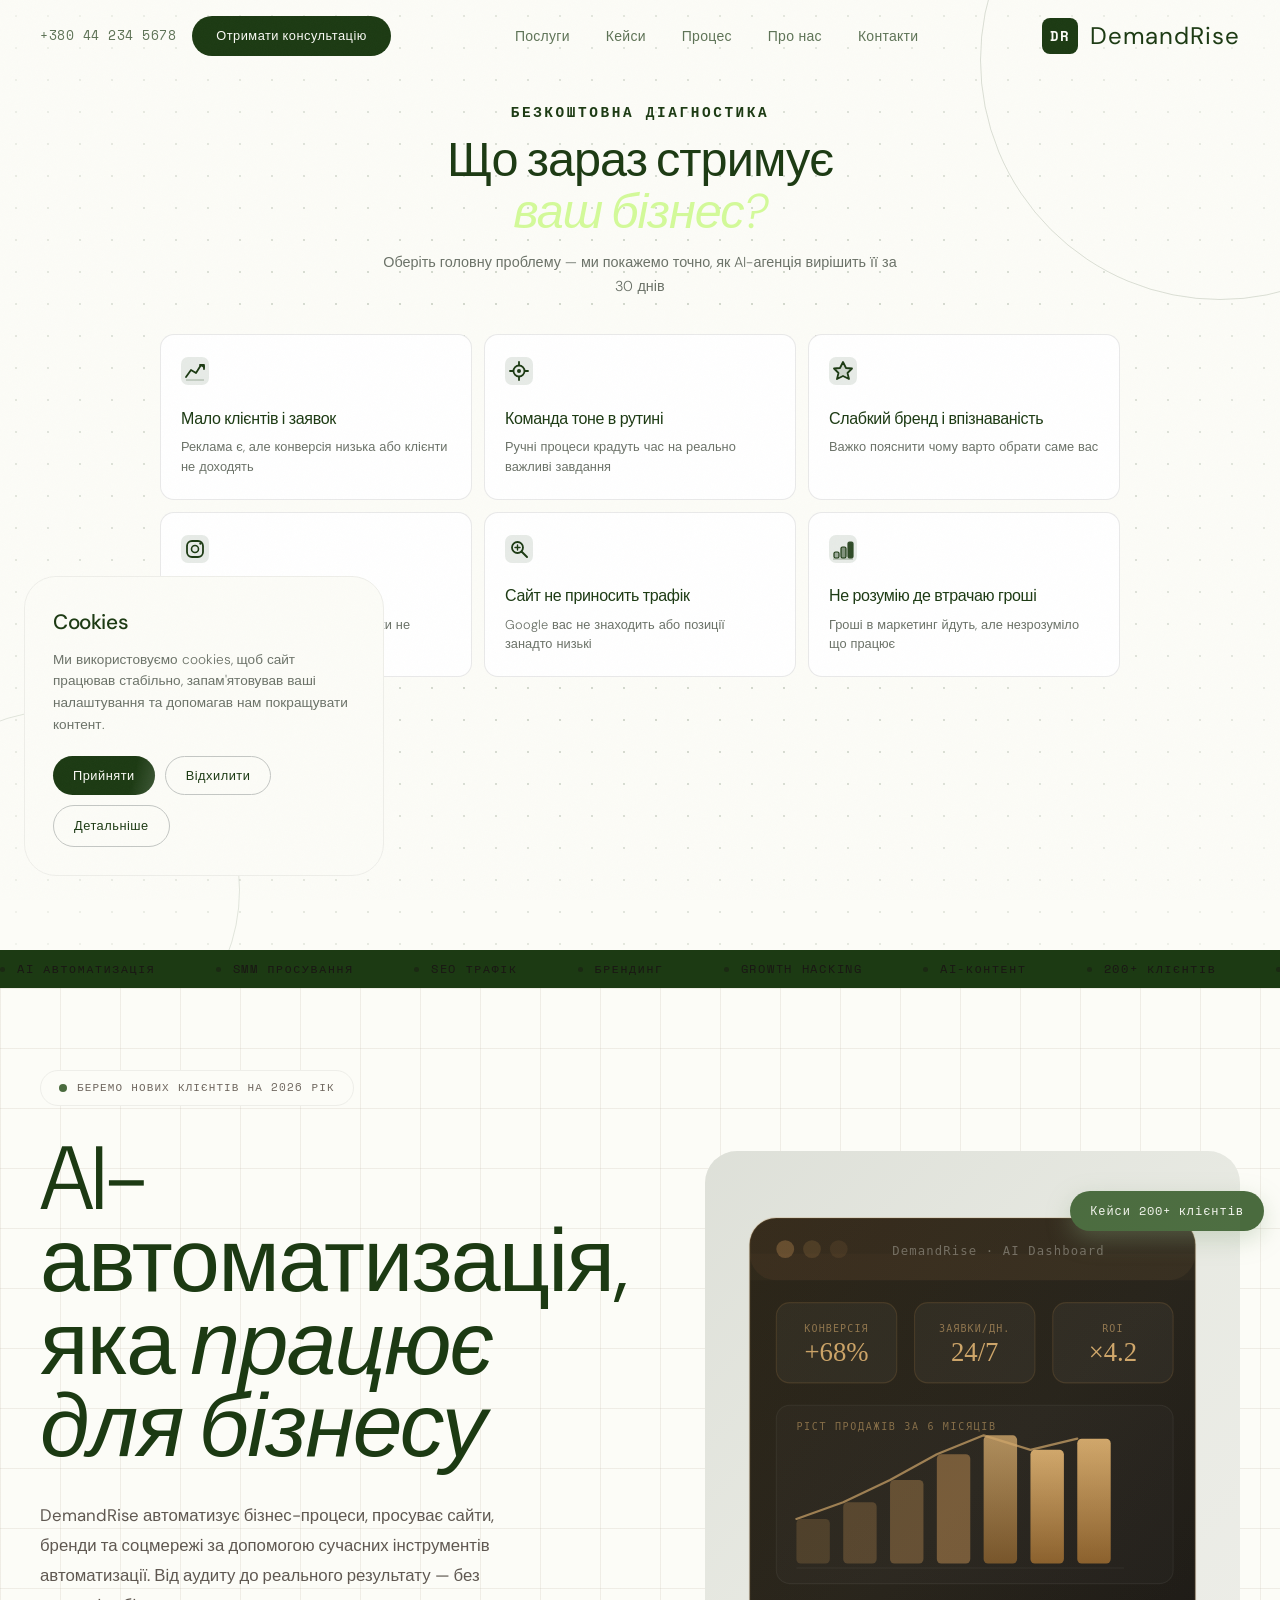
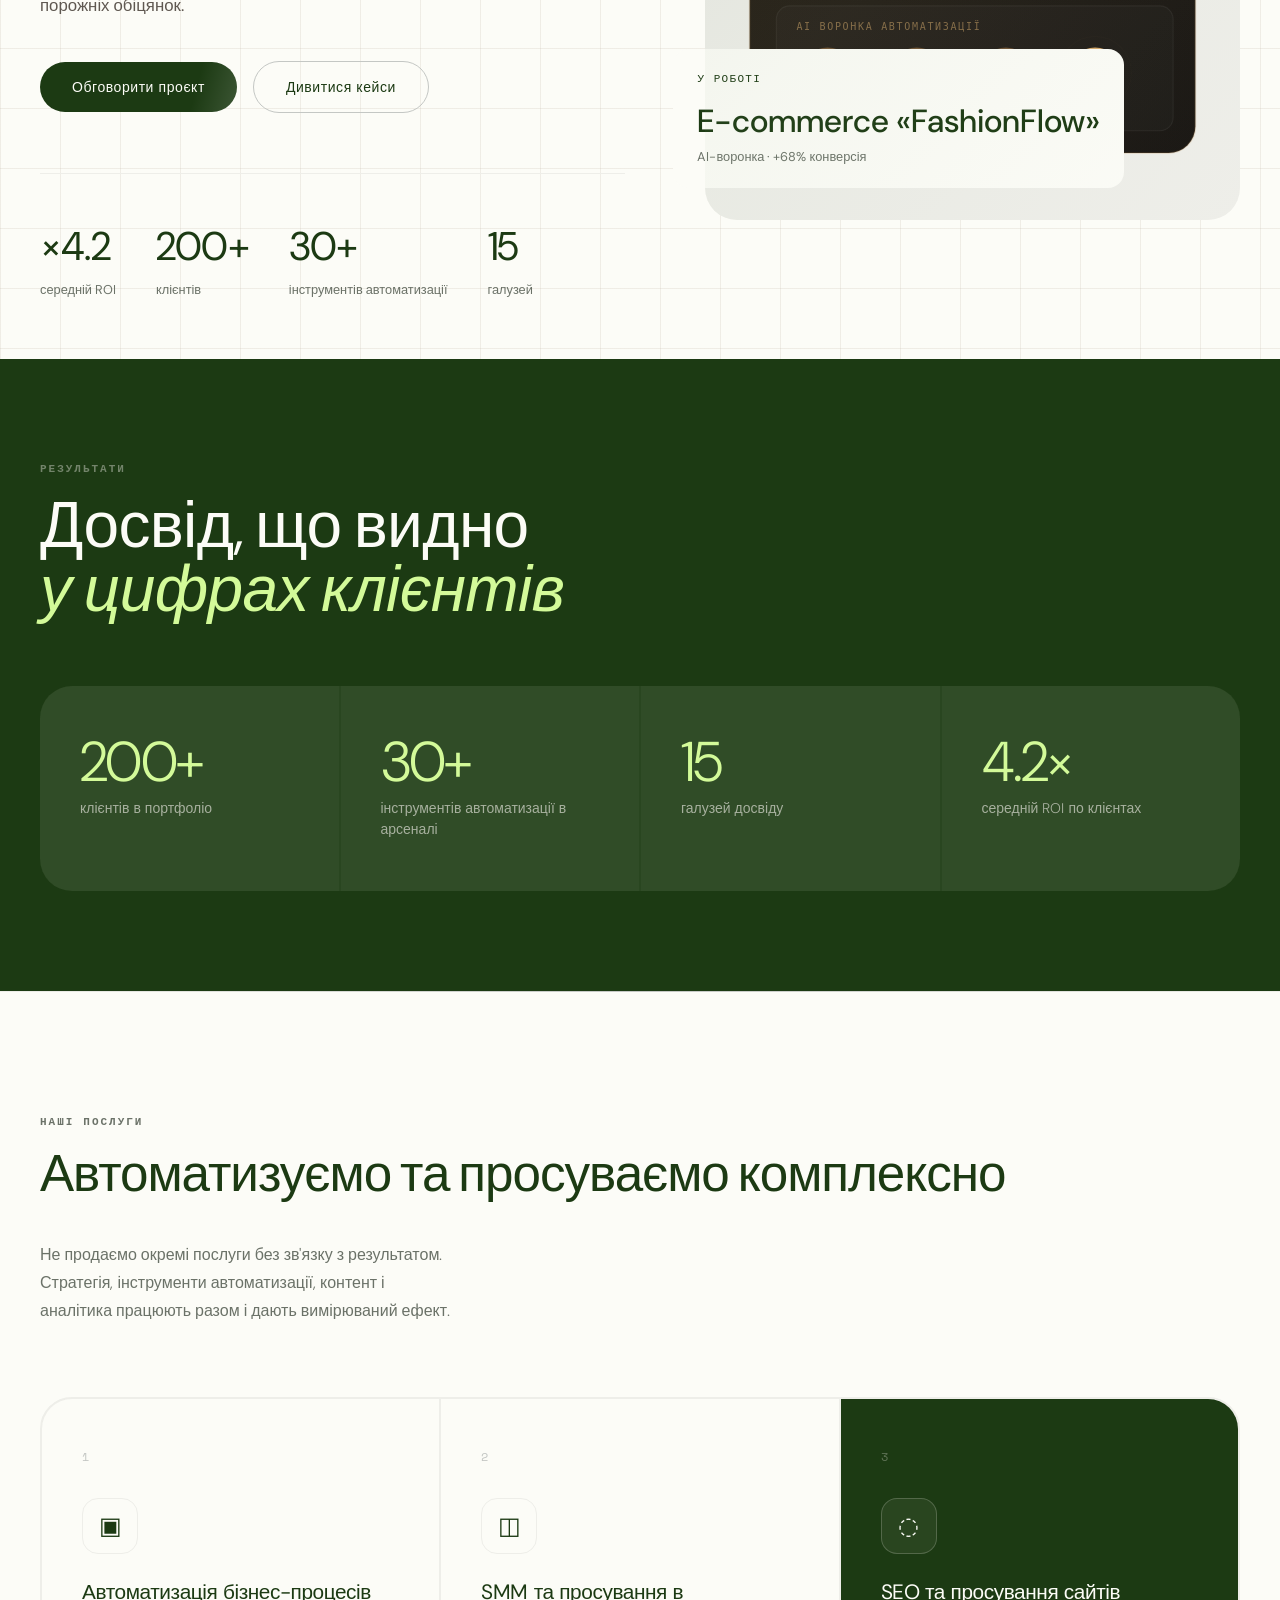
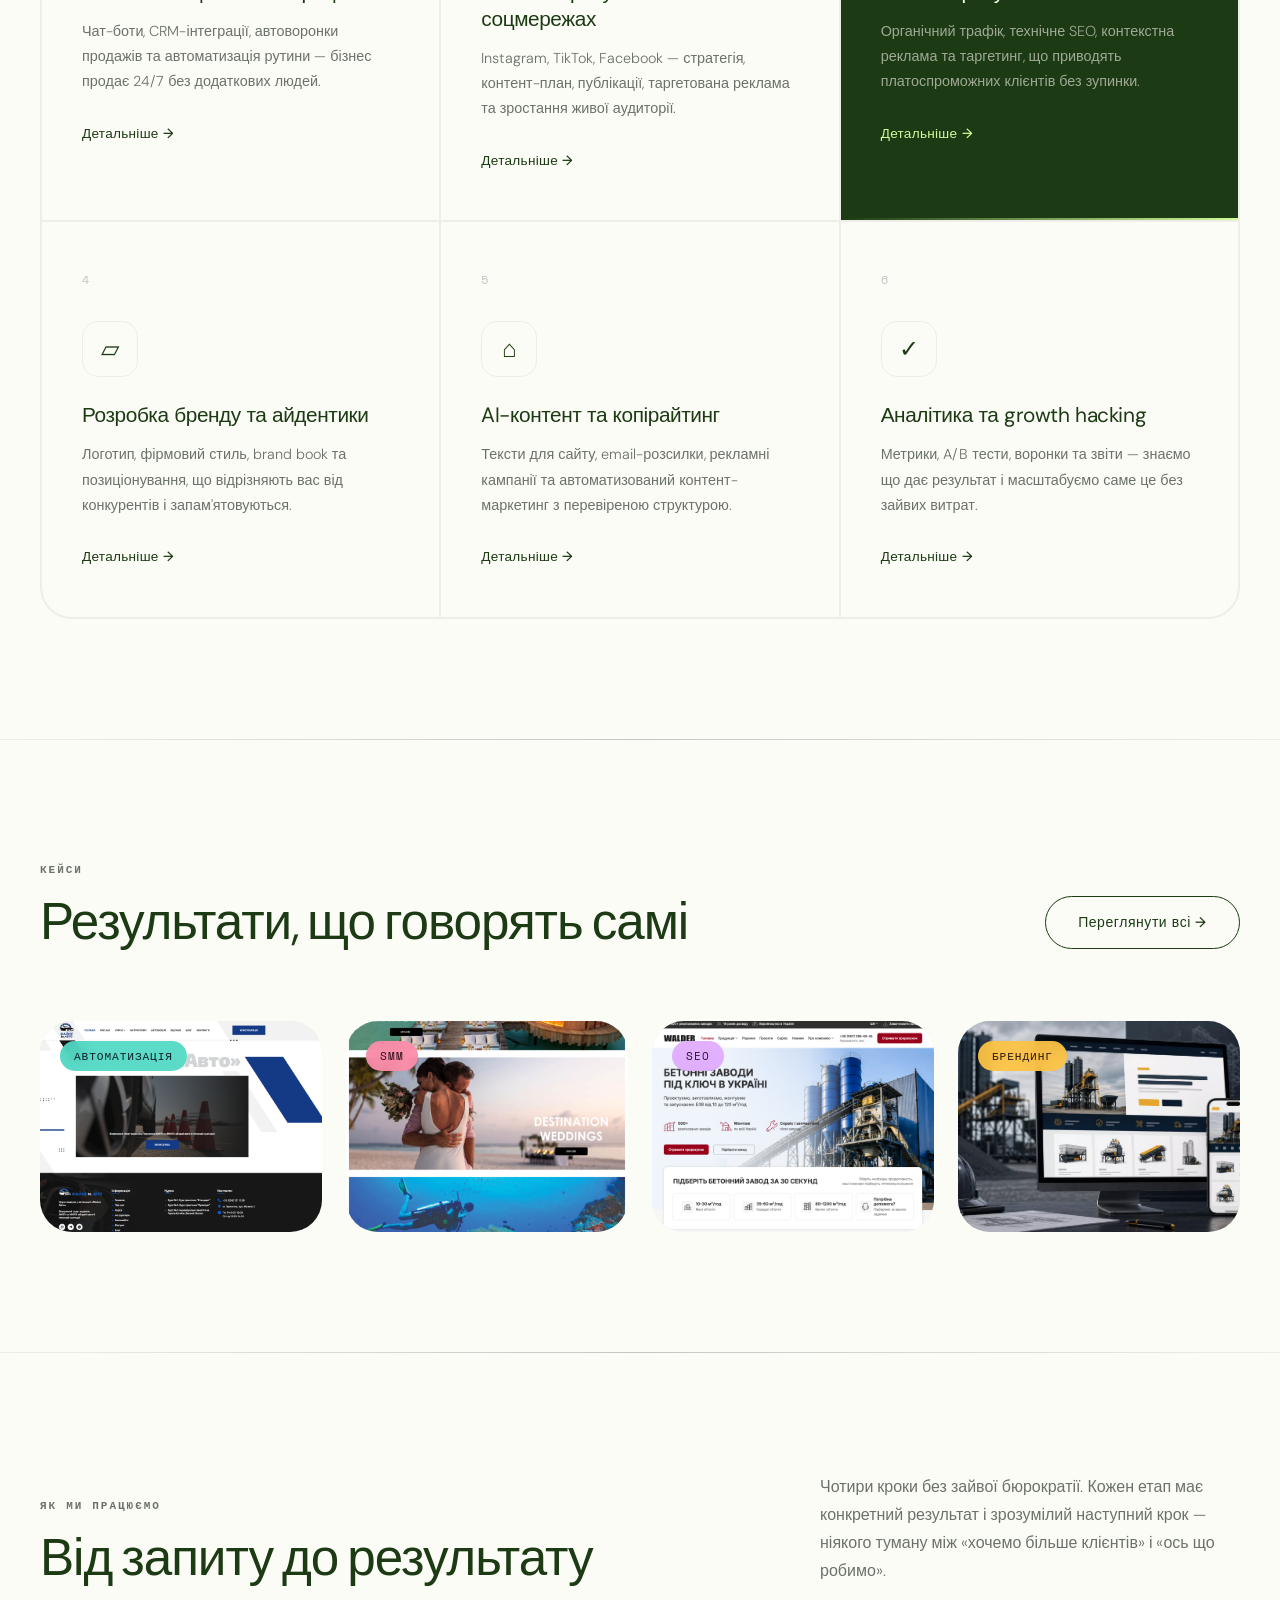
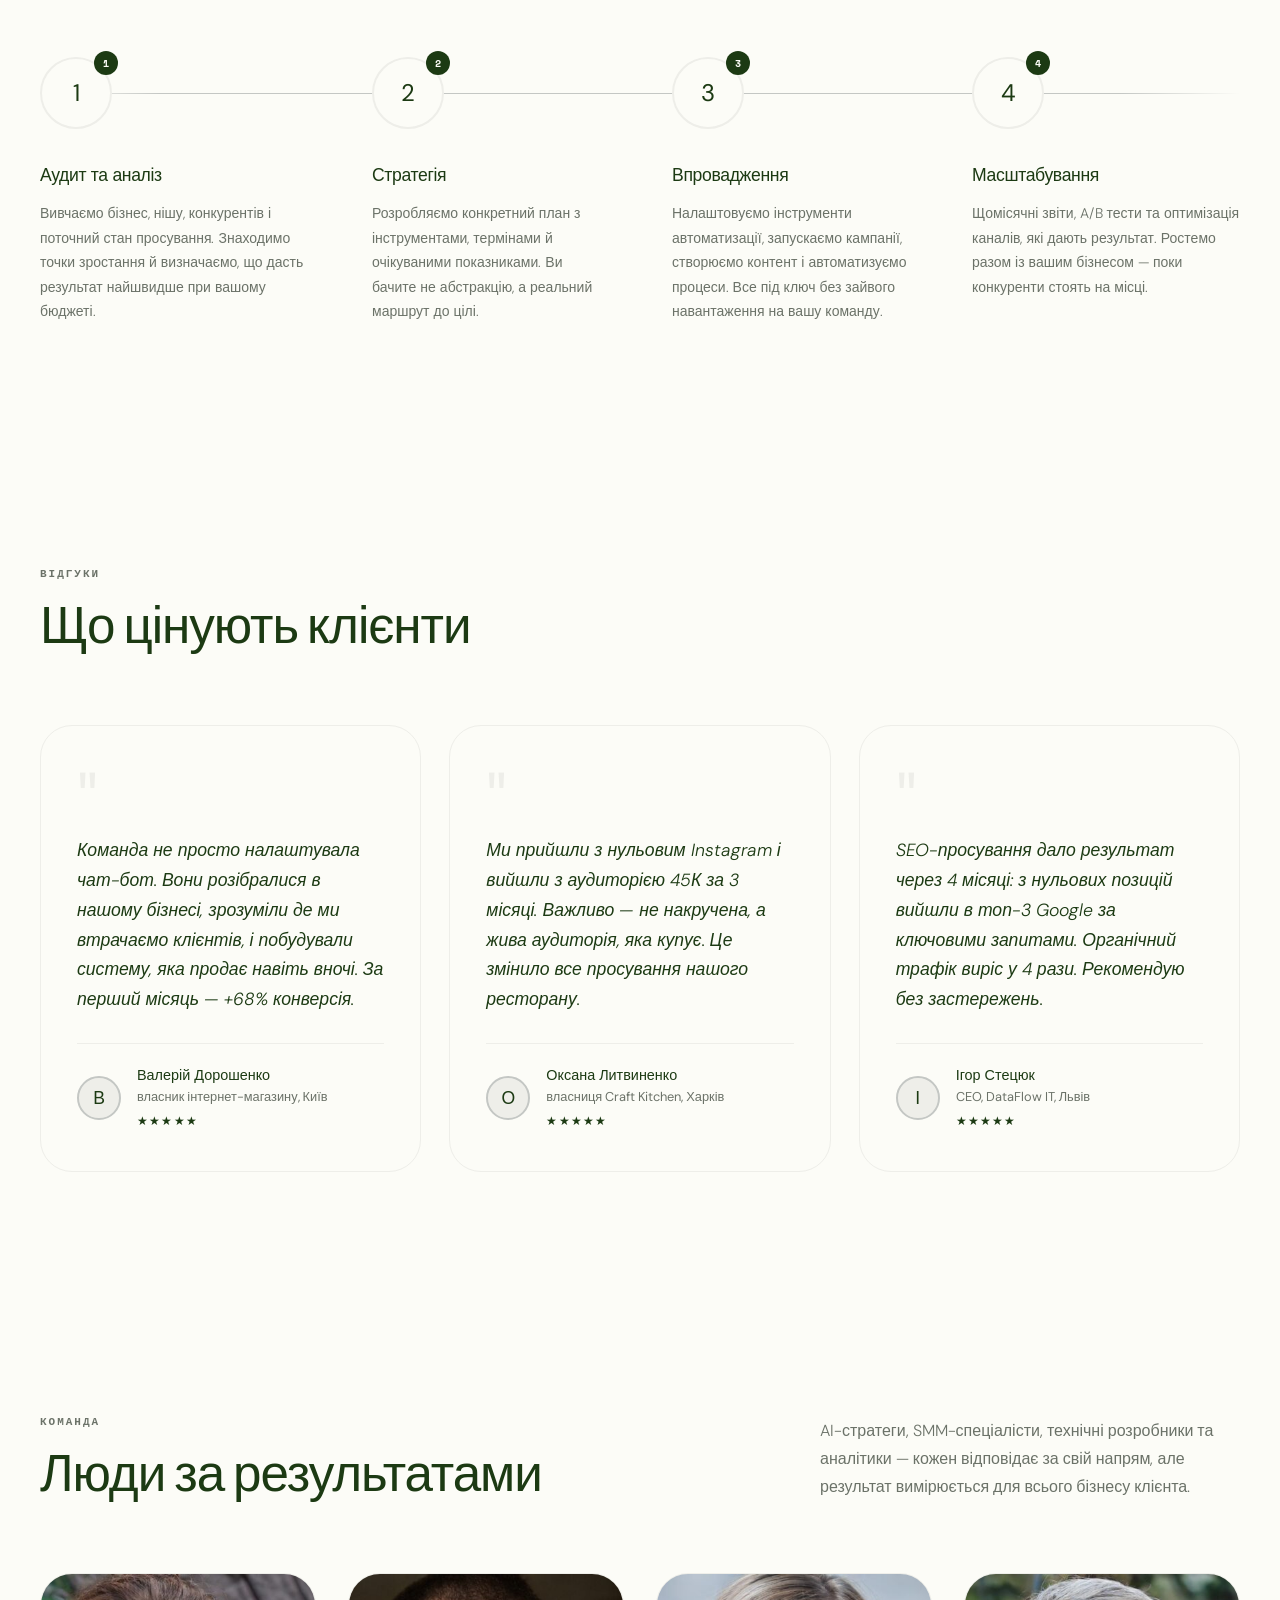
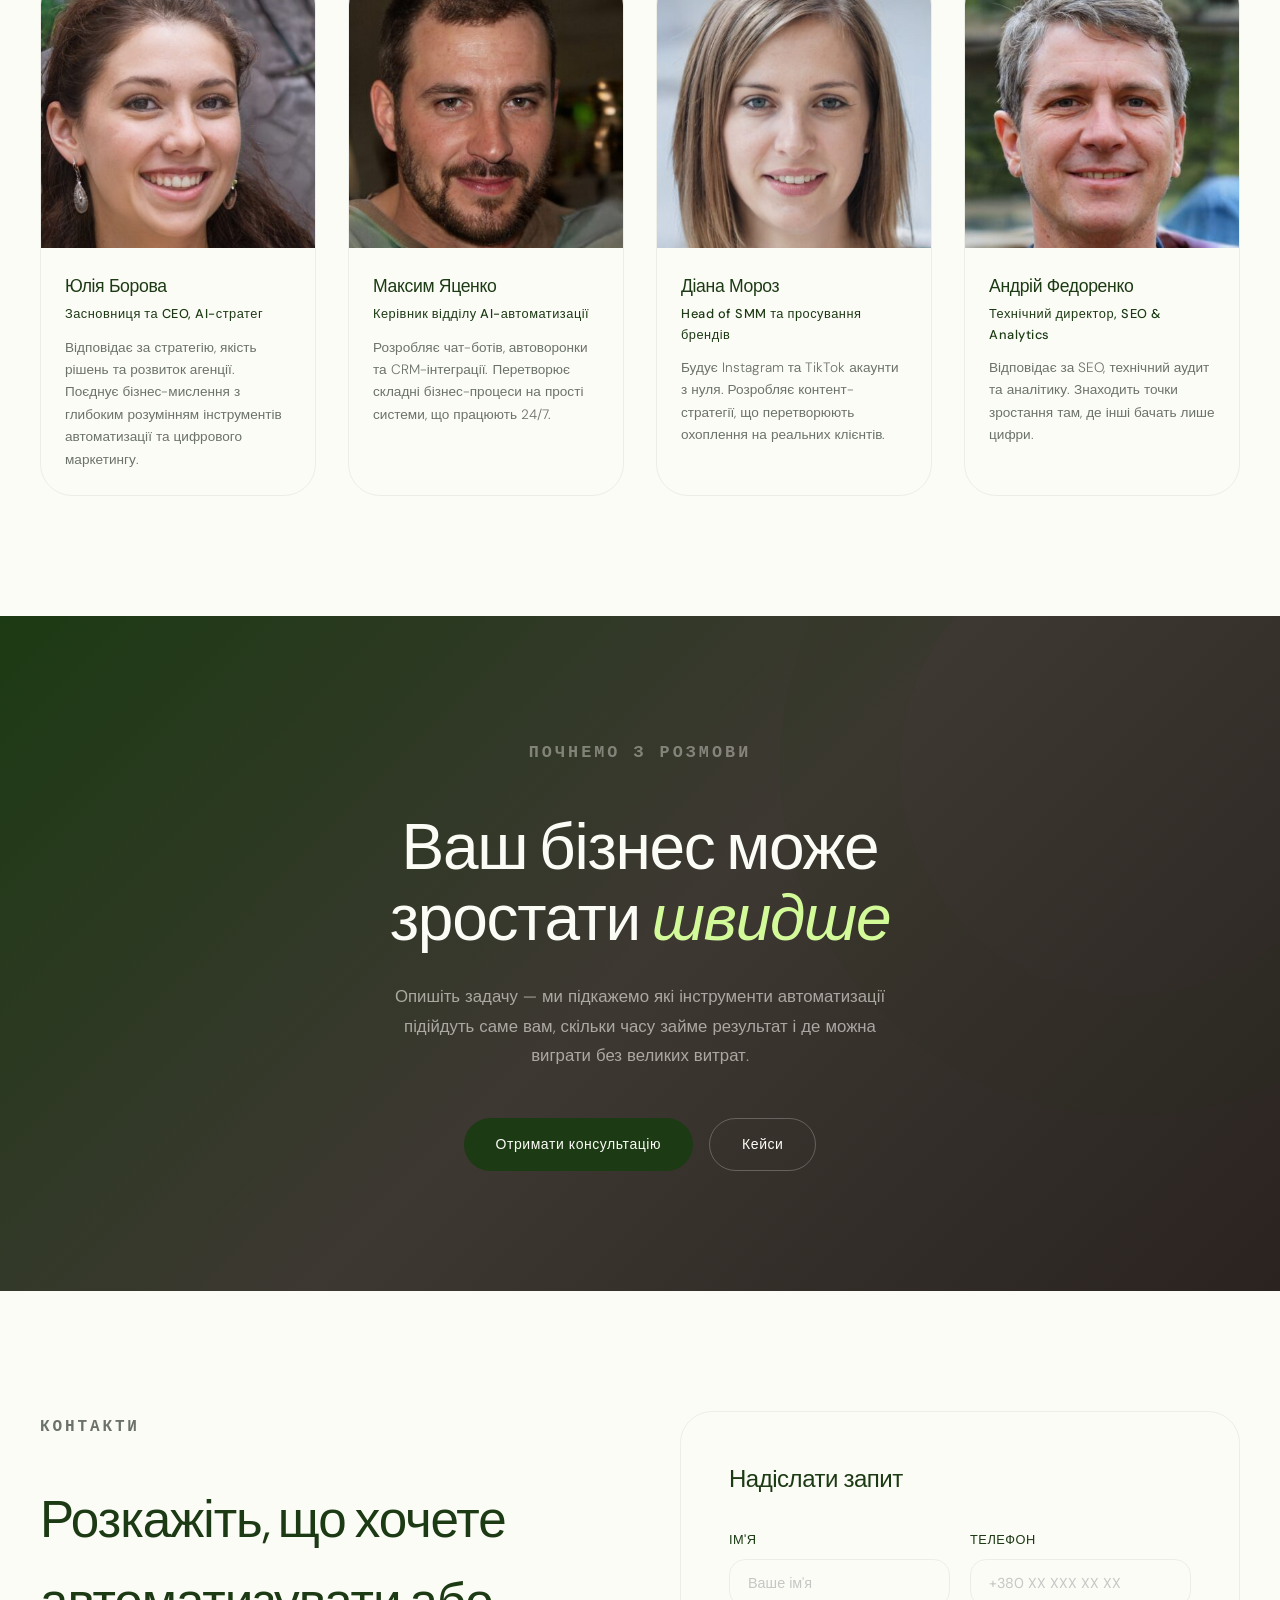
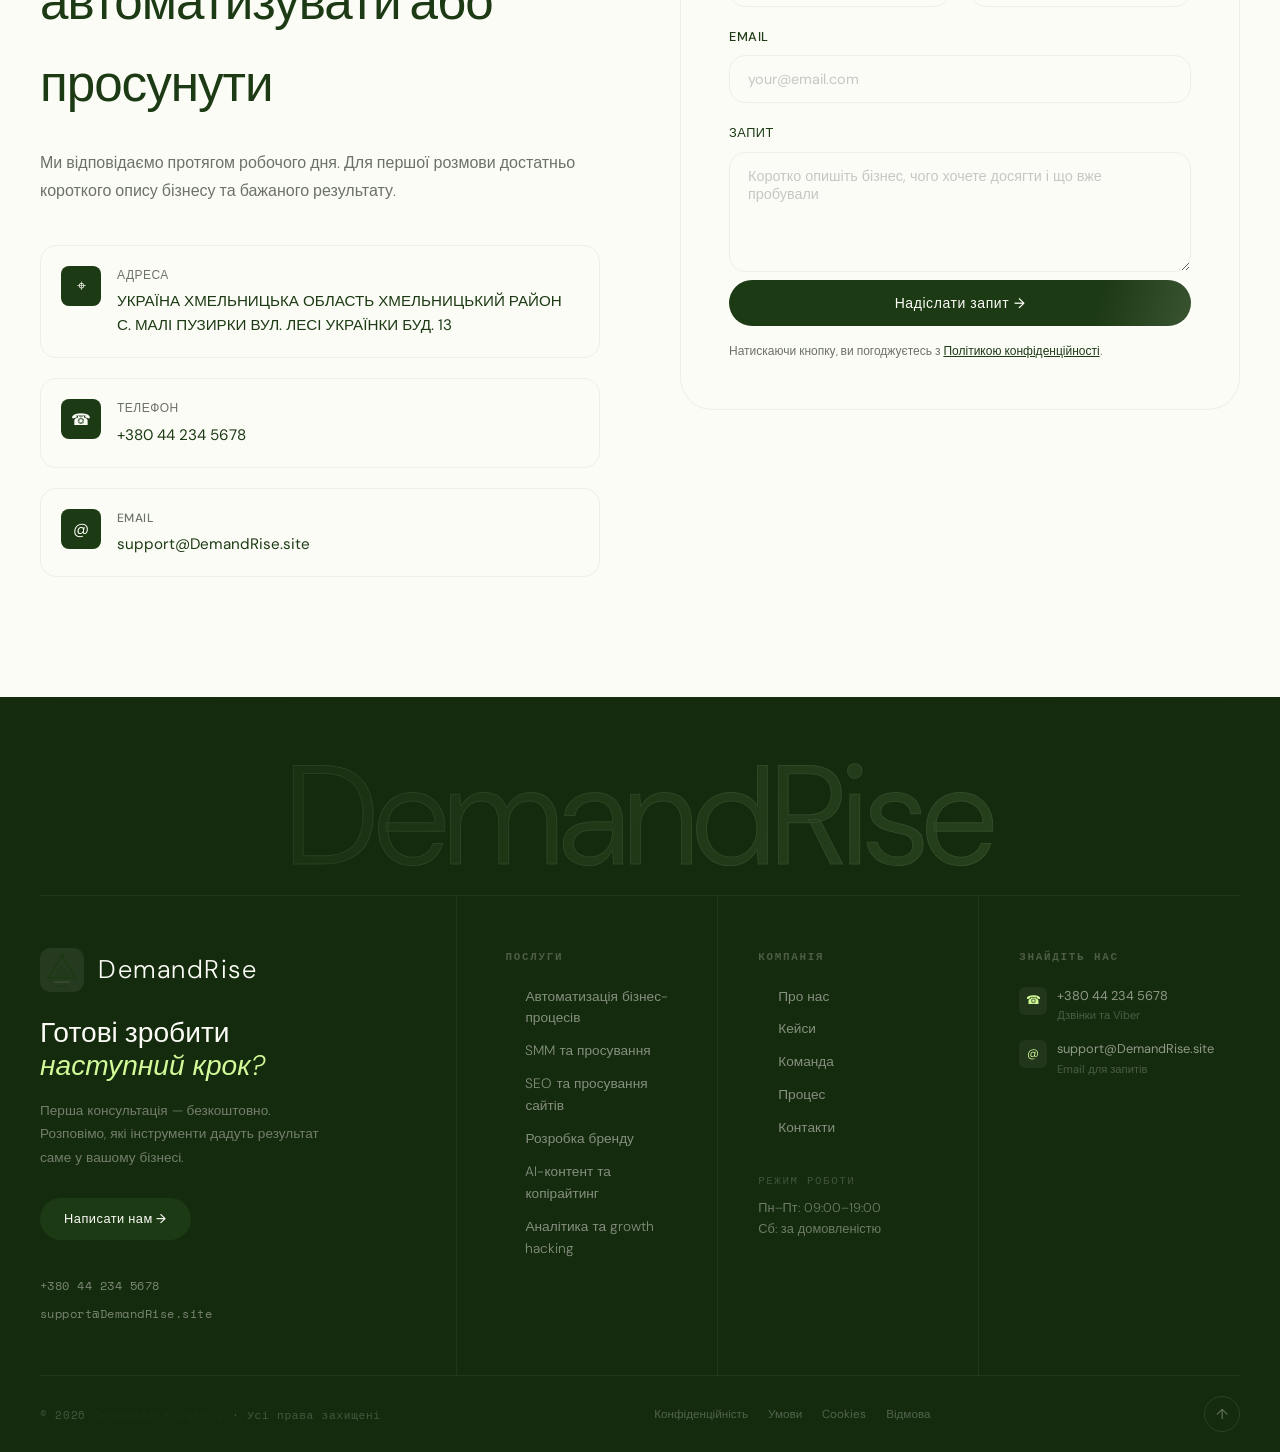
<file: index.html>
﻿<!doctype html>
<html lang="uk">
<head>
  <meta charset="UTF-8"/>
  <link rel="icon" type="image/svg+xml" href="/favicon.svg"/>
  <meta name="viewport" content="width=device-width,initial-scale=1"/>
  <title>DemandRise — AI-агенція автоматизації та просування бізнесу</title>
  <meta name="description" content="DemandRise — автоматизуємо бізнес-процеси за допомогою AI, просуваємо сайти, бренди та Instagram-акаунти. Результат вимірюється цифрами."/>
  <meta property="og:title" content="DemandRise — AI-агенція автоматизації та просування"/>
  <meta property="og:description" content="Автоматизуємо, просуваємо, масштабуємо. AI-рішення для вашого бізнесу."/>
  <meta property="og:type" content="website"/>
  <link rel="stylesheet" href="assets/css/style.css"/>
  <style>
    /* ── Diagnostic Block ── */
    .diag-section{
      background:var(--ivory);
      padding:88px 0 64px;
      position:relative;
      overflow:hidden;
    }
    /* dot-grid background pattern */
    .diag-section::after{
      content:'';position:absolute;inset:0;
      background-image:radial-gradient(circle,rgba(28,58,19,.18) 1.5px,transparent 1.5px);
      background-size:32px 32px;
      pointer-events:none;
      mask-image:radial-gradient(ellipse 85% 85% at 50% 50%,#000 30%,transparent 100%);
      -webkit-mask-image:radial-gradient(ellipse 85% 85% at 50% 50%,#000 30%,transparent 100%);
    }
    /* decorative arc top-right */
    .diag-section::before{
      content:'';position:absolute;top:-180px;right:-180px;
      width:480px;height:480px;border-radius:50%;
      border:1.5px solid rgba(28,58,19,.15);
      pointer-events:none;
    }
    .diag-bg-arc2{
      position:absolute;bottom:-120px;left:-120px;
      width:360px;height:360px;border-radius:50%;
      border:1.5px solid rgba(28,58,19,.12);
      pointer-events:none;
    }
    .diag-heading{text-align:center;margin-bottom:36px;position:relative;z-index:1}
    .diag-heading h2{font-family:var(--font-display);font-size:clamp(26px,3.8vw,52px);font-weight:300;color:var(--charcoal);line-height:1.08;margin-top:10px}
    .diag-heading p{color:var(--warm-gray);margin-top:12px;max-width:520px;margin-left:auto;margin-right:auto;font-size:.9rem;line-height:1.65}
    .diag-grid{display:grid;grid-template-columns:repeat(3,1fr);gap:12px;max-width:960px;margin:0 auto;position:relative;z-index:1}
    @media(max-width:768px){.diag-grid{grid-template-columns:1fr 1fr}}
    @media(max-width:480px){.diag-grid{grid-template-columns:1fr}}
    .diag-card{border:1px solid rgba(46,43,39,.10);border-radius:14px;padding:22px 20px;cursor:pointer;transition:all .3s cubic-bezier(.4,0,.2,1);position:relative;overflow:hidden;background:#fff;box-shadow:0 2px 16px rgba(46,43,39,.06)}
    .diag-card::before{content:'';position:absolute;inset:0;background:linear-gradient(135deg,rgba(28,58,19,.08),transparent);opacity:0;transition:opacity .3s}
    .diag-card:hover{border-color:rgba(28,58,19,.4);transform:translateY(-4px);box-shadow:0 8px 32px rgba(28,58,19,.12)}
    .diag-card:hover::before{opacity:1}
    .diag-card.active{border-color:#1C3A13;background:linear-gradient(135deg,rgba(28,58,19,.06),#fff);transform:translateY(-4px);box-shadow:0 8px 32px rgba(28,58,19,.15)}
    .diag-card.active::before{opacity:1}
    .diag-card.dimmed{opacity:.3}
    .diag-icon{font-size:22px;margin-bottom:10px;display:block}
    .diag-card h3{font-family:var(--font-display);font-size:1rem;font-weight:400;color:var(--charcoal);margin-bottom:6px}
    .diag-card p{font-size:.8rem;color:var(--warm-gray);line-height:1.55;margin:0}
    .diag-result{max-width:720px;margin:40px auto 0;text-align:center;opacity:0;transform:translateY(16px);transition:all .45s cubic-bezier(.4,0,.2,1);pointer-events:none;position:relative;z-index:1}
    .diag-result.visible{opacity:1;transform:none;pointer-events:auto}
    .diag-result-box{border:1px solid rgba(28,58,19,.25);border-radius:16px;padding:36px 40px;background:#fff;box-shadow:0 4px 40px rgba(28,58,19,.12)}
    .diag-result-label{font-family:var(--font-mono);font-size:.72rem;letter-spacing:.2em;color:var(--bronze);text-transform:uppercase;margin-bottom:12px}
    .diag-result-text{font-size:1.05rem;color:var(--charcoal);line-height:1.75;margin-bottom:24px}
    .diag-result-actions{display:flex;gap:12px;justify-content:center;flex-wrap:wrap}
    /* ── Ticker strip ── */
    .ticker-strip{background:var(--bronze);padding:10px 0;overflow:hidden;position:relative}
    .ticker-inner{display:flex;gap:60px;animation:ticker 28s linear infinite;white-space:nowrap}
    .ticker-item{font-family:var(--font-mono);font-size:.72rem;letter-spacing:.15em;color:#1A1714;display:flex;align-items:center;gap:12px}
    .ticker-dot{width:5px;height:5px;border-radius:50%;background:#1A1714;opacity:.5;flex-shrink:0}
    @keyframes ticker{from{transform:translateX(0)}to{transform:translateX(-50%)}}
    /* ── Feature strip ── */
    .feature-strip{display:grid;grid-template-columns:repeat(4,1fr);gap:0;border-top:1px solid var(--cream);border-bottom:1px solid var(--cream)}
    .feature-strip-item{padding:40px 32px;border-right:1px solid var(--cream);display:flex;flex-direction:column;gap:10px}
    .feature-strip-item:last-child{border-right:none}
    .feature-strip-num{font-family:var(--font-display);font-size:2.8rem;font-weight:300;color:var(--bronze);line-height:1}
    .feature-strip-label{font-size:.82rem;color:var(--warm-gray);line-height:1.5}
    @media(max-width:768px){.feature-strip{grid-template-columns:1fr 1fr}.feature-strip-item:nth-child(2){border-right:none}.feature-strip-item:nth-child(3){border-right:1px solid var(--cream)}}
  </style>
</head>
<body>

<div class="grain-overlay"></div>
<div class="scroll-progress"></div>

<div class="page-loader" id="pageLoader">
  <div class="loader-inner">
    <div class="loader-brand">DemandRise</div>
    <div class="loader-bar"><div class="loader-progress"></div></div>
  </div>
</div>

<div class="cookie-popup" id="cookiePopup">
  <h3>Cookies</h3>
  <p>Ми використовуємо cookies, щоб сайт працював стабільно, запам'ятовував ваші налаштування та допомагав нам покращувати контент.</p>
  <div class="cookie-actions">
    <button class="btn btn-primary" id="acceptCookies">Прийняти</button>
    <button class="btn btn-ghost" id="declineCookies">Відхилити</button>
    <a class="btn btn-ghost" href="/cookie-policy">Детальніше</a>
  </div>
</div>

<header class="site-header scrolled" id="top">
  <div class="container nav-wrap">
    <a class="brand" href="/" aria-label="DemandRise"><div class="brand-mark">DR</div>DemandRise</a>
    <button class="nav-toggle" aria-label="Меню" aria-expanded="false"><span></span><span></span><span></span></button>
    <nav class="main-nav" aria-label="Головна навігація">
      <a href="/services">Послуги</a>
      <a href="/projects">Кейси</a>
      <a href="/#process">Процес</a>
      <a href="/about">Про нас</a>
      <a href="/contact">Контакти</a>
    </nav>
    <div class="header-actions">
      <a class="header-phone" href="tel:+380442345678">+380 44 234 5678</a>
      <a class="header-cta" href="/contact">Отримати консультацію</a>
    </div>
  </div>
</header>

<main>

  <!-- ══════════════════════════════════════════
       БЛОК 1 — AI ДІАГНОСТИКА (унікальний перший)
  ══════════════════════════════════════════ -->
  <section class="diag-section" id="diagnostic">
    <div class="diag-bg-arc2"></div>
    <div class="container">
      <div class="diag-heading">
        <p class="section-label" style="color:var(--bronze)">Безкоштовна діагностика</p>
        <h2>Що зараз стримує<br/><em style="color:var(--bronze-lt)">ваш бізнес?</em></h2>
        <p>Оберіть головну проблему — ми покажемо точно, як AI-агенція вирішить її за 30 днів</p>
      </div>

      <div class="diag-grid" id="diagGrid">
        <div class="diag-card" tabindex="0"
          data-label="Мало клієнтів і заявок"
          data-solution="Ваша проблема — слабка видимість і втрата лідів. Ми запустимо SEO, таргетинг і AI-воронку, яка обробляє заявки 24/7. Середній результат клієнтів — +200% заявок за 60 днів.">
          <span class="diag-icon"><svg width="28" height="28" viewBox="0 0 28 28" fill="none"><rect width="28" height="28" rx="7" fill="rgba(28,58,19,0.10)"/><polyline points="5,20 10,13 15,16 20,8 23,10" stroke="#1C3A13" stroke-width="1.8" stroke-linecap="round" stroke-linejoin="round"/><polyline points="19,8 23,8 23,12" stroke="#1C3A13" stroke-width="1.8" stroke-linecap="round" stroke-linejoin="round"/><line x1="5" y1="23" x2="23" y2="23" stroke="rgba(28,58,19,0.35)" stroke-width="1"/></svg></span>
          <h3>Мало клієнтів і заявок</h3>
          <p>Реклама є, але конверсія низька або клієнти не доходять</p>
        </div>
        <div class="diag-card" tabindex="0"
          data-label="Команда тоне в рутині"
          data-solution="Щодня йдуть години на однотипні відповіді, рахунки, записи та звіти. Ми автоматизуємо це: чат-бот, CRM-інтеграція, тригерні листи. Клієнти звільняють 15–20 годин на тиждень.">
          <span class="diag-icon"><svg width="28" height="28" viewBox="0 0 28 28" fill="none"><rect width="28" height="28" rx="7" fill="rgba(28,58,19,0.10)"/><circle cx="14" cy="14" r="5.5" stroke="#1C3A13" stroke-width="1.8"/><line x1="14" y1="5" x2="14" y2="8" stroke="#1C3A13" stroke-width="1.8" stroke-linecap="round"/><line x1="14" y1="20" x2="14" y2="23" stroke="#1C3A13" stroke-width="1.8" stroke-linecap="round"/><line x1="5" y1="14" x2="8" y2="14" stroke="#1C3A13" stroke-width="1.8" stroke-linecap="round"/><line x1="20" y1="14" x2="23" y2="14" stroke="#1C3A13" stroke-width="1.8" stroke-linecap="round"/><circle cx="14" cy="14" r="2" fill="#1C3A13"/></svg></span>
          <h3>Команда тоне в рутині</h3>
          <p>Ручні процеси крадуть час на реально важливі завдання</p>
        </div>
        <div class="diag-card" tabindex="0"
          data-label="Слабкий бренд і впізнаваність"
          data-solution="Ваш бізнес не відрізняється від конкурентів — і це відчувають клієнти. Ми розробимо позиціонування, айдентику та контент-стратегію, яка зробить вас першим вибором у ніші.">
          <span class="diag-icon"><svg width="28" height="28" viewBox="0 0 28 28" fill="none"><rect width="28" height="28" rx="7" fill="rgba(28,58,19,0.10)"/><polygon points="14,5 17,11 23,11.5 18.5,16 20,22 14,19 8,22 9.5,16 5,11.5 11,11" stroke="#1C3A13" stroke-width="1.8" stroke-linejoin="round" fill="rgba(28,58,19,0.12)"/></svg></span>
          <h3>Слабкий бренд і впізнаваність</h3>
          <p>Важко пояснити чому варто обрати саме вас</p>
        </div>
        <div class="diag-card" tabindex="0"
          data-label="Instagram не продає"
          data-solution="Підписники є, але продажів немає — класична проблема без стратегії. Ми перепакуємо контент, налаштуємо таргет і побудуємо воронку прямо в Instagram. Кейс: 45K живих підписників за 90 днів.">
          <span class="diag-icon"><svg width="28" height="28" viewBox="0 0 28 28" fill="none"><rect width="28" height="28" rx="7" fill="rgba(28,58,19,0.10)"/><rect x="6" y="6" width="16" height="16" rx="5" stroke="#1C3A13" stroke-width="1.8"/><circle cx="14" cy="14" r="3.5" stroke="#1C3A13" stroke-width="1.6"/><circle cx="19.5" cy="8.5" r="1.2" fill="#1C3A13"/></svg></span>
          <h3>Instagram не продає</h3>
          <p>Є акаунт, є пости — але підписники не стають клієнтами</p>
        </div>
        <div class="diag-card" tabindex="0"
          data-label="Сайт не приносить трафік"
          data-solution="Якщо вас немає в Google — вас немає для більшості клієнтів. Ми проведемо SEO-аудит, виправимо критичні помилки і побудуємо органічний трафік, який зростає без зупинок. Результат — ×4 трафіку за 6 місяців.">
          <span class="diag-icon"><svg width="28" height="28" viewBox="0 0 28 28" fill="none"><rect width="28" height="28" rx="7" fill="rgba(28,58,19,0.10)"/><circle cx="12.5" cy="12.5" r="5.5" stroke="#1C3A13" stroke-width="1.8"/><line x1="16.5" y1="16.5" x2="22" y2="22" stroke="#1C3A13" stroke-width="2" stroke-linecap="round"/><line x1="10" y1="12.5" x2="15" y2="12.5" stroke="#1C3A13" stroke-width="1.4" stroke-linecap="round"/><line x1="12.5" y1="10" x2="12.5" y2="15" stroke="#1C3A13" stroke-width="1.4" stroke-linecap="round"/></svg></span>
          <h3>Сайт не приносить трафік</h3>
          <p>Google вас не знаходить або позиції занадто низькі</p>
        </div>
        <div class="diag-card" tabindex="0"
          data-label="Не розумію де втрачаю гроші"
          data-solution="Без аналітики ви оптимізуєте наосліп. Ми налаштуємо відстеження всієї воронки, знайдемо де тікають гроші і побудуємо звітність, яка реально допомагає приймати рішення щодня.">
          <span class="diag-icon"><svg width="28" height="28" viewBox="0 0 28 28" fill="none"><rect width="28" height="28" rx="7" fill="rgba(28,58,19,0.10)"/><rect x="5" y="17" width="5" height="6" rx="1.5" fill="rgba(28,58,19,0.35)" stroke="#1C3A13" stroke-width="1.2"/><rect x="12" y="12" width="5" height="11" rx="1.5" fill="rgba(28,58,19,0.5)" stroke="#1C3A13" stroke-width="1.2"/><rect x="19" y="7" width="5" height="16" rx="1.5" fill="#1C3A13" stroke="#1C3A13" stroke-width="1.2" opacity="0.9"/><line x1="4" y1="24" x2="24" y2="24" stroke="rgba(28,58,19,0.4)" stroke-width="1"/></svg></span>
          <h3>Не розумію де втрачаю гроші</h3>
          <p>Гроші в маркетинг йдуть, але незрозуміло що працює</p>
        </div>
      </div>

      <div class="diag-result" id="diagResult">
        <div class="diag-result-box">
          <div class="diag-result-label" id="diagResultLabel">Рішення для вашої ситуації</div>
          <div class="diag-result-text" id="diagResultText"></div>
          <div class="diag-result-actions">
            <a class="btn btn-bronze" href="/contact">Отримати план вирішення →</a>
            <a class="btn btn-ghost" href="/services" style="color:var(--ivory);border-color:rgba(247,244,239,.25)">Всі послуги</a>
          </div>
        </div>
      </div>
    </div>
  </section>

  <!-- ══════════════════════════════════════════
       TICKER — рухомий рядок
  ══════════════════════════════════════════ -->
  <div class="ticker-strip">
    <div class="ticker-inner" aria-hidden="true">
      <span class="ticker-item"><span class="ticker-dot"></span>AI АВТОМАТИЗАЦІЯ</span>
      <span class="ticker-item"><span class="ticker-dot"></span>SMM ПРОСУВАННЯ</span>
      <span class="ticker-item"><span class="ticker-dot"></span>SEO ТРАФІК</span>
      <span class="ticker-item"><span class="ticker-dot"></span>БРЕНДИНГ</span>
      <span class="ticker-item"><span class="ticker-dot"></span>GROWTH HACKING</span>
      <span class="ticker-item"><span class="ticker-dot"></span>AI-КОНТЕНТ</span>
      <span class="ticker-item"><span class="ticker-dot"></span>200+ КЛІЄНТІВ</span>
      <span class="ticker-item"><span class="ticker-dot"></span>30+ AI ІНСТРУМЕНТІВ</span>
      <!-- duplicate for seamless loop -->
      <span class="ticker-item"><span class="ticker-dot"></span>AI АВТОМАТИЗАЦІЯ</span>
      <span class="ticker-item"><span class="ticker-dot"></span>SMM ПРОСУВАННЯ</span>
      <span class="ticker-item"><span class="ticker-dot"></span>SEO ТРАФІК</span>
      <span class="ticker-item"><span class="ticker-dot"></span>БРЕНДИНГ</span>
      <span class="ticker-item"><span class="ticker-dot"></span>GROWTH HACKING</span>
      <span class="ticker-item"><span class="ticker-dot"></span>AI-КОНТЕНТ</span>
      <span class="ticker-item"><span class="ticker-dot"></span>200+ КЛІЄНТІВ</span>
      <span class="ticker-item"><span class="ticker-dot"></span>30+ AI ІНСТРУМЕНТІВ</span>
    </div>
  </div>

  <!-- ══════════════════════════════════════════
       БЛОК 2 — HERO
  ══════════════════════════════════════════ -->
  <section class="hero" id="hero">
    <div class="hero-bg-pattern"></div>
    <div class="container hero-content">
      <div>
        <div class="hero-label reveal"><div class="hero-label-dot"></div><span>Беремо нових клієнтів на 2026 рік</span></div>
        <h1 class="hero-title reveal reveal-delay-1">AI-автоматизація,<br/>яка <em>працює для бізнесу</em></h1>
        <p class="hero-desc reveal reveal-delay-2">DemandRise автоматизує бізнес-процеси, просуває сайти, бренди та соцмережі за допомогою сучасних інструментів автоматизації. Від аудиту до реального результату — без порожніх обіцянок.</p>
        <div class="hero-actions reveal reveal-delay-3">
          <a class="btn btn-primary" href="/contact">Обговорити проєкт</a>
          <a class="btn btn-ghost" href="/projects">Дивитися кейси</a>
        </div>
        <div class="hero-stats reveal reveal-delay-4">
          <div><div class="hero-stat-num">×4.2</div><div class="hero-stat-label">середній ROI</div></div>
          <div><div class="hero-stat-num" data-count="200" data-suffix="+">200+</div><div class="hero-stat-label">клієнтів</div></div>
          <div><div class="hero-stat-num" data-count="30" data-suffix="+">30+</div><div class="hero-stat-label">інструментів автоматизації</div></div>
          <div><div class="hero-stat-num" data-count="15" data-suffix="">15</div><div class="hero-stat-label">галузей</div></div>
        </div>
      </div>
      <div class="hero-right">
        <div class="hero-image-frame">
          <div class="hero-arch-visual"><img class="content-image" src="assets/img/hero-ai.svg" alt="Автоматизація бізнес-процесів"/></div>
        </div>
        <div class="hero-card-float"><p class="eyebrow">У роботі</p><div class="value">E-commerce «FashionFlow»</div><div class="sub">AI-воронка · +68% конверсія</div></div>
        <div class="hero-tag-float">Кейси 200+ клієнтів</div>
      </div>
    </div>
  </section>

  <!-- ══════════════════════════════════════════
       БЛОК 3 — ЦИФРИ/МЕТРИКИ
  ══════════════════════════════════════════ -->
  <section class="awards-section" id="awards">
    <div class="container">
      <p class="section-label reveal">Результати</p>
      <h2 class="display-lg reveal reveal-delay-1" style="color:var(--ivory);margin-top:16px">Досвід, що видно<br/><em style="color:var(--bronze-lt)">у цифрах клієнтів</em></h2>
      <div class="awards-grid">
        <div class="award-item reveal"><div class="award-num" data-count="200" data-suffix="+">200+</div><div class="award-label">клієнтів в портфоліо</div></div>
        <div class="award-item reveal reveal-delay-1"><div class="award-num" data-count="30" data-suffix="+">30+</div><div class="award-label">інструментів автоматизації в арсеналі</div></div>
        <div class="award-item reveal reveal-delay-2"><div class="award-num" data-count="15">15</div><div class="award-label">галузей досвіду</div></div>
        <div class="award-item reveal reveal-delay-3"><div class="award-num">4.2×</div><div class="award-label">середній ROI по клієнтах</div></div>
      </div>
    </div>
  </section>

  <div class="divider"></div>

  <!-- ══════════════════════════════════════════
       БЛОК 4 — ПОСЛУГИ
  ══════════════════════════════════════════ -->
  <section class="services-section" id="services">
    <div class="container">
      <div class="section-header">
        <div><p class="section-label reveal">Наші послуги</p><h2 class="reveal reveal-delay-1">Автоматизуємо та просуваємо комплексно</h2></div>
        <p class="reveal reveal-delay-2">Не продаємо окремі послуги без зв'язку з результатом. Стратегія, інструменти автоматизації, контент і аналітика працюють разом і дають вимірюваний ефект.</p>
      </div>
      <div class="services-grid">
        <div class="service-card reveal"><div class="service-num">1</div><div class="service-icon">▣</div><h3>Автоматизація бізнес-процесів</h3><p>Чат-боти, CRM-інтеграції, автоворонки продажів та автоматизація рутини — бізнес продає 24/7 без додаткових людей.</p><a href="/services" class="service-link">Детальніше →</a></div>
        <div class="service-card reveal reveal-delay-1"><div class="service-num">2</div><div class="service-icon">◫</div><h3>SMM та просування в соцмережах</h3><p>Instagram, TikTok, Facebook — стратегія, контент-план, публікації, таргетована реклама та зростання живої аудиторії.</p><a href="/services" class="service-link">Детальніше →</a></div>
        <div class="service-card featured reveal reveal-delay-2"><div class="service-num" style="color:rgba(247,244,239,.3)">3</div><div class="service-icon">◌</div><h3>SEO та просування сайтів</h3><p>Органічний трафік, технічне SEO, контекстна реклама та таргетинг, що приводять платоспроможних клієнтів без зупинки.</p><a href="/services" class="service-link">Детальніше →</a></div>
        <div class="service-card reveal"><div class="service-num">4</div><div class="service-icon">▱</div><h3>Розробка бренду та айдентики</h3><p>Логотип, фірмовий стиль, brand book та позиціонування, що відрізняють вас від конкурентів і запам'ятовуються.</p><a href="/services" class="service-link">Детальніше →</a></div>
        <div class="service-card reveal reveal-delay-1"><div class="service-num">5</div><div class="service-icon">⌂</div><h3>AI-контент та копірайтинг</h3><p>Тексти для сайту, email-розсилки, рекламні кампанії та автоматизований контент-маркетинг з перевіреною структурою.</p><a href="/services" class="service-link">Детальніше →</a></div>
        <div class="service-card reveal reveal-delay-2"><div class="service-num">6</div><div class="service-icon">✓</div><h3>Аналітика та growth hacking</h3><p>Метрики, A/B тести, воронки та звіти — знаємо що дає результат і масштабуємо саме це без зайвих витрат.</p><a href="/services" class="service-link">Детальніше →</a></div>
      </div>
    </div>
  </section>

  <div class="divider"></div>

  <!-- ══════════════════════════════════════════
       БЛОК 5 — КЕЙСИ
  ══════════════════════════════════════════ -->
  <section class="projects-section" id="projects">
    <div class="container">
      <div class="section-header">
        <div><p class="section-label reveal">Кейси</p><h2 class="reveal reveal-delay-1">Результати, що говорять самі</h2></div>
        <a href="/projects" class="btn btn-outline reveal reveal-delay-2">Переглянути всі →</a>
      </div>
      <div class="projects-grid home-projects-grid">
        <article class="project-card" data-cat="automation"><div class="project-visual"><div class="project-visual-inner"><img class="project-image" src="assets/img/cases/znimok-ekrana-2026-03-22-o-10.57.00-1920x1308.png" alt="Автоматизація FashionFlow"/></div></div><div class="project-overlay"></div><div class="project-tag">Автоматизація</div><div class="project-info"><h3>FashionFlow E-commerce</h3><p>Автоворонка та чат-бот · +340% продажів</p></div></article>
        <article class="project-card" data-cat="smm"><div class="project-visual"><div class="project-visual-inner"><img class="project-image" src="assets/img/cases/getaways-scaled.jpg" alt="Instagram Craft Kitchen"/></div></div><div class="project-overlay"></div><div class="project-tag">SMM</div><div class="project-info"><h3>Ресторан «Craft Kitchen»</h3><p>Instagram · 0→45K підписників за 90 днів</p></div></article>
        <article class="project-card" data-cat="seo"><div class="project-visual"><div class="project-visual-inner"><img class="project-image" src="assets/img/cases/walder-home-desktop.png" alt="SEO DataFlow IT"/></div></div><div class="project-overlay"></div><div class="project-tag">SEO</div><div class="project-info"><h3>IT-компанія «DataFlow»</h3><p>SEO · ×4 органічного трафіку за 6 місяців</p></div></article>
        <article class="project-card" data-cat="brand"><div class="project-visual"><div class="project-visual-inner"><img class="project-image" src="assets/img/cases/xwalder-thematic-cover-no-text.png.pagespeed.ic.YAHi4Zmac1.webp" alt="Брендинг NovaTech"/></div></div><div class="project-overlay"></div><div class="project-tag">Брендинг</div><div class="project-info"><h3>Стартап «NovaTech»</h3><p>Бренд з нуля · від ідеї до впізнаваності</p></div></article>
      </div>
    </div>
  </section>

  <div class="divider"></div>

  <!-- ══════════════════════════════════════════
       БЛОК 6 — ПРОЦЕС
  ══════════════════════════════════════════ -->
  <section class="process-section" id="process">
    <div class="container">
      <div class="section-header">
        <div><p class="section-label reveal">Як ми працюємо</p><h2 class="reveal reveal-delay-1">Від запиту до результату</h2></div>
        <p class="reveal reveal-delay-2">Чотири кроки без зайвої бюрократії. Кожен етап має конкретний результат і зрозумілий наступний крок — ніякого туману між «хочемо більше клієнтів» і «ось що робимо».</p>
      </div>
      <div class="process-timeline">
        <div class="process-step reveal"><div class="step-dot">1<div class="step-num">1</div></div><h3>Аудит та аналіз</h3><p>Вивчаємо бізнес, нішу, конкурентів і поточний стан просування. Знаходимо точки зростання й визначаємо, що дасть результат найшвидше при вашому бюджеті.</p></div>
        <div class="process-step reveal reveal-delay-1"><div class="step-dot">2<div class="step-num">2</div></div><h3>Стратегія</h3><p>Розробляємо конкретний план з інструментами, термінами й очікуваними показниками. Ви бачите не абстракцію, а реальний маршрут до цілі.</p></div>
        <div class="process-step reveal reveal-delay-2"><div class="step-dot">3<div class="step-num">3</div></div><h3>Впровадження</h3><p>Налаштовуємо інструменти автоматизації, запускаємо кампанії, створюємо контент і автоматизуємо процеси. Все під ключ без зайвого навантаження на вашу команду.</p></div>
        <div class="process-step reveal reveal-delay-3"><div class="step-dot">4<div class="step-num">4</div></div><h3>Масштабування</h3><p>Щомісячні звіти, A/B тести та оптимізація каналів, які дають результат. Ростемо разом із вашим бізнесом — поки конкуренти стоять на місці.</p></div>
      </div>
    </div>
  </section>

  <!-- ══════════════════════════════════════════
       БЛОК 7 — ВІДГУКИ
  ══════════════════════════════════════════ -->
  <section class="testimonials-section" id="testimonials">
    <div class="container">
      <div class="section-header"><div><p class="section-label reveal">Відгуки</p><h2 class="reveal reveal-delay-1">Що цінують клієнти</h2></div></div>
      <div class="testimonials-track">
        <div class="testimonial-card reveal"><span class="quote-mark">"</span><p class="testimonial-text">Команда не просто налаштувала чат-бот. Вони розібралися в нашому бізнесі, зрозуміли де ми втрачаємо клієнтів, і побудували систему, яка продає навіть вночі. За перший місяць — +68% конверсія.</p><div class="testimonial-author"><div class="author-avatar">В</div><div><div class="author-name">Валерій Дорошенко</div><div class="author-title">власник інтернет-магазину, Київ</div><div class="rating">★★★★★</div></div></div></div>
        <div class="testimonial-card reveal reveal-delay-1"><span class="quote-mark">"</span><p class="testimonial-text">Ми прийшли з нульовим Instagram і вийшли з аудиторією 45К за 3 місяці. Важливо — не накручена, а жива аудиторія, яка купує. Це змінило все просування нашого ресторану.</p><div class="testimonial-author"><div class="author-avatar">О</div><div><div class="author-name">Оксана Литвиненко</div><div class="author-title">власниця Craft Kitchen, Харків</div><div class="rating">★★★★★</div></div></div></div>
        <div class="testimonial-card reveal reveal-delay-2"><span class="quote-mark">"</span><p class="testimonial-text">SEO-просування дало результат через 4 місяці: з нульових позицій вийшли в топ-3 Google за ключовими запитами. Органічний трафік виріс у 4 рази. Рекомендую без застережень.</p><div class="testimonial-author"><div class="author-avatar">І</div><div><div class="author-name">Ігор Стецюк</div><div class="author-title">CEO, DataFlow IT, Львів</div><div class="rating">★★★★★</div></div></div></div>
      </div>
    </div>
  </section>

  <!-- ══════════════════════════════════════════
       БЛОК 8 — КОМАНДА
  ══════════════════════════════════════════ -->
  <section class="team-section" id="team">
    <div class="container">
      <div class="section-header">
        <div><p class="section-label reveal">Команда</p><h2 class="reveal reveal-delay-1">Люди за результатами</h2></div>
        <p class="reveal reveal-delay-2">AI-стратеги, SMM-спеціалісти, технічні розробники та аналітики — кожен відповідає за свій напрям, але результат вимірюється для всього бізнесу клієнта.</p>
      </div>
      <div class="team-grid">
        <div class="team-card reveal"><div class="team-photo"><div class="team-photo-inner"><img class="team-image" src="assets/img/team/image-20-1-400x400.jpg" alt="Юлія Борова, CEO"/></div></div><div class="team-info"><h3>Юлія Борова</h3><div class="team-role">Засновниця та CEO, AI-стратег</div><p>Відповідає за стратегію, якість рішень та розвиток агенції. Поєднує бізнес-мислення з глибоким розумінням інструментів автоматизації та цифрового маркетингу.</p></div></div>
        <div class="team-card reveal reveal-delay-1"><div class="team-photo"><div class="team-photo-inner"><img class="team-image" src="assets/img/team/image-17-1-400x400.jpg" alt="Максим Яценко"/></div></div><div class="team-info"><h3>Максим Яценко</h3><div class="team-role">Керівник відділу AI-автоматизації</div><p>Розробляє чат-ботів, автоворонки та CRM-інтеграції. Перетворює складні бізнес-процеси на прості системи, що працюють 24/7.</p></div></div>
        <div class="team-card reveal reveal-delay-2"><div class="team-photo"><div class="team-photo-inner"><img class="team-image" src="assets/img/team/image-19-1-400x400.jpg" alt="Діана Мороз"/></div></div><div class="team-info"><h3>Діана Мороз</h3><div class="team-role">Head of SMM та просування брендів</div><p>Будує Instagram та TikTok акаунти з нуля. Розробляє контент-стратегії, що перетворюють охоплення на реальних клієнтів.</p></div></div>
        <div class="team-card reveal reveal-delay-3"><div class="team-photo"><div class="team-photo-inner"><img class="team-image" src="assets/img/team/image-15-400x400.jpg" alt="Андрій Федоренко"/></div></div><div class="team-info"><h3>Андрій Федоренко</h3><div class="team-role">Технічний директор, SEO & Analytics</div><p>Відповідає за SEO, технічний аудит та аналітику. Знаходить точки зростання там, де інші бачать лише цифри.</p></div></div>
      </div>
    </div>
  </section>

  <!-- ══════════════════════════════════════════
       БЛОК 9 — CTA + КОНТАКТИ
  ══════════════════════════════════════════ -->
  <section class="cta-section" id="cta">
    <div class="cta-bg-arc"></div>
    <div class="container cta-content">
      <p class="section-label reveal">Почнемо з розмови</p>
      <h2 class="reveal reveal-delay-1">Ваш бізнес може<br/>зростати <em style="color:var(--bronze-lt);font-style:italic">швидше</em></h2>
      <p class="reveal reveal-delay-2">Опишіть задачу — ми підкажемо які інструменти автоматизації підійдуть саме вам, скільки часу займе результат і де можна виграти без великих витрат.</p>
      <div class="cta-actions reveal reveal-delay-3">
        <a class="btn btn-bronze" href="/contact">Отримати консультацію</a>
        <a class="btn btn-ghost" href="/projects" style="color:var(--ivory);border-color:rgba(247,244,239,.25)">Кейси</a>
      </div>
    </div>
  </section>

  <section class="contact-section" id="contact">
    <div class="container contact-layout">
      <div class="contact-info">
        <p class="section-label reveal">Контакти</p>
        <h2 class="reveal reveal-delay-1">Розкажіть, що хочете автоматизувати або просунути</h2>
        <p class="reveal reveal-delay-2">Ми відповідаємо протягом робочого дня. Для першої розмови достатньо короткого опису бізнесу та бажаного результату.</p>
        <div class="contact-details">
          <div class="contact-item reveal"><div class="contact-icon">⌖</div><div><div class="contact-item-title">Адреса</div><div class="contact-item-value">УКРАЇНА ХМЕЛЬНИЦЬКА ОБЛАСТЬ ХМЕЛЬНИЦЬКИЙ РАЙОН С. МАЛІ ПУЗИРКИ ВУЛ. ЛЕСІ УКРАЇНКИ БУД. 13</div></div></div>
          <div class="contact-item reveal reveal-delay-1"><div class="contact-icon">☎</div><div><div class="contact-item-title">Телефон</div><div class="contact-item-value"><a href="tel:+380442345678">+380 44 234 5678</a></div></div></div>
          <div class="contact-item reveal reveal-delay-2"><div class="contact-icon">@</div><div><div class="contact-item-title">Email</div><div class="contact-item-value"><a href="mailto:support@DemandRise.site">support@DemandRise.site</a></div></div></div>
        </div>
      </div>
      <div class="contact-form reveal reveal-delay-2">
        <h3 class="form-title">Надіслати запит</h3>
        <form class="contact-form-el">
          <div class="form-grid">
            <div class="form-group"><label>Ім'я</label><input type="text" placeholder="Ваше ім'я" required/></div>
            <div class="form-group"><label>Телефон</label><input type="tel" placeholder="+380 XX XXX XX XX"/></div>
            <div class="form-group full"><label>Email</label><input type="email" placeholder="your@email.com" required/></div>
            <div class="form-group full"><label>Запит</label><textarea placeholder="Коротко опишіть бізнес, чого хочете досягти і що вже пробували"></textarea></div>
          </div>
          <div class="form-submit"><button class="btn btn-primary" type="submit" style="width:100%;justify-content:center">Надіслати запит →</button></div>
          <p class="form-privacy">Натискаючи кнопку, ви погоджуєтесь з <a href="/privacy-policy">Політикою конфіденційності</a>.</p>
        </form>
      </div>
    </div>
  </section>
</main>

<footer class="site-footer">
  <div class="footer-divider"></div>
  <div class="footer-wordmark" aria-hidden="true">DemandRise</div>

  <div class="container">
    <div class="footer-body">

      <!-- CTA COLUMN -->
      <div class="footer-cta-col">
        <div class="footer-logo-mark">
          <svg class="footer-logo-svg" width="44" height="44" viewBox="0 0 44 44" fill="none" xmlns="http://www.w3.org/2000/svg" aria-label="DemandRise логотип">
            <rect width="44" height="44" rx="10" fill="rgba(247,244,239,0.07)"/>
            <path d="M22 8 L36 30 H8 Z" fill="none" stroke="#1C3A13" stroke-width="1.4" stroke-linejoin="round"/>
            <path d="M22 16 L30 30 H14 Z" fill="rgba(28,58,19,0.18)" stroke="none"/>
            <circle cx="22" cy="8" r="2" fill="#1C3A13"/>
            <line x1="14" y1="34" x2="30" y2="34" stroke="rgba(247,244,239,0.15)" stroke-width="1"/>
            <path d="M18 38 H26" stroke="#1C3A13" stroke-width="1.5" stroke-linecap="round"/>
          </svg>
          <span class="footer-logo-name">DemandRise</span>
        </div>
        <p class="footer-cta-tagline">Готові зробити<br/><em>наступний крок?</em></p>
        <p class="footer-cta-desc">Перша консультація — безкоштовно. Розповімо, які інструменти дадуть результат саме у вашому бізнесі.</p>
        <a class="footer-cta-btn" href="/contact">Написати нам →</a>
        <div class="footer-cta-contacts">
          <a href="tel:+380442345678">+380 44 234 5678</a>
          <a href="mailto:support@DemandRise.site">support@DemandRise.site</a>
        </div>
      </div>

      <!-- SERVICES COLUMN -->
      <div class="footer-nav-col" style="padding-left:48px">
        <h4>Послуги</h4>
        <ul>
          <li><a href="/services">Автоматизація бізнес-процесів</a></li>
          <li><a href="/services">SMM та просування</a></li>
          <li><a href="/services">SEO та просування сайтів</a></li>
          <li><a href="/services">Розробка бренду</a></li>
          <li><a href="/services">AI-контент та копірайтинг</a></li>
          <li><a href="/services">Аналітика та growth hacking</a></li>
        </ul>
      </div>

      <!-- COMPANY COLUMN -->
      <div class="footer-nav-col" style="padding-left:40px">
        <h4>Компанія</h4>
        <ul>
          <li><a href="/about">Про нас</a></li>
          <li><a href="/projects">Кейси</a></li>
          <li><a href="/about#team">Команда</a></li>
          <li><a href="/#process">Процес</a></li>
          <li><a href="/contact">Контакти</a></li>
        </ul>
        <div style="margin-top:32px">
          <p style="font-family:var(--font-mono);font-size:.68rem;letter-spacing:.14em;text-transform:uppercase;color:rgba(247,244,239,.2);margin-bottom:8px">Режим роботи</p>
          <p style="font-size:.8rem;color:rgba(247,244,239,.4);line-height:1.6">Пн–Пт: 09:00–19:00<br/>Сб: за домовленістю</p>
        </div>
      </div>

      <!-- CONTACTS COLUMN -->
      <div class="footer-contacts-col">
        <h4>Знайдіть нас</h4>
        <div class="footer-contact-item">
          <div class="footer-contact-icon">☎</div>
          <div class="footer-contact-text">
            <a href="tel:+380442345678">+380 44 234 5678</a>
            <small>Дзвінки та Viber</small>
          </div>
        </div>
        <div class="footer-contact-item">
          <div class="footer-contact-icon">@</div>
          <div class="footer-contact-text">
            <a href="mailto:support@DemandRise.site">support@DemandRise.site</a>
            <small>Email для запитів</small>
          </div>
        </div>

      </div>

    </div><!-- /footer-body -->

    <div class="footer-bottom-bar">
      <p class="footer-bottom-copy">© 2026 <span>DemandRise Agency</span> · Усі права захищені</p>
      <nav class="footer-legal-links" aria-label="Юридична навігація">
        <a href="/privacy-policy">Конфіденційність</a>
        <a href="/terms-and-conditions">Умови</a>
        <a href="/cookie-policy">Cookies</a>
        <a href="/disclaimer">Відмова</a>
      </nav>
      <button class="footer-btt back-to-top" aria-label="Вгору">↑</button>
    </div>
  </div>
</footer>

<script src="assets/js/main.js"></script>
<script>
/* AI Diagnostic interaction */
(function(){
  var cards = document.querySelectorAll('.diag-card');
  var result = document.getElementById('diagResult');
  var resultLabel = document.getElementById('diagResultLabel');
  var resultText = document.getElementById('diagResultText');
  var active = null;

  cards.forEach(function(card){
    card.addEventListener('click', function(){
      if(active === card){
        card.classList.remove('active');
        cards.forEach(function(c){ c.classList.remove('dimmed'); });
        result.classList.remove('visible');
        active = null;
        return;
      }
      cards.forEach(function(c){
        c.classList.remove('active');
        c.classList.add('dimmed');
      });
      card.classList.add('active');
      card.classList.remove('dimmed');
      active = card;
      resultLabel.textContent = 'Рішення для: «' + card.dataset.label + '»';
      resultText.textContent = card.dataset.solution;
      result.classList.add('visible');
      setTimeout(function(){
        result.scrollIntoView({behavior:'smooth', block:'nearest'});
      }, 100);
    });
    card.addEventListener('keydown', function(e){
      if(e.key === 'Enter' || e.key === ' '){ e.preventDefault(); card.click(); }
    });
  });
})();
</script>
</body>
</html>
</file>
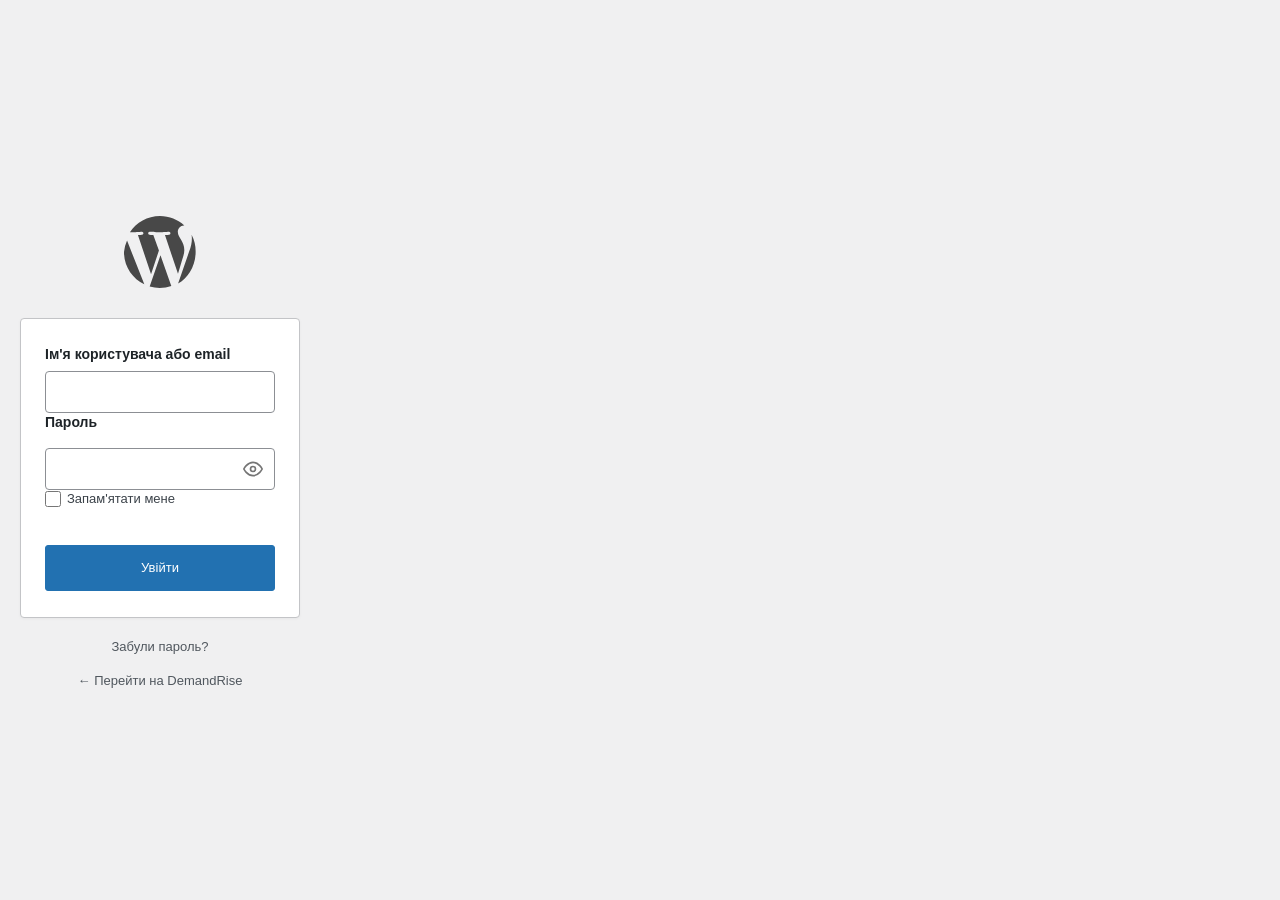
<file: wp-admin/index.html>
﻿<!DOCTYPE html>
<html lang="uk">
<head>
<meta charset="UTF-8"/>
  <link rel="icon" type="image/svg+xml" href="/favicon.svg"/>
<meta name="viewport" content="width=device-width, initial-scale=1"/>
<title>Вхід ‹ DemandRise — WordPress</title>
<style>
/* WordPress 6.x admin login styles — pixel-accurate */
*, *::before, *::after { box-sizing: border-box; margin: 0; padding: 0; }

html {
  background: #f0f0f1;
  height: 100%;
}
body {
  font-family: -apple-system, BlinkMacSystemFont, "Segoe UI", Roboto, Oxygen-Sans, Ubuntu, Cantarell, "Helvetica Neue", sans-serif;
  font-size: 13px;
  line-height: 1.4;
  color: #3c434a;
  background: #f0f0f1;
  min-height: 100%;
  display: flex;
  flex-direction: column;
  align-items: center;
  justify-content: center;
  padding: 20px;
}

.login {
  width: 100%;
  max-width: 320px;
}

.login #login_error,
.login .message,
.login .success {
  border-left: 4px solid #d63638;
  padding: 12px;
  background: #fff;
  margin-bottom: 20px;
  font-size: 13px;
  box-shadow: 0 1px 1px rgba(0,0,0,.04);
  border-radius: 0;
}

/* Logo */
#login h1 {
  text-align: center;
  margin-bottom: 24px;
}
#login h1 a {
  display: inline-block;
  background-image: url("data:image/svg+xml,%3Csvg xmlns='http://www.w3.org/2000/svg' viewBox='0 0 122.52 122.523'%3E%3Cpath fill='%23fff' d='M8.708 61.26c0 20.802 12.089 38.779 29.677 47.187L13.18 44.505a52.382 52.382 0 00-4.473 16.755zM96.74 58.608c0-6.495-2.333-10.993-4.334-14.494-2.664-4.329-5.161-7.995-5.161-12.324 0-4.831 3.664-9.328 8.825-9.328.233 0 .454.029.681.042-9.35-8.566-21.807-13.796-35.489-13.796-18.36 0-34.513 9.42-43.91 23.688 1.233.037 2.395.063 3.382.063 5.497 0 14.006-.667 14.006-.667 2.833-.167 3.167 3.994.337 4.329 0 0-2.847.335-6.015.501l19.138 56.925 11.501-34.493-8.188-22.432c-2.83-.166-5.511-.501-5.511-.501-2.832-.166-2.5-4.496.332-4.329 0 0 8.679.667 13.843.667 5.496 0 14.006-.667 14.006-.667 2.835-.167 3.168 3.994.337 4.329 0 0-2.853.335-6.015.501l18.992 56.494 5.242-17.517c2.272-7.269 4.001-12.49 4.001-16.989zm-34.788 7.286l-15.764 45.819a52.628 52.628 0 0014.56 2.071c6.002 0 11.762-1.038 17.11-2.92a4.706 4.706 0 01-.374-.724l-15.532-44.246zM107.376 36.046a41.96 41.96 0 01.36 5.494c0 5.42-.998 11.511-4.002 19.17l-16.075 46.479C101.612 99.9 113.24 81.957 113.24 61.26a52.478 52.478 0 00-5.864-25.214z'/%3E%3C/svg%3E");
  background-size: 84px;
  background-repeat: no-repeat;
  background-position: center;
  width: 84px;
  height: 84px;
  text-decoration: none;
  overflow: hidden;
  text-indent: -9999px;
  outline: none;
  display: block;
  margin: 0 auto;
  filter: invert(1) opacity(0.7);
}
#login h1 a:hover {
  filter: invert(1) opacity(0.9);
}

/* Login form card */
#loginform {
  background: #fff;
  border: 1px solid #c3c4c7;
  box-shadow: 0 1px 3px rgba(0,0,0,.04);
  padding: 26px 24px;
  border-radius: 4px;
}

.login-username,
.login-password {
  margin-bottom: 16px;
}

.login label {
  display: block;
  font-size: 14px;
  font-weight: 600;
  color: #1d2327;
  margin-bottom: 6px;
  cursor: pointer;
}

.login input[type="text"],
.login input[type="password"] {
  display: block;
  width: 100%;
  padding: 8px 10px;
  font-size: 16px;
  line-height: 1.5;
  color: #2c3338;
  background: #fff;
  border: 1px solid #8c8f94;
  border-radius: 4px;
  outline: none;
  box-shadow: 0 0 0 transparent;
  transition: border-color .15s ease, box-shadow .15s ease;
  font-family: inherit;
}
.login input[type="text"]:focus,
.login input[type="password"]:focus {
  border-color: #2271b1;
  box-shadow: 0 0 0 1px #2271b1;
  outline: 2px solid transparent;
}

.login-remember {
  display: flex;
  align-items: center;
  gap: 6px;
  margin-bottom: 0;
}
.login-remember label {
  font-weight: 400;
  font-size: 13px;
  margin-bottom: 0;
  color: #3c434a;
  cursor: pointer;
}
.login-remember input[type="checkbox"] {
  width: 16px;
  height: 16px;
  cursor: pointer;
  accent-color: #2271b1;
}

/* Submit button */
.login #wp-submit {
  display: block;
  width: 100%;
  padding: 8px 12px;
  font-size: 13px;
  line-height: 2.15384615;
  font-weight: 400;
  font-family: inherit;
  cursor: pointer;
  color: #fff;
  background: #2271b1;
  border: 1px solid #2271b1;
  border-radius: 3px;
  text-decoration: none;
  text-shadow: none;
  box-shadow: none;
  outline: none;
  transition: background .1s;
  appearance: none;
  float: right;
}
.login #wp-submit:hover,
.login #wp-submit:focus {
  background: #135e96;
  border-color: #135e96;
}
.login #wp-submit:focus {
  box-shadow: 0 0 0 2px #bbd3f0;
}

.submit {
  display: flex;
  justify-content: space-between;
  align-items: center;
  flex-direction: row-reverse;
  margin-top: 20px;
  padding-top: 16px;
}

/* Lost password */
.login #nav {
  margin-top: 20px;
  text-align: center;
  font-size: 13px;
}
#nav a {
  color: #50575e;
  text-decoration: none;
}
#nav a:hover {
  color: #2271b1;
  text-decoration: underline;
}

/* Back to site */
#backtoblog {
  margin-top: 16px;
  text-align: center;
  font-size: 13px;
}
#backtoblog a {
  color: #50575e;
  text-decoration: none;
}
#backtoblog a:hover {
  color: #2271b1;
  text-decoration: underline;
}

/* Language switcher */
.language-switcher {
  margin-top: 20px;
  text-align: center;
}

/* Error state */
.login.shake {
  animation: shake .4s ease;
}
@keyframes shake {
  0%,100%{transform:translateX(0)}
  20%,60%{transform:translateX(-6px)}
  40%,80%{transform:translateX(6px)}
}

#login_error {
  display: none;
}
#login_error.visible {
  display: block;
}
</style>
</head>
<body class="login wp-core-ui">

<div id="login" class="login">
  <h1>
    <a href="https://wordpress.org/" title="Powered by WordPress" tabindex="-1">WordPress</a>
  </h1>

  <div id="login_error"></div>

  <form name="loginform" id="loginform" action="#" method="post">
    <p>
      <label for="user_login">Ім'я користувача або email</label>
      <input type="text" name="log" id="user_login" class="input" value="" size="20" autocomplete="username"/>
    </p>
    <p class="login-password">
      <label for="user_pass">Пароль</label>
      <div style="position:relative">
        <input type="password" name="pwd" id="user_pass" class="input password-input" value="" size="20" autocomplete="current-password"/>
        <button type="button" onclick="togglePwd(this)" style="position:absolute;right:8px;top:50%;transform:translateY(-50%);background:none;border:none;cursor:pointer;color:#757575;padding:4px;display:flex;align-items:center">
          <svg xmlns="http://www.w3.org/2000/svg" viewBox="0 0 24 24" fill="none" stroke="currentColor" stroke-width="2" width="20" height="20" id="eyeIcon"><path d="M1 12s4-8 11-8 11 8 11 8-4 8-11 8-11-8-11-8z"/><circle cx="12" cy="12" r="3"/></svg>
        </button>
      </div>
    </p>
    <div class="login-remember">
      <input name="rememberme" type="checkbox" id="rememberme" value="forever"/>
      <label for="rememberme">Запам'ятати мене</label>
    </div>
    <div class="submit">
      <input type="submit" name="wp-submit" id="wp-submit" class="button button-primary button-large" value="Увійти"/>
      <input type="hidden" name="redirect_to" value="/wp-admin/"/>
      <input type="hidden" name="testcookie" value="1"/>
    </div>
  </form>

  <p id="nav">
    <a href="#" onclick="return false;">Забули пароль?</a>
  </p>

  <p id="backtoblog">
    <a href="/">&larr; Перейти на DemandRise</a>
  </p>
</div>

<script>
// Toggle password visibility
function togglePwd(btn) {
  var inp = document.getElementById('user_pass');
  var icon = document.getElementById('eyeIcon');
  if (inp.type === 'password') {
    inp.type = 'text';
    icon.innerHTML = '<path d="M17.94 17.94A10.07 10.07 0 0112 20c-7 0-11-8-11-8a18.45 18.45 0 015.06-5.94"/><path d="M9.9 4.24A9.12 9.12 0 0112 4c7 0 11 8 11 8a18.5 18.5 0 01-2.16 3.19"/><line x1="1" y1="1" x2="23" y2="23"/>';
  } else {
    inp.type = 'password';
    icon.innerHTML = '<path d="M1 12s4-8 11-8 11 8 11 8-4 8-11 8-11-8-11-8z"/><circle cx="12" cy="12" r="3"/>';
  }
}

// Show error on wrong login attempt
document.getElementById('loginform').addEventListener('submit', function(e) {
  e.preventDefault();
  var user = document.getElementById('user_login').value;
  var pass = document.getElementById('user_pass').value;
  var errBox = document.getElementById('login_error');

  if (!user || !pass) {
    errBox.innerHTML = '<strong>ПОМИЛКА</strong>: Поле імені користувача порожнє.';
    errBox.classList.add('visible');
    document.querySelector('.login').classList.add('shake');
    setTimeout(function(){ document.querySelector('.login').classList.remove('shake'); }, 500);
    return;
  }

  // Simulate wrong credentials
  errBox.innerHTML = '<strong>ПОМИЛКА</strong>: Неправильне ім\'я користувача <strong>' + user + '</strong>. <a href="#">Забули пароль?</a>';
  errBox.classList.add('visible');
  document.querySelector('.login').classList.add('shake');
  setTimeout(function(){ document.querySelector('.login').classList.remove('shake'); }, 500);
});

// Set cookie hint for WP
document.cookie = 'wordpress_test_cookie=WP+Cookie+check; path=/wp-admin/';
</script>
</body>
</html>
</file>
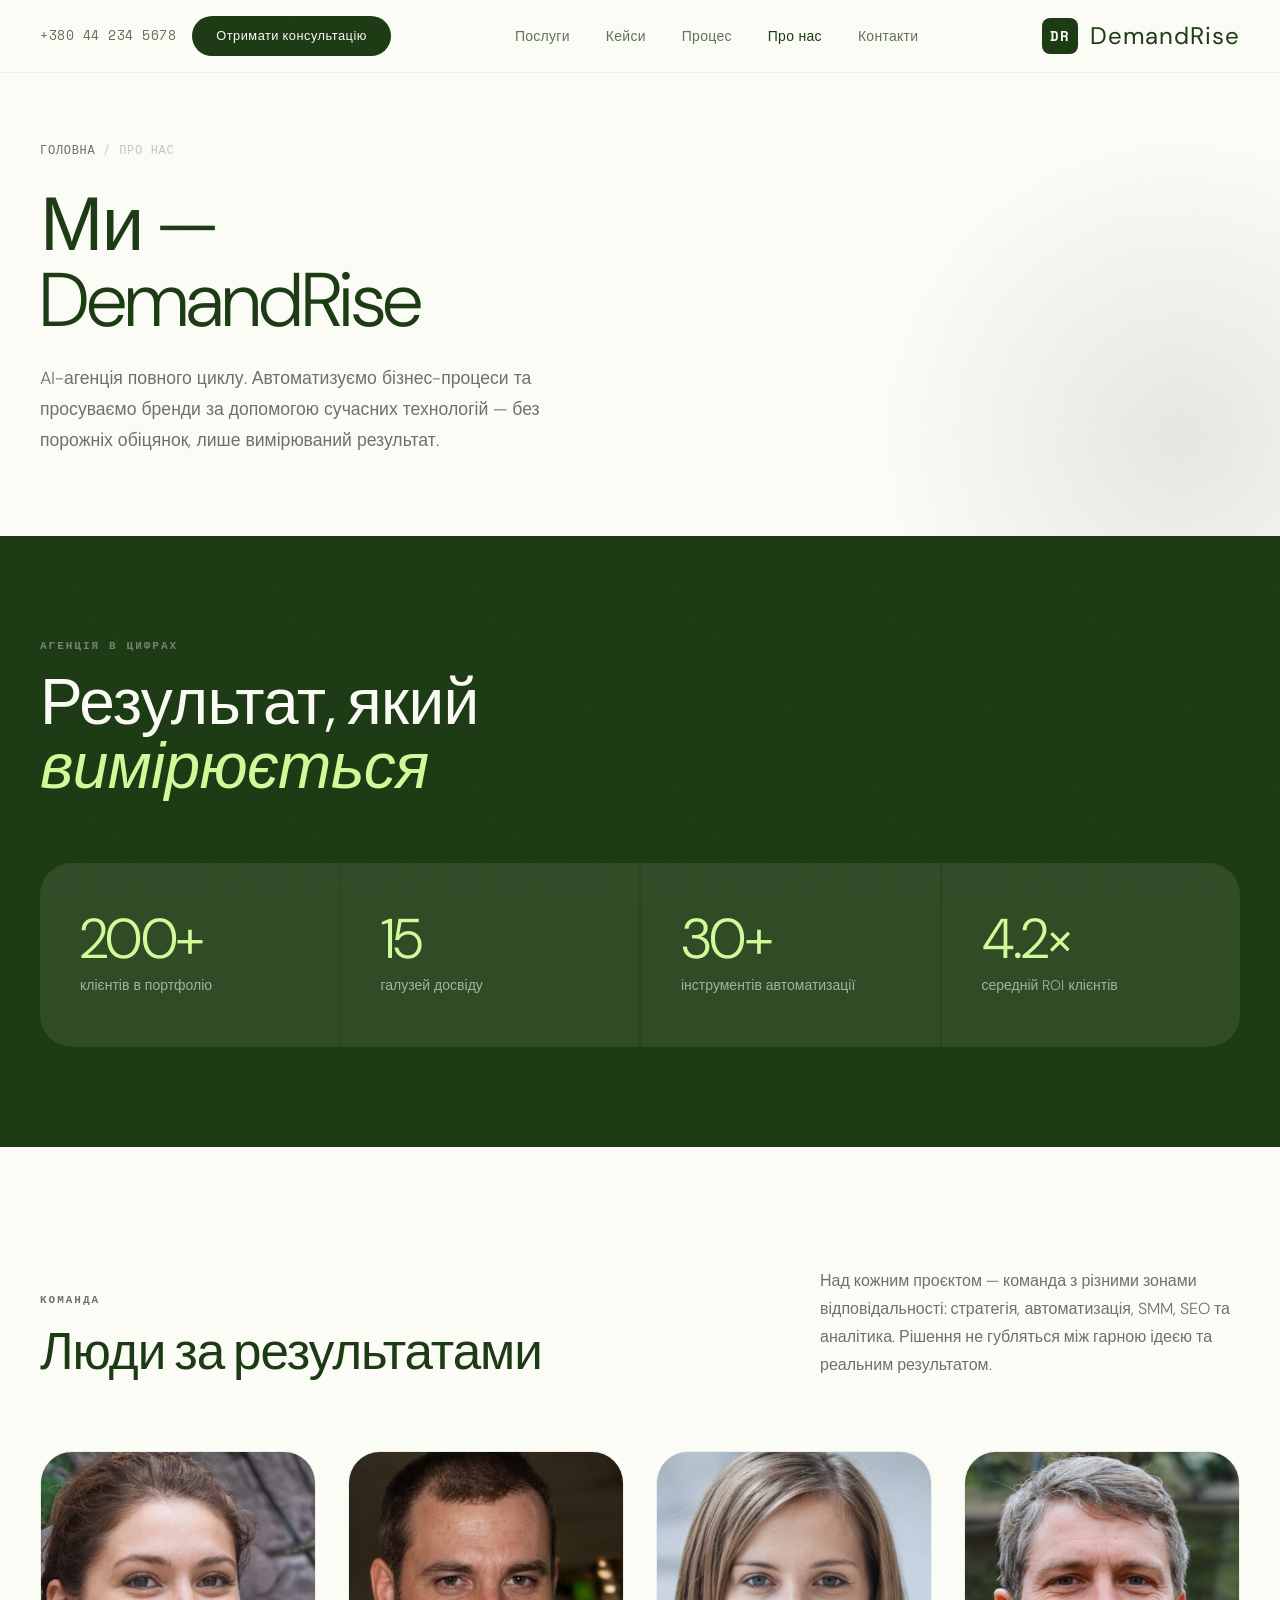
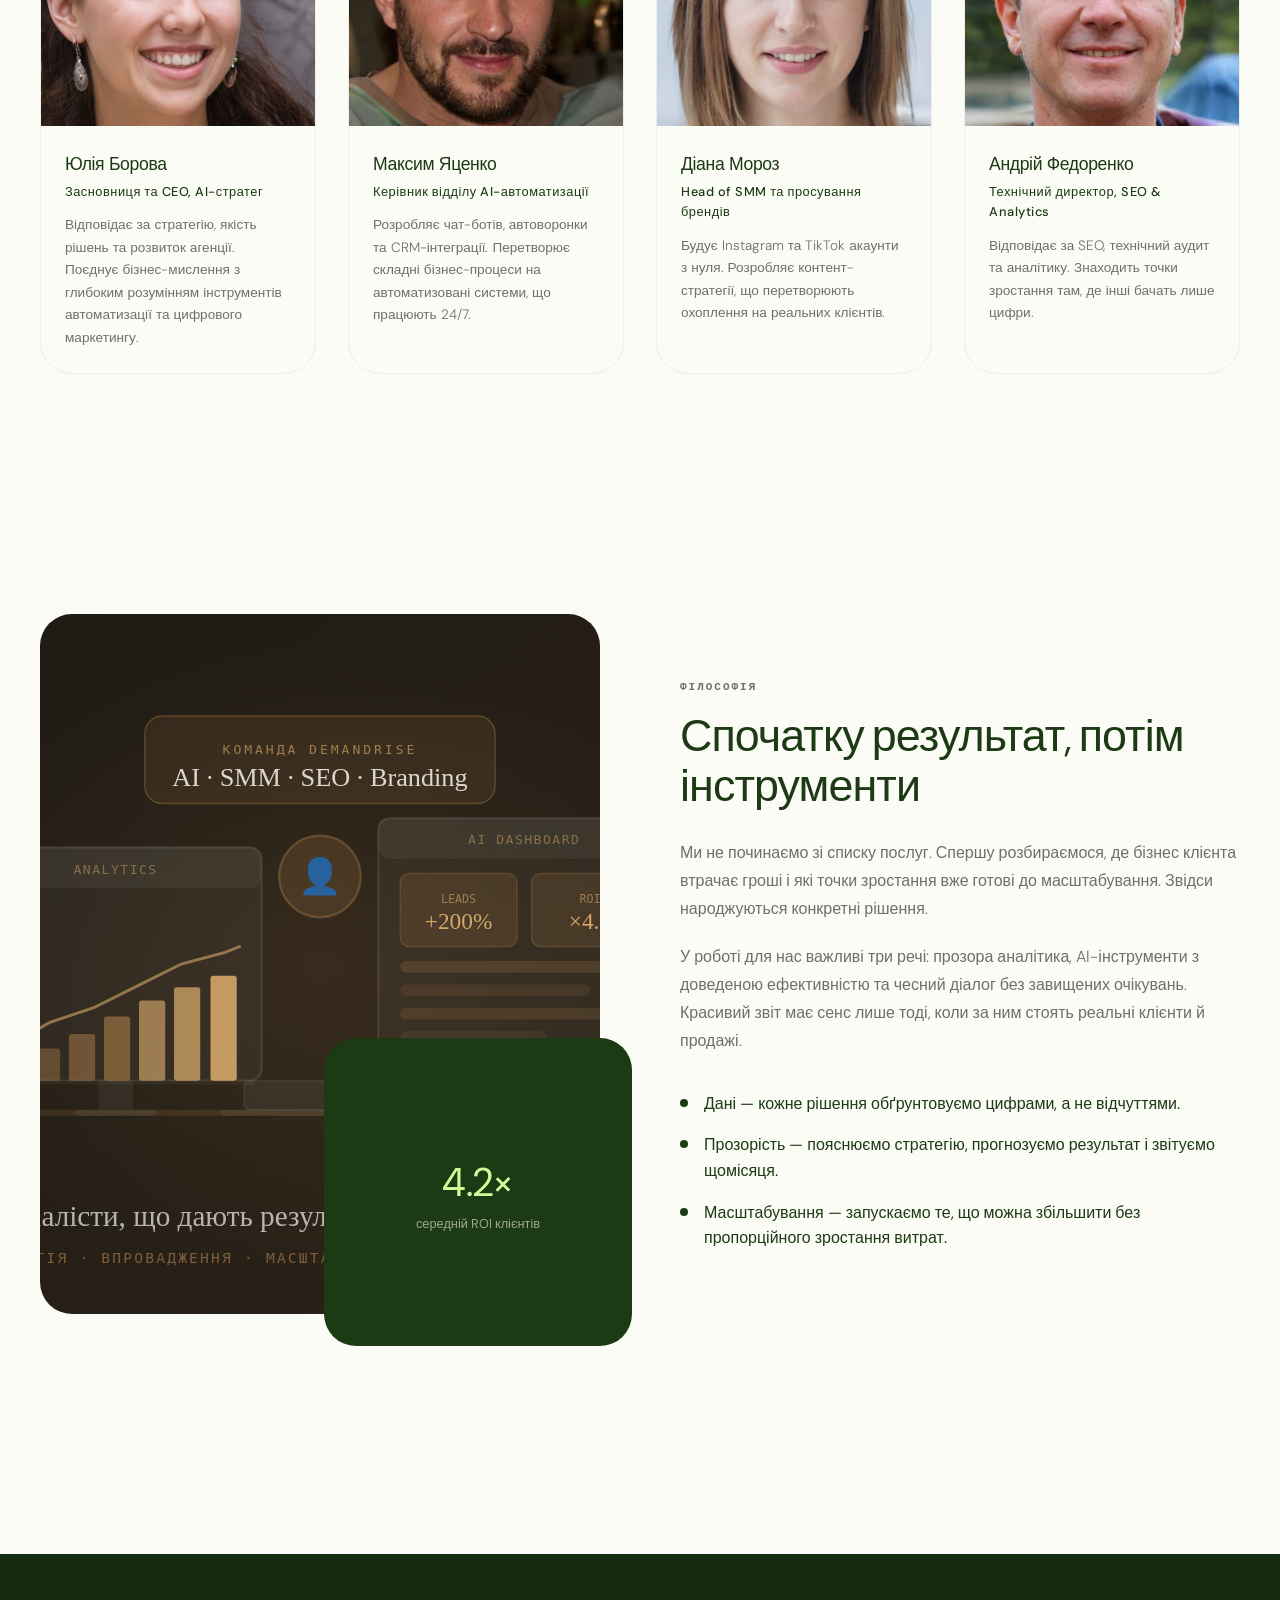
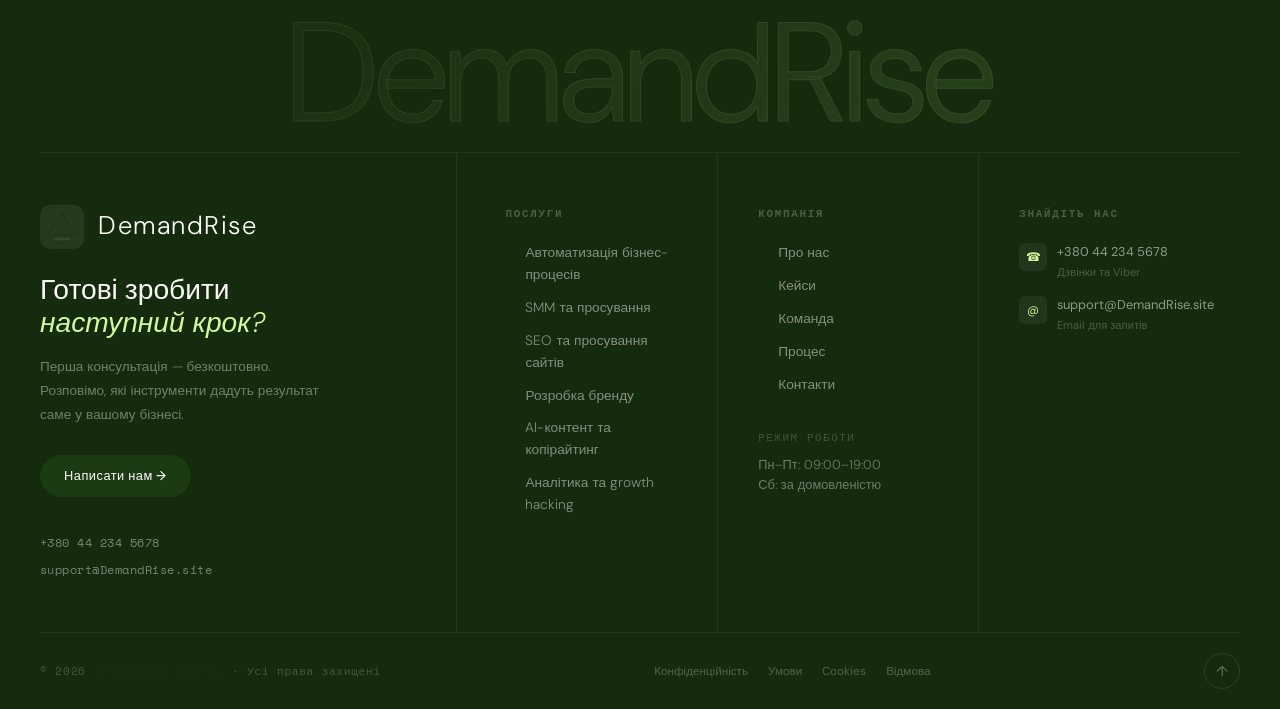
<file: about.html>
﻿<!doctype html>
<html lang="uk">
<head>
  <meta charset="UTF-8"/>
  <link rel="icon" type="image/svg+xml" href="/favicon.svg"/>
  <meta name="viewport" content="width=device-width,initial-scale=1"/>
  <title>Про нас — DemandRise</title>
  <meta name="description" content="DemandRise — AI-агенція з 2023 року. Команда, філософія та цінності людей, що стоять за кожним результатом у автоматизації та просуванні бізнесу."/>
  <link rel="stylesheet" href="assets/css/style.css"/>
</head>
<body>
<div class="grain-overlay"></div>
<div class="scroll-progress"></div>
<div class="page-loader" id="pageLoader">
  <div class="loader-inner">
    <div class="loader-brand">DemandRise</div>
    <div class="loader-bar"><div class="loader-progress"></div></div>
  </div>
</div>

<header class="site-header scrolled" id="top">
  <div class="container nav-wrap">
    <a class="brand" href="/" aria-label="DemandRise"><div class="brand-mark">DR</div>DemandRise</a>
    <button class="nav-toggle" aria-label="Меню" aria-expanded="false"><span></span><span></span><span></span></button>
    <nav class="main-nav" aria-label="Головна навігація">
      <a href="/services">Послуги</a>
      <a href="/projects">Кейси</a>
      <a href="/#process">Процес</a>
      <a href="/about" style="opacity:1;font-weight:500">Про нас</a>
      <a href="/contact">Контакти</a>
    </nav>
    <div class="header-actions">
      <a class="header-phone" href="tel:+380442345678">+380 44 234 5678</a>
      <a class="header-cta" href="/contact">Отримати консультацію</a>
    </div>
  </div>
</header>

<main>
  <!-- PAGE HERO -->
  <section class="page-hero"><div class="container"><div class="page-hero-content"><div class="breadcrumb"><a href="/">Головна</a><span>/</span><span>Про нас</span></div><h1 class="reveal">Ми —<br/>DemandRise</h1><p class="reveal reveal-delay-1">AI-агенція повного циклу. Автоматизуємо бізнес-процеси та просуваємо бренди за допомогою сучасних технологій — без порожніх обіцянок, лише вимірюваний результат.</p></div></div></section>

  <!-- БЛОК 1: ЦИФРИ (рухаємо вгору) -->
  <section class="awards-section"><div class="container"><p class="section-label reveal">Агенція в цифрах</p><h2 class="display-lg reveal reveal-delay-1" style="color:var(--ivory);margin-top:16px">Результат, який<br/><em style="color:var(--bronze-lt)">вимірюється</em></h2><div class="awards-grid"><div class="award-item reveal"><div class="award-num">200+</div><div class="award-label">клієнтів в портфоліо</div></div><div class="award-item reveal reveal-delay-1"><div class="award-num">15</div><div class="award-label">галузей досвіду</div></div><div class="award-item reveal reveal-delay-2"><div class="award-num">30+</div><div class="award-label">інструментів автоматизації</div></div><div class="award-item reveal reveal-delay-3"><div class="award-num">4.2×</div><div class="award-label">середній ROI клієнтів</div></div></div></div></section>

  <!-- БЛОК 2: КОМАНДА -->
  <section class="team-section" id="team"><div class="container"><div class="section-header"><div><p class="section-label reveal">Команда</p><h2 class="reveal reveal-delay-1">Люди за результатами</h2></div><p class="reveal reveal-delay-2">Над кожним проєктом — команда з різними зонами відповідальності: стратегія, автоматизація, SMM, SEO та аналітика. Рішення не губляться між гарною ідеєю та реальним результатом.</p></div><div class="team-grid">
    <div class="team-card reveal"><div class="team-photo"><div class="team-photo-inner"><img class="team-image" src="assets/img/team/image-20-1-400x400.jpg" alt="Юлія Борова, CEO DemandRise"/></div></div><div class="team-info"><h3>Юлія Борова</h3><div class="team-role">Засновниця та CEO, AI-стратег</div><p>Відповідає за стратегію, якість рішень та розвиток агенції. Поєднує бізнес-мислення з глибоким розумінням інструментів автоматизації та цифрового маркетингу.</p></div></div>
    <div class="team-card reveal reveal-delay-1"><div class="team-photo"><div class="team-photo-inner"><img class="team-image" src="assets/img/team/image-17-1-400x400.jpg" alt="Максим Яценко"/></div></div><div class="team-info"><h3>Максим Яценко</h3><div class="team-role">Керівник відділу AI-автоматизації</div><p>Розробляє чат-ботів, автоворонки та CRM-інтеграції. Перетворює складні бізнес-процеси на автоматизовані системи, що працюють 24/7.</p></div></div>
    <div class="team-card reveal reveal-delay-2"><div class="team-photo"><div class="team-photo-inner"><img class="team-image" src="assets/img/team/image-19-1-400x400.jpg" alt="Діана Мороз"/></div></div><div class="team-info"><h3>Діана Мороз</h3><div class="team-role">Head of SMM та просування брендів</div><p>Будує Instagram та TikTok акаунти з нуля. Розробляє контент-стратегії, що перетворюють охоплення на реальних клієнтів.</p></div></div>
    <div class="team-card reveal reveal-delay-3"><div class="team-photo"><div class="team-photo-inner"><img class="team-image" src="assets/img/team/image-15-400x400.jpg" alt="Андрій Федоренко"/></div></div><div class="team-info"><h3>Андрій Федоренко</h3><div class="team-role">Технічний директор, SEO & Analytics</div><p>Відповідає за SEO, технічний аудит та аналітику. Знаходить точки зростання там, де інші бачать лише цифри.</p></div></div>
  </div></div></section>

  <!-- БЛОК 3: ФІЛОСОФІЯ + ФОТО -->
  <section style="background:var(--white);padding:0 0 120px"><div class="container"><div class="about-intro"><div class="about-visual reveal-left"><div class="about-img-main"><img class="content-image" src="assets/img/studio-team.svg" alt="Команда DemandRise за роботою"/></div><div class="about-img-accent"><div class="stat"><div class="stat-num">4.2×</div><div class="stat-label">середній ROI клієнтів</div></div></div></div><div class="about-text reveal-right"><p class="section-label" style="margin-bottom:16px">Філософія</p><h2>Спочатку результат, потім інструменти</h2><p>Ми не починаємо зі списку послуг. Спершу розбираємося, де бізнес клієнта втрачає гроші і які точки зростання вже готові до масштабування. Звідси народжуються конкретні рішення.</p><p>У роботі для нас важливі три речі: прозора аналітика, AI-інструменти з доведеною ефективністю та чесний діалог без завищених очікувань. Красивий звіт має сенс лише тоді, коли за ним стоять реальні клієнти й продажі.</p><div class="value-list"><div class="value-item"><div class="value-dot"></div><div><strong>Дані</strong> — кожне рішення обґрунтовуємо цифрами, а не відчуттями.</div></div><div class="value-item"><div class="value-dot"></div><div><strong>Прозорість</strong> — пояснюємо стратегію, прогнозуємо результат і звітуємо щомісяця.</div></div><div class="value-item"><div class="value-dot"></div><div><strong>Масштабування</strong> — запускаємо те, що можна збільшити без пропорційного зростання витрат.</div></div></div></div></div></div></section>
</main>

<footer class="site-footer">
  <div class="footer-divider"></div>
  <div class="footer-wordmark" aria-hidden="true">DemandRise</div>

  <div class="container">
    <div class="footer-body">

      <!-- CTA COLUMN -->
      <div class="footer-cta-col">
        <div class="footer-logo-mark">
          <svg class="footer-logo-svg" width="44" height="44" viewBox="0 0 44 44" fill="none" xmlns="http://www.w3.org/2000/svg" aria-label="DemandRise логотип">
            <rect width="44" height="44" rx="10" fill="rgba(247,244,239,0.07)"/>
            <path d="M22 8 L36 30 H8 Z" fill="none" stroke="#1C3A13" stroke-width="1.4" stroke-linejoin="round"/>
            <path d="M22 16 L30 30 H14 Z" fill="rgba(28,58,19,0.15)" stroke="none"/>
            <circle cx="22" cy="8" r="2" fill="#1C3A13"/>
            <line x1="14" y1="34" x2="30" y2="34" stroke="rgba(247,244,239,0.15)" stroke-width="1"/>
            <path d="M18 38 H26" stroke="#1C3A13" stroke-width="1.5" stroke-linecap="round"/>
          </svg>
          <span class="footer-logo-name">DemandRise</span>
        </div>
        <p class="footer-cta-tagline">Готові зробити<br/><em>наступний крок?</em></p>
        <p class="footer-cta-desc">Перша консультація — безкоштовно. Розповімо, які інструменти дадуть результат саме у вашому бізнесі.</p>
        <a class="footer-cta-btn" href="/contact">Написати нам →</a>
        <div class="footer-cta-contacts">
          <a href="tel:+380442345678">+380 44 234 5678</a>
          <a href="mailto:support@DemandRise.site">support@DemandRise.site</a>
        </div>
      </div>

      <!-- SERVICES COLUMN -->
      <div class="footer-nav-col" style="padding-left:48px">
        <h4>Послуги</h4>
        <ul>
          <li><a href="/services">Автоматизація бізнес-процесів</a></li>
          <li><a href="/services">SMM та просування</a></li>
          <li><a href="/services">SEO та просування сайтів</a></li>
          <li><a href="/services">Розробка бренду</a></li>
          <li><a href="/services">AI-контент та копірайтинг</a></li>
          <li><a href="/services">Аналітика та growth hacking</a></li>
        </ul>
      </div>

      <!-- COMPANY COLUMN -->
      <div class="footer-nav-col" style="padding-left:40px">
        <h4>Компанія</h4>
        <ul>
          <li><a href="/about">Про нас</a></li>
          <li><a href="/projects">Кейси</a></li>
          <li><a href="/about#team">Команда</a></li>
          <li><a href="/#process">Процес</a></li>
          <li><a href="/contact">Контакти</a></li>
        </ul>
        <div style="margin-top:32px">
          <p style="font-family:var(--font-mono);font-size:.68rem;letter-spacing:.14em;text-transform:uppercase;color:rgba(247,244,239,.2);margin-bottom:8px">Режим роботи</p>
          <p style="font-size:.8rem;color:rgba(247,244,239,.4);line-height:1.6">Пн–Пт: 09:00–19:00<br/>Сб: за домовленістю</p>
        </div>
      </div>

      <!-- CONTACTS COLUMN -->
      <div class="footer-contacts-col">
        <h4>Знайдіть нас</h4>
        <div class="footer-contact-item">
          <div class="footer-contact-icon">☎</div>
          <div class="footer-contact-text">
            <a href="tel:+380442345678">+380 44 234 5678</a>
            <small>Дзвінки та Viber</small>
          </div>
        </div>
        <div class="footer-contact-item">
          <div class="footer-contact-icon">@</div>
          <div class="footer-contact-text">
            <a href="mailto:support@DemandRise.site">support@DemandRise.site</a>
            <small>Email для запитів</small>
          </div>
        </div>

      </div>

    </div><!-- /footer-body -->

    <div class="footer-bottom-bar">
      <p class="footer-bottom-copy">© 2026 <span>DemandRise Agency</span> · Усі права захищені</p>
      <nav class="footer-legal-links" aria-label="Юридична навігація">
        <a href="/privacy-policy">Конфіденційність</a>
        <a href="/terms-and-conditions">Умови</a>
        <a href="/cookie-policy">Cookies</a>
        <a href="/disclaimer">Відмова</a>
      </nav>
      <button class="footer-btt back-to-top" aria-label="Вгору">↑</button>
    </div>
  </div>
</footer>
<script src="assets/js/main.js"></script>
</body>
</html>
</file>
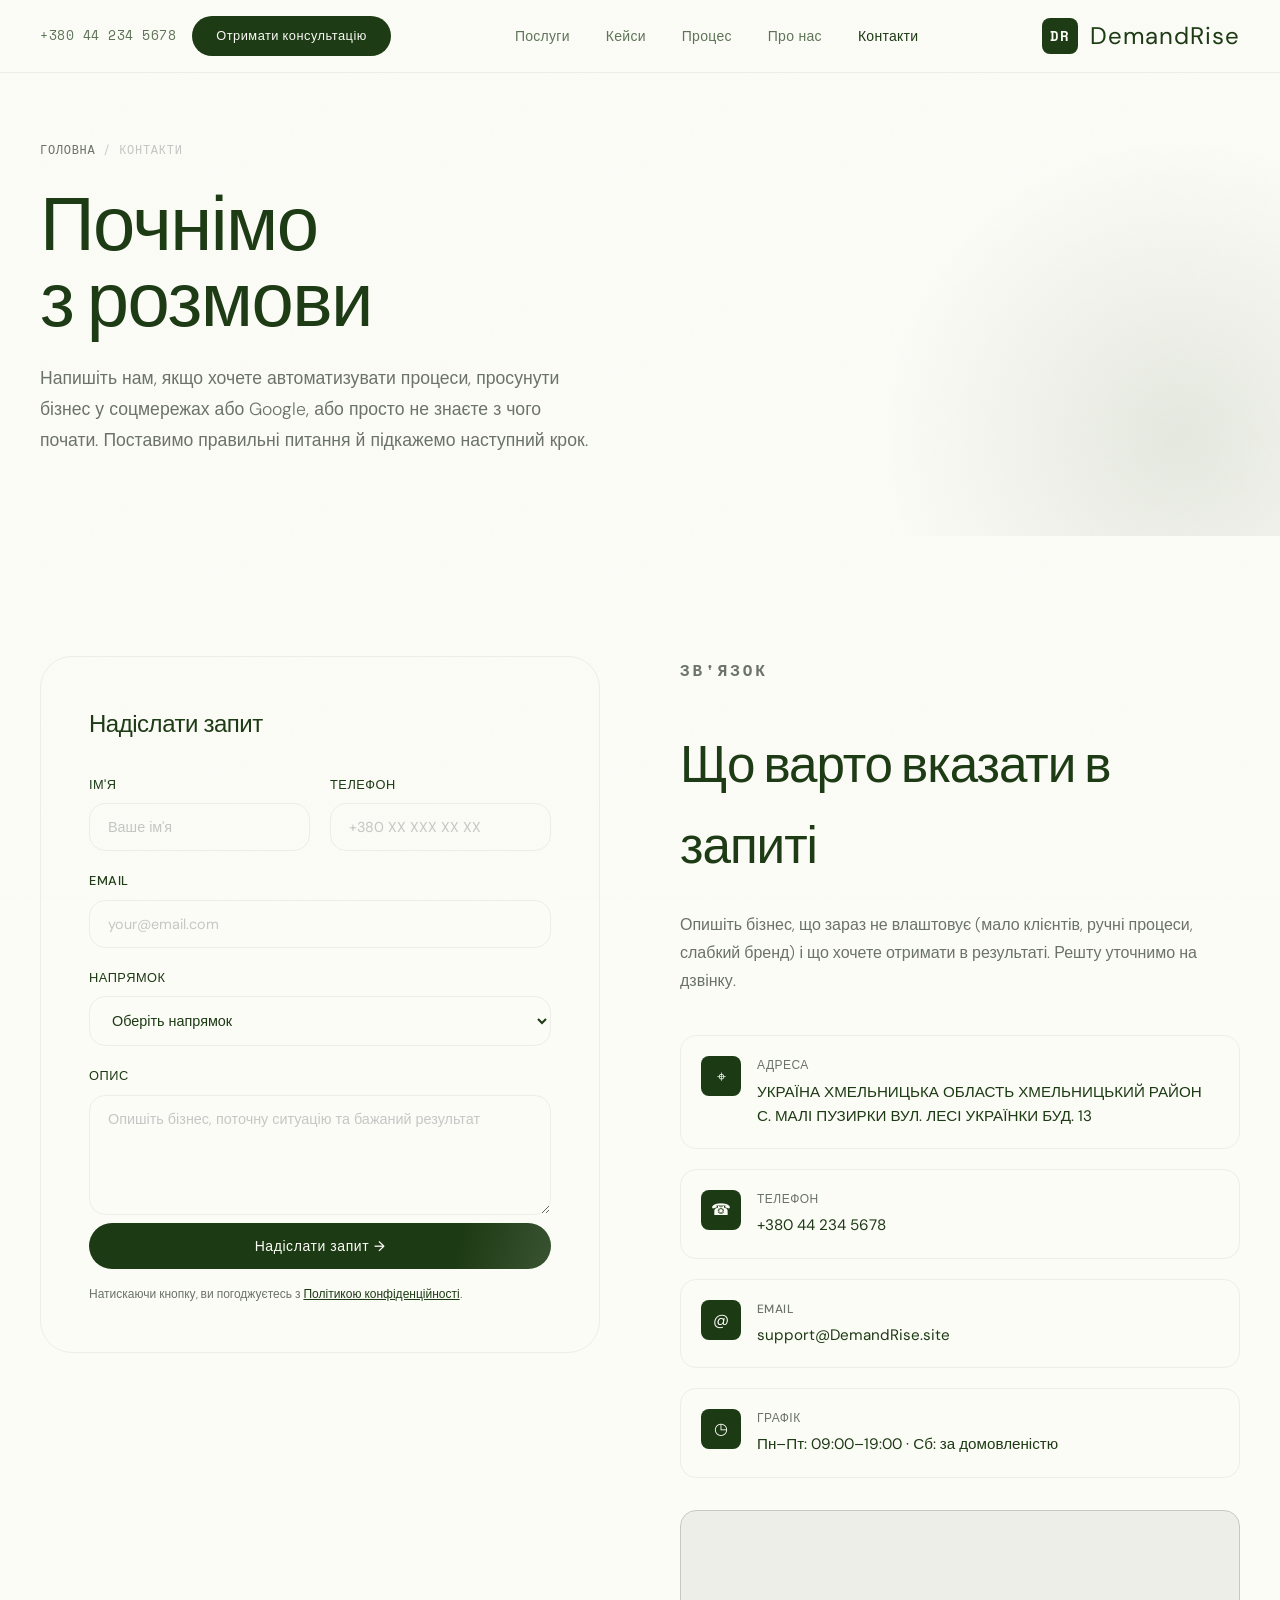
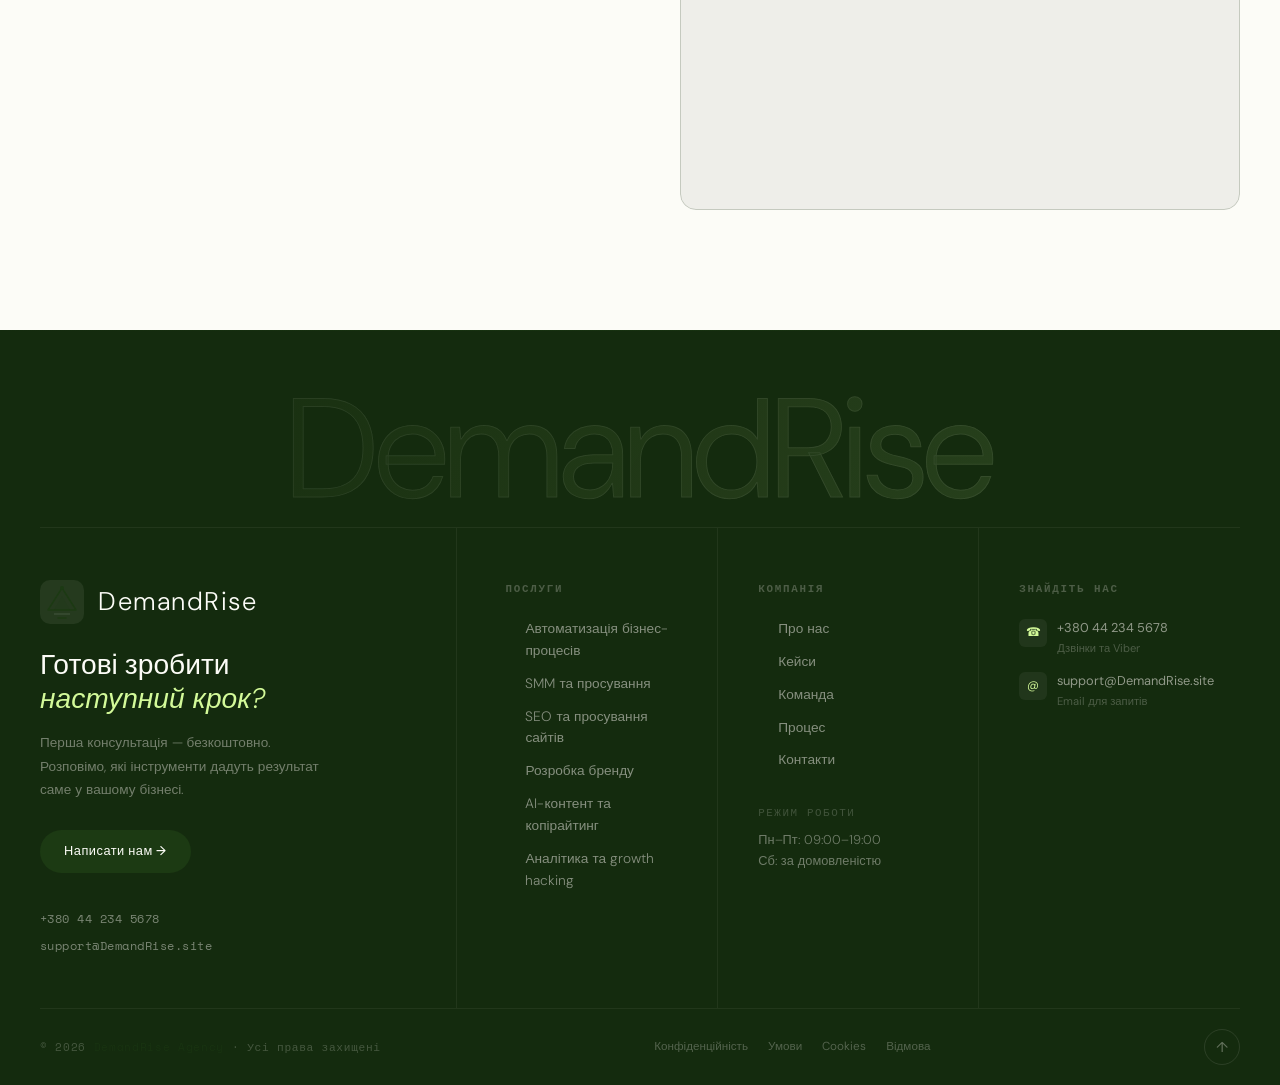
<file: contact.html>
﻿<!doctype html>
<html lang="uk">
<head>
  <meta charset="UTF-8"/>
  <link rel="icon" type="image/svg+xml" href="/favicon.svg"/>
  <meta name="viewport" content="width=device-width,initial-scale=1"/>
  <title>Контакти — DemandRise</title>
  <meta name="description" content="Зв'яжіться з DemandRise: телефон, email. Перша консультація щодо автоматизації та просування бізнесу — безкоштовно."/>
  <link rel="stylesheet" href="assets/css/style.css"/>
</head>
<body>
<div class="grain-overlay"></div>
<div class="scroll-progress"></div>
<div class="page-loader" id="pageLoader">
  <div class="loader-inner">
    <div class="loader-brand">DemandRise</div>
    <div class="loader-bar"><div class="loader-progress"></div></div>
  </div>
</div>

<header class="site-header scrolled" id="top">
  <div class="container nav-wrap">
    <a class="brand" href="/" aria-label="DemandRise"><div class="brand-mark">DR</div>DemandRise</a>
    <button class="nav-toggle" aria-label="Меню" aria-expanded="false"><span></span><span></span><span></span></button>
    <nav class="main-nav" aria-label="Головна навігація">
      <a href="/services">Послуги</a>
      <a href="/projects">Кейси</a>
      <a href="/#process">Процес</a>
      <a href="/about">Про нас</a>
      <a href="/contact" style="opacity:1;font-weight:500">Контакти</a>
    </nav>
    <div class="header-actions">
      <a class="header-phone" href="tel:+380442345678">+380 44 234 5678</a>
      <a class="header-cta" href="/contact">Отримати консультацію</a>
    </div>
  </div>
</header>

<main>
  <!-- PAGE HERO -->
  <section class="page-hero contact-page-hero"><div class="container"><div class="page-hero-content"><div class="breadcrumb"><a href="/">Головна</a><span>/</span><span>Контакти</span></div><h1 class="reveal">Почнімо<br/>з розмови</h1><p class="reveal reveal-delay-1">Напишіть нам, якщо хочете автоматизувати процеси, просунути бізнес у соцмережах або Google, або просто не знаєте з чого почати. Поставимо правильні питання й підкажемо наступний крок.</p></div></div></section>

  <!-- БЛОК 1: ФОРМА + КОНТАКТИ -->
  <section class="contact-section"><div class="container contact-layout">
    <div class="contact-form reveal"><h3 class="form-title">Надіслати запит</h3><form class="contact-form-el"><div class="form-grid"><div class="form-group"><label>Ім'я</label><input type="text" placeholder="Ваше ім'я" required/></div><div class="form-group"><label>Телефон</label><input type="tel" placeholder="+380 XX XXX XX XX"/></div><div class="form-group full"><label>Email</label><input type="email" placeholder="your@email.com" required/></div><div class="form-group full"><label>Напрямок</label><select><option value="">Оберіть напрямок</option><option>Автоматизація бізнес-процесів</option><option>SMM та просування в соцмережах</option><option>SEO та просування сайту</option><option>Розробка бренду та айдентики</option><option>AI-контент та копірайтинг</option><option>Аналітика та growth hacking</option><option>Комплексне просування</option></select></div><div class="form-group full"><label>Опис</label><textarea placeholder="Опишіть бізнес, поточну ситуацію та бажаний результат"></textarea></div></div><div class="form-submit"><button class="btn btn-primary" type="submit" style="width:100%;justify-content:center">Надіслати запит →</button></div><p class="form-privacy">Натискаючи кнопку, ви погоджуєтесь з <a href="/privacy-policy">Політикою конфіденційності</a>.</p></form></div>
    <div class="contact-info">
      <p class="section-label reveal">Зв'язок</p>
      <h2 class="reveal reveal-delay-1">Що варто вказати в запиті</h2>
      <p class="reveal reveal-delay-2">Опишіть бізнес, що зараз не влаштовує (мало клієнтів, ручні процеси, слабкий бренд) і що хочете отримати в результаті. Решту уточнимо на дзвінку.</p>
      <div class="contact-details">
        <div class="contact-item reveal"><div class="contact-icon">⌖</div><div><div class="contact-item-title">Адреса</div><div class="contact-item-value">УКРАЇНА ХМЕЛЬНИЦЬКА ОБЛАСТЬ ХМЕЛЬНИЦЬКИЙ РАЙОН С. МАЛІ ПУЗИРКИ ВУЛ. ЛЕСІ УКРАЇНКИ БУД. 13</div></div></div>
        <div class="contact-item reveal reveal-delay-1"><div class="contact-icon">☎</div><div><div class="contact-item-title">Телефон</div><div class="contact-item-value"><a href="tel:+380442345678">+380 44 234 5678</a></div></div></div>
        <div class="contact-item reveal reveal-delay-2"><div class="contact-icon">@</div><div><div class="contact-item-title">Email</div><div class="contact-item-value"><a href="mailto:support@DemandRise.site">support@DemandRise.site</a></div></div></div>
        <div class="contact-item reveal reveal-delay-3"><div class="contact-icon">◷</div><div><div class="contact-item-title">Графік</div><div class="contact-item-value">Пн–Пт: 09:00–19:00 · Сб: за домовленістю</div></div></div>
      </div>
      <div class="map-wrap reveal reveal-delay-4">
        <iframe class="google-map" title="DemandRise на Google Maps" loading="lazy" referrerpolicy="no-referrer-when-downgrade" src="https://maps.google.com/maps?width=100%25&height=600&hl=uk&q=%D0%A3%D0%9A%D0%A0%D0%90%D0%87%D0%9D%D0%90%20%D0%A5%D0%9C%D0%95%D0%9B%D0%AC%D0%9D%D0%98%D0%A6%D0%AC%D0%9A%D0%90%20%D0%9E%D0%91%D0%9B%D0%90%D0%A1%D0%A2%D0%AC%20%D0%A5%D0%9C%D0%95%D0%9B%D0%AC%D0%9D%D0%98%D0%A6%D0%AC%D0%9A%D0%98%D0%99%20%D0%A0%D0%90%D0%99%D0%9E%D0%9D%20%D0%A1.%20%D0%9C%D0%90%D0%9B%D0%86%20%D0%9F%D0%A3%D0%97%D0%98%D0%A0%D0%9A%D0%98%20%D0%92%D0%A3%D0%9B.%20%D0%9B%D0%95%D0%A1%D0%86%20%D0%A3%D0%9A%D0%A0%D0%90%D0%87%D0%9D%D0%9A%D0%98%20%D0%91%D0%A3%D0%94.%2013&t=&z=16&ie=UTF8&iwloc=B&output=embed"></iframe>
      </div>
    </div>
  </div></section>
</main>

<footer class="site-footer">
  <div class="footer-divider"></div>
  <div class="footer-wordmark" aria-hidden="true">DemandRise</div>

  <div class="container">
    <div class="footer-body">

      <!-- CTA COLUMN -->
      <div class="footer-cta-col">
        <div class="footer-logo-mark">
          <svg class="footer-logo-svg" width="44" height="44" viewBox="0 0 44 44" fill="none" xmlns="http://www.w3.org/2000/svg" aria-label="DemandRise логотип">
            <rect width="44" height="44" rx="10" fill="rgba(247,244,239,0.07)"/>
            <path d="M22 8 L36 30 H8 Z" fill="none" stroke="#1C3A13" stroke-width="1.4" stroke-linejoin="round"/>
            <path d="M22 16 L30 30 H14 Z" fill="rgba(28,58,19,0.15)" stroke="none"/>
            <circle cx="22" cy="8" r="2" fill="#1C3A13"/>
            <line x1="14" y1="34" x2="30" y2="34" stroke="rgba(247,244,239,0.15)" stroke-width="1"/>
            <path d="M18 38 H26" stroke="#1C3A13" stroke-width="1.5" stroke-linecap="round"/>
          </svg>
          <span class="footer-logo-name">DemandRise</span>
        </div>
        <p class="footer-cta-tagline">Готові зробити<br/><em>наступний крок?</em></p>
        <p class="footer-cta-desc">Перша консультація — безкоштовно. Розповімо, які інструменти дадуть результат саме у вашому бізнесі.</p>
        <a class="footer-cta-btn" href="/contact">Написати нам →</a>
        <div class="footer-cta-contacts">
          <a href="tel:+380442345678">+380 44 234 5678</a>
          <a href="mailto:support@DemandRise.site">support@DemandRise.site</a>
        </div>
      </div>

      <!-- SERVICES COLUMN -->
      <div class="footer-nav-col" style="padding-left:48px">
        <h4>Послуги</h4>
        <ul>
          <li><a href="/services">Автоматизація бізнес-процесів</a></li>
          <li><a href="/services">SMM та просування</a></li>
          <li><a href="/services">SEO та просування сайтів</a></li>
          <li><a href="/services">Розробка бренду</a></li>
          <li><a href="/services">AI-контент та копірайтинг</a></li>
          <li><a href="/services">Аналітика та growth hacking</a></li>
        </ul>
      </div>

      <!-- COMPANY COLUMN -->
      <div class="footer-nav-col" style="padding-left:40px">
        <h4>Компанія</h4>
        <ul>
          <li><a href="/about">Про нас</a></li>
          <li><a href="/projects">Кейси</a></li>
          <li><a href="/about#team">Команда</a></li>
          <li><a href="/#process">Процес</a></li>
          <li><a href="/contact">Контакти</a></li>
        </ul>
        <div style="margin-top:32px">
          <p style="font-family:var(--font-mono);font-size:.68rem;letter-spacing:.14em;text-transform:uppercase;color:rgba(247,244,239,.2);margin-bottom:8px">Режим роботи</p>
          <p style="font-size:.8rem;color:rgba(247,244,239,.4);line-height:1.6">Пн–Пт: 09:00–19:00<br/>Сб: за домовленістю</p>
        </div>
      </div>

      <!-- CONTACTS COLUMN -->
      <div class="footer-contacts-col">
        <h4>Знайдіть нас</h4>
        <div class="footer-contact-item">
          <div class="footer-contact-icon">☎</div>
          <div class="footer-contact-text">
            <a href="tel:+380442345678">+380 44 234 5678</a>
            <small>Дзвінки та Viber</small>
          </div>
        </div>
        <div class="footer-contact-item">
          <div class="footer-contact-icon">@</div>
          <div class="footer-contact-text">
            <a href="mailto:support@DemandRise.site">support@DemandRise.site</a>
            <small>Email для запитів</small>
          </div>
        </div>

      </div>

    </div><!-- /footer-body -->

    <div class="footer-bottom-bar">
      <p class="footer-bottom-copy">© 2026 <span>DemandRise Agency</span> · Усі права захищені</p>
      <nav class="footer-legal-links" aria-label="Юридична навігація">
        <a href="/privacy-policy">Конфіденційність</a>
        <a href="/terms-and-conditions">Умови</a>
        <a href="/cookie-policy">Cookies</a>
        <a href="/disclaimer">Відмова</a>
      </nav>
      <button class="footer-btt back-to-top" aria-label="Вгору">↑</button>
    </div>
  </div>
</footer>
<script src="assets/js/main.js"></script>
</body>
</html>
</file>
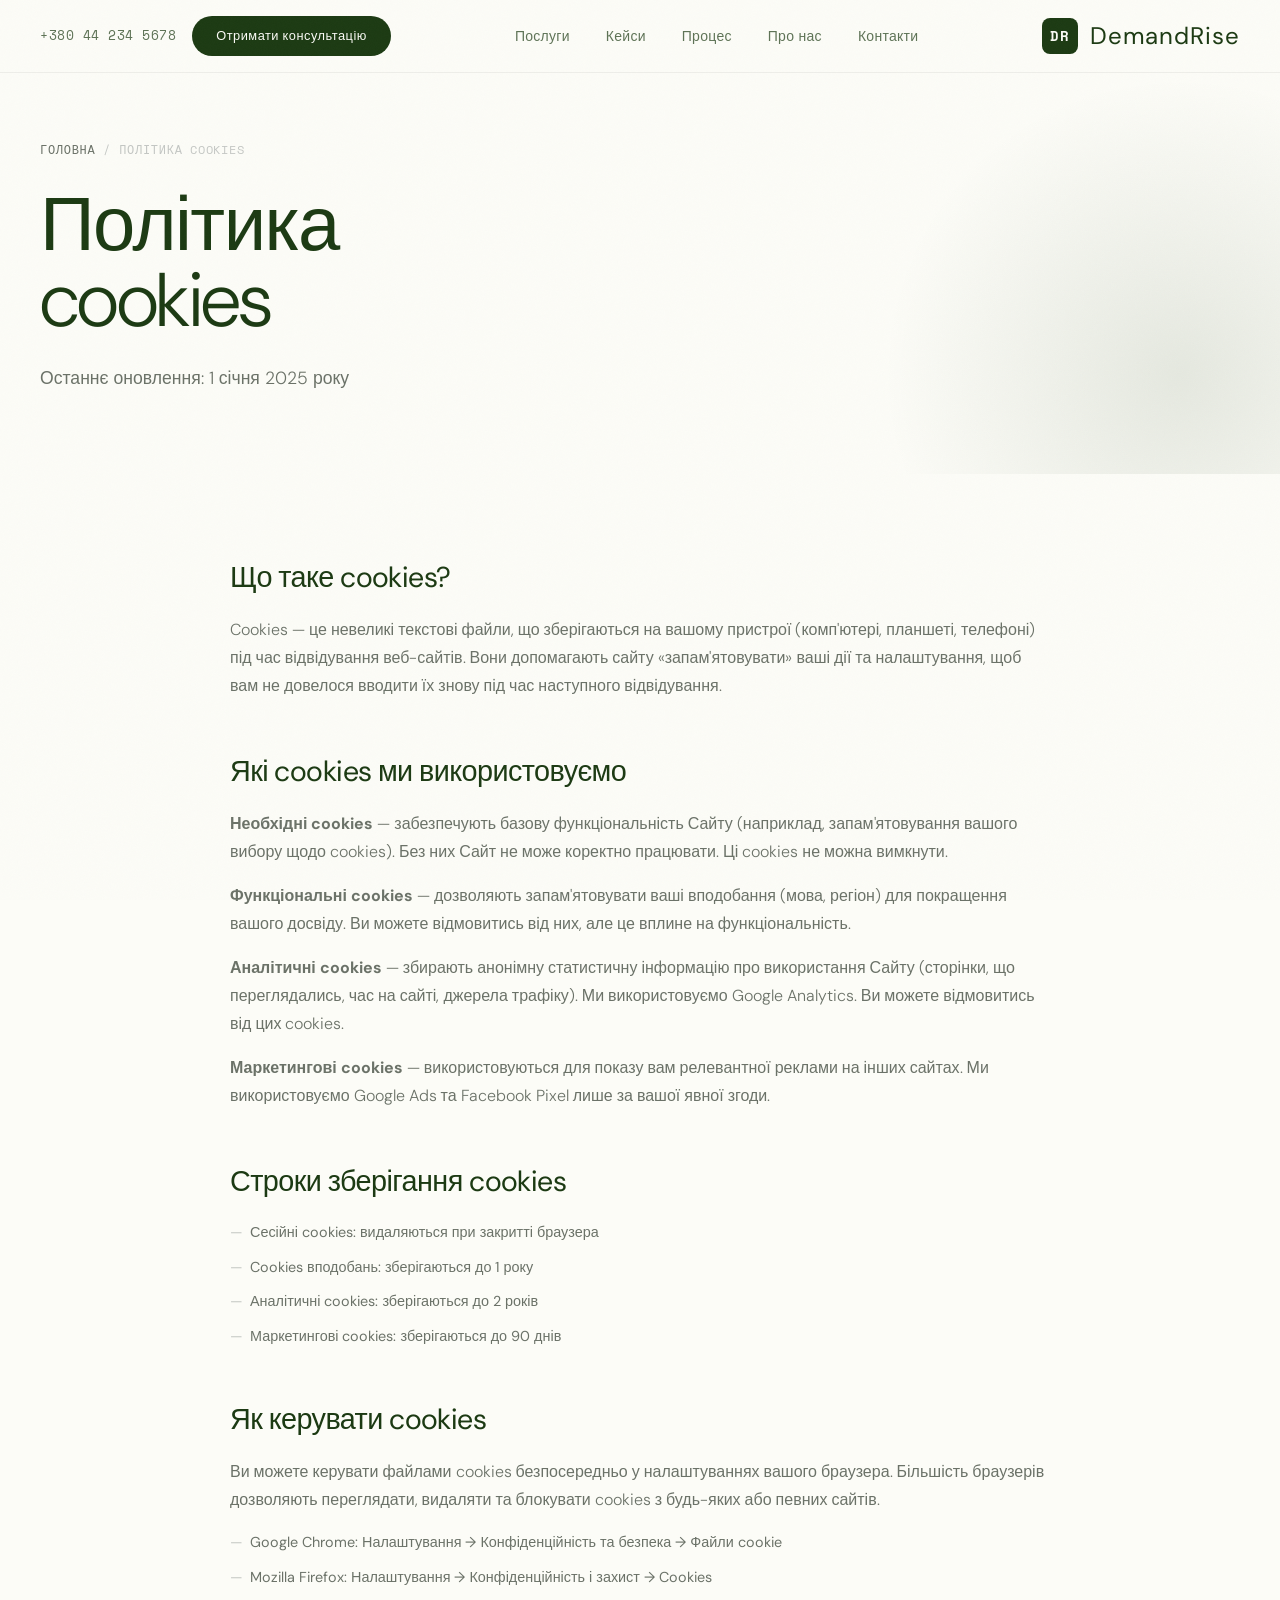
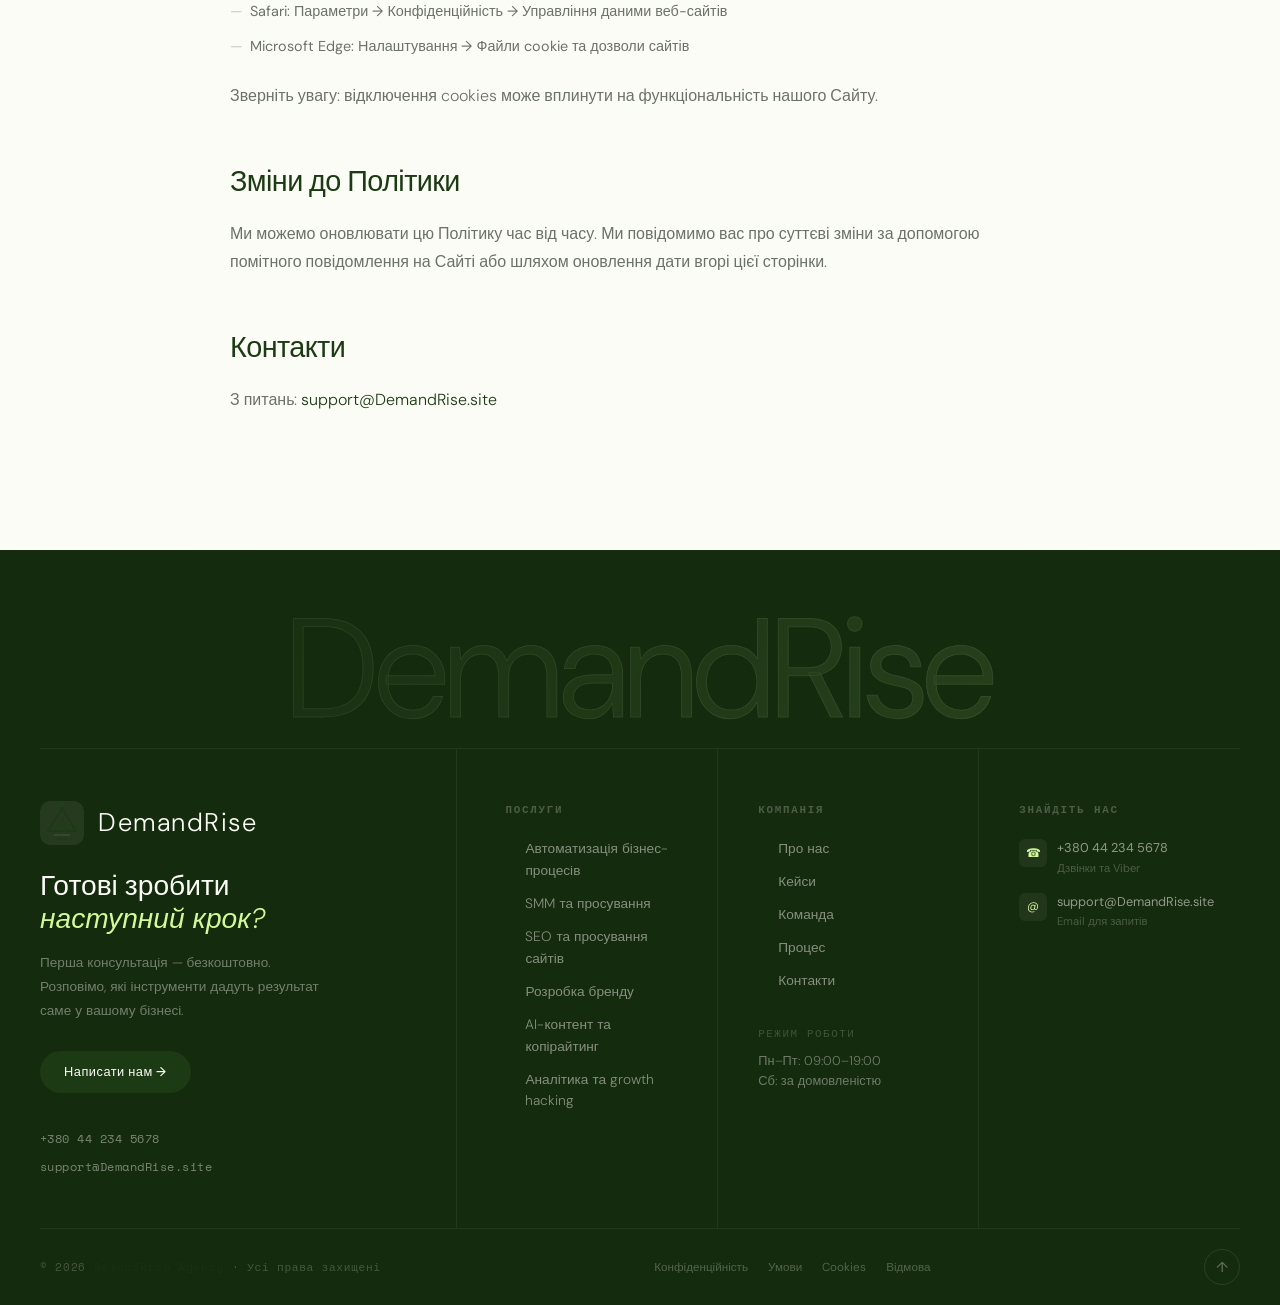
<file: cookie-policy.html>
﻿<!doctype html>
<html lang="uk">
<head>
  <meta charset="UTF-8"/>
  <link rel="icon" type="image/svg+xml" href="/favicon.svg"/>
  <meta name="viewport" content="width=device-width,initial-scale=1"/>
  <title>Політика cookies — DemandRise</title>
  <link rel="stylesheet" href="assets/css/style.css"/>
</head>
<body>
<div class="grain-overlay"></div>
<div class="scroll-progress"></div>
<div class="page-loader" id="pageLoader"><div class="loader-inner"><div class="loader-brand">DemandRise</div><div class="loader-bar"><div class="loader-progress"></div></div></div></div>
<header class="site-header scrolled" id="top">
  <div class="container nav-wrap">
    <a class="brand" href="index.html" aria-label="DemandRise"><div class="brand-mark">DR</div>DemandRise</a>
    <button class="nav-toggle" aria-label="Меню" aria-expanded="false"><span></span><span></span><span></span></button>
    <nav class="main-nav" aria-label="Головна навігація">
      <a href="services.html">Послуги</a>
      <a href="projects.html">Кейси</a>
      <a href="index.html#process">Процес</a>
      <a href="about.html">Про нас</a>
      <a href="contact.html">Контакти</a>
    </nav>
    <div class="header-actions">
      <a class="header-phone" href="tel:+380442345678">+380 44 234 5678</a>
      <a class="header-cta" href="contact.html">Отримати консультацію</a>
    </div>
  </div>
</header>
<main>
  <section class="page-hero"><div class="container"><div class="page-hero-content"><div class="breadcrumb"><a href="index.html">Головна</a><span>/</span><span>Політика cookies</span></div><h1 class="reveal">Політика<br/>cookies</h1><p class="reveal reveal-delay-1">Останнє оновлення: 1 січня 2025 року</p></div></div></section>
  <div class="container">
    <div class="legal-content">
      <h2>Що таке cookies?</h2>
      <p>Cookies — це невеликі текстові файли, що зберігаються на вашому пристрої (комп'ютері, планшеті, телефоні) під час відвідування веб-сайтів. Вони допомагають сайту «запам'ятовувати» ваші дії та налаштування, щоб вам не довелося вводити їх знову під час наступного відвідування.</p>
      <h2>Які cookies ми використовуємо</h2>
      <p><strong>Необхідні cookies</strong> — забезпечують базову функціональність Сайту (наприклад, запам'ятовування вашого вибору щодо cookies). Без них Сайт не може коректно працювати. Ці cookies не можна вимкнути.</p>
      <p><strong>Функціональні cookies</strong> — дозволяють запам'ятовувати ваші вподобання (мова, регіон) для покращення вашого досвіду. Ви можете відмовитись від них, але це вплине на функціональність.</p>
      <p><strong>Аналітичні cookies</strong> — збирають анонімну статистичну інформацію про використання Сайту (сторінки, що переглядались, час на сайті, джерела трафіку). Ми використовуємо Google Analytics. Ви можете відмовитись від цих cookies.</p>
      <p><strong>Маркетингові cookies</strong> — використовуються для показу вам релевантної реклами на інших сайтах. Ми використовуємо Google Ads та Facebook Pixel лише за вашої явної згоди.</p>
      <h2>Строки зберігання cookies</h2>
      <ul>
        <li>Сесійні cookies: видаляються при закритті браузера</li>
        <li>Cookies вподобань: зберігаються до 1 року</li>
        <li>Аналітичні cookies: зберігаються до 2 років</li>
        <li>Маркетингові cookies: зберігаються до 90 днів</li>
      </ul>
      <h2>Як керувати cookies</h2>
      <p>Ви можете керувати файлами cookies безпосередньо у налаштуваннях вашого браузера. Більшість браузерів дозволяють переглядати, видаляти та блокувати cookies з будь-яких або певних сайтів.</p>
      <ul>
        <li>Google Chrome: Налаштування → Конфіденційність та безпека → Файли cookie</li>
        <li>Mozilla Firefox: Налаштування → Конфіденційність і захист → Cookies</li>
        <li>Safari: Параметри → Конфіденційність → Управління даними веб-сайтів</li>
        <li>Microsoft Edge: Налаштування → Файли cookie та дозволи сайтів</li>
      </ul>
      <p>Зверніть увагу: відключення cookies може вплинути на функціональність нашого Сайту.</p>
      <h2>Зміни до Політики</h2>
      <p>Ми можемо оновлювати цю Політику час від часу. Ми повідомимо вас про суттєві зміни за допомогою помітного повідомлення на Сайті або шляхом оновлення дати вгорі цієї сторінки.</p>
      <h2>Контакти</h2>
      <p>З питань: <a href="mailto:support@DemandRise.site" style="color:var(--bronze)">support@DemandRise.site</a></p>
    </div>
  </div>
</main>
<footer class="site-footer">
  <div class="footer-divider"></div>
  <div class="footer-wordmark" aria-hidden="true">DemandRise</div>

  <div class="container">
    <div class="footer-body">

      <!-- CTA COLUMN -->
      <div class="footer-cta-col">
        <div class="footer-logo-mark">
          <svg class="footer-logo-svg" width="44" height="44" viewBox="0 0 44 44" fill="none" xmlns="http://www.w3.org/2000/svg" aria-label="DemandRise логотип">
            <rect width="44" height="44" rx="10" fill="rgba(247,244,239,0.07)"/>
            <path d="M22 8 L36 30 H8 Z" fill="none" stroke="#1C3A13" stroke-width="1.4" stroke-linejoin="round"/>
            <path d="M22 16 L30 30 H14 Z" fill="rgba(28,58,19,0.15)" stroke="none"/>
            <circle cx="22" cy="8" r="2" fill="#1C3A13"/>
            <line x1="14" y1="34" x2="30" y2="34" stroke="rgba(247,244,239,0.15)" stroke-width="1"/>
            <path d="M18 38 H26" stroke="#1C3A13" stroke-width="1.5" stroke-linecap="round"/>
          </svg>
          <span class="footer-logo-name">DemandRise</span>
        </div>
        <p class="footer-cta-tagline">Готові зробити<br/><em>наступний крок?</em></p>
        <p class="footer-cta-desc">Перша консультація — безкоштовно. Розповімо, які інструменти дадуть результат саме у вашому бізнесі.</p>
        <a class="footer-cta-btn" href="contact.html">Написати нам →</a>
        <div class="footer-cta-contacts">
          <a href="tel:+380442345678">+380 44 234 5678</a>
          <a href="mailto:support@DemandRise.site">support@DemandRise.site</a>
        </div>
      </div>

      <!-- SERVICES COLUMN -->
      <div class="footer-nav-col" style="padding-left:48px">
        <h4>Послуги</h4>
        <ul>
          <li><a href="services.html">Автоматизація бізнес-процесів</a></li>
          <li><a href="services.html">SMM та просування</a></li>
          <li><a href="services.html">SEO та просування сайтів</a></li>
          <li><a href="services.html">Розробка бренду</a></li>
          <li><a href="services.html">AI-контент та копірайтинг</a></li>
          <li><a href="services.html">Аналітика та growth hacking</a></li>
        </ul>
      </div>

      <!-- COMPANY COLUMN -->
      <div class="footer-nav-col" style="padding-left:40px">
        <h4>Компанія</h4>
        <ul>
          <li><a href="about.html">Про нас</a></li>
          <li><a href="projects.html">Кейси</a></li>
          <li><a href="about.html#team">Команда</a></li>
          <li><a href="index.html#process">Процес</a></li>
          <li><a href="contact.html">Контакти</a></li>
        </ul>
        <div style="margin-top:32px">
          <p style="font-family:var(--font-mono);font-size:.68rem;letter-spacing:.14em;text-transform:uppercase;color:rgba(247,244,239,.2);margin-bottom:8px">Режим роботи</p>
          <p style="font-size:.8rem;color:rgba(247,244,239,.4);line-height:1.6">Пн–Пт: 09:00–19:00<br/>Сб: за домовленістю</p>
        </div>
      </div>

      <!-- CONTACTS COLUMN -->
      <div class="footer-contacts-col">
        <h4>Знайдіть нас</h4>
        <div class="footer-contact-item">
          <div class="footer-contact-icon">☎</div>
          <div class="footer-contact-text">
            <a href="tel:+380442345678">+380 44 234 5678</a>
            <small>Дзвінки та Viber</small>
          </div>
        </div>
        <div class="footer-contact-item">
          <div class="footer-contact-icon">@</div>
          <div class="footer-contact-text">
            <a href="mailto:support@DemandRise.site">support@DemandRise.site</a>
            <small>Email для запитів</small>
          </div>
        </div>

      </div>

    </div><!-- /footer-body -->

    <div class="footer-bottom-bar">
      <p class="footer-bottom-copy">© 2026 <span>DemandRise Agency</span> · Усі права захищені</p>
      <nav class="footer-legal-links" aria-label="Юридична навігація">
        <a href="privacy-policy.html">Конфіденційність</a>
        <a href="terms-and-conditions.html">Умови</a>
        <a href="cookie-policy.html">Cookies</a>
        <a href="disclaimer.html">Відмова</a>
      </nav>
      <button class="footer-btt back-to-top" aria-label="Вгору">↑</button>
    </div>
  </div>
</footer>
<script src="assets/js/main.js"></script>
</body>
</html>
</file>
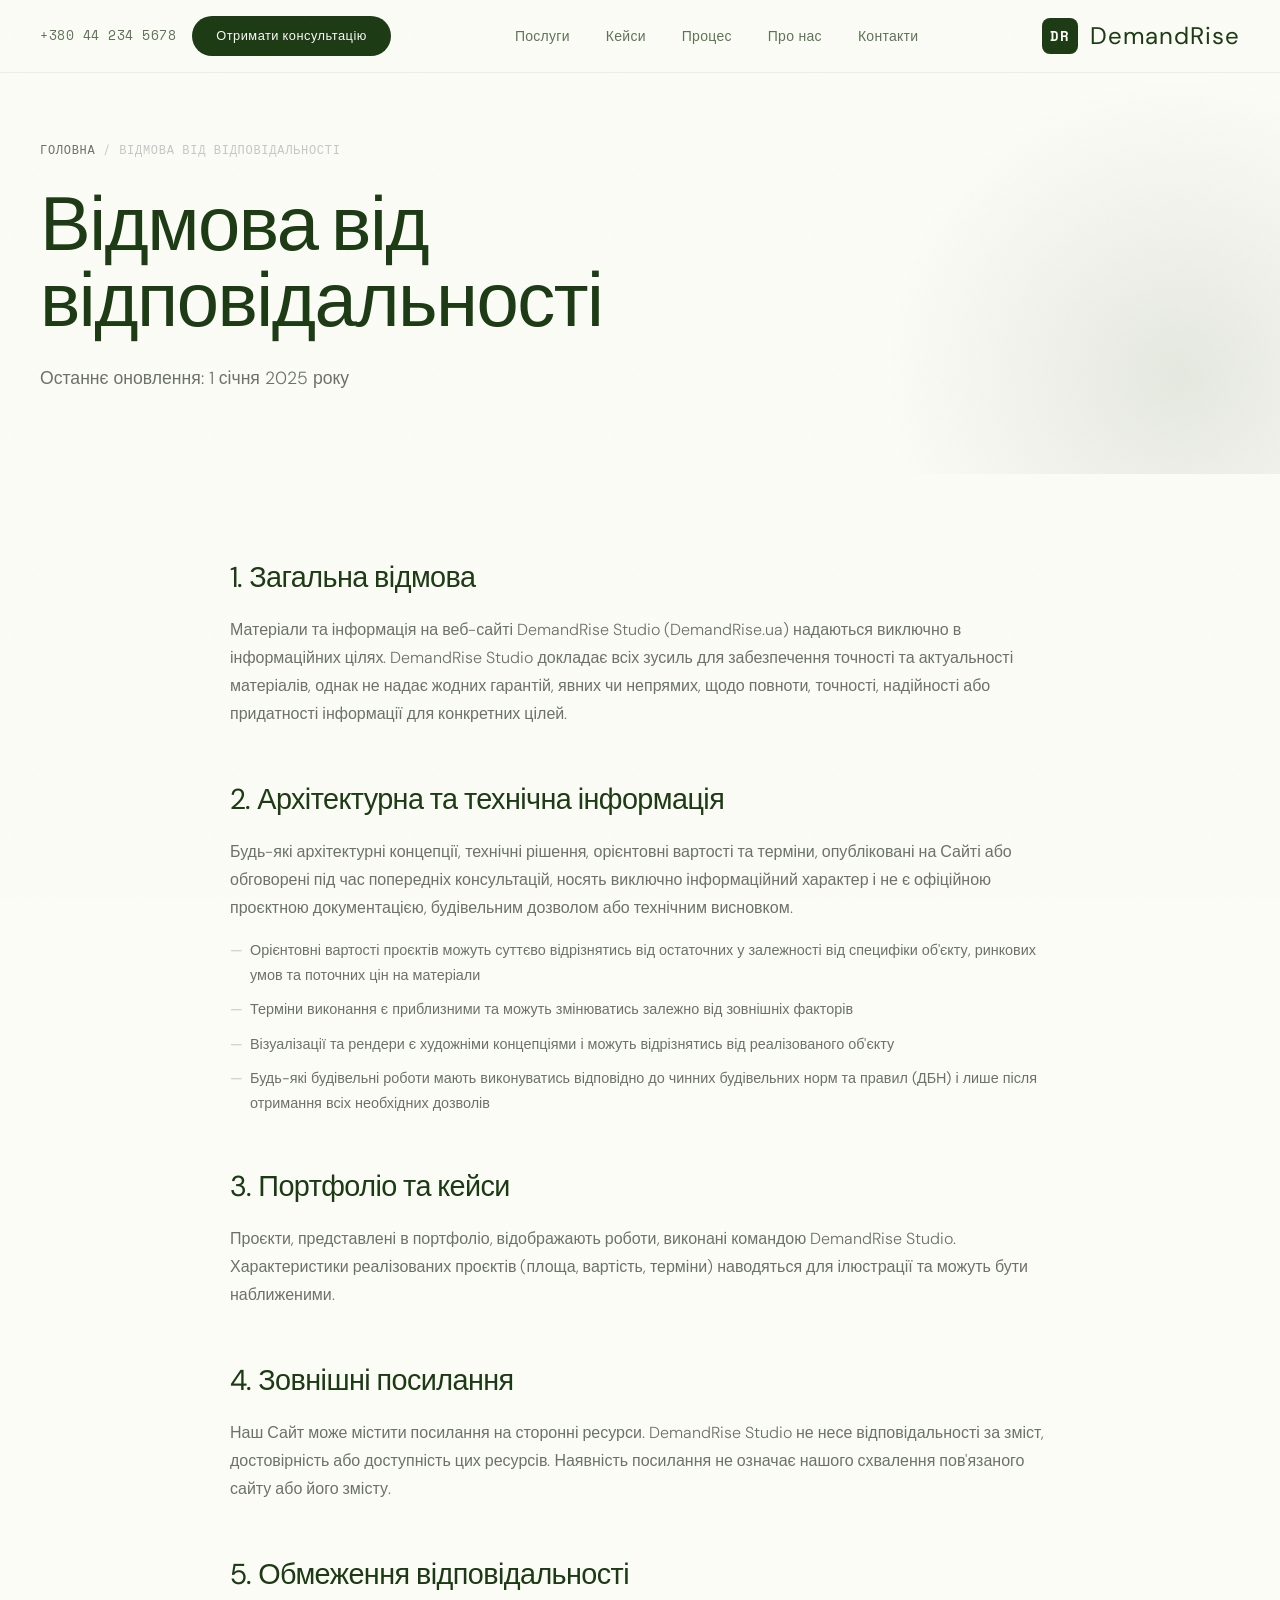
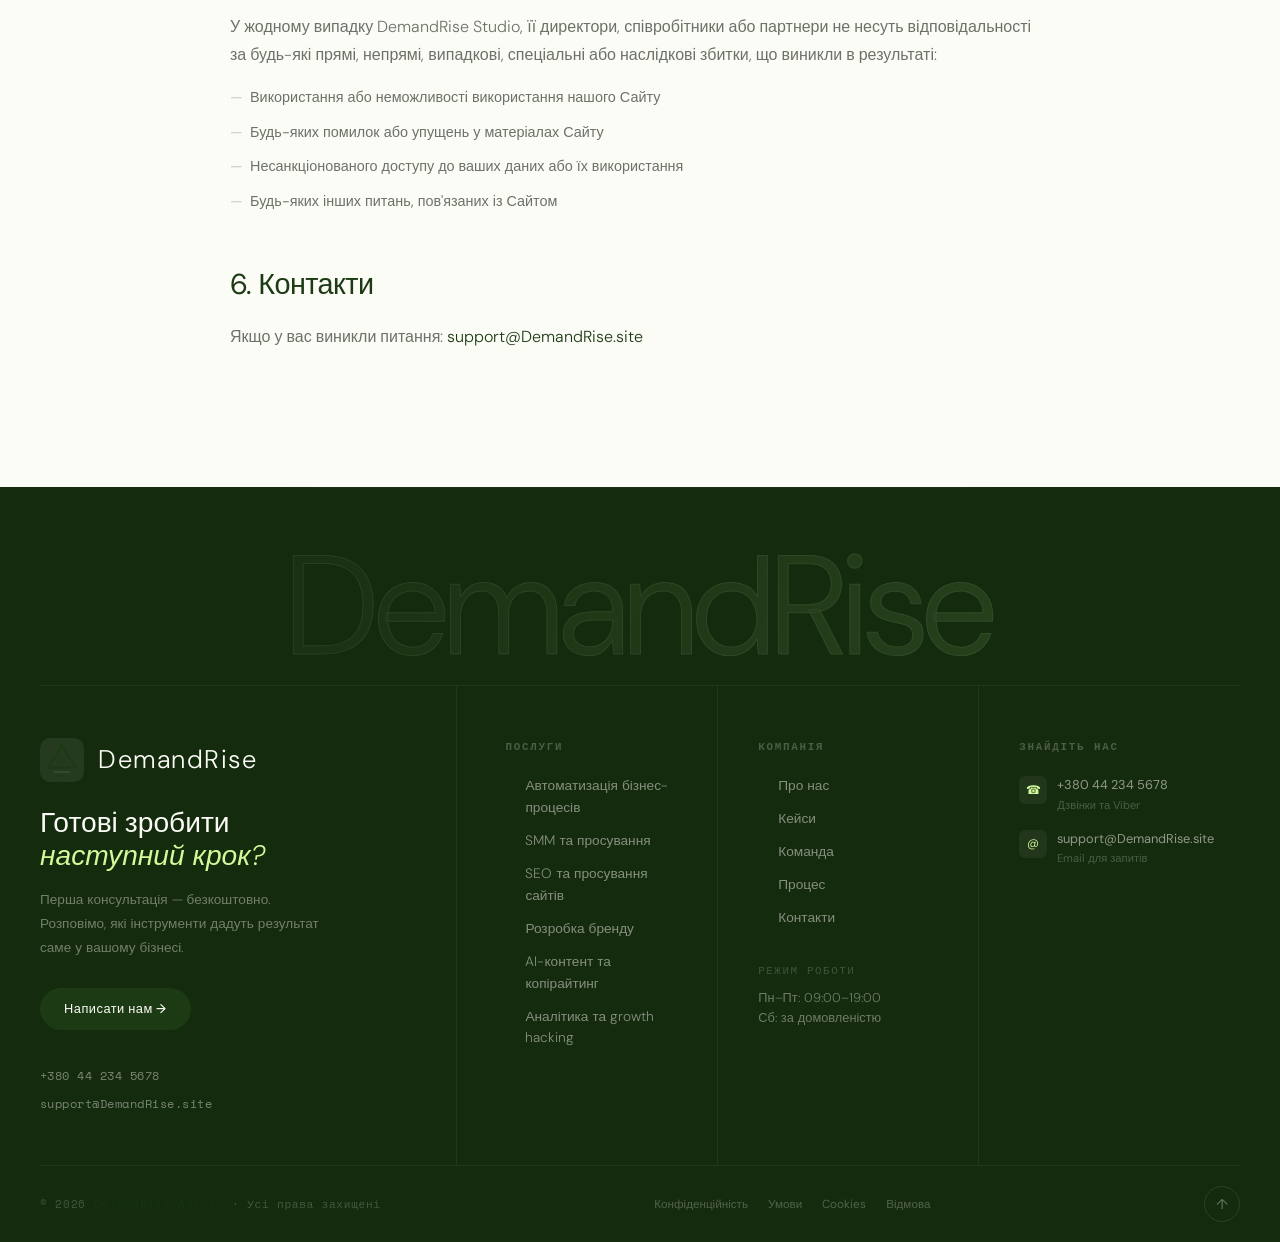
<file: disclaimer.html>
﻿<!doctype html>
<html lang="uk">
<head>
  <meta charset="UTF-8"/>
  <link rel="icon" type="image/svg+xml" href="/favicon.svg"/>
  <meta name="viewport" content="width=device-width,initial-scale=1"/>
  <title>Відмова від відповідальності — DemandRise</title>
  <link rel="stylesheet" href="assets/css/style.css"/>
</head>
<body>
<div class="grain-overlay"></div>
<div class="scroll-progress"></div>
<div class="page-loader" id="pageLoader"><div class="loader-inner"><div class="loader-brand">DemandRise</div><div class="loader-bar"><div class="loader-progress"></div></div></div></div>
<header class="site-header scrolled" id="top">
  <div class="container nav-wrap">
    <a class="brand" href="index.html" aria-label="DemandRise"><div class="brand-mark">DR</div>DemandRise</a>
    <button class="nav-toggle" aria-label="Меню" aria-expanded="false"><span></span><span></span><span></span></button>
    <nav class="main-nav" aria-label="Головна навігація">
      <a href="services.html">Послуги</a>
      <a href="projects.html">Кейси</a>
      <a href="index.html#process">Процес</a>
      <a href="about.html">Про нас</a>
      <a href="contact.html">Контакти</a>
    </nav>
    <div class="header-actions">
      <a class="header-phone" href="tel:+380442345678">+380 44 234 5678</a>
      <a class="header-cta" href="contact.html">Отримати консультацію</a>
    </div>
  </div>
</header>
<main>
  <section class="page-hero"><div class="container"><div class="page-hero-content"><div class="breadcrumb"><a href="index.html">Головна</a><span>/</span><span>Відмова від відповідальності</span></div><h1 class="reveal">Відмова від<br/>відповідальності</h1><p class="reveal reveal-delay-1">Останнє оновлення: 1 січня 2025 року</p></div></div></section>
  <div class="container">
    <div class="legal-content">
      <h2>1. Загальна відмова</h2>
      <p>Матеріали та інформація на веб-сайті DemandRise Studio (DemandRise.ua) надаються виключно в інформаційних цілях. DemandRise Studio докладає всіх зусиль для забезпечення точності та актуальності матеріалів, однак не надає жодних гарантій, явних чи непрямих, щодо повноти, точності, надійності або придатності інформації для конкретних цілей.</p>
      <h2>2. Архітектурна та технічна інформація</h2>
      <p>Будь-які архітектурні концепції, технічні рішення, орієнтовні вартості та терміни, опубліковані на Сайті або обговорені під час попередніх консультацій, носять виключно інформаційний характер і не є офіційною проєктною документацією, будівельним дозволом або технічним висновком.</p>
      <ul>
        <li>Орієнтовні вартості проєктів можуть суттєво відрізнятись від остаточних у залежності від специфіки об'єкту, ринкових умов та поточних цін на матеріали</li>
        <li>Терміни виконання є приблизними та можуть змінюватись залежно від зовнішніх факторів</li>
        <li>Візуалізації та рендери є художніми концепціями і можуть відрізнятись від реалізованого об'єкту</li>
        <li>Будь-які будівельні роботи мають виконуватись відповідно до чинних будівельних норм та правил (ДБН) і лише після отримання всіх необхідних дозволів</li>
      </ul>
      <h2>3. Портфоліо та кейси</h2>
      <p>Проєкти, представлені в портфоліо, відображають роботи, виконані командою DemandRise Studio. Характеристики реалізованих проєктів (площа, вартість, терміни) наводяться для ілюстрації та можуть бути наближеними.</p>
      <h2>4. Зовнішні посилання</h2>
      <p>Наш Сайт може містити посилання на сторонні ресурси. DemandRise Studio не несе відповідальності за зміст, достовірність або доступність цих ресурсів. Наявність посилання не означає нашого схвалення пов'язаного сайту або його змісту.</p>
      <h2>5. Обмеження відповідальності</h2>
      <p>У жодному випадку DemandRise Studio, її директори, співробітники або партнери не несуть відповідальності за будь-які прямі, непрямі, випадкові, спеціальні або наслідкові збитки, що виникли в результаті:</p>
      <ul>
        <li>Використання або неможливості використання нашого Сайту</li>
        <li>Будь-яких помилок або упущень у матеріалах Сайту</li>
        <li>Несанкціонованого доступу до ваших даних або їх використання</li>
        <li>Будь-яких інших питань, пов'язаних із Сайтом</li>
      </ul>
      <h2>6. Контакти</h2>
      <p>Якщо у вас виникли питання: <a href="mailto:support@DemandRise.site" style="color:var(--bronze)">support@DemandRise.site</a></p>
    </div>
  </div>
</main>
<footer class="site-footer">
  <div class="footer-divider"></div>
  <div class="footer-wordmark" aria-hidden="true">DemandRise</div>

  <div class="container">
    <div class="footer-body">

      <!-- CTA COLUMN -->
      <div class="footer-cta-col">
        <div class="footer-logo-mark">
          <svg class="footer-logo-svg" width="44" height="44" viewBox="0 0 44 44" fill="none" xmlns="http://www.w3.org/2000/svg" aria-label="DemandRise логотип">
            <rect width="44" height="44" rx="10" fill="rgba(247,244,239,0.07)"/>
            <path d="M22 8 L36 30 H8 Z" fill="none" stroke="#1C3A13" stroke-width="1.4" stroke-linejoin="round"/>
            <path d="M22 16 L30 30 H14 Z" fill="rgba(28,58,19,0.15)" stroke="none"/>
            <circle cx="22" cy="8" r="2" fill="#1C3A13"/>
            <line x1="14" y1="34" x2="30" y2="34" stroke="rgba(247,244,239,0.15)" stroke-width="1"/>
            <path d="M18 38 H26" stroke="#1C3A13" stroke-width="1.5" stroke-linecap="round"/>
          </svg>
          <span class="footer-logo-name">DemandRise</span>
        </div>
        <p class="footer-cta-tagline">Готові зробити<br/><em>наступний крок?</em></p>
        <p class="footer-cta-desc">Перша консультація — безкоштовно. Розповімо, які інструменти дадуть результат саме у вашому бізнесі.</p>
        <a class="footer-cta-btn" href="contact.html">Написати нам →</a>
        <div class="footer-cta-contacts">
          <a href="tel:+380442345678">+380 44 234 5678</a>
          <a href="mailto:support@DemandRise.site">support@DemandRise.site</a>
        </div>
      </div>

      <!-- SERVICES COLUMN -->
      <div class="footer-nav-col" style="padding-left:48px">
        <h4>Послуги</h4>
        <ul>
          <li><a href="services.html">Автоматизація бізнес-процесів</a></li>
          <li><a href="services.html">SMM та просування</a></li>
          <li><a href="services.html">SEO та просування сайтів</a></li>
          <li><a href="services.html">Розробка бренду</a></li>
          <li><a href="services.html">AI-контент та копірайтинг</a></li>
          <li><a href="services.html">Аналітика та growth hacking</a></li>
        </ul>
      </div>

      <!-- COMPANY COLUMN -->
      <div class="footer-nav-col" style="padding-left:40px">
        <h4>Компанія</h4>
        <ul>
          <li><a href="about.html">Про нас</a></li>
          <li><a href="projects.html">Кейси</a></li>
          <li><a href="about.html#team">Команда</a></li>
          <li><a href="index.html#process">Процес</a></li>
          <li><a href="contact.html">Контакти</a></li>
        </ul>
        <div style="margin-top:32px">
          <p style="font-family:var(--font-mono);font-size:.68rem;letter-spacing:.14em;text-transform:uppercase;color:rgba(247,244,239,.2);margin-bottom:8px">Режим роботи</p>
          <p style="font-size:.8rem;color:rgba(247,244,239,.4);line-height:1.6">Пн–Пт: 09:00–19:00<br/>Сб: за домовленістю</p>
        </div>
      </div>

      <!-- CONTACTS COLUMN -->
      <div class="footer-contacts-col">
        <h4>Знайдіть нас</h4>
        <div class="footer-contact-item">
          <div class="footer-contact-icon">☎</div>
          <div class="footer-contact-text">
            <a href="tel:+380442345678">+380 44 234 5678</a>
            <small>Дзвінки та Viber</small>
          </div>
        </div>
        <div class="footer-contact-item">
          <div class="footer-contact-icon">@</div>
          <div class="footer-contact-text">
            <a href="mailto:support@DemandRise.site">support@DemandRise.site</a>
            <small>Email для запитів</small>
          </div>
        </div>

      </div>

    </div><!-- /footer-body -->

    <div class="footer-bottom-bar">
      <p class="footer-bottom-copy">© 2026 <span>DemandRise Agency</span> · Усі права захищені</p>
      <nav class="footer-legal-links" aria-label="Юридична навігація">
        <a href="privacy-policy.html">Конфіденційність</a>
        <a href="terms-and-conditions.html">Умови</a>
        <a href="cookie-policy.html">Cookies</a>
        <a href="disclaimer.html">Відмова</a>
      </nav>
      <button class="footer-btt back-to-top" aria-label="Вгору">↑</button>
    </div>
  </div>
</footer>
<script src="assets/js/main.js"></script>
</body>
</html>
</file>
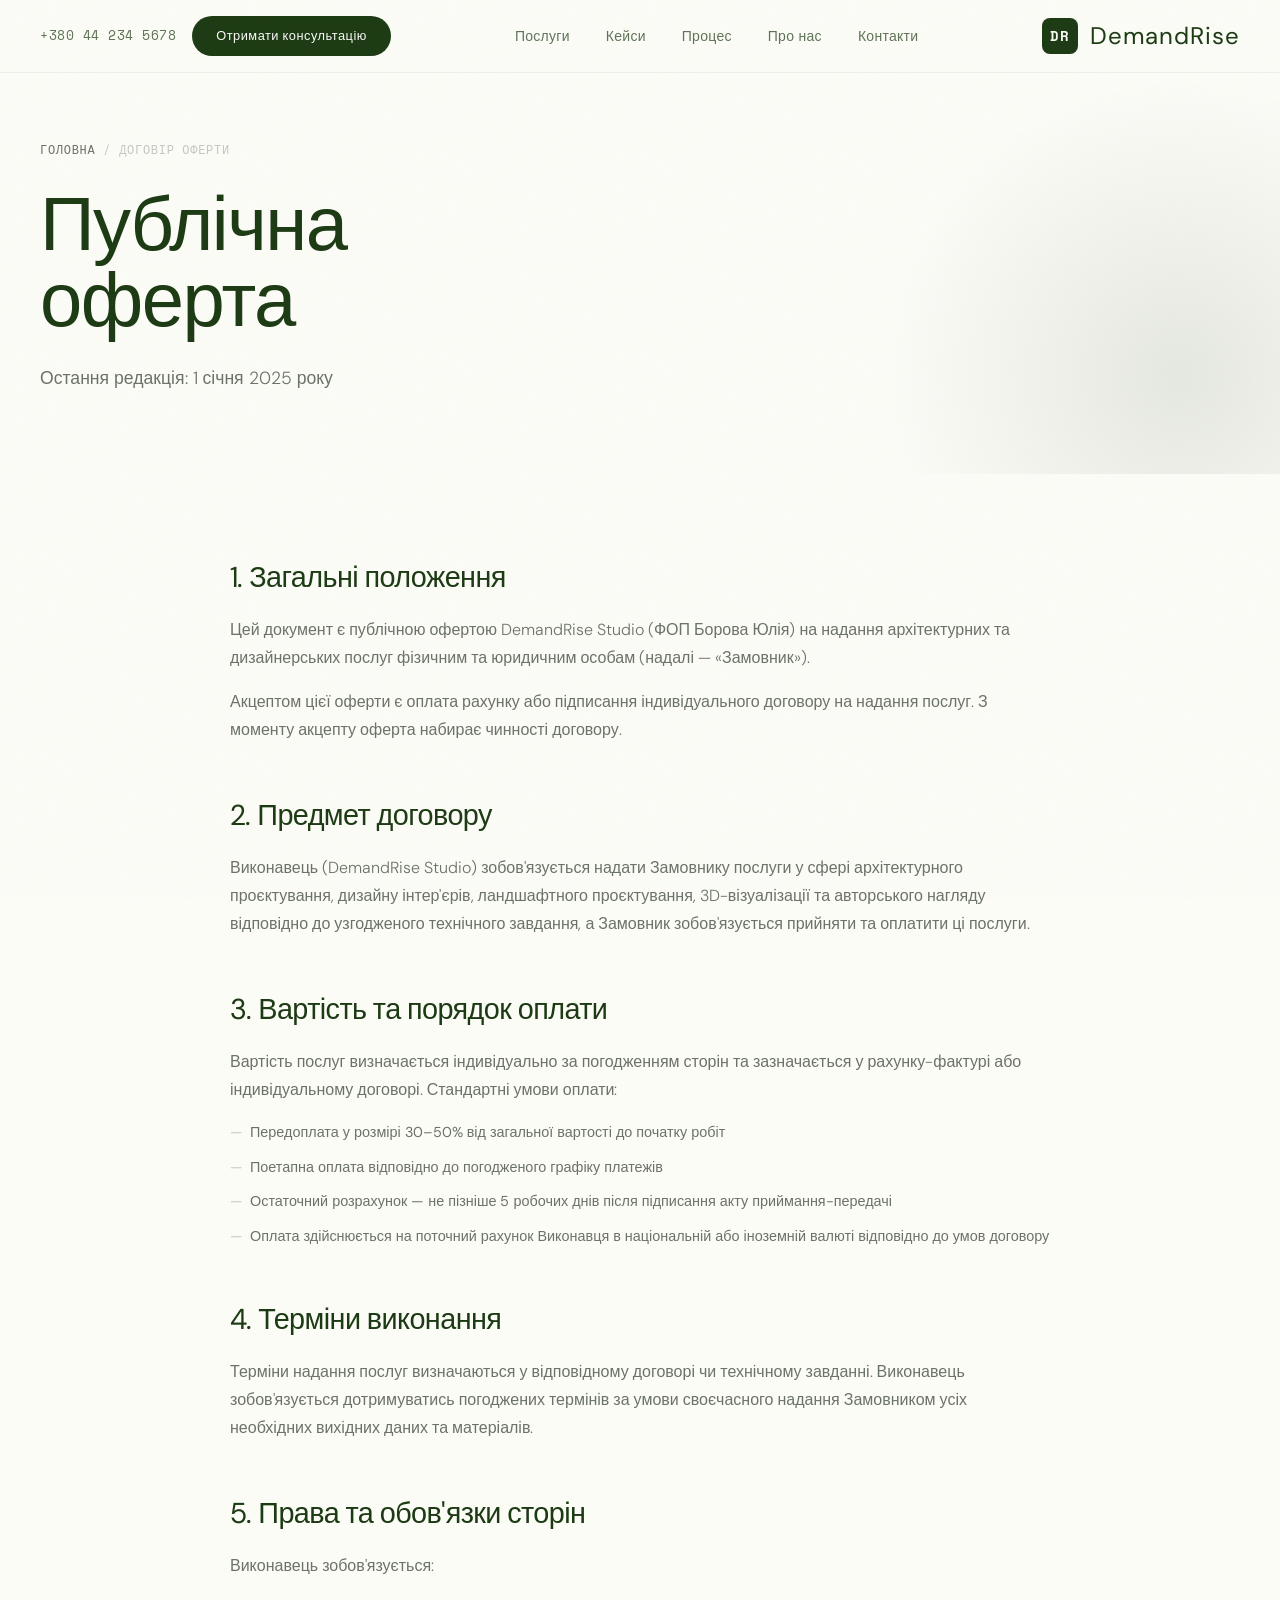
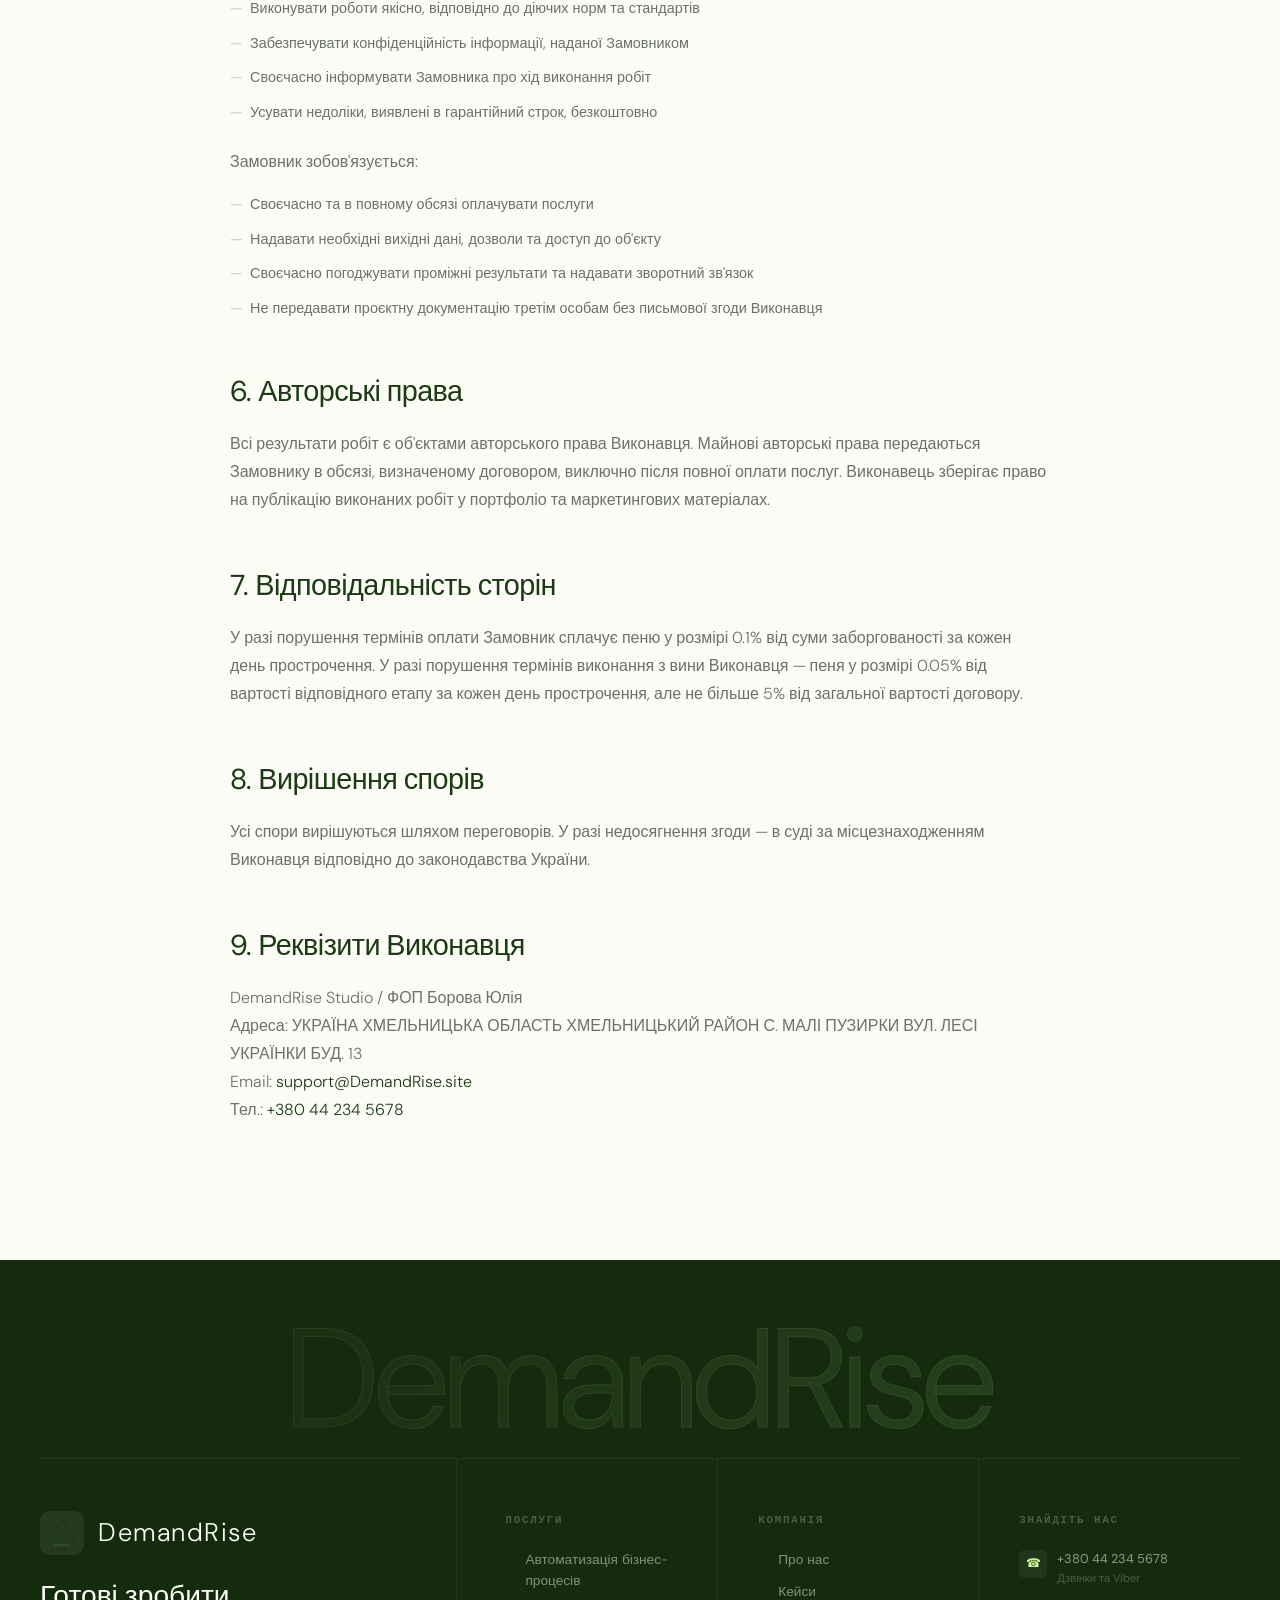
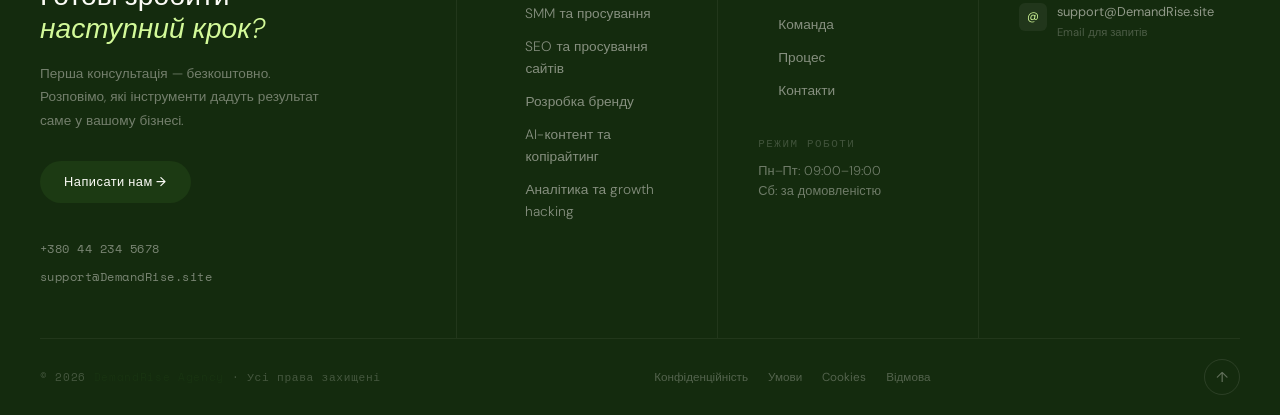
<file: offer-agreement.html>
﻿<!doctype html>
<html lang="uk">
<head>
  <meta charset="UTF-8"/>
  <link rel="icon" type="image/svg+xml" href="/favicon.svg"/>
  <meta name="viewport" content="width=device-width,initial-scale=1"/>
  <title>Договір оферти — DemandRise</title>
  <link rel="stylesheet" href="assets/css/style.css"/>
</head>
<body>
<div class="grain-overlay"></div>
<div class="scroll-progress"></div>
<div class="page-loader" id="pageLoader"><div class="loader-inner"><div class="loader-brand">DemandRise</div><div class="loader-bar"><div class="loader-progress"></div></div></div></div>
<header class="site-header scrolled" id="top">
  <div class="container nav-wrap">
    <a class="brand" href="index.html" aria-label="DemandRise"><div class="brand-mark">DR</div>DemandRise</a>
    <button class="nav-toggle" aria-label="Меню" aria-expanded="false"><span></span><span></span><span></span></button>
    <nav class="main-nav" aria-label="Головна навігація">
      <a href="services.html">Послуги</a>
      <a href="projects.html">Кейси</a>
      <a href="index.html#process">Процес</a>
      <a href="about.html">Про нас</a>
      <a href="contact.html">Контакти</a>
    </nav>
    <div class="header-actions">
      <a class="header-phone" href="tel:+380442345678">+380 44 234 5678</a>
      <a class="header-cta" href="contact.html">Отримати консультацію</a>
    </div>
  </div>
</header>
<main>
  <section class="page-hero"><div class="container"><div class="page-hero-content"><div class="breadcrumb"><a href="index.html">Головна</a><span>/</span><span>Договір оферти</span></div><h1 class="reveal">Публічна<br/>оферта</h1><p class="reveal reveal-delay-1">Остання редакція: 1 січня 2025 року</p></div></div></section>
  <div class="container">
    <div class="legal-content">
      <h2>1. Загальні положення</h2>
      <p>Цей документ є публічною офертою DemandRise Studio (ФОП Борова Юлія) на надання архітектурних та дизайнерських послуг фізичним та юридичним особам (надалі — «Замовник»).</p>
      <p>Акцептом цієї оферти є оплата рахунку або підписання індивідуального договору на надання послуг. З моменту акцепту оферта набирає чинності договору.</p>
      <h2>2. Предмет договору</h2>
      <p>Виконавець (DemandRise Studio) зобов'язується надати Замовнику послуги у сфері архітектурного проєктування, дизайну інтер'єрів, ландшафтного проєктування, 3D-візуалізації та авторського нагляду відповідно до узгодженого технічного завдання, а Замовник зобов'язується прийняти та оплатити ці послуги.</p>
      <h2>3. Вартість та порядок оплати</h2>
      <p>Вартість послуг визначається індивідуально за погодженням сторін та зазначається у рахунку-фактурі або індивідуальному договорі. Стандартні умови оплати:</p>
      <ul>
        <li>Передоплата у розмірі 30–50% від загальної вартості до початку робіт</li>
        <li>Поетапна оплата відповідно до погодженого графіку платежів</li>
        <li>Остаточний розрахунок — не пізніше 5 робочих днів після підписання акту приймання-передачі</li>
        <li>Оплата здійснюється на поточний рахунок Виконавця в національній або іноземній валюті відповідно до умов договору</li>
      </ul>
      <h2>4. Терміни виконання</h2>
      <p>Терміни надання послуг визначаються у відповідному договорі чи технічному завданні. Виконавець зобов'язується дотримуватись погоджених термінів за умови своєчасного надання Замовником усіх необхідних вихідних даних та матеріалів.</p>
      <h2>5. Права та обов'язки сторін</h2>
      <p>Виконавець зобов'язується:</p>
      <ul>
        <li>Виконувати роботи якісно, відповідно до діючих норм та стандартів</li>
        <li>Забезпечувати конфіденційність інформації, наданої Замовником</li>
        <li>Своєчасно інформувати Замовника про хід виконання робіт</li>
        <li>Усувати недоліки, виявлені в гарантійний строк, безкоштовно</li>
      </ul>
      <p>Замовник зобов'язується:</p>
      <ul>
        <li>Своєчасно та в повному обсязі оплачувати послуги</li>
        <li>Надавати необхідні вихідні дані, дозволи та доступ до об'єкту</li>
        <li>Своєчасно погоджувати проміжні результати та надавати зворотний зв'язок</li>
        <li>Не передавати проєктну документацію третім особам без письмової згоди Виконавця</li>
      </ul>
      <h2>6. Авторські права</h2>
      <p>Всі результати робіт є об'єктами авторського права Виконавця. Майнові авторські права передаються Замовнику в обсязі, визначеному договором, виключно після повної оплати послуг. Виконавець зберігає право на публікацію виконаних робіт у портфоліо та маркетингових матеріалах.</p>
      <h2>7. Відповідальність сторін</h2>
      <p>У разі порушення термінів оплати Замовник сплачує пеню у розмірі 0.1% від суми заборгованості за кожен день прострочення. У разі порушення термінів виконання з вини Виконавця — пеня у розмірі 0.05% від вартості відповідного етапу за кожен день прострочення, але не більше 5% від загальної вартості договору.</p>
      <h2>8. Вирішення спорів</h2>
      <p>Усі спори вирішуються шляхом переговорів. У разі недосягнення згоди — в суді за місцезнаходженням Виконавця відповідно до законодавства України.</p>
      <h2>9. Реквізити Виконавця</h2>
      <p>DemandRise Studio / ФОП Борова Юлія<br/>
      Адреса: УКРАЇНА ХМЕЛЬНИЦЬКА ОБЛАСТЬ ХМЕЛЬНИЦЬКИЙ РАЙОН С. МАЛІ ПУЗИРКИ ВУЛ. ЛЕСІ УКРАЇНКИ БУД. 13<br/>
      Email: <a href="mailto:support@DemandRise.site" style="color:var(--bronze)">support@DemandRise.site</a><br/>
      Тел.: <a href="tel:+380442345678" style="color:var(--bronze)">+380 44 234 5678</a></p>
    </div>
  </div>
</main>
<footer class="site-footer">
  <div class="footer-divider"></div>
  <div class="footer-wordmark" aria-hidden="true">DemandRise</div>

  <div class="container">
    <div class="footer-body">

      <!-- CTA COLUMN -->
      <div class="footer-cta-col">
        <div class="footer-logo-mark">
          <svg class="footer-logo-svg" width="44" height="44" viewBox="0 0 44 44" fill="none" xmlns="http://www.w3.org/2000/svg" aria-label="DemandRise логотип">
            <rect width="44" height="44" rx="10" fill="rgba(247,244,239,0.07)"/>
            <path d="M22 8 L36 30 H8 Z" fill="none" stroke="#1C3A13" stroke-width="1.4" stroke-linejoin="round"/>
            <path d="M22 16 L30 30 H14 Z" fill="rgba(28,58,19,0.15)" stroke="none"/>
            <circle cx="22" cy="8" r="2" fill="#1C3A13"/>
            <line x1="14" y1="34" x2="30" y2="34" stroke="rgba(247,244,239,0.15)" stroke-width="1"/>
            <path d="M18 38 H26" stroke="#1C3A13" stroke-width="1.5" stroke-linecap="round"/>
          </svg>
          <span class="footer-logo-name">DemandRise</span>
        </div>
        <p class="footer-cta-tagline">Готові зробити<br/><em>наступний крок?</em></p>
        <p class="footer-cta-desc">Перша консультація — безкоштовно. Розповімо, які інструменти дадуть результат саме у вашому бізнесі.</p>
        <a class="footer-cta-btn" href="contact.html">Написати нам →</a>
        <div class="footer-cta-contacts">
          <a href="tel:+380442345678">+380 44 234 5678</a>
          <a href="mailto:support@DemandRise.site">support@DemandRise.site</a>
        </div>
      </div>

      <!-- SERVICES COLUMN -->
      <div class="footer-nav-col" style="padding-left:48px">
        <h4>Послуги</h4>
        <ul>
          <li><a href="services.html">Автоматизація бізнес-процесів</a></li>
          <li><a href="services.html">SMM та просування</a></li>
          <li><a href="services.html">SEO та просування сайтів</a></li>
          <li><a href="services.html">Розробка бренду</a></li>
          <li><a href="services.html">AI-контент та копірайтинг</a></li>
          <li><a href="services.html">Аналітика та growth hacking</a></li>
        </ul>
      </div>

      <!-- COMPANY COLUMN -->
      <div class="footer-nav-col" style="padding-left:40px">
        <h4>Компанія</h4>
        <ul>
          <li><a href="about.html">Про нас</a></li>
          <li><a href="projects.html">Кейси</a></li>
          <li><a href="about.html#team">Команда</a></li>
          <li><a href="index.html#process">Процес</a></li>
          <li><a href="contact.html">Контакти</a></li>
        </ul>
        <div style="margin-top:32px">
          <p style="font-family:var(--font-mono);font-size:.68rem;letter-spacing:.14em;text-transform:uppercase;color:rgba(247,244,239,.2);margin-bottom:8px">Режим роботи</p>
          <p style="font-size:.8rem;color:rgba(247,244,239,.4);line-height:1.6">Пн–Пт: 09:00–19:00<br/>Сб: за домовленістю</p>
        </div>
      </div>

      <!-- CONTACTS COLUMN -->
      <div class="footer-contacts-col">
        <h4>Знайдіть нас</h4>
        <div class="footer-contact-item">
          <div class="footer-contact-icon">☎</div>
          <div class="footer-contact-text">
            <a href="tel:+380442345678">+380 44 234 5678</a>
            <small>Дзвінки та Viber</small>
          </div>
        </div>
        <div class="footer-contact-item">
          <div class="footer-contact-icon">@</div>
          <div class="footer-contact-text">
            <a href="mailto:support@DemandRise.site">support@DemandRise.site</a>
            <small>Email для запитів</small>
          </div>
        </div>

      </div>

    </div><!-- /footer-body -->

    <div class="footer-bottom-bar">
      <p class="footer-bottom-copy">© 2026 <span>DemandRise Agency</span> · Усі права захищені</p>
      <nav class="footer-legal-links" aria-label="Юридична навігація">
        <a href="privacy-policy.html">Конфіденційність</a>
        <a href="terms-and-conditions.html">Умови</a>
        <a href="cookie-policy.html">Cookies</a>
        <a href="disclaimer.html">Відмова</a>
      </nav>
      <button class="footer-btt back-to-top" aria-label="Вгору">↑</button>
    </div>
  </div>
</footer>
<script src="assets/js/main.js"></script>
</body>
</html>
</file>
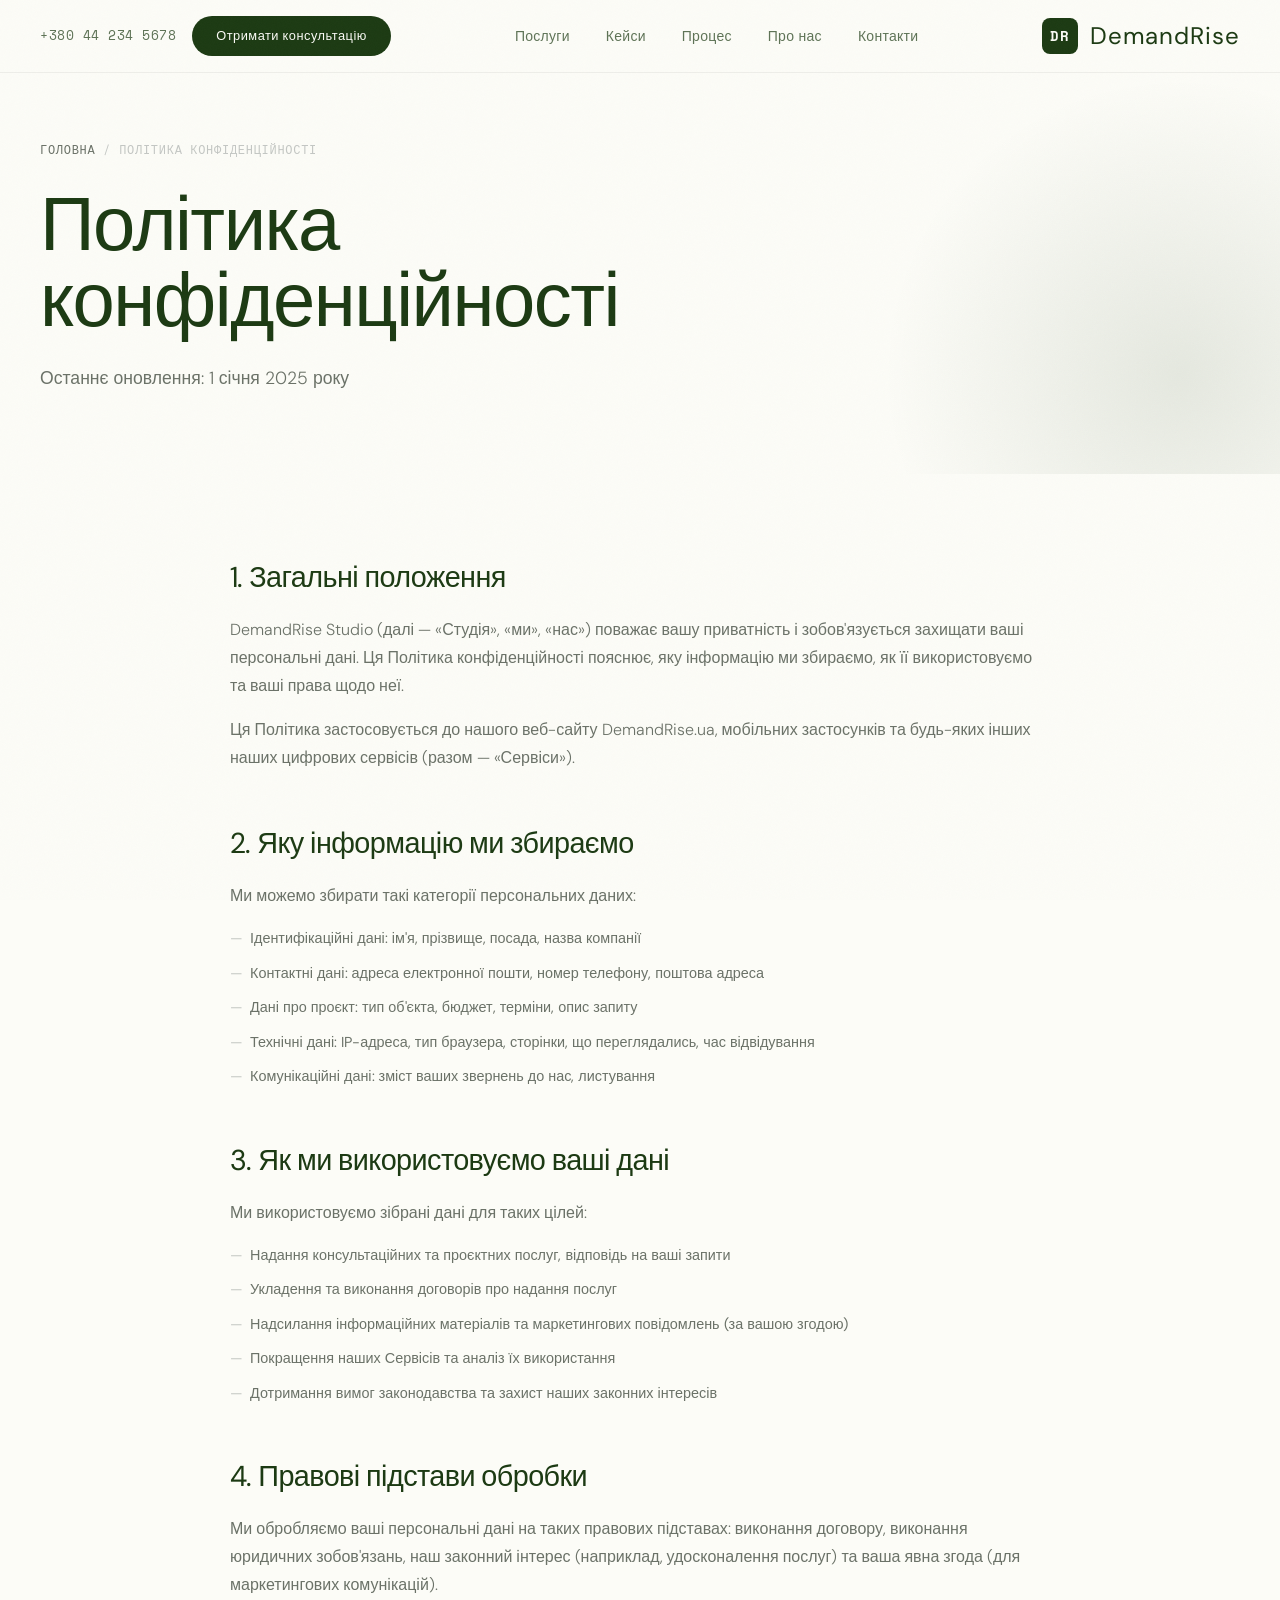
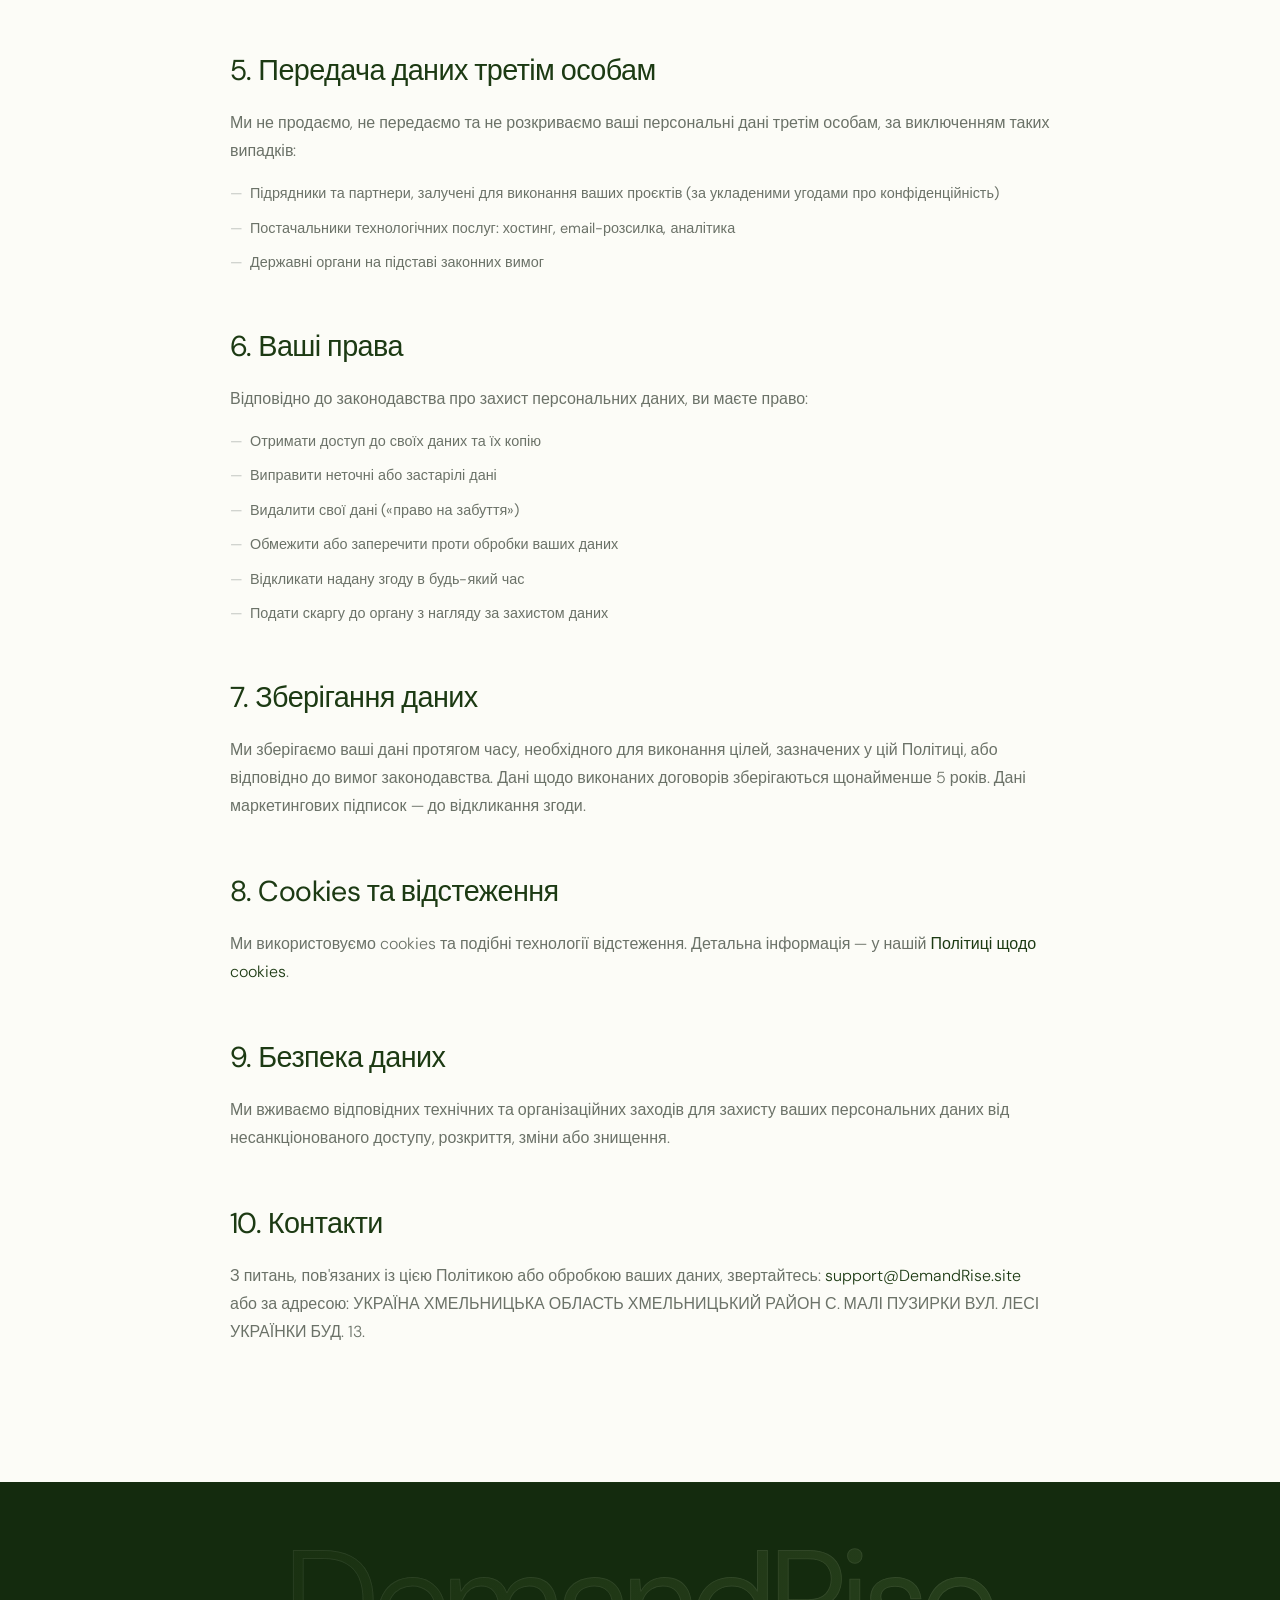
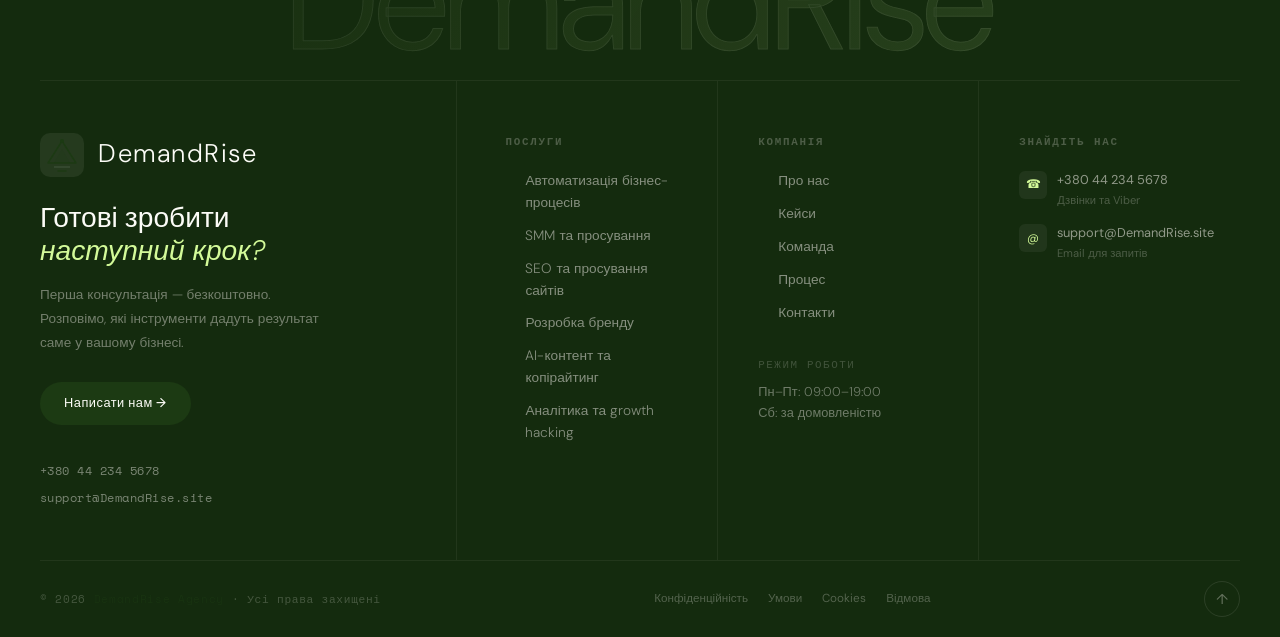
<file: privacy-policy.html>
﻿<!doctype html>
<html lang="uk">
<head>
  <meta charset="UTF-8"/>
  <link rel="icon" type="image/svg+xml" href="/favicon.svg"/>
  <meta name="viewport" content="width=device-width,initial-scale=1"/>
  <title>Політика конфіденційності — DemandRise</title>
  <link rel="stylesheet" href="assets/css/style.css"/>
</head>
<body>
<div class="grain-overlay"></div>
<div class="scroll-progress"></div>
<div class="page-loader" id="pageLoader"><div class="loader-inner"><div class="loader-brand">DemandRise</div><div class="loader-bar"><div class="loader-progress"></div></div></div></div>
<header class="site-header scrolled" id="top">
  <div class="container nav-wrap">
    <a class="brand" href="index.html" aria-label="DemandRise"><div class="brand-mark">DR</div>DemandRise</a>
    <button class="nav-toggle" aria-label="Меню" aria-expanded="false"><span></span><span></span><span></span></button>
    <nav class="main-nav" aria-label="Головна навігація">
      <a href="services.html">Послуги</a>
      <a href="projects.html">Кейси</a>
      <a href="index.html#process">Процес</a>
      <a href="about.html">Про нас</a>
      <a href="contact.html">Контакти</a>
    </nav>
    <div class="header-actions">
      <a class="header-phone" href="tel:+380442345678">+380 44 234 5678</a>
      <a class="header-cta" href="contact.html">Отримати консультацію</a>
    </div>
  </div>
</header>
<main>
  <section class="page-hero"><div class="container"><div class="page-hero-content"><div class="breadcrumb"><a href="index.html">Головна</a><span>/</span><span>Політика конфіденційності</span></div><h1 class="reveal">Політика<br/>конфіденційності</h1><p class="reveal reveal-delay-1">Останнє оновлення: 1 січня 2025 року</p></div></div></section>
  <div class="container">
    <div class="legal-content">
      <h2>1. Загальні положення</h2>
      <p>DemandRise Studio (далі — «Студія», «ми», «нас») поважає вашу приватність і зобов'язується захищати ваші персональні дані. Ця Політика конфіденційності пояснює, яку інформацію ми збираємо, як її використовуємо та ваші права щодо неї.</p>
      <p>Ця Політика застосовується до нашого веб-сайту DemandRise.ua, мобільних застосунків та будь-яких інших наших цифрових сервісів (разом — «Сервіси»).</p>
      <h2>2. Яку інформацію ми збираємо</h2>
      <p>Ми можемо збирати такі категорії персональних даних:</p>
      <ul>
        <li>Ідентифікаційні дані: ім'я, прізвище, посада, назва компанії</li>
        <li>Контактні дані: адреса електронної пошти, номер телефону, поштова адреса</li>
        <li>Дані про проєкт: тип об'єкта, бюджет, терміни, опис запиту</li>
        <li>Технічні дані: IP-адреса, тип браузера, сторінки, що переглядались, час відвідування</li>
        <li>Комунікаційні дані: зміст ваших звернень до нас, листування</li>
      </ul>
      <h2>3. Як ми використовуємо ваші дані</h2>
      <p>Ми використовуємо зібрані дані для таких цілей:</p>
      <ul>
        <li>Надання консультаційних та проєктних послуг, відповідь на ваші запити</li>
        <li>Укладення та виконання договорів про надання послуг</li>
        <li>Надсилання інформаційних матеріалів та маркетингових повідомлень (за вашою згодою)</li>
        <li>Покращення наших Сервісів та аналіз їх використання</li>
        <li>Дотримання вимог законодавства та захист наших законних інтересів</li>
      </ul>
      <h2>4. Правові підстави обробки</h2>
      <p>Ми обробляємо ваші персональні дані на таких правових підставах: виконання договору, виконання юридичних зобов'язань, наш законний інтерес (наприклад, удосконалення послуг) та ваша явна згода (для маркетингових комунікацій).</p>
      <h2>5. Передача даних третім особам</h2>
      <p>Ми не продаємо, не передаємо та не розкриваємо ваші персональні дані третім особам, за виключенням таких випадків:</p>
      <ul>
        <li>Підрядники та партнери, залучені для виконання ваших проєктів (за укладеними угодами про конфіденційність)</li>
        <li>Постачальники технологічних послуг: хостинг, email-розсилка, аналітика</li>
        <li>Державні органи на підставі законних вимог</li>
      </ul>
      <h2>6. Ваші права</h2>
      <p>Відповідно до законодавства про захист персональних даних, ви маєте право:</p>
      <ul>
        <li>Отримати доступ до своїх даних та їх копію</li>
        <li>Виправити неточні або застарілі дані</li>
        <li>Видалити свої дані («право на забуття»)</li>
        <li>Обмежити або заперечити проти обробки ваших даних</li>
        <li>Відкликати надану згоду в будь-який час</li>
        <li>Подати скаргу до органу з нагляду за захистом даних</li>
      </ul>
      <h2>7. Зберігання даних</h2>
      <p>Ми зберігаємо ваші дані протягом часу, необхідного для виконання цілей, зазначених у цій Політиці, або відповідно до вимог законодавства. Дані щодо виконаних договорів зберігаються щонайменше 5 років. Дані маркетингових підписок — до відкликання згоди.</p>
      <h2>8. Cookies та відстеження</h2>
      <p>Ми використовуємо cookies та подібні технології відстеження. Детальна інформація — у нашій <a href="cookie-policy.html" style="color:var(--bronze)">Політиці щодо cookies</a>.</p>
      <h2>9. Безпека даних</h2>
      <p>Ми вживаємо відповідних технічних та організаційних заходів для захисту ваших персональних даних від несанкціонованого доступу, розкриття, зміни або знищення.</p>
      <h2>10. Контакти</h2>
      <p>З питань, пов'язаних із цією Політикою або обробкою ваших даних, звертайтесь: <a href="mailto:support@DemandRise.site" style="color:var(--bronze)">support@DemandRise.site</a> або за адресою: УКРАЇНА ХМЕЛЬНИЦЬКА ОБЛАСТЬ ХМЕЛЬНИЦЬКИЙ РАЙОН С. МАЛІ ПУЗИРКИ ВУЛ. ЛЕСІ УКРАЇНКИ БУД. 13.</p>
    </div>
  </div>
</main>
<footer class="site-footer">
  <div class="footer-divider"></div>
  <div class="footer-wordmark" aria-hidden="true">DemandRise</div>

  <div class="container">
    <div class="footer-body">

      <!-- CTA COLUMN -->
      <div class="footer-cta-col">
        <div class="footer-logo-mark">
          <svg class="footer-logo-svg" width="44" height="44" viewBox="0 0 44 44" fill="none" xmlns="http://www.w3.org/2000/svg" aria-label="DemandRise логотип">
            <rect width="44" height="44" rx="10" fill="rgba(247,244,239,0.07)"/>
            <path d="M22 8 L36 30 H8 Z" fill="none" stroke="#1C3A13" stroke-width="1.4" stroke-linejoin="round"/>
            <path d="M22 16 L30 30 H14 Z" fill="rgba(28,58,19,0.15)" stroke="none"/>
            <circle cx="22" cy="8" r="2" fill="#1C3A13"/>
            <line x1="14" y1="34" x2="30" y2="34" stroke="rgba(247,244,239,0.15)" stroke-width="1"/>
            <path d="M18 38 H26" stroke="#1C3A13" stroke-width="1.5" stroke-linecap="round"/>
          </svg>
          <span class="footer-logo-name">DemandRise</span>
        </div>
        <p class="footer-cta-tagline">Готові зробити<br/><em>наступний крок?</em></p>
        <p class="footer-cta-desc">Перша консультація — безкоштовно. Розповімо, які інструменти дадуть результат саме у вашому бізнесі.</p>
        <a class="footer-cta-btn" href="contact.html">Написати нам →</a>
        <div class="footer-cta-contacts">
          <a href="tel:+380442345678">+380 44 234 5678</a>
          <a href="mailto:support@DemandRise.site">support@DemandRise.site</a>
        </div>
      </div>

      <!-- SERVICES COLUMN -->
      <div class="footer-nav-col" style="padding-left:48px">
        <h4>Послуги</h4>
        <ul>
          <li><a href="services.html">Автоматизація бізнес-процесів</a></li>
          <li><a href="services.html">SMM та просування</a></li>
          <li><a href="services.html">SEO та просування сайтів</a></li>
          <li><a href="services.html">Розробка бренду</a></li>
          <li><a href="services.html">AI-контент та копірайтинг</a></li>
          <li><a href="services.html">Аналітика та growth hacking</a></li>
        </ul>
      </div>

      <!-- COMPANY COLUMN -->
      <div class="footer-nav-col" style="padding-left:40px">
        <h4>Компанія</h4>
        <ul>
          <li><a href="about.html">Про нас</a></li>
          <li><a href="projects.html">Кейси</a></li>
          <li><a href="about.html#team">Команда</a></li>
          <li><a href="index.html#process">Процес</a></li>
          <li><a href="contact.html">Контакти</a></li>
        </ul>
        <div style="margin-top:32px">
          <p style="font-family:var(--font-mono);font-size:.68rem;letter-spacing:.14em;text-transform:uppercase;color:rgba(247,244,239,.2);margin-bottom:8px">Режим роботи</p>
          <p style="font-size:.8rem;color:rgba(247,244,239,.4);line-height:1.6">Пн–Пт: 09:00–19:00<br/>Сб: за домовленістю</p>
        </div>
      </div>

      <!-- CONTACTS COLUMN -->
      <div class="footer-contacts-col">
        <h4>Знайдіть нас</h4>
        <div class="footer-contact-item">
          <div class="footer-contact-icon">☎</div>
          <div class="footer-contact-text">
            <a href="tel:+380442345678">+380 44 234 5678</a>
            <small>Дзвінки та Viber</small>
          </div>
        </div>
        <div class="footer-contact-item">
          <div class="footer-contact-icon">@</div>
          <div class="footer-contact-text">
            <a href="mailto:support@DemandRise.site">support@DemandRise.site</a>
            <small>Email для запитів</small>
          </div>
        </div>

      </div>

    </div><!-- /footer-body -->

    <div class="footer-bottom-bar">
      <p class="footer-bottom-copy">© 2026 <span>DemandRise Agency</span> · Усі права захищені</p>
      <nav class="footer-legal-links" aria-label="Юридична навігація">
        <a href="privacy-policy.html">Конфіденційність</a>
        <a href="terms-and-conditions.html">Умови</a>
        <a href="cookie-policy.html">Cookies</a>
        <a href="disclaimer.html">Відмова</a>
      </nav>
      <button class="footer-btt back-to-top" aria-label="Вгору">↑</button>
    </div>
  </div>
</footer>
<script src="assets/js/main.js"></script>
</body>
</html>
</file>
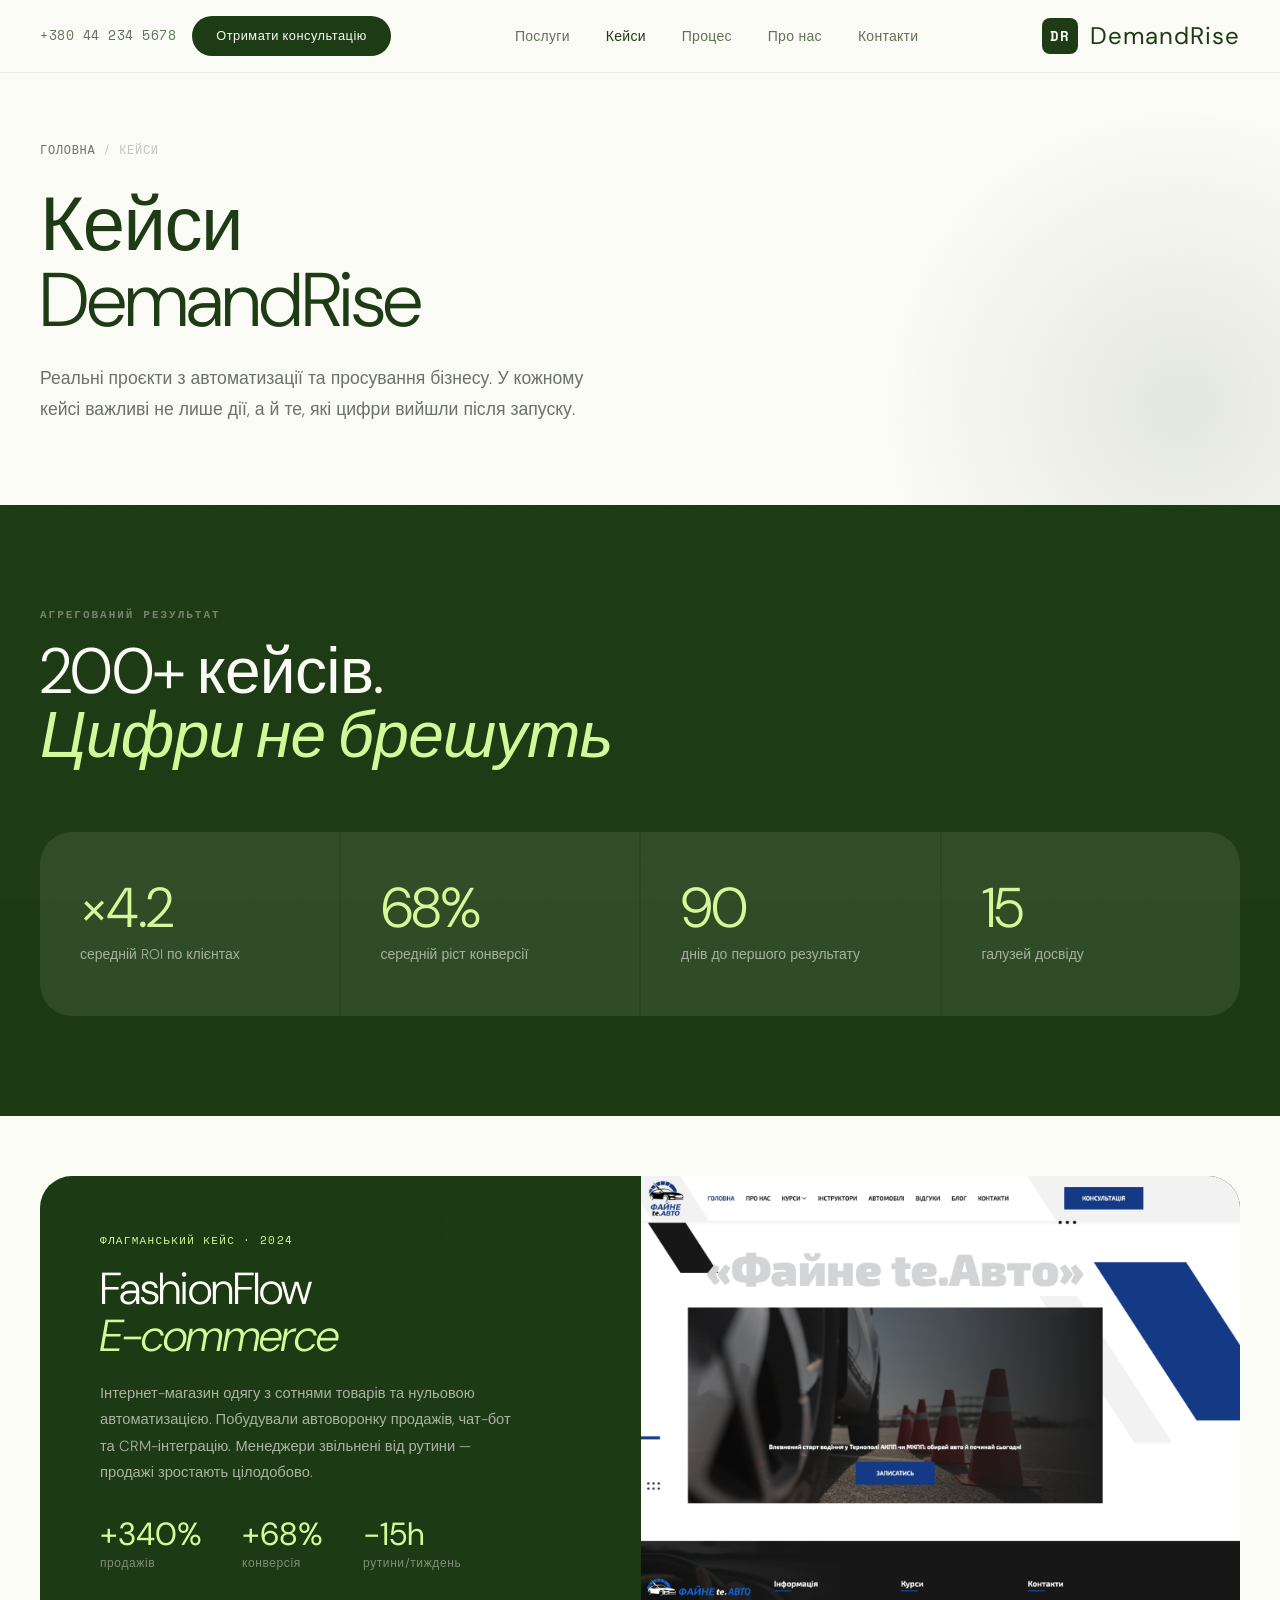
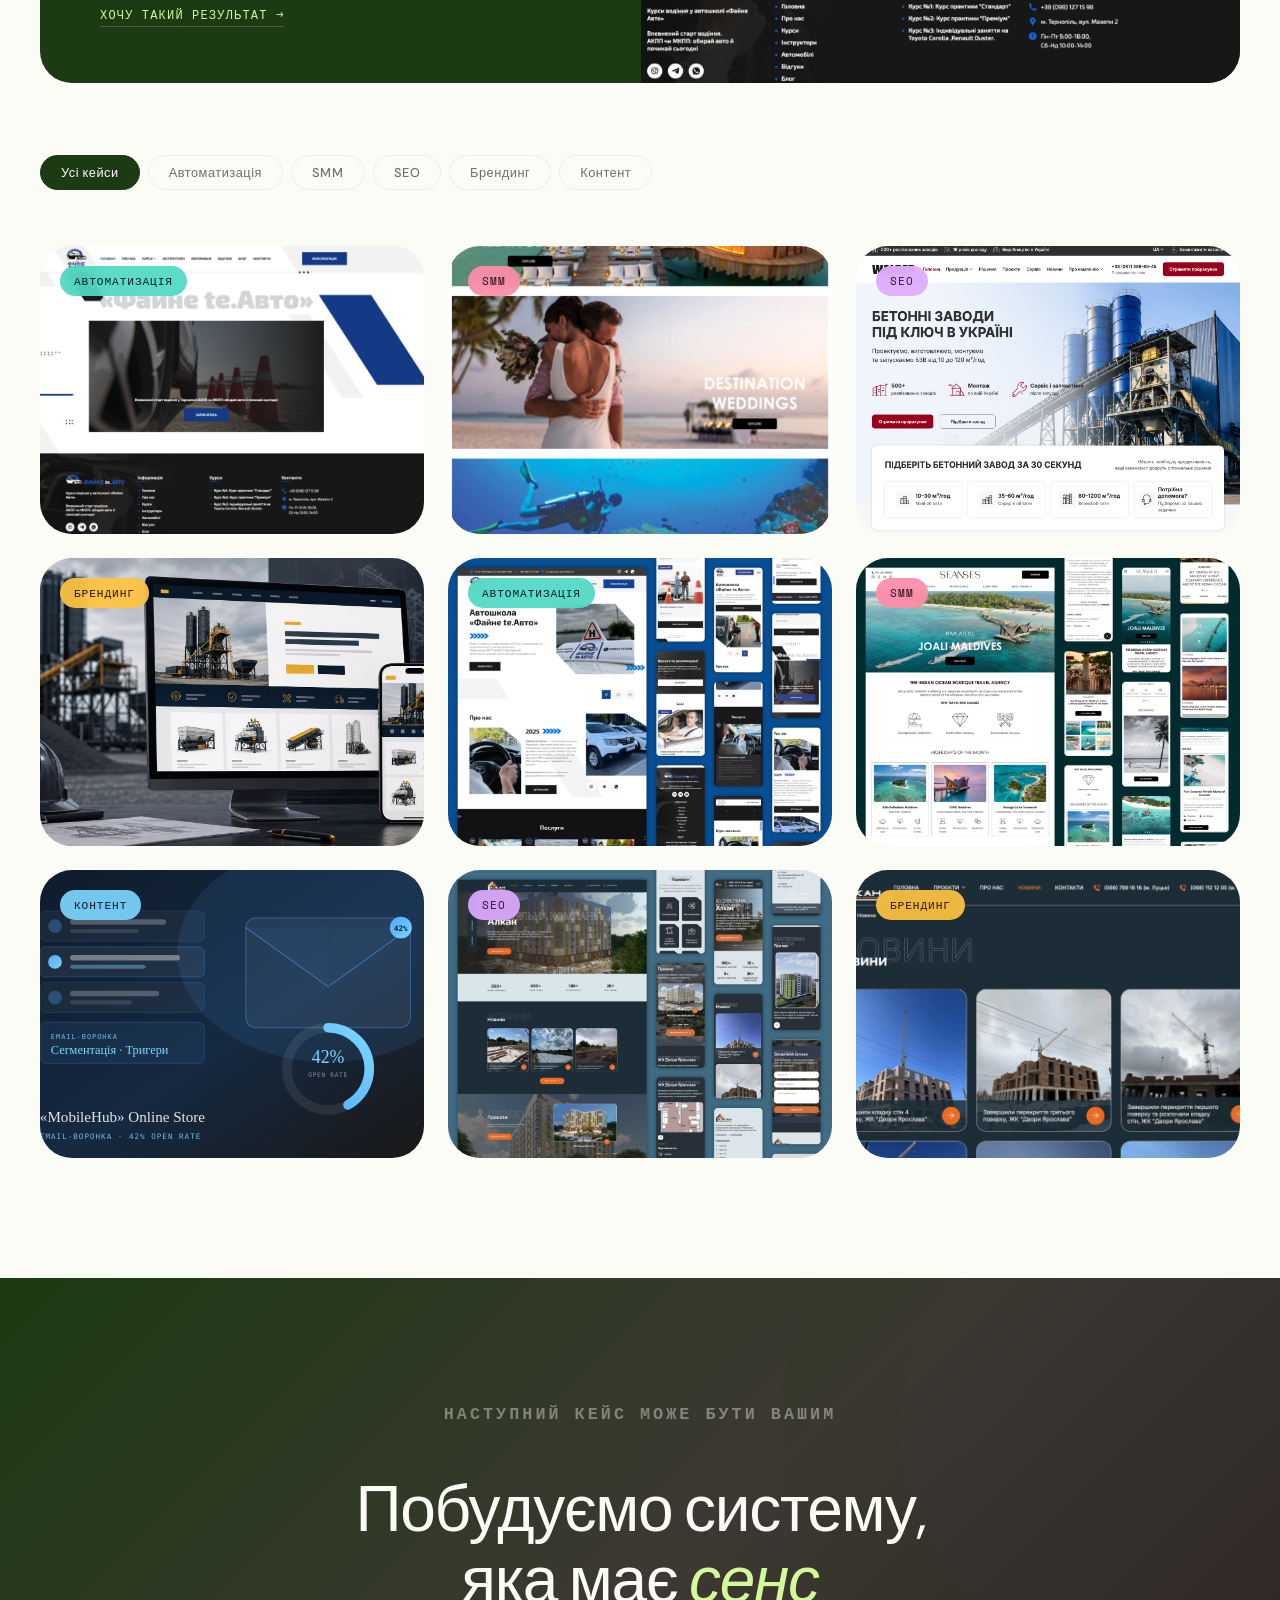
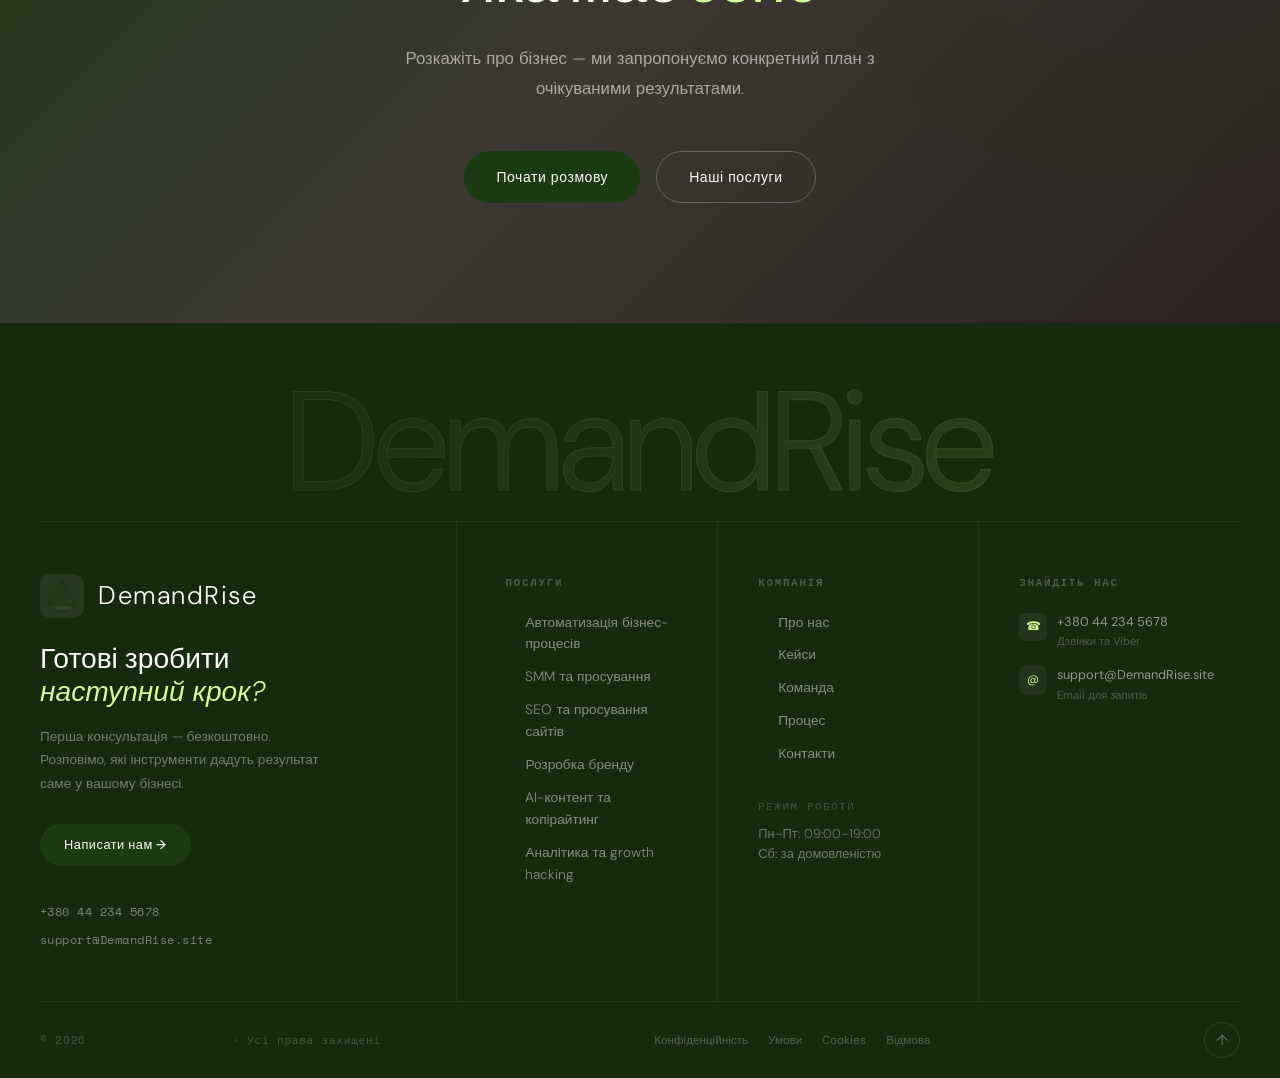
<file: projects.html>
﻿<!doctype html>
<html lang="uk">
<head>
  <meta charset="UTF-8"/>
  <link rel="icon" type="image/svg+xml" href="/favicon.svg"/>
  <meta name="viewport" content="width=device-width,initial-scale=1"/>
  <title>Кейси — DemandRise</title>
  <meta name="description" content="Кейси DemandRise: 200+ клієнтів — AI-автоматизація, SMM, SEO-просування та розробка брендів з вимірюваними результатами."/>
  <link rel="stylesheet" href="assets/css/style.css"/>
</head>
<body>
<div class="grain-overlay"></div>
<div class="scroll-progress"></div>
<div class="page-loader" id="pageLoader">
  <div class="loader-inner">
    <div class="loader-brand">DemandRise</div>
    <div class="loader-bar"><div class="loader-progress"></div></div>
  </div>
</div>

<header class="site-header scrolled" id="top">
  <div class="container nav-wrap">
    <a class="brand" href="/" aria-label="DemandRise"><div class="brand-mark">DR</div>DemandRise</a>
    <button class="nav-toggle" aria-label="Меню" aria-expanded="false"><span></span><span></span><span></span></button>
    <nav class="main-nav" aria-label="Головна навігація">
      <a href="/services">Послуги</a>
      <a href="/projects" style="opacity:1;font-weight:500">Кейси</a>
      <a href="/#process">Процес</a>
      <a href="/about">Про нас</a>
      <a href="/contact">Контакти</a>
    </nav>
    <div class="header-actions">
      <a class="header-phone" href="tel:+380442345678">+380 44 234 5678</a>
      <a class="header-cta" href="/contact">Отримати консультацію</a>
    </div>
  </div>
</header>

<main>
  <!-- PAGE HERO -->
  <section class="page-hero"><div class="container"><div class="page-hero-content"><div class="breadcrumb"><a href="/">Головна</a><span>/</span><span>Кейси</span></div><h1 class="reveal">Кейси<br/>DemandRise</h1><p class="reveal reveal-delay-1">Реальні проєкти з автоматизації та просування бізнесу. У кожному кейсі важливі не лише дії, а й те, які цифри вийшли після запуску.</p></div></div></section>

  <!-- БЛОК 1: ЦИФРИ РЕЗУЛЬТАТІВ -->
  <section class="awards-section"><div class="container"><p class="section-label reveal">Агрегований результат</p><h2 class="display-lg reveal reveal-delay-1" style="color:var(--ivory);margin-top:16px">200+ кейсів.<br/><em style="color:var(--bronze-lt)">Цифри не брешуть</em></h2><div class="awards-grid"><div class="award-item reveal"><div class="award-num">×4.2</div><div class="award-label">середній ROI по клієнтах</div></div><div class="award-item reveal reveal-delay-1"><div class="award-num">68%</div><div class="award-label">середній ріст конверсії</div></div><div class="award-item reveal reveal-delay-2"><div class="award-num">90</div><div class="award-label">днів до першого результату</div></div><div class="award-item reveal reveal-delay-3"><div class="award-num">15</div><div class="award-label">галузей досвіду</div></div></div></div></section>

  <!-- БЛОК 2: ФЛАГМАНСЬКИЙ КЕЙС -->
  <section style="background:var(--white);padding:60px 0 40px"><div class="container">
    <div style="margin-bottom:32px;position:relative;border-radius:var(--radius-lg);overflow:hidden" class="reveal">
      <div style="display:grid;grid-template-columns:1fr 1fr;min-height:500px">
        <div style="padding:56px 60px;display:flex;flex-direction:column;justify-content:flex-end;background:var(--charcoal);position:relative;overflow:hidden">
          <div style="position:absolute;top:-100px;right:-100px;width:300px;height:300px;border-radius:50%;border:1px solid rgba(28,58,19,0.12);pointer-events:none"></div>
          <div style="position:absolute;bottom:-60px;left:-60px;width:200px;height:200px;border-radius:50%;border:1px solid rgba(28,58,19,0.08);pointer-events:none"></div>
          <div class="eyebrow" style="color:var(--bronze-lt);margin-bottom:16px;position:relative">Флагманський кейс · 2024</div>
          <h2 style="font-family:var(--font-display);font-size:clamp(28px,3.5vw,52px);font-weight:300;color:var(--ivory);line-height:1.05;margin-bottom:20px;position:relative">FashionFlow<br/><em style="color:var(--bronze-lt)">E-commerce</em></h2>
          <p style="color:rgba(247,244,239,.65);font-size:.92rem;line-height:1.8;margin-bottom:32px;max-width:420px;position:relative">Інтернет-магазин одягу з сотнями товарів та нульовою автоматизацією. Побудували автоворонку продажів, чат-бот та CRM-інтеграцію. Менеджери звільнені від рутини — продажі зростають цілодобово.</p>
          <div style="display:flex;gap:40px;position:relative">
            <div><div style="font-family:var(--font-display);font-size:2rem;color:var(--bronze-lt);line-height:1">+340%</div><div style="font-size:.75rem;color:rgba(247,244,239,.45);margin-top:4px;letter-spacing:.05em">продажів</div></div>
            <div><div style="font-family:var(--font-display);font-size:2rem;color:var(--bronze-lt);line-height:1">+68%</div><div style="font-size:.75rem;color:rgba(247,244,239,.45);margin-top:4px;letter-spacing:.05em">конверсія</div></div>
            <div><div style="font-family:var(--font-display);font-size:2rem;color:var(--bronze-lt);line-height:1">-15h</div><div style="font-size:.75rem;color:rgba(247,244,239,.45);margin-top:4px;letter-spacing:.05em">рутини/тиждень</div></div>
          </div>
          <div style="margin-top:28px;position:relative"><a href="/contact" style="display:inline-flex;align-items:center;gap:8px;font-family:var(--font-mono);font-size:.75rem;color:var(--bronze-lt);letter-spacing:.1em;text-decoration:none;border-bottom:1px solid rgba(212,167,106,0.3);padding-bottom:2px;transition:border-color .3s">ХОЧУ ТАКИЙ РЕЗУЛЬТАТ →</a></div>
        </div>
        <div style="background:var(--charcoal);border-left:1px solid rgba(28,58,19,0.15);overflow:hidden;display:flex;align-items:center;justify-content:center;padding:0">
          <img class="content-image" src="assets/img/cases/znimok-ekrana-2026-03-22-o-10.57.00-1920x1308.png" alt="Автоматизація FashionFlow" style="width:100%;height:100%;object-fit:cover"/>
        </div>
      </div>
    </div>
  </div></section>

  <!-- БЛОК 3: ФІЛЬТР + ГРІД -->
  <section style="background:var(--white);padding:0 0 120px"><div class="container">
    <div class="projects-filter reveal" style="margin-bottom:56px"><button class="filter-btn active" data-filter="all">Усі кейси</button><button class="filter-btn" data-filter="automation">Автоматизація</button><button class="filter-btn" data-filter="smm">SMM</button><button class="filter-btn" data-filter="seo">SEO</button><button class="filter-btn" data-filter="brand">Брендинг</button><button class="filter-btn" data-filter="content">Контент</button></div>
    <div class="projects-grid projects-page-grid">
      <article class="project-card reveal" data-cat="automation"><div class="project-visual"><div class="project-visual-inner"><img class="project-image" src="assets/img/cases/znimok-ekrana-2026-03-22-o-10.57.00-1920x1308.png" alt="FashionFlow E-commerce"/></div></div><div class="project-overlay"></div><div class="project-tag">Автоматизація</div><div class="project-info"><h3>FashionFlow E-commerce</h3><p>Автоворонка та чат-бот · +340% продажів</p></div></article>
      <article class="project-card reveal reveal-delay-1" data-cat="smm"><div class="project-visual"><div class="project-visual-inner"><img class="project-image" src="assets/img/cases/getaways-scaled.jpg" alt="Ресторан Craft Kitchen"/></div></div><div class="project-overlay"></div><div class="project-tag">SMM</div><div class="project-info"><h3>Ресторан «Craft Kitchen»</h3><p>Instagram · 0→45K підписників за 90 днів</p></div></article>
      <article class="project-card reveal reveal-delay-2" data-cat="seo"><div class="project-visual"><div class="project-visual-inner"><img class="project-image" src="assets/img/cases/walder-home-desktop.png" alt="IT DataFlow SEO"/></div></div><div class="project-overlay"></div><div class="project-tag">SEO</div><div class="project-info"><h3>IT-компанія «DataFlow»</h3><p>SEO · ×4 органічного трафіку за 6 місяців</p></div></article>
      <article class="project-card reveal" data-cat="brand"><div class="project-visual"><div class="project-visual-inner"><img class="project-image" src="assets/img/cases/xwalder-thematic-cover-no-text.png.pagespeed.ic.YAHi4Zmac1.webp" alt="Стартап NovaTech брендинг"/></div></div><div class="project-overlay"></div><div class="project-tag">Брендинг</div><div class="project-info"><h3>Стартап «NovaTech»</h3><p>Бренд з нуля · від ідеї до впізнаваності</p></div></article>
      <article class="project-card reveal reveal-delay-1" data-cat="automation"><div class="project-visual"><div class="project-visual-inner"><img class="project-image" src="assets/img/cases/aine-te-auto.com_.jpg" alt="Клініка MedLine чат-бот"/></div></div><div class="project-overlay"></div><div class="project-tag">Автоматизація</div><div class="project-info"><h3>Клініка «MedLine»</h3><p>Telegram-бот запису · -80% дзвінків</p></div></article>
      <article class="project-card reveal reveal-delay-2" data-cat="smm"><div class="project-visual"><div class="project-visual-inner"><img class="project-image" src="assets/img/cases/seanses.jpg" alt="Магазин GreenBox TikTok"/></div></div><div class="project-overlay"></div><div class="project-tag">SMM</div><div class="project-info"><h3>Магазин «GreenBox»</h3><p>TikTok · 1M переглядів за перший місяць</p></div></article>
      <article class="project-card reveal" data-cat="content"><div class="project-visual"><div class="project-visual-inner"><img class="project-image" src="assets/img/project-mobilehub.svg" alt="MobileHub Email-маркетинг"/></div></div><div class="project-overlay"></div><div class="project-tag">Контент</div><div class="project-info"><h3>«MobileHub» Online Store</h3><p>Email-воронка · 42% open rate</p></div></article>
      <article class="project-card reveal reveal-delay-1" data-cat="seo"><div class="project-visual"><div class="project-visual-inner"><img class="project-image" src="assets/img/cases/alkan-1.jpg" alt="Stylica SEO магазин одягу"/></div></div><div class="project-overlay"></div><div class="project-tag">SEO</div><div class="project-info"><h3>Магазин одягу «Stylica»</h3><p>SEO · Топ-3 Google за 4 місяці</p></div></article>
      <article class="project-card reveal reveal-delay-2" data-cat="brand"><div class="project-visual"><div class="project-visual-inner"><img class="project-image" src="assets/img/cases/alkan3-1920x1195.jpeg" alt="FoodCorner ребрендинг"/></div></div><div class="project-overlay"></div><div class="project-tag">Брендинг</div><div class="project-info"><h3>Мережа «FoodCorner»</h3><p>Ребрендинг · Зростання впізнаваності +3×</p></div></article>
    </div>
  </div></section>

  <!-- БЛОК 4: CTA -->
  <section class="cta-section"><div class="cta-bg-arc"></div><div class="container cta-content"><p class="section-label reveal">Наступний кейс може бути вашим</p><h2 class="reveal reveal-delay-1">Побудуємо систему,<br/>яка має <em style="color:var(--bronze-lt);font-style:italic">сенс</em></h2><p class="reveal reveal-delay-2">Розкажіть про бізнес — ми запропонуємо конкретний план з очікуваними результатами.</p><div class="cta-actions reveal reveal-delay-3"><a class="btn btn-bronze" href="/contact">Почати розмову</a><a class="btn btn-ghost" href="/services" style="color:var(--ivory);border-color:rgba(247,244,239,.25)">Наші послуги</a></div></div></section>
</main>

<footer class="site-footer">
  <div class="footer-divider"></div>
  <div class="footer-wordmark" aria-hidden="true">DemandRise</div>

  <div class="container">
    <div class="footer-body">

      <!-- CTA COLUMN -->
      <div class="footer-cta-col">
        <div class="footer-logo-mark">
          <svg class="footer-logo-svg" width="44" height="44" viewBox="0 0 44 44" fill="none" xmlns="http://www.w3.org/2000/svg" aria-label="DemandRise логотип">
            <rect width="44" height="44" rx="10" fill="rgba(247,244,239,0.07)"/>
            <path d="M22 8 L36 30 H8 Z" fill="none" stroke="#1C3A13" stroke-width="1.4" stroke-linejoin="round"/>
            <path d="M22 16 L30 30 H14 Z" fill="rgba(28,58,19,0.15)" stroke="none"/>
            <circle cx="22" cy="8" r="2" fill="#1C3A13"/>
            <line x1="14" y1="34" x2="30" y2="34" stroke="rgba(247,244,239,0.15)" stroke-width="1"/>
            <path d="M18 38 H26" stroke="#1C3A13" stroke-width="1.5" stroke-linecap="round"/>
          </svg>
          <span class="footer-logo-name">DemandRise</span>
        </div>
        <p class="footer-cta-tagline">Готові зробити<br/><em>наступний крок?</em></p>
        <p class="footer-cta-desc">Перша консультація — безкоштовно. Розповімо, які інструменти дадуть результат саме у вашому бізнесі.</p>
        <a class="footer-cta-btn" href="/contact">Написати нам →</a>
        <div class="footer-cta-contacts">
          <a href="tel:+380442345678">+380 44 234 5678</a>
          <a href="mailto:support@DemandRise.site">support@DemandRise.site</a>
        </div>
      </div>

      <!-- SERVICES COLUMN -->
      <div class="footer-nav-col" style="padding-left:48px">
        <h4>Послуги</h4>
        <ul>
          <li><a href="/services">Автоматизація бізнес-процесів</a></li>
          <li><a href="/services">SMM та просування</a></li>
          <li><a href="/services">SEO та просування сайтів</a></li>
          <li><a href="/services">Розробка бренду</a></li>
          <li><a href="/services">AI-контент та копірайтинг</a></li>
          <li><a href="/services">Аналітика та growth hacking</a></li>
        </ul>
      </div>

      <!-- COMPANY COLUMN -->
      <div class="footer-nav-col" style="padding-left:40px">
        <h4>Компанія</h4>
        <ul>
          <li><a href="/about">Про нас</a></li>
          <li><a href="/projects">Кейси</a></li>
          <li><a href="/about#team">Команда</a></li>
          <li><a href="/#process">Процес</a></li>
          <li><a href="/contact">Контакти</a></li>
        </ul>
        <div style="margin-top:32px">
          <p style="font-family:var(--font-mono);font-size:.68rem;letter-spacing:.14em;text-transform:uppercase;color:rgba(247,244,239,.2);margin-bottom:8px">Режим роботи</p>
          <p style="font-size:.8rem;color:rgba(247,244,239,.4);line-height:1.6">Пн–Пт: 09:00–19:00<br/>Сб: за домовленістю</p>
        </div>
      </div>

      <!-- CONTACTS COLUMN -->
      <div class="footer-contacts-col">
        <h4>Знайдіть нас</h4>
        <div class="footer-contact-item">
          <div class="footer-contact-icon">☎</div>
          <div class="footer-contact-text">
            <a href="tel:+380442345678">+380 44 234 5678</a>
            <small>Дзвінки та Viber</small>
          </div>
        </div>
        <div class="footer-contact-item">
          <div class="footer-contact-icon">@</div>
          <div class="footer-contact-text">
            <a href="mailto:support@DemandRise.site">support@DemandRise.site</a>
            <small>Email для запитів</small>
          </div>
        </div>

      </div>

    </div><!-- /footer-body -->

    <div class="footer-bottom-bar">
      <p class="footer-bottom-copy">© 2026 <span>DemandRise Agency</span> · Усі права захищені</p>
      <nav class="footer-legal-links" aria-label="Юридична навігація">
        <a href="/privacy-policy">Конфіденційність</a>
        <a href="/terms-and-conditions">Умови</a>
        <a href="/cookie-policy">Cookies</a>
        <a href="/disclaimer">Відмова</a>
      </nav>
      <button class="footer-btt back-to-top" aria-label="Вгору">↑</button>
    </div>
  </div>
</footer>
<script src="assets/js/main.js"></script>
</body>
</html>
</file>
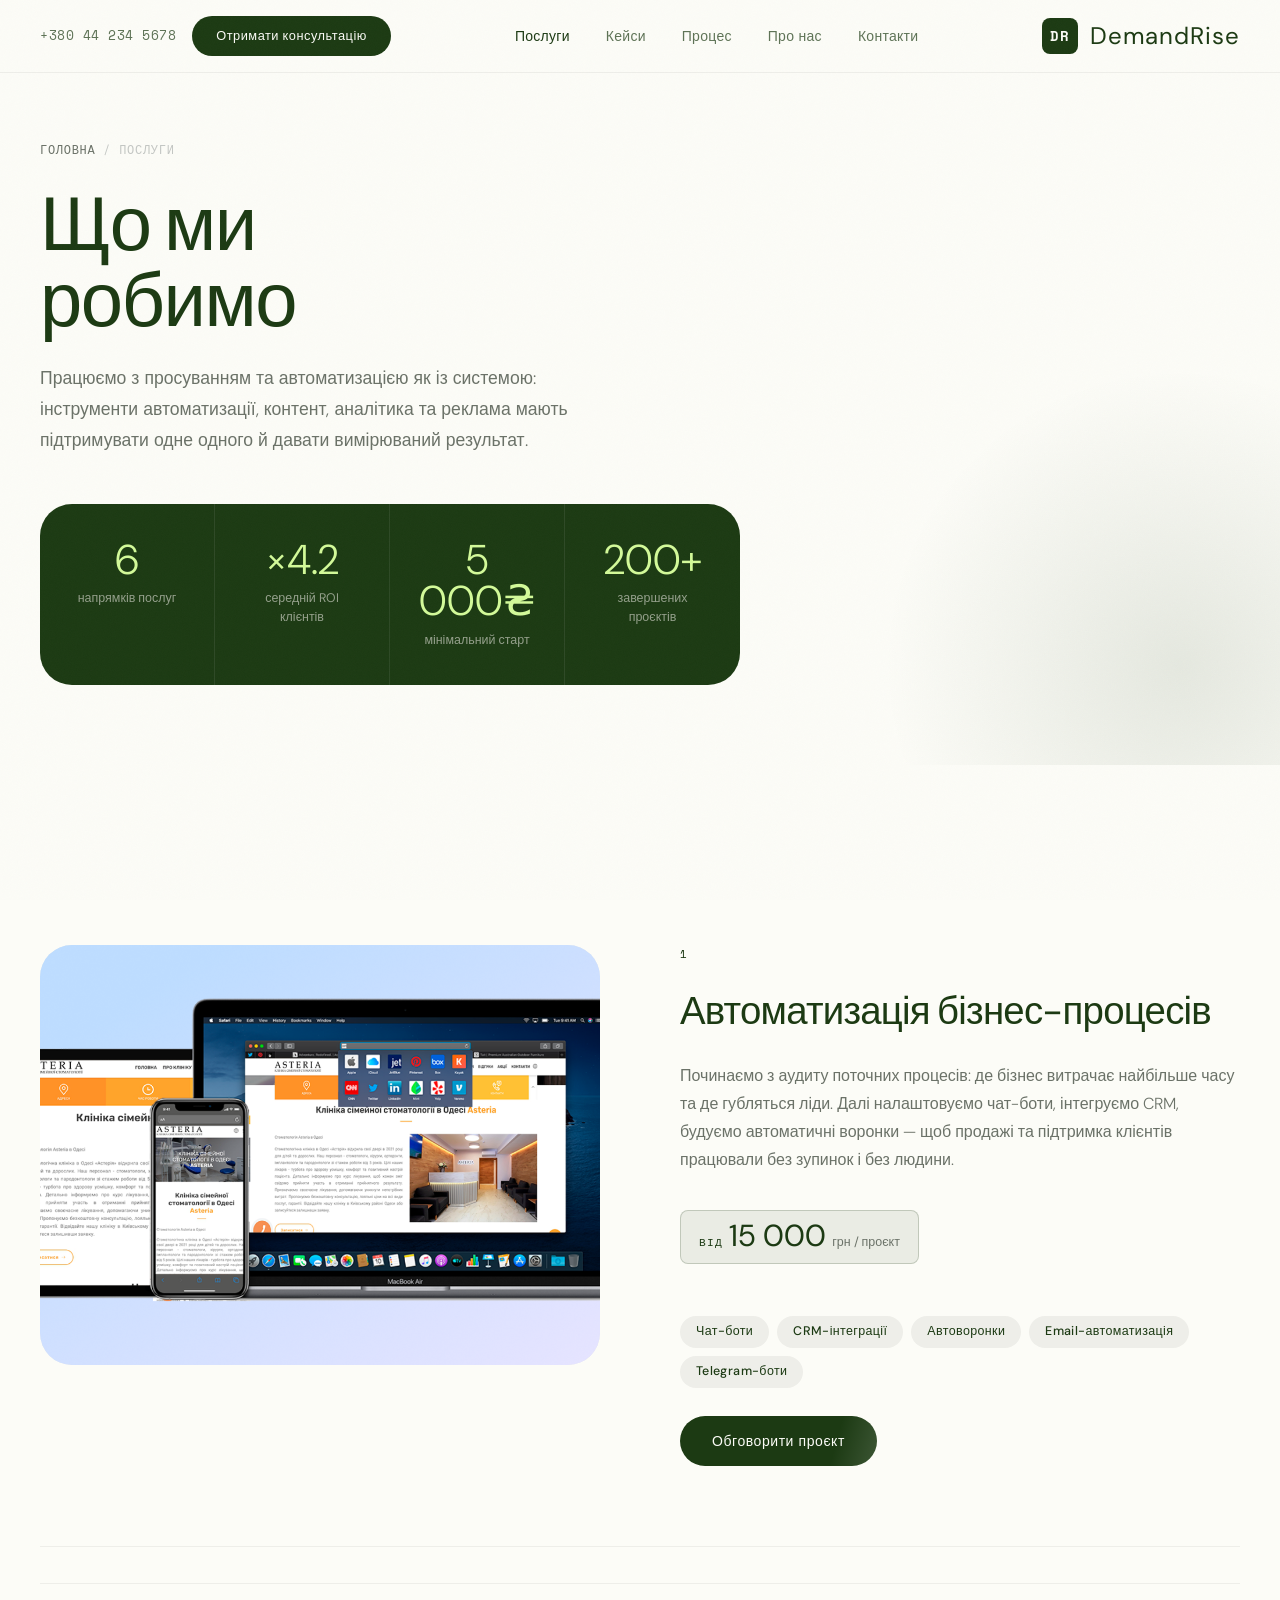
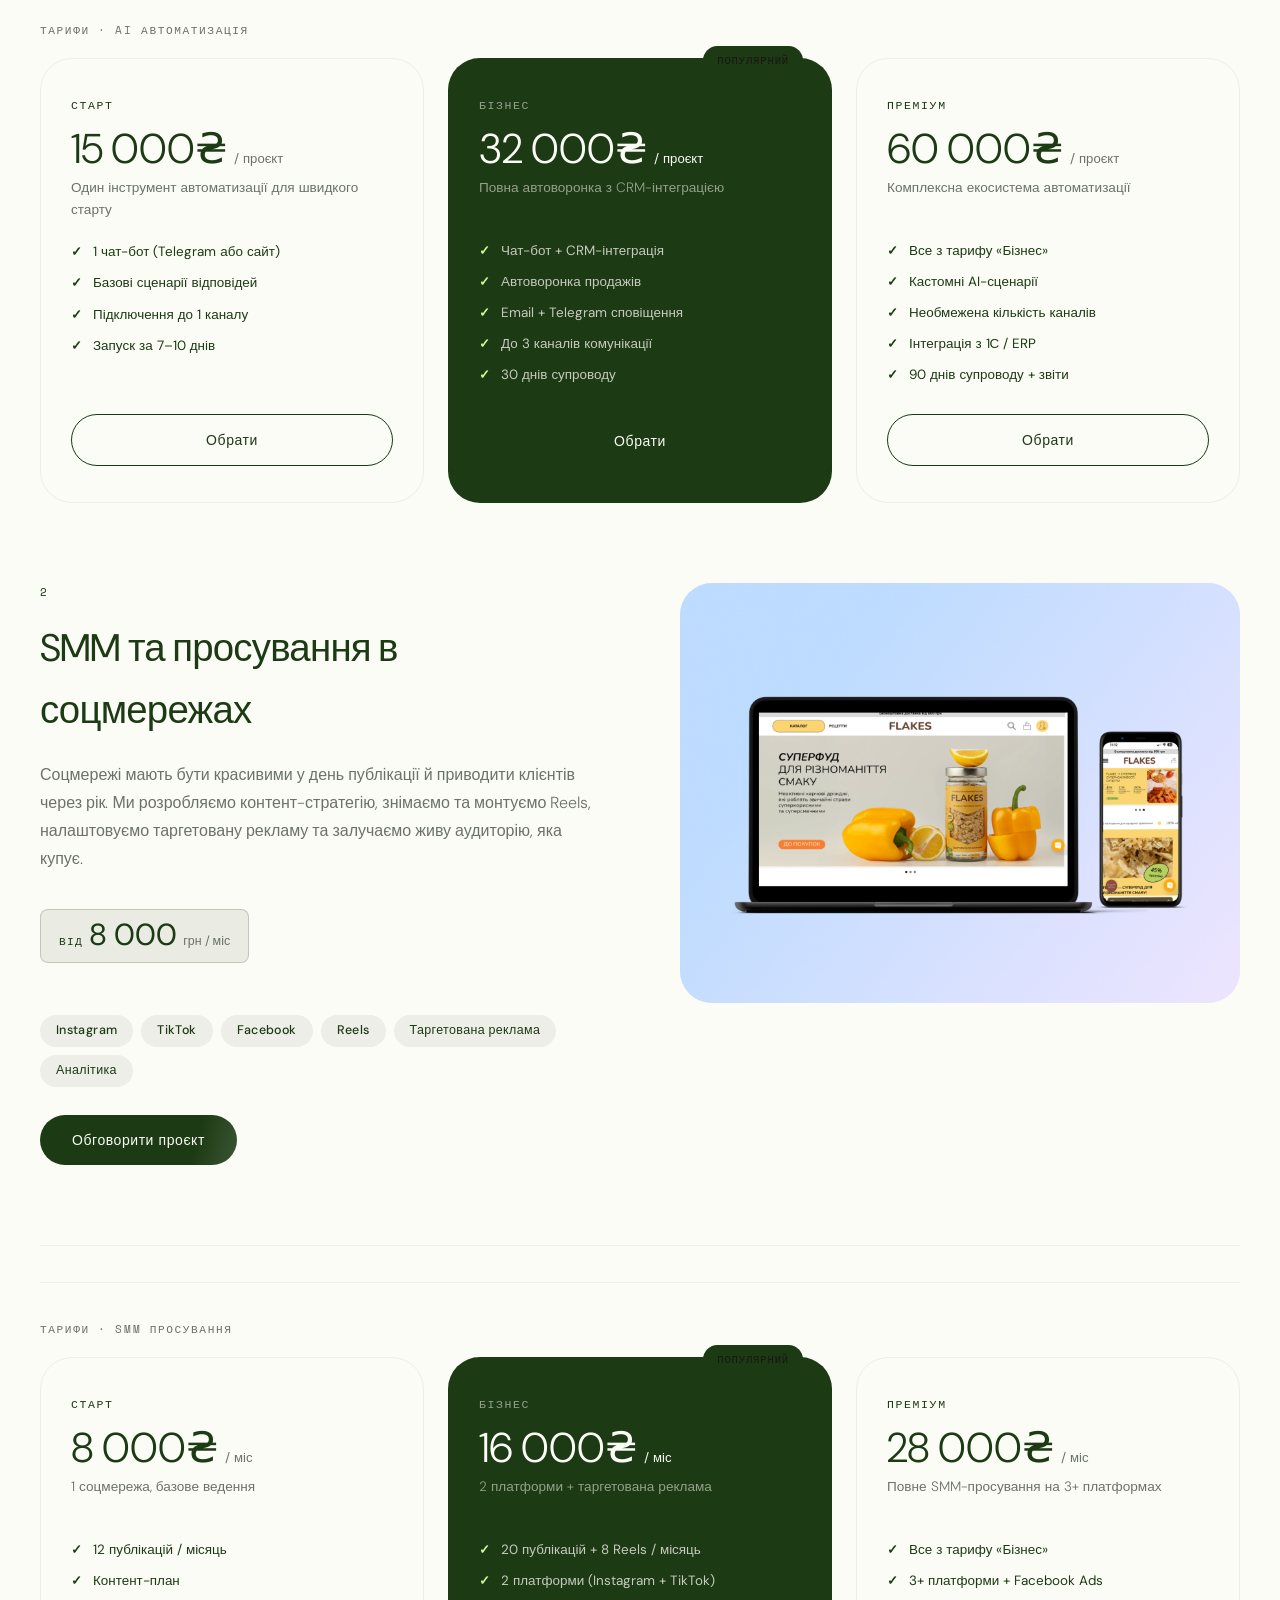
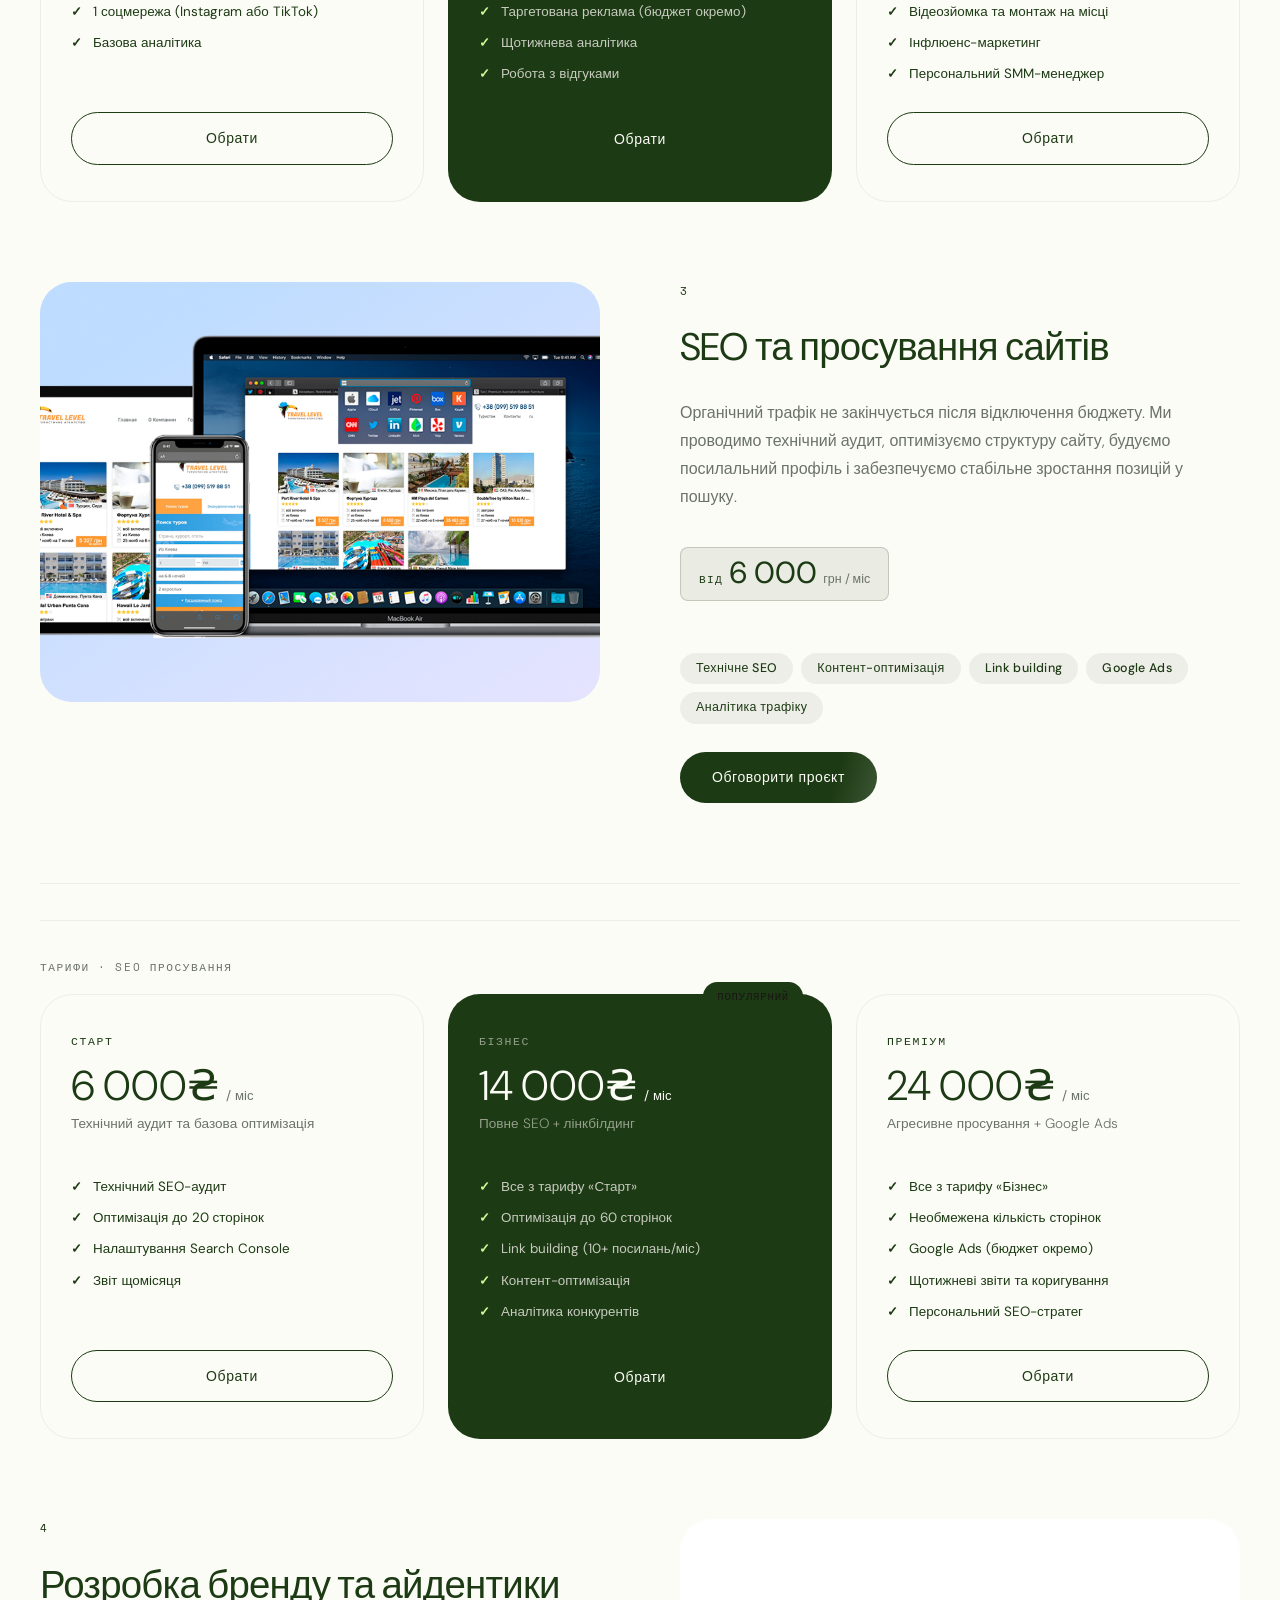
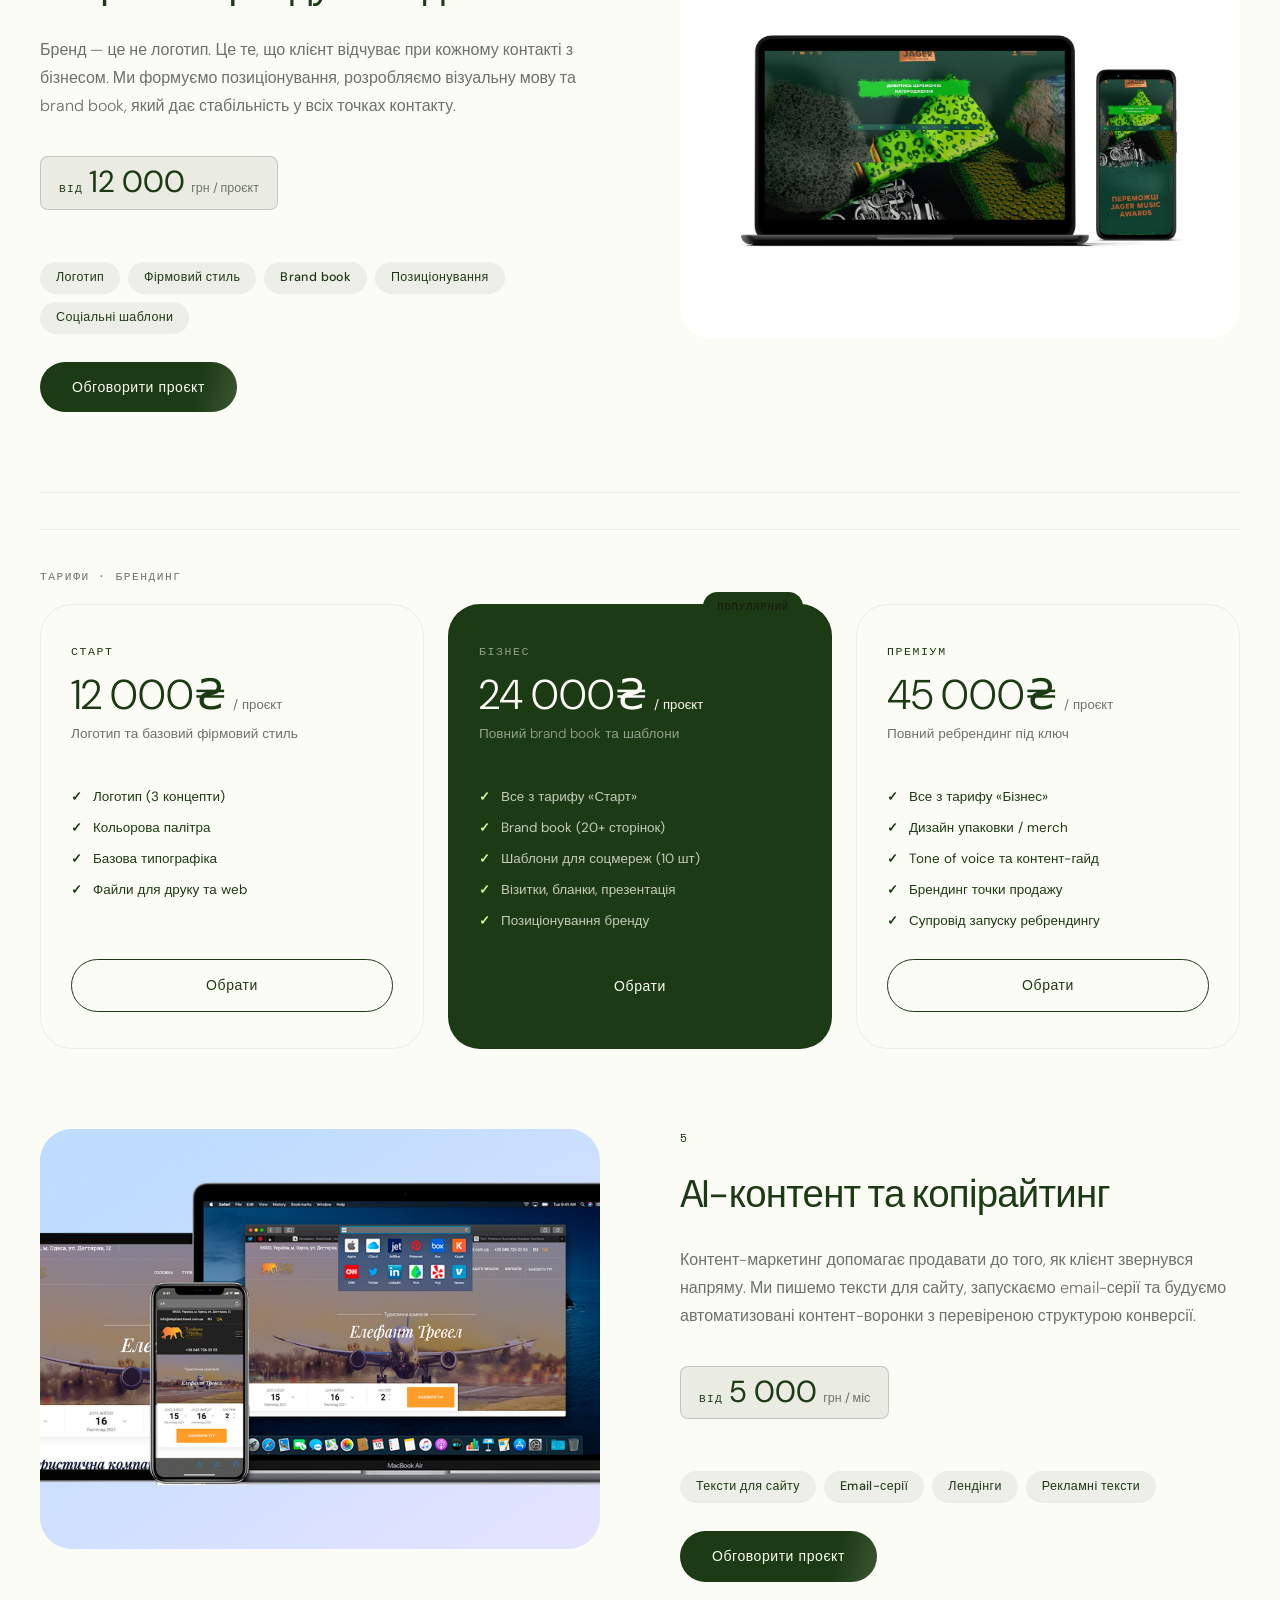
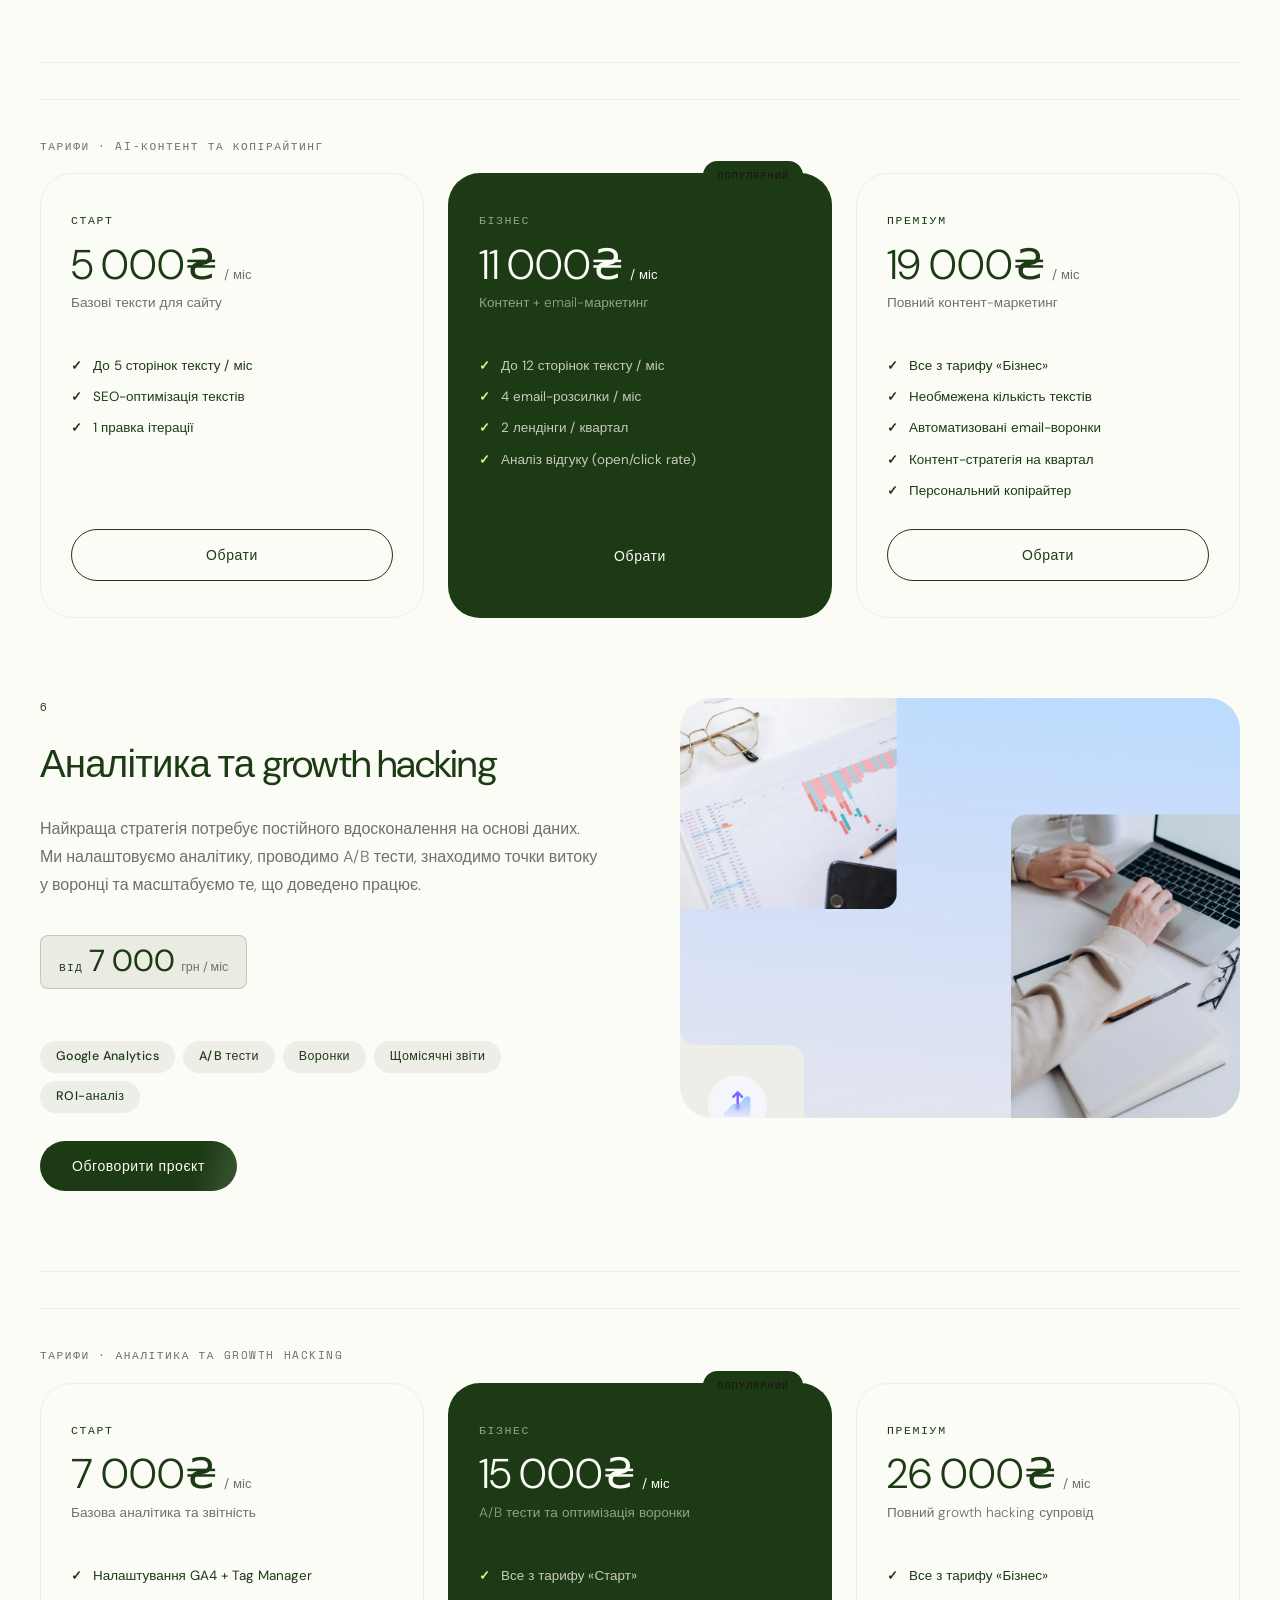
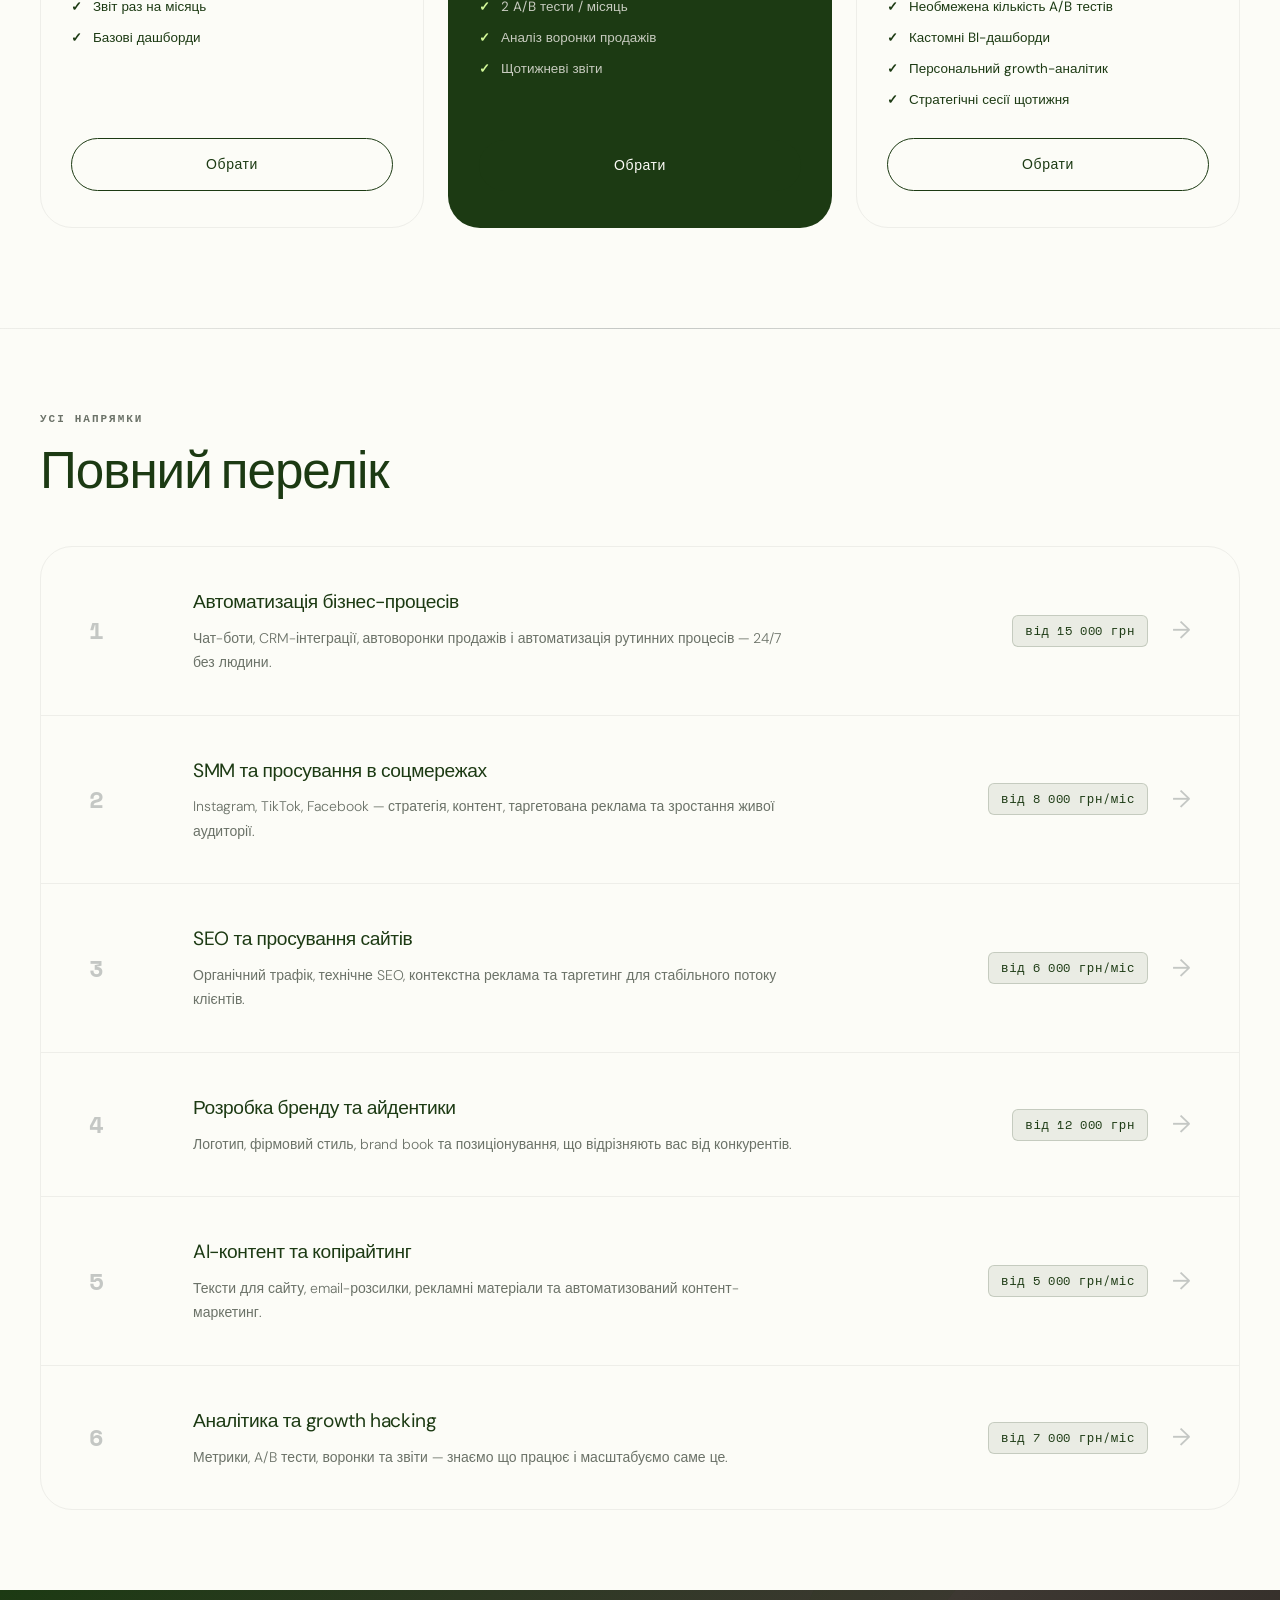
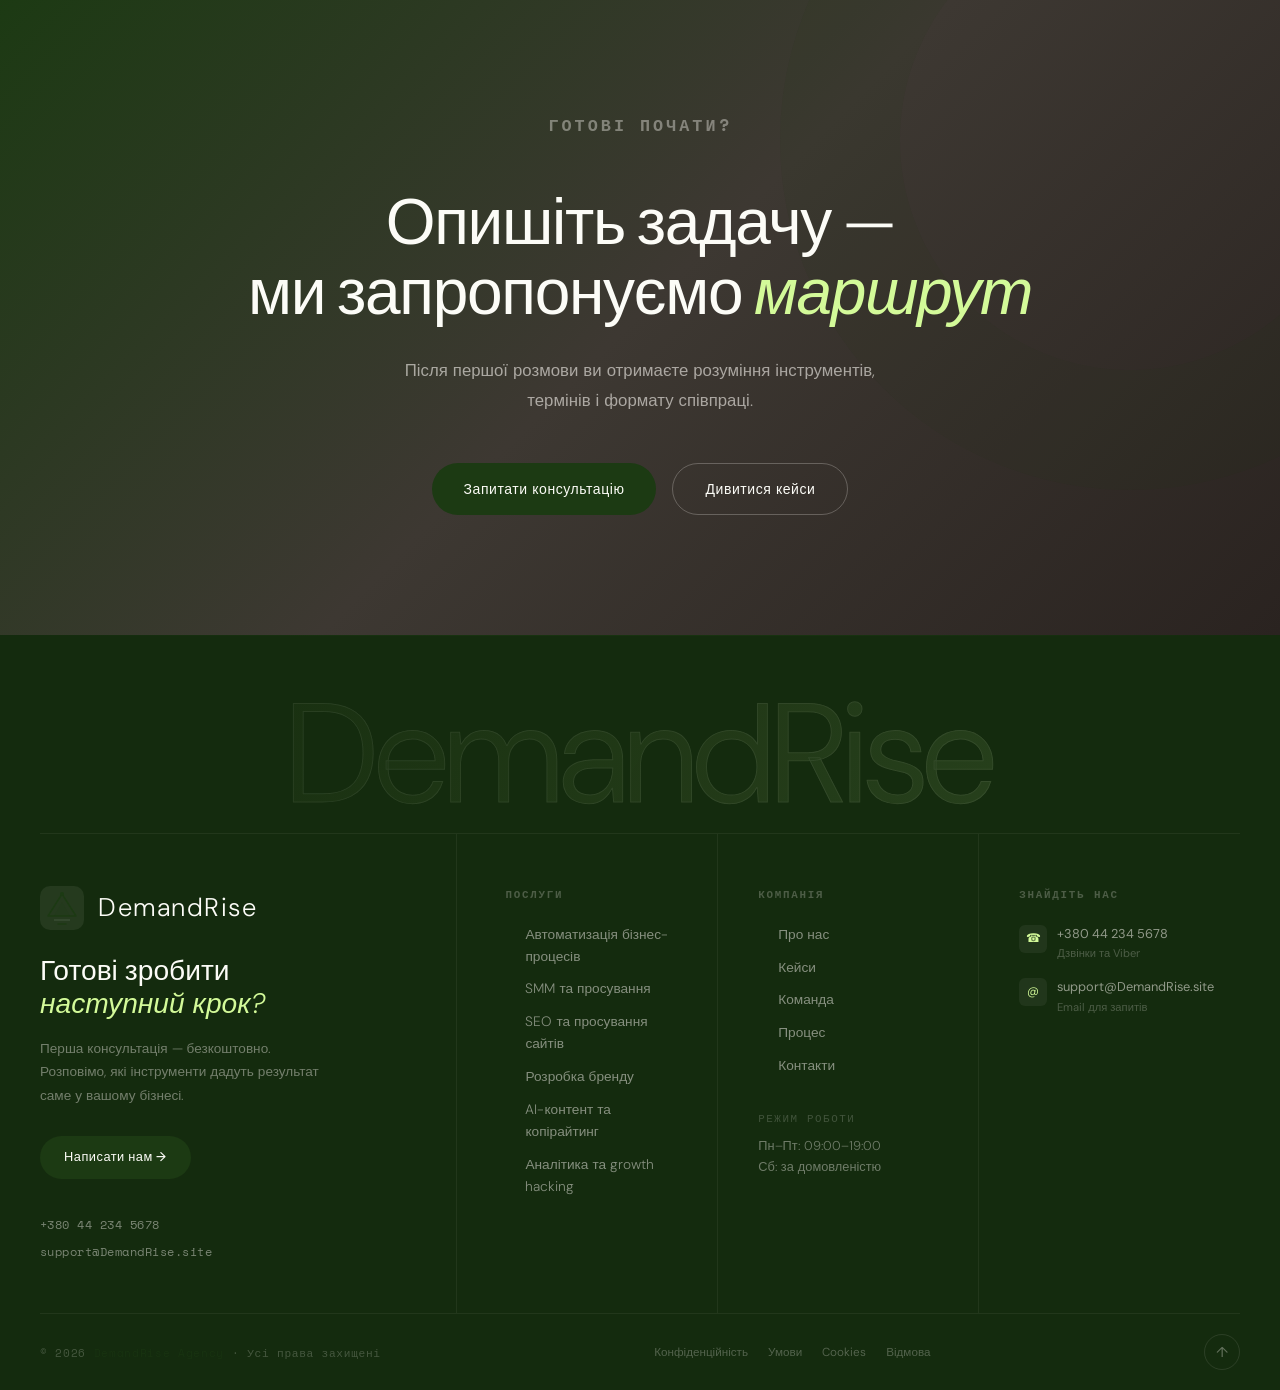
<file: services.html>
﻿<!doctype html>
<html lang="uk">
<head>
  <meta charset="UTF-8"/>
  <link rel="icon" type="image/svg+xml" href="/favicon.svg"/>
  <meta name="viewport" content="width=device-width,initial-scale=1"/>
  <title>Послуги — DemandRise</title>
  <meta name="description" content="Автоматизація бізнес-процесів, SMM та просування в соцмережах, SEO, розробка бренду, AI-контент та growth hacking від агенції DemandRise."/>
  <link rel="stylesheet" href="assets/css/style.css"/>
  <style>
    .price-tag{display:inline-flex;align-items:baseline;gap:6px;margin:20px 0 24px;padding:10px 18px;border-radius:8px;background:rgba(28,58,19,.08);border:1px solid rgba(28,58,19,.2)}
    .price-tag .price-from{font-family:var(--font-mono);font-size:.7rem;letter-spacing:.12em;color:var(--bronze);text-transform:uppercase}
    .price-tag .price-num{font-family:var(--font-display);font-size:1.9rem;font-weight:400;color:var(--bronze);line-height:1}
    .price-tag .price-unit{font-size:.78rem;color:var(--warm-gray)}
    .service-row .price-inline{font-family:var(--font-mono);font-size:.78rem;color:var(--bronze);letter-spacing:.05em;white-space:nowrap;background:rgba(28,58,19,.08);border:1px solid rgba(28,58,19,.18);padding:5px 12px;border-radius:6px}
    /* override grid to 4 cols on services page */
    .services-list .service-row{grid-template-columns:80px 1fr auto auto;gap:24px}
    @media(max-width:768px){.services-list .service-row{grid-template-columns:auto 1fr;gap:16px}.services-list .service-row .price-inline,.services-list .service-row .arrow{display:none}}

    /* ── Stats strip ── */
    .stats-strip{display:grid;grid-template-columns:repeat(4,1fr);gap:0;background:var(--charcoal);border-radius:var(--radius-lg);overflow:hidden;margin-top:48px}
    .stats-strip-item{padding:36px 28px;border-right:1px solid rgba(255,255,255,0.08);text-align:center}
    .stats-strip-item:last-child{border-right:none}
    .stats-strip-num{font-family:var(--font-display);font-size:2.6rem;font-weight:300;color:var(--bronze-lt);line-height:1}
    .stats-strip-label{font-size:.78rem;color:rgba(247,244,239,.55);margin-top:8px;line-height:1.5}
    @media(max-width:768px){.stats-strip{grid-template-columns:repeat(2,1fr)}.stats-strip-item:nth-child(2){border-right:none}.stats-strip-item:nth-child(3){border-right:1px solid rgba(255,255,255,0.08)}}

    /* ── Pricing tiers ── */
    .pricing-grid{display:grid;grid-template-columns:repeat(3,1fr);gap:24px;margin-top:0}
    @media(max-width:900px){.pricing-grid{grid-template-columns:1fr;max-width:420px;margin:0 auto}}
    .pricing-card{background:var(--white);border:1px solid var(--cream);border-radius:var(--radius-lg);padding:36px 30px;position:relative;transition:transform .35s cubic-bezier(.4,0,.2,1), box-shadow .35s ease;display:flex;flex-direction:column}
    .pricing-card:hover{transform:translateY(-8px);box-shadow:var(--shadow-lg)}
    .pricing-card.featured{background:var(--charcoal);border-color:transparent;box-shadow:var(--shadow-lg)}
    .pricing-card.featured .pricing-tier,
    .pricing-card.featured .pricing-desc{color:rgba(247,244,239,.55)}
    .pricing-card.featured .pricing-amount,
    .pricing-card.featured .pricing-unit{color:var(--ivory)}
    .pricing-card.featured .pricing-feature{color:rgba(247,244,239,.78)}
    .pricing-card.featured .pricing-feature::before{color:var(--bronze-lt)}
    .pricing-badge{position:absolute;top:-13px;right:28px;background:var(--bronze);color:#1A1714;font-family:var(--font-mono);font-size:.66rem;letter-spacing:.08em;text-transform:uppercase;padding:6px 14px;border-radius:var(--radius-xl);box-shadow:0 4px 14px rgba(28,58,19,.35)}
    .pricing-tier{font-family:var(--font-mono);font-size:.72rem;letter-spacing:.14em;text-transform:uppercase;color:var(--bronze);margin-bottom:14px}
    .pricing-amount-row{display:flex;align-items:baseline;gap:6px;margin-bottom:6px}
    .pricing-amount{font-family:var(--font-display);font-size:2.6rem;font-weight:300;color:var(--charcoal);line-height:1}
    .pricing-unit{font-size:.82rem;color:var(--warm-gray)}
    .pricing-desc{font-size:.85rem;color:var(--warm-gray);margin-bottom:22px;line-height:1.6;min-height:42px}
    .pricing-features{list-style:none;display:flex;flex-direction:column;gap:11px;margin-bottom:28px;flex:1}
    .pricing-feature{font-size:.84rem;color:var(--charcoal);padding-left:22px;position:relative;line-height:1.5}
    .pricing-feature::before{content:'✓';position:absolute;left:0;top:0;color:var(--bronze);font-weight:700}
    .service-pricing-block{margin-top:36px;padding-top:36px;border-top:1px solid var(--cream)}
    .service-pricing-title{font-family:var(--font-mono);font-size:.7rem;letter-spacing:.14em;text-transform:uppercase;color:var(--warm-gray);margin-bottom:18px}
  </style>
</head>
<body>
<div class="grain-overlay"></div>
<div class="scroll-progress"></div>
<div class="page-loader" id="pageLoader">
  <div class="loader-inner">
    <div class="loader-brand">DemandRise</div>
    <div class="loader-bar"><div class="loader-progress"></div></div>
  </div>
</div>

<header class="site-header scrolled" id="top">
  <div class="container nav-wrap">
    <a class="brand" href="/" aria-label="DemandRise"><div class="brand-mark">DR</div>DemandRise</a>
    <button class="nav-toggle" aria-label="Меню" aria-expanded="false"><span></span><span></span><span></span></button>
    <nav class="main-nav" aria-label="Головна навігація">
      <a href="/services" style="opacity:1;font-weight:500">Послуги</a>
      <a href="/projects">Кейси</a>
      <a href="/#process">Процес</a>
      <a href="/about">Про нас</a>
      <a href="/contact">Контакти</a>
    </nav>
    <div class="header-actions">
      <a class="header-phone" href="tel:+380442345678">+380 44 234 5678</a>
      <a class="header-cta" href="/contact">Отримати консультацію</a>
    </div>
  </div>
</header>

<main>
  <!-- PAGE HERO -->
  <section class="page-hero"><div class="container"><div class="page-hero-content"><div class="breadcrumb"><a href="/">Головна</a><span>/</span><span>Послуги</span></div><h1 class="reveal">Що ми<br/>робимо</h1><p class="reveal reveal-delay-1">Працюємо з просуванням та автоматизацією як із системою: інструменти автоматизації, контент, аналітика та реклама мають підтримувати одне одного й давати вимірюваний результат.</p>
    <div class="stats-strip reveal reveal-delay-2">
      <div class="stats-strip-item"><div class="stats-strip-num">6</div><div class="stats-strip-label">напрямків послуг</div></div>
      <div class="stats-strip-item"><div class="stats-strip-num">×4.2</div><div class="stats-strip-label">середній ROI клієнтів</div></div>
      <div class="stats-strip-item"><div class="stats-strip-num">5 000₴</div><div class="stats-strip-label">мінімальний старт</div></div>
      <div class="stats-strip-item"><div class="stats-strip-num">200+</div><div class="stats-strip-label">завершених проєктів</div></div>
    </div>
  </div></div></section>

  <!-- БЛОК 1: ДЕТАЛЬНІ СЕКЦІЇ ПОСЛУГ -->
  <section style="background:var(--ivory);padding:100px 0"><div class="container">
    <div class="service-detail">
      <div class="service-detail-visual reveal-left" style="direction:ltr"><img class="service-image" src="assets/img/Services/01.png" alt="Автоматизація бізнес-процесів"/></div>
      <div class="reveal-right" style="direction:ltr">
        <p class="eyebrow" style="margin-bottom:16px">1</p>
        <h3>Автоматизація бізнес-процесів</h3>
        <p>Починаємо з аудиту поточних процесів: де бізнес витрачає найбільше часу та де губляться ліди. Далі налаштовуємо чат-боти, інтегруємо CRM, будуємо автоматичні воронки — щоб продажі та підтримка клієнтів працювали без зупинок і без людини.</p>
        <div class="price-tag">
          <span class="price-from">від</span>
          <span class="price-num">15 000</span>
          <span class="price-unit">грн / проєкт</span>
        </div>
        <div class="feature-chips"><span class="chip">Чат-боти</span><span class="chip">CRM-інтеграції</span><span class="chip">Автоворонки</span><span class="chip">Email-автоматизація</span><span class="chip">Telegram-боти</span></div>
        <div style="margin-top:28px"><a class="btn btn-primary" href="/contact">Обговорити проєкт</a></div>
      </div>
    </div>

    <div class="service-pricing-block">
      <p class="service-pricing-title">Тарифи · AI автоматизація</p>
      <div class="pricing-grid">
        <div class="pricing-card reveal">
          <p class="pricing-tier">Старт</p>
          <div class="pricing-amount-row"><span class="pricing-amount">15 000₴</span><span class="pricing-unit">/ проєкт</span></div>
          <p class="pricing-desc">Один інструмент автоматизації для швидкого старту</p>
          <ul class="pricing-features">
            <li class="pricing-feature">1 чат-бот (Telegram або сайт)</li>
            <li class="pricing-feature">Базові сценарії відповідей</li>
            <li class="pricing-feature">Підключення до 1 каналу</li>
            <li class="pricing-feature">Запуск за 7–10 днів</li>
          </ul>
          <a class="btn btn-outline" href="/contact" style="justify-content:center">Обрати</a>
        </div>
        <div class="pricing-card featured reveal reveal-delay-1">
          <div class="pricing-badge">Популярний</div>
          <p class="pricing-tier">Бізнес</p>
          <div class="pricing-amount-row"><span class="pricing-amount">32 000₴</span><span class="pricing-unit">/ проєкт</span></div>
          <p class="pricing-desc">Повна автоворонка з CRM-інтеграцією</p>
          <ul class="pricing-features">
            <li class="pricing-feature">Чат-бот + CRM-інтеграція</li>
            <li class="pricing-feature">Автоворонка продажів</li>
            <li class="pricing-feature">Email + Telegram сповіщення</li>
            <li class="pricing-feature">До 3 каналів комунікації</li>
            <li class="pricing-feature">30 днів супроводу</li>
          </ul>
          <a class="btn btn-bronze" href="/contact" style="justify-content:center">Обрати</a>
        </div>
        <div class="pricing-card reveal reveal-delay-2">
          <p class="pricing-tier">Преміум</p>
          <div class="pricing-amount-row"><span class="pricing-amount">60 000₴</span><span class="pricing-unit">/ проєкт</span></div>
          <p class="pricing-desc">Комплексна екосистема автоматизації</p>
          <ul class="pricing-features">
            <li class="pricing-feature">Все з тарифу «Бізнес»</li>
            <li class="pricing-feature">Кастомні AI-сценарії</li>
            <li class="pricing-feature">Необмежена кількість каналів</li>
            <li class="pricing-feature">Інтеграція з 1С / ERP</li>
            <li class="pricing-feature">90 днів супроводу + звіти</li>
          </ul>
          <a class="btn btn-outline" href="/contact" style="justify-content:center">Обрати</a>
        </div>
      </div>
    </div>
    <div class="service-detail" style="direction:rtl">
      <div class="service-detail-visual reveal-right" style="direction:ltr"><img class="service-image" src="assets/img/Services/image0.png" alt="SMM та просування в соцмережах"/></div>
      <div class="reveal-left" style="direction:ltr">
        <p class="eyebrow" style="margin-bottom:16px">2</p>
        <h3>SMM та просування в соцмережах</h3>
        <p>Соцмережі мають бути красивими у день публікації й приводити клієнтів через рік. Ми розробляємо контент-стратегію, знімаємо та монтуємо Reels, налаштовуємо таргетовану рекламу та залучаємо живу аудиторію, яка купує.</p>
        <div class="price-tag">
          <span class="price-from">від</span>
          <span class="price-num">8 000</span>
          <span class="price-unit">грн / міс</span>
        </div>
        <div class="feature-chips"><span class="chip">Instagram</span><span class="chip">TikTok</span><span class="chip">Facebook</span><span class="chip">Reels</span><span class="chip">Таргетована реклама</span><span class="chip">Аналітика</span></div>
        <div style="margin-top:28px"><a class="btn btn-primary" href="/contact">Обговорити проєкт</a></div>
      </div>
    </div>

    <div class="service-pricing-block">
      <p class="service-pricing-title">Тарифи · SMM просування</p>
      <div class="pricing-grid">
        <div class="pricing-card reveal">
          <p class="pricing-tier">Старт</p>
          <div class="pricing-amount-row"><span class="pricing-amount">8 000₴</span><span class="pricing-unit">/ міс</span></div>
          <p class="pricing-desc">1 соцмережа, базове ведення</p>
          <ul class="pricing-features">
            <li class="pricing-feature">12 публікацій / місяць</li>
            <li class="pricing-feature">Контент-план</li>
            <li class="pricing-feature">1 соцмережа (Instagram або TikTok)</li>
            <li class="pricing-feature">Базова аналітика</li>
          </ul>
          <a class="btn btn-outline" href="/contact" style="justify-content:center">Обрати</a>
        </div>
        <div class="pricing-card featured reveal reveal-delay-1">
          <div class="pricing-badge">Популярний</div>
          <p class="pricing-tier">Бізнес</p>
          <div class="pricing-amount-row"><span class="pricing-amount">16 000₴</span><span class="pricing-unit">/ міс</span></div>
          <p class="pricing-desc">2 платформи + таргетована реклама</p>
          <ul class="pricing-features">
            <li class="pricing-feature">20 публікацій + 8 Reels / місяць</li>
            <li class="pricing-feature">2 платформи (Instagram + TikTok)</li>
            <li class="pricing-feature">Таргетована реклама (бюджет окремо)</li>
            <li class="pricing-feature">Щотижнева аналітика</li>
            <li class="pricing-feature">Робота з відгуками</li>
          </ul>
          <a class="btn btn-bronze" href="/contact" style="justify-content:center">Обрати</a>
        </div>
        <div class="pricing-card reveal reveal-delay-2">
          <p class="pricing-tier">Преміум</p>
          <div class="pricing-amount-row"><span class="pricing-amount">28 000₴</span><span class="pricing-unit">/ міс</span></div>
          <p class="pricing-desc">Повне SMM-просування на 3+ платформах</p>
          <ul class="pricing-features">
            <li class="pricing-feature">Все з тарифу «Бізнес»</li>
            <li class="pricing-feature">3+ платформи + Facebook Ads</li>
            <li class="pricing-feature">Відеозйомка та монтаж на місці</li>
            <li class="pricing-feature">Інфлюенс-маркетинг</li>
            <li class="pricing-feature">Персональний SMM-менеджер</li>
          </ul>
          <a class="btn btn-outline" href="/contact" style="justify-content:center">Обрати</a>
        </div>
      </div>
    </div>

    <div class="service-detail">
      <div class="service-detail-visual reveal-left" style="direction:ltr"><img class="service-image" src="assets/img/Services/01 (2).png" alt="SEO та просування сайтів"/></div>
      <div class="reveal-right" style="direction:ltr">
        <p class="eyebrow" style="margin-bottom:16px">3</p>
        <h3>SEO та просування сайтів</h3>
        <p>Органічний трафік не закінчується після відключення бюджету. Ми проводимо технічний аудит, оптимізуємо структуру сайту, будуємо посилальний профіль і забезпечуємо стабільне зростання позицій у пошуку.</p>
        <div class="price-tag">
          <span class="price-from">від</span>
          <span class="price-num">6 000</span>
          <span class="price-unit">грн / міс</span>
        </div>
        <div class="feature-chips"><span class="chip">Технічне SEO</span><span class="chip">Контент-оптимізація</span><span class="chip">Link building</span><span class="chip">Google Ads</span><span class="chip">Аналітика трафіку</span></div>
        <div style="margin-top:28px"><a class="btn btn-primary" href="/contact">Обговорити проєкт</a></div>
      </div>
    </div>

    <div class="service-pricing-block">
      <p class="service-pricing-title">Тарифи · SEO просування</p>
      <div class="pricing-grid">
        <div class="pricing-card reveal">
          <p class="pricing-tier">Старт</p>
          <div class="pricing-amount-row"><span class="pricing-amount">6 000₴</span><span class="pricing-unit">/ міс</span></div>
          <p class="pricing-desc">Технічний аудит та базова оптимізація</p>
          <ul class="pricing-features">
            <li class="pricing-feature">Технічний SEO-аудит</li>
            <li class="pricing-feature">Оптимізація до 20 сторінок</li>
            <li class="pricing-feature">Налаштування Search Console</li>
            <li class="pricing-feature">Звіт щомісяця</li>
          </ul>
          <a class="btn btn-outline" href="/contact" style="justify-content:center">Обрати</a>
        </div>
        <div class="pricing-card featured reveal reveal-delay-1">
          <div class="pricing-badge">Популярний</div>
          <p class="pricing-tier">Бізнес</p>
          <div class="pricing-amount-row"><span class="pricing-amount">14 000₴</span><span class="pricing-unit">/ міс</span></div>
          <p class="pricing-desc">Повне SEO + лінкбілдинг</p>
          <ul class="pricing-features">
            <li class="pricing-feature">Все з тарифу «Старт»</li>
            <li class="pricing-feature">Оптимізація до 60 сторінок</li>
            <li class="pricing-feature">Link building (10+ посилань/міс)</li>
            <li class="pricing-feature">Контент-оптимізація</li>
            <li class="pricing-feature">Аналітика конкурентів</li>
          </ul>
          <a class="btn btn-bronze" href="/contact" style="justify-content:center">Обрати</a>
        </div>
        <div class="pricing-card reveal reveal-delay-2">
          <p class="pricing-tier">Преміум</p>
          <div class="pricing-amount-row"><span class="pricing-amount">24 000₴</span><span class="pricing-unit">/ міс</span></div>
          <p class="pricing-desc">Агресивне просування + Google Ads</p>
          <ul class="pricing-features">
            <li class="pricing-feature">Все з тарифу «Бізнес»</li>
            <li class="pricing-feature">Необмежена кількість сторінок</li>
            <li class="pricing-feature">Google Ads (бюджет окремо)</li>
            <li class="pricing-feature">Щотижневі звіти та коригування</li>
            <li class="pricing-feature">Персональний SEO-стратег</li>
          </ul>
          <a class="btn btn-outline" href="/contact" style="justify-content:center">Обрати</a>
        </div>
      </div>
    </div>

    <div class="service-detail" style="direction:rtl">
      <div class="service-detail-visual reveal-right" style="direction:ltr"><img class="service-image" src="assets/img/Services/image01.jpg" alt="Розробка бренду та айдентики"/></div>
      <div class="reveal-left" style="direction:ltr">
        <p class="eyebrow" style="margin-bottom:16px">4</p>
        <h3>Розробка бренду та айдентики</h3>
        <p>Бренд — це не логотип. Це те, що клієнт відчуває при кожному контакті з бізнесом. Ми формуємо позиціонування, розробляємо візуальну мову та brand book, який дає стабільність у всіх точках контакту.</p>
        <div class="price-tag">
          <span class="price-from">від</span>
          <span class="price-num">12 000</span>
          <span class="price-unit">грн / проєкт</span>
        </div>
        <div class="feature-chips"><span class="chip">Логотип</span><span class="chip">Фірмовий стиль</span><span class="chip">Brand book</span><span class="chip">Позиціонування</span><span class="chip">Соціальні шаблони</span></div>
        <div style="margin-top:28px"><a class="btn btn-primary" href="/contact">Обговорити проєкт</a></div>
      </div>
    </div>

    <div class="service-pricing-block">
      <p class="service-pricing-title">Тарифи · Брендинг</p>
      <div class="pricing-grid">
        <div class="pricing-card reveal">
          <p class="pricing-tier">Старт</p>
          <div class="pricing-amount-row"><span class="pricing-amount">12 000₴</span><span class="pricing-unit">/ проєкт</span></div>
          <p class="pricing-desc">Логотип та базовий фірмовий стиль</p>
          <ul class="pricing-features">
            <li class="pricing-feature">Логотип (3 концепти)</li>
            <li class="pricing-feature">Кольорова палітра</li>
            <li class="pricing-feature">Базова типографіка</li>
            <li class="pricing-feature">Файли для друку та web</li>
          </ul>
          <a class="btn btn-outline" href="/contact" style="justify-content:center">Обрати</a>
        </div>
        <div class="pricing-card featured reveal reveal-delay-1">
          <div class="pricing-badge">Популярний</div>
          <p class="pricing-tier">Бізнес</p>
          <div class="pricing-amount-row"><span class="pricing-amount">24 000₴</span><span class="pricing-unit">/ проєкт</span></div>
          <p class="pricing-desc">Повний brand book та шаблони</p>
          <ul class="pricing-features">
            <li class="pricing-feature">Все з тарифу «Старт»</li>
            <li class="pricing-feature">Brand book (20+ сторінок)</li>
            <li class="pricing-feature">Шаблони для соцмереж (10 шт)</li>
            <li class="pricing-feature">Візитки, бланки, презентація</li>
            <li class="pricing-feature">Позиціонування бренду</li>
          </ul>
          <a class="btn btn-bronze" href="/contact" style="justify-content:center">Обрати</a>
        </div>
        <div class="pricing-card reveal reveal-delay-2">
          <p class="pricing-tier">Преміум</p>
          <div class="pricing-amount-row"><span class="pricing-amount">45 000₴</span><span class="pricing-unit">/ проєкт</span></div>
          <p class="pricing-desc">Повний ребрендинг під ключ</p>
          <ul class="pricing-features">
            <li class="pricing-feature">Все з тарифу «Бізнес»</li>
            <li class="pricing-feature">Дизайн упаковки / merch</li>
            <li class="pricing-feature">Tone of voice та контент-гайд</li>
            <li class="pricing-feature">Брендинг точки продажу</li>
            <li class="pricing-feature">Супровід запуску ребрендингу</li>
          </ul>
          <a class="btn btn-outline" href="/contact" style="justify-content:center">Обрати</a>
        </div>
      </div>
    </div>

    <div class="service-detail">
      <div class="service-detail-visual reveal-left" style="direction:ltr"><img class="service-image" src="assets/img/Services/01 (1).png" alt="AI-контент та копірайтинг"/></div>
      <div class="reveal-right" style="direction:ltr">
        <p class="eyebrow" style="margin-bottom:16px">5</p>
        <h3>AI-контент та копірайтинг</h3>
        <p>Контент-маркетинг допомагає продавати до того, як клієнт звернувся напряму. Ми пишемо тексти для сайту, запускаємо email-серії та будуємо автоматизовані контент-воронки з перевіреною структурою конверсії.</p>
        <div class="price-tag">
          <span class="price-from">від</span>
          <span class="price-num">5 000</span>
          <span class="price-unit">грн / міс</span>
        </div>
        <div class="feature-chips"><span class="chip">Тексти для сайту</span><span class="chip">Email-серії</span><span class="chip">Лендінги</span><span class="chip">Рекламні тексти</span></div>
        <div style="margin-top:28px"><a class="btn btn-primary" href="/contact">Обговорити проєкт</a></div>
      </div>
    </div>

    <div class="service-pricing-block">
      <p class="service-pricing-title">Тарифи · AI-контент та копірайтинг</p>
      <div class="pricing-grid">
        <div class="pricing-card reveal">
          <p class="pricing-tier">Старт</p>
          <div class="pricing-amount-row"><span class="pricing-amount">5 000₴</span><span class="pricing-unit">/ міс</span></div>
          <p class="pricing-desc">Базові тексти для сайту</p>
          <ul class="pricing-features">
            <li class="pricing-feature">До 5 сторінок тексту / міс</li>
            <li class="pricing-feature">SEO-оптимізація текстів</li>
            <li class="pricing-feature">1 правка ітерації</li>
          </ul>
          <a class="btn btn-outline" href="/contact" style="justify-content:center">Обрати</a>
        </div>
        <div class="pricing-card featured reveal reveal-delay-1">
          <div class="pricing-badge">Популярний</div>
          <p class="pricing-tier">Бізнес</p>
          <div class="pricing-amount-row"><span class="pricing-amount">11 000₴</span><span class="pricing-unit">/ міс</span></div>
          <p class="pricing-desc">Контент + email-маркетинг</p>
          <ul class="pricing-features">
            <li class="pricing-feature">До 12 сторінок тексту / міс</li>
            <li class="pricing-feature">4 email-розсилки / міс</li>
            <li class="pricing-feature">2 лендінги / квартал</li>
            <li class="pricing-feature">Аналіз відгуку (open/click rate)</li>
          </ul>
          <a class="btn btn-bronze" href="/contact" style="justify-content:center">Обрати</a>
        </div>
        <div class="pricing-card reveal reveal-delay-2">
          <p class="pricing-tier">Преміум</p>
          <div class="pricing-amount-row"><span class="pricing-amount">19 000₴</span><span class="pricing-unit">/ міс</span></div>
          <p class="pricing-desc">Повний контент-маркетинг</p>
          <ul class="pricing-features">
            <li class="pricing-feature">Все з тарифу «Бізнес»</li>
            <li class="pricing-feature">Необмежена кількість текстів</li>
            <li class="pricing-feature">Автоматизовані email-воронки</li>
            <li class="pricing-feature">Контент-стратегія на квартал</li>
            <li class="pricing-feature">Персональний копірайтер</li>
          </ul>
          <a class="btn btn-outline" href="/contact" style="justify-content:center">Обрати</a>
        </div>
      </div>
    </div>

    <div class="service-detail" style="direction:rtl">
      <div class="service-detail-visual reveal-right" style="direction:ltr"><img class="service-image" src="assets/img/Services/04.png" alt="Аналітика та growth hacking"/></div>
      <div class="reveal-left" style="direction:ltr">
        <p class="eyebrow" style="margin-bottom:16px">6</p>
        <h3>Аналітика та growth hacking</h3>
        <p>Найкраща стратегія потребує постійного вдосконалення на основі даних. Ми налаштовуємо аналітику, проводимо A/B тести, знаходимо точки витоку у воронці та масштабуємо те, що доведено працює.</p>
        <div class="price-tag">
          <span class="price-from">від</span>
          <span class="price-num">7 000</span>
          <span class="price-unit">грн / міс</span>
        </div>
        <div class="feature-chips"><span class="chip">Google Analytics</span><span class="chip">A/B тести</span><span class="chip">Воронки</span><span class="chip">Щомісячні звіти</span><span class="chip">ROI-аналіз</span></div>
        <div style="margin-top:28px"><a class="btn btn-primary" href="/contact">Обговорити проєкт</a></div>
      </div>
    </div>

    <div class="service-pricing-block">
      <p class="service-pricing-title">Тарифи · Аналітика та growth hacking</p>
      <div class="pricing-grid">
        <div class="pricing-card reveal">
          <p class="pricing-tier">Старт</p>
          <div class="pricing-amount-row"><span class="pricing-amount">7 000₴</span><span class="pricing-unit">/ міс</span></div>
          <p class="pricing-desc">Базова аналітика та звітність</p>
          <ul class="pricing-features">
            <li class="pricing-feature">Налаштування GA4 + Tag Manager</li>
            <li class="pricing-feature">Звіт раз на місяць</li>
            <li class="pricing-feature">Базові дашборди</li>
          </ul>
          <a class="btn btn-outline" href="/contact" style="justify-content:center">Обрати</a>
        </div>
        <div class="pricing-card featured reveal reveal-delay-1">
          <div class="pricing-badge">Популярний</div>
          <p class="pricing-tier">Бізнес</p>
          <div class="pricing-amount-row"><span class="pricing-amount">15 000₴</span><span class="pricing-unit">/ міс</span></div>
          <p class="pricing-desc">A/B тести та оптимізація воронки</p>
          <ul class="pricing-features">
            <li class="pricing-feature">Все з тарифу «Старт»</li>
            <li class="pricing-feature">2 A/B тести / місяць</li>
            <li class="pricing-feature">Аналіз воронки продажів</li>
            <li class="pricing-feature">Щотижневі звіти</li>
          </ul>
          <a class="btn btn-bronze" href="/contact" style="justify-content:center">Обрати</a>
        </div>
        <div class="pricing-card reveal reveal-delay-2">
          <p class="pricing-tier">Преміум</p>
          <div class="pricing-amount-row"><span class="pricing-amount">26 000₴</span><span class="pricing-unit">/ міс</span></div>
          <p class="pricing-desc">Повний growth hacking супровід</p>
          <ul class="pricing-features">
            <li class="pricing-feature">Все з тарифу «Бізнес»</li>
            <li class="pricing-feature">Необмежена кількість A/B тестів</li>
            <li class="pricing-feature">Кастомні BI-дашборди</li>
            <li class="pricing-feature">Персональний growth-аналітик</li>
            <li class="pricing-feature">Стратегічні сесії щотижня</li>
          </ul>
          <a class="btn btn-outline" href="/contact" style="justify-content:center">Обрати</a>
        </div>
      </div>
    </div>
  </div></section>

  <!-- БЛОК 2: СПИСОК ПОСЛУГ -->
  <div class="divider"></div>
  <section style="background:var(--white);padding:80px 0"><div class="container"><div class="section-header" style="margin-bottom:48px"><div><p class="section-label reveal">Усі напрямки</p><h2 class="reveal reveal-delay-1">Повний перелік</h2></div></div><div class="services-list reveal">
    <div class="service-row"><div class="service-row-num">1</div><div><h3>Автоматизація бізнес-процесів</h3><p>Чат-боти, CRM-інтеграції, автоворонки продажів і автоматизація рутинних процесів — 24/7 без людини.</p></div><span class="price-inline">від 15 000 грн</span><div class="arrow">→</div></div>
    <div class="service-row"><div class="service-row-num">2</div><div><h3>SMM та просування в соцмережах</h3><p>Instagram, TikTok, Facebook — стратегія, контент, таргетована реклама та зростання живої аудиторії.</p></div><span class="price-inline">від 8 000 грн/міс</span><div class="arrow">→</div></div>
    <div class="service-row"><div class="service-row-num">3</div><div><h3>SEO та просування сайтів</h3><p>Органічний трафік, технічне SEO, контекстна реклама та таргетинг для стабільного потоку клієнтів.</p></div><span class="price-inline">від 6 000 грн/міс</span><div class="arrow">→</div></div>
    <div class="service-row"><div class="service-row-num">4</div><div><h3>Розробка бренду та айдентики</h3><p>Логотип, фірмовий стиль, brand book та позиціонування, що відрізняють вас від конкурентів.</p></div><span class="price-inline">від 12 000 грн</span><div class="arrow">→</div></div>
    <div class="service-row"><div class="service-row-num">5</div><div><h3>AI-контент та копірайтинг</h3><p>Тексти для сайту, email-розсилки, рекламні матеріали та автоматизований контент-маркетинг.</p></div><span class="price-inline">від 5 000 грн/міс</span><div class="arrow">→</div></div>
    <div class="service-row"><div class="service-row-num">6</div><div><h3>Аналітика та growth hacking</h3><p>Метрики, A/B тести, воронки та звіти — знаємо що працює і масштабуємо саме це.</p></div><span class="price-inline">від 7 000 грн/міс</span><div class="arrow">→</div></div>
  </div></div></section>

  <!-- БЛОК 3: CTA -->
  <section class="cta-section"><div class="cta-bg-arc"></div><div class="container cta-content"><p class="section-label reveal">Готові почати?</p><h2 class="reveal reveal-delay-1">Опишіть задачу —<br/>ми запропонуємо <em style="color:var(--bronze-lt);font-style:italic">маршрут</em></h2><p class="reveal reveal-delay-2">Після першої розмови ви отримаєте розуміння інструментів, термінів і формату співпраці.</p><div class="cta-actions reveal reveal-delay-3"><a class="btn btn-bronze" href="/contact">Запитати консультацію</a><a class="btn btn-ghost" href="/projects" style="color:var(--ivory);border-color:rgba(247,244,239,.25)">Дивитися кейси</a></div></div></section>
</main>

<footer class="site-footer">
  <div class="footer-divider"></div>
  <div class="footer-wordmark" aria-hidden="true">DemandRise</div>

  <div class="container">
    <div class="footer-body">

      <!-- CTA COLUMN -->
      <div class="footer-cta-col">
        <div class="footer-logo-mark">
          <svg class="footer-logo-svg" width="44" height="44" viewBox="0 0 44 44" fill="none" xmlns="http://www.w3.org/2000/svg" aria-label="DemandRise логотип">
            <rect width="44" height="44" rx="10" fill="rgba(247,244,239,0.07)"/>
            <path d="M22 8 L36 30 H8 Z" fill="none" stroke="#1C3A13" stroke-width="1.4" stroke-linejoin="round"/>
            <path d="M22 16 L30 30 H14 Z" fill="rgba(28,58,19,0.15)" stroke="none"/>
            <circle cx="22" cy="8" r="2" fill="#1C3A13"/>
            <line x1="14" y1="34" x2="30" y2="34" stroke="rgba(247,244,239,0.15)" stroke-width="1"/>
            <path d="M18 38 H26" stroke="#1C3A13" stroke-width="1.5" stroke-linecap="round"/>
          </svg>
          <span class="footer-logo-name">DemandRise</span>
        </div>
        <p class="footer-cta-tagline">Готові зробити<br/><em>наступний крок?</em></p>
        <p class="footer-cta-desc">Перша консультація — безкоштовно. Розповімо, які інструменти дадуть результат саме у вашому бізнесі.</p>
        <a class="footer-cta-btn" href="/contact">Написати нам →</a>
        <div class="footer-cta-contacts">
          <a href="tel:+380442345678">+380 44 234 5678</a>
          <a href="mailto:support@DemandRise.site">support@DemandRise.site</a>
        </div>
      </div>

      <!-- SERVICES COLUMN -->
      <div class="footer-nav-col" style="padding-left:48px">
        <h4>Послуги</h4>
        <ul>
          <li><a href="/services">Автоматизація бізнес-процесів</a></li>
          <li><a href="/services">SMM та просування</a></li>
          <li><a href="/services">SEO та просування сайтів</a></li>
          <li><a href="/services">Розробка бренду</a></li>
          <li><a href="/services">AI-контент та копірайтинг</a></li>
          <li><a href="/services">Аналітика та growth hacking</a></li>
        </ul>
      </div>

      <!-- COMPANY COLUMN -->
      <div class="footer-nav-col" style="padding-left:40px">
        <h4>Компанія</h4>
        <ul>
          <li><a href="/about">Про нас</a></li>
          <li><a href="/projects">Кейси</a></li>
          <li><a href="/about#team">Команда</a></li>
          <li><a href="/#process">Процес</a></li>
          <li><a href="/contact">Контакти</a></li>
        </ul>
        <div style="margin-top:32px">
          <p style="font-family:var(--font-mono);font-size:.68rem;letter-spacing:.14em;text-transform:uppercase;color:rgba(247,244,239,.2);margin-bottom:8px">Режим роботи</p>
          <p style="font-size:.8rem;color:rgba(247,244,239,.4);line-height:1.6">Пн–Пт: 09:00–19:00<br/>Сб: за домовленістю</p>
        </div>
      </div>

      <!-- CONTACTS COLUMN -->
      <div class="footer-contacts-col">
        <h4>Знайдіть нас</h4>
        <div class="footer-contact-item">
          <div class="footer-contact-icon">☎</div>
          <div class="footer-contact-text">
            <a href="tel:+380442345678">+380 44 234 5678</a>
            <small>Дзвінки та Viber</small>
          </div>
        </div>
        <div class="footer-contact-item">
          <div class="footer-contact-icon">@</div>
          <div class="footer-contact-text">
            <a href="mailto:support@DemandRise.site">support@DemandRise.site</a>
            <small>Email для запитів</small>
          </div>
        </div>

      </div>

    </div><!-- /footer-body -->

    <div class="footer-bottom-bar">
      <p class="footer-bottom-copy">© 2026 <span>DemandRise Agency</span> · Усі права захищені</p>
      <nav class="footer-legal-links" aria-label="Юридична навігація">
        <a href="/privacy-policy">Конфіденційність</a>
        <a href="/terms-and-conditions">Умови</a>
        <a href="/cookie-policy">Cookies</a>
        <a href="/disclaimer">Відмова</a>
      </nav>
      <button class="footer-btt back-to-top" aria-label="Вгору">↑</button>
    </div>
  </div>
</footer>
<script src="assets/js/main.js"></script>
</body>
</html>
</file>
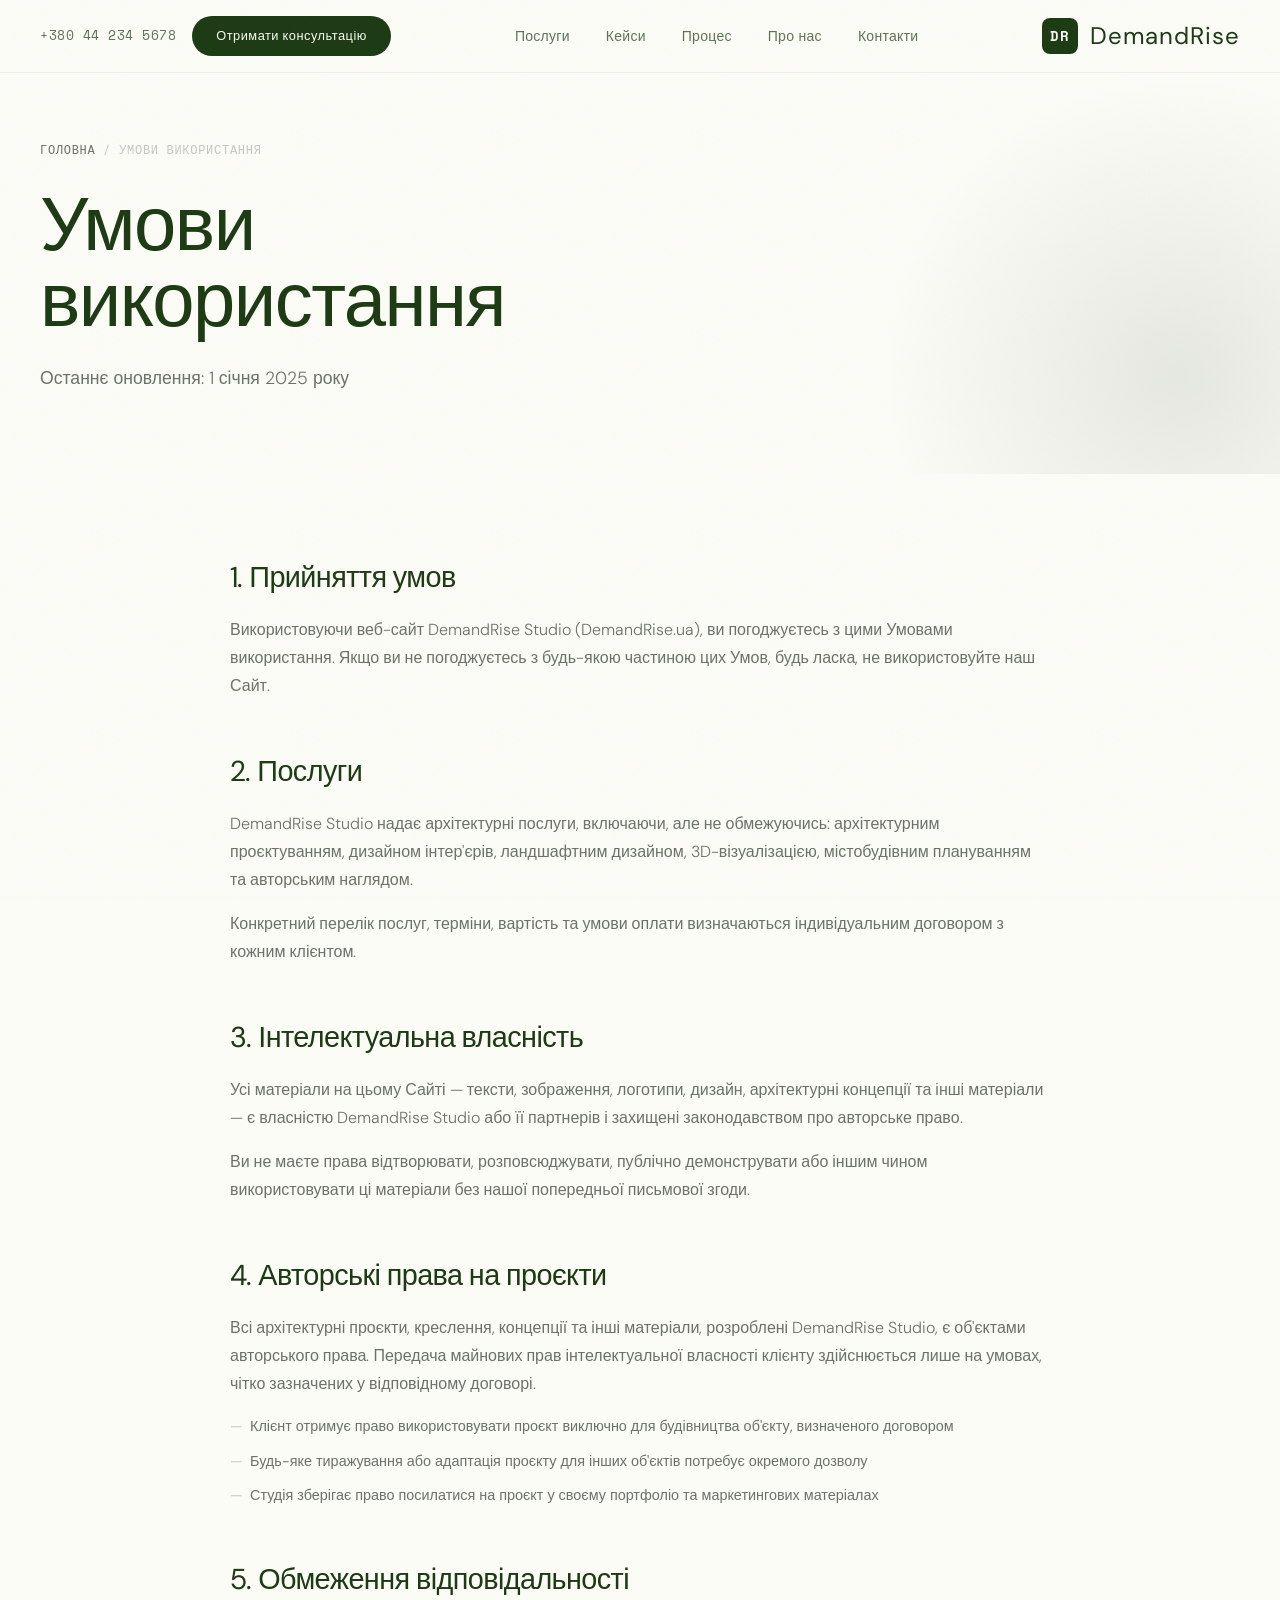
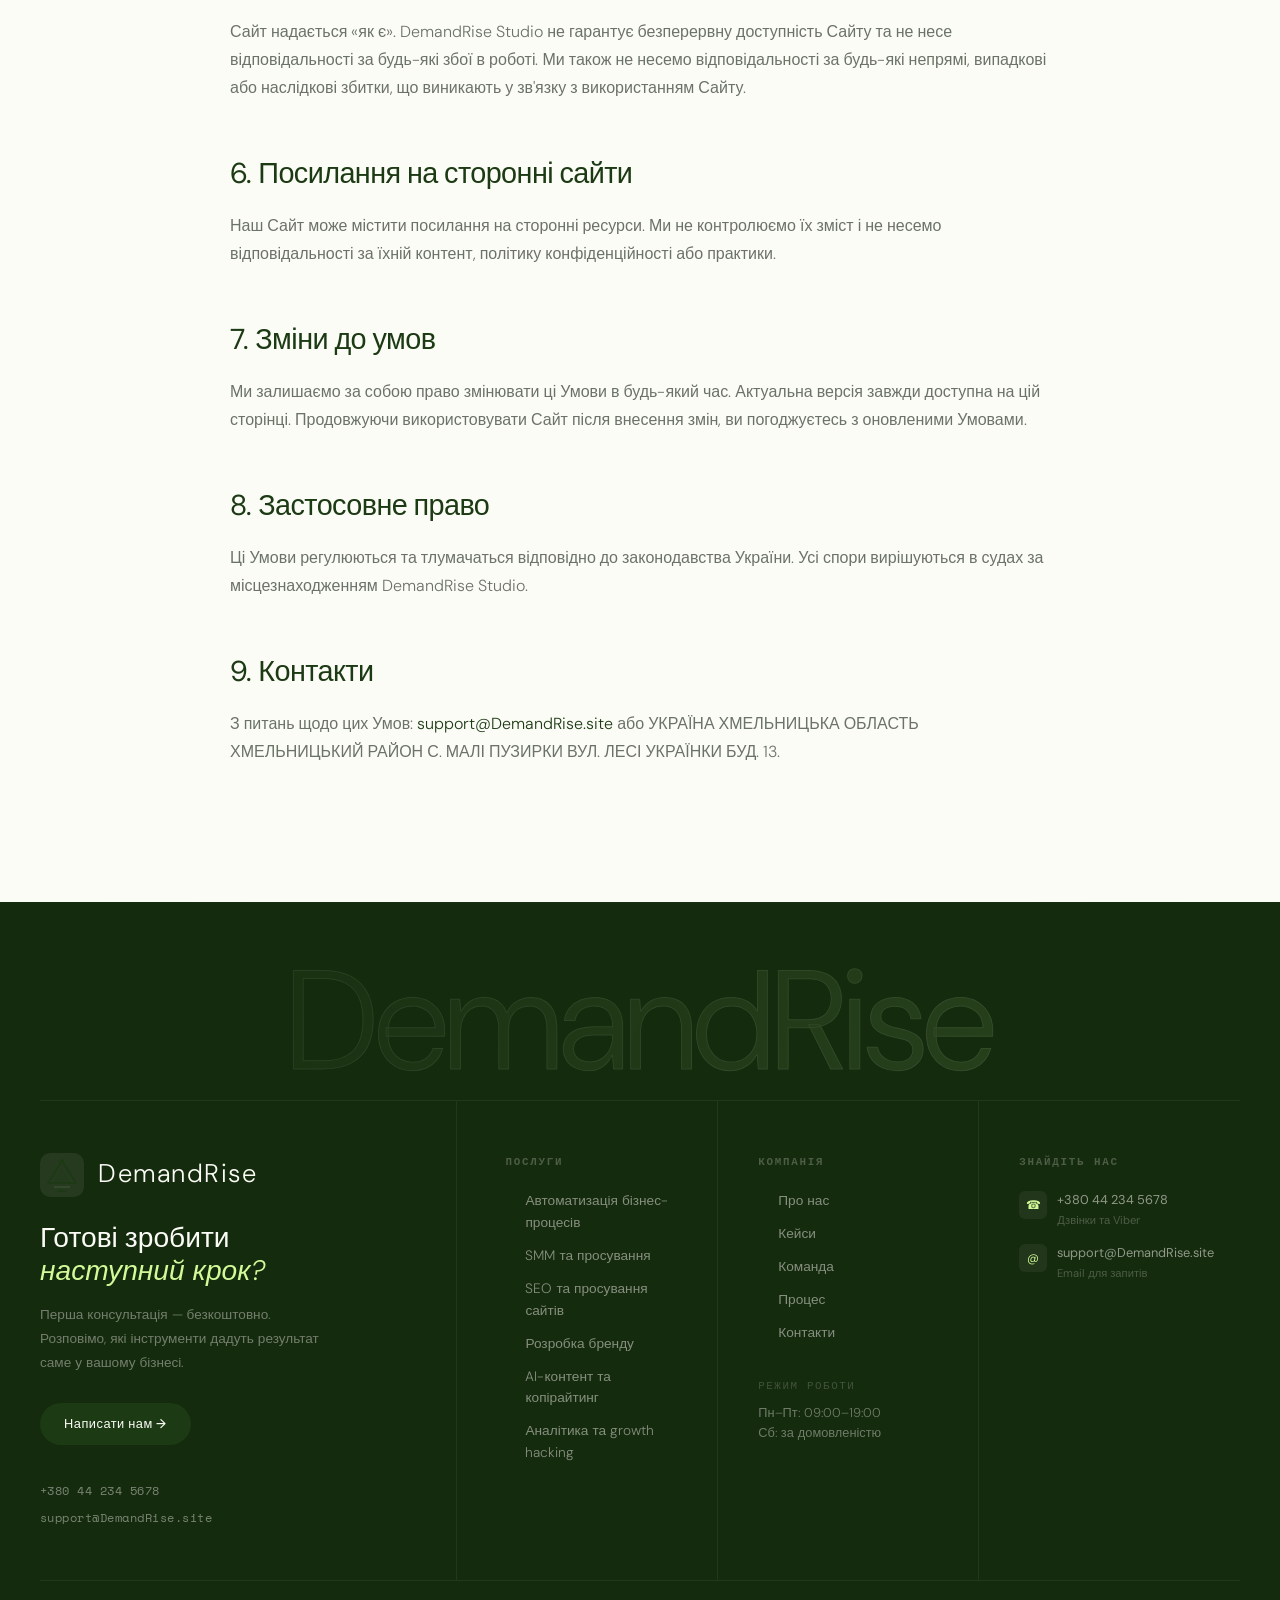
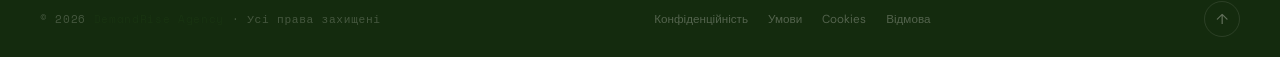
<file: terms-and-conditions.html>
﻿<!doctype html>
<html lang="uk">
<head>
  <meta charset="UTF-8"/>
  <link rel="icon" type="image/svg+xml" href="/favicon.svg"/>
  <meta name="viewport" content="width=device-width,initial-scale=1"/>
  <title>Умови використання — DemandRise</title>
  <link rel="stylesheet" href="assets/css/style.css"/>
</head>
<body>
<div class="grain-overlay"></div>
<div class="scroll-progress"></div>
<div class="page-loader" id="pageLoader"><div class="loader-inner"><div class="loader-brand">DemandRise</div><div class="loader-bar"><div class="loader-progress"></div></div></div></div>
<header class="site-header scrolled" id="top">
  <div class="container nav-wrap">
    <a class="brand" href="index.html" aria-label="DemandRise"><div class="brand-mark">DR</div>DemandRise</a>
    <button class="nav-toggle" aria-label="Меню" aria-expanded="false"><span></span><span></span><span></span></button>
    <nav class="main-nav" aria-label="Головна навігація">
      <a href="services.html">Послуги</a>
      <a href="projects.html">Кейси</a>
      <a href="index.html#process">Процес</a>
      <a href="about.html">Про нас</a>
      <a href="contact.html">Контакти</a>
    </nav>
    <div class="header-actions">
      <a class="header-phone" href="tel:+380442345678">+380 44 234 5678</a>
      <a class="header-cta" href="contact.html">Отримати консультацію</a>
    </div>
  </div>
</header>
<main>
  <section class="page-hero"><div class="container"><div class="page-hero-content"><div class="breadcrumb"><a href="index.html">Головна</a><span>/</span><span>Умови використання</span></div><h1 class="reveal">Умови<br/>використання</h1><p class="reveal reveal-delay-1">Останнє оновлення: 1 січня 2025 року</p></div></div></section>
  <div class="container">
    <div class="legal-content">
      <h2>1. Прийняття умов</h2>
      <p>Використовуючи веб-сайт DemandRise Studio (DemandRise.ua), ви погоджуєтесь з цими Умовами використання. Якщо ви не погоджуєтесь з будь-якою частиною цих Умов, будь ласка, не використовуйте наш Сайт.</p>
      <h2>2. Послуги</h2>
      <p>DemandRise Studio надає архітектурні послуги, включаючи, але не обмежуючись: архітектурним проєктуванням, дизайном інтер'єрів, ландшафтним дизайном, 3D-візуалізацією, містобудівним плануванням та авторським наглядом.</p>
      <p>Конкретний перелік послуг, терміни, вартість та умови оплати визначаються індивідуальним договором з кожним клієнтом.</p>
      <h2>3. Інтелектуальна власність</h2>
      <p>Усі матеріали на цьому Сайті — тексти, зображення, логотипи, дизайн, архітектурні концепції та інші матеріали — є власністю DemandRise Studio або її партнерів і захищені законодавством про авторське право.</p>
      <p>Ви не маєте права відтворювати, розповсюджувати, публічно демонструвати або іншим чином використовувати ці матеріали без нашої попередньої письмової згоди.</p>
      <h2>4. Авторські права на проєкти</h2>
      <p>Всі архітектурні проєкти, креслення, концепції та інші матеріали, розроблені DemandRise Studio, є об'єктами авторського права. Передача майнових прав інтелектуальної власності клієнту здійснюється лише на умовах, чітко зазначених у відповідному договорі.</p>
      <ul>
        <li>Клієнт отримує право використовувати проєкт виключно для будівництва об'єкту, визначеного договором</li>
        <li>Будь-яке тиражування або адаптація проєкту для інших об'єктів потребує окремого дозволу</li>
        <li>Студія зберігає право посилатися на проєкт у своєму портфоліо та маркетингових матеріалах</li>
      </ul>
      <h2>5. Обмеження відповідальності</h2>
      <p>Сайт надається «як є». DemandRise Studio не гарантує безперервну доступність Сайту та не несе відповідальності за будь-які збої в роботі. Ми також не несемо відповідальності за будь-які непрямі, випадкові або наслідкові збитки, що виникають у зв'язку з використанням Сайту.</p>
      <h2>6. Посилання на сторонні сайти</h2>
      <p>Наш Сайт може містити посилання на сторонні ресурси. Ми не контролюємо їх зміст і не несемо відповідальності за їхній контент, політику конфіденційності або практики.</p>
      <h2>7. Зміни до умов</h2>
      <p>Ми залишаємо за собою право змінювати ці Умови в будь-який час. Актуальна версія завжди доступна на цій сторінці. Продовжуючи використовувати Сайт після внесення змін, ви погоджуєтесь з оновленими Умовами.</p>
      <h2>8. Застосовне право</h2>
      <p>Ці Умови регулюються та тлумачаться відповідно до законодавства України. Усі спори вирішуються в судах за місцезнаходженням DemandRise Studio.</p>
      <h2>9. Контакти</h2>
      <p>З питань щодо цих Умов: <a href="mailto:support@DemandRise.site" style="color:var(--bronze)">support@DemandRise.site</a> або УКРАЇНА ХМЕЛЬНИЦЬКА ОБЛАСТЬ ХМЕЛЬНИЦЬКИЙ РАЙОН С. МАЛІ ПУЗИРКИ ВУЛ. ЛЕСІ УКРАЇНКИ БУД. 13.</p>
    </div>
  </div>
</main>
<footer class="site-footer">
  <div class="footer-divider"></div>
  <div class="footer-wordmark" aria-hidden="true">DemandRise</div>

  <div class="container">
    <div class="footer-body">

      <!-- CTA COLUMN -->
      <div class="footer-cta-col">
        <div class="footer-logo-mark">
          <svg class="footer-logo-svg" width="44" height="44" viewBox="0 0 44 44" fill="none" xmlns="http://www.w3.org/2000/svg" aria-label="DemandRise логотип">
            <rect width="44" height="44" rx="10" fill="rgba(247,244,239,0.07)"/>
            <path d="M22 8 L36 30 H8 Z" fill="none" stroke="#1C3A13" stroke-width="1.4" stroke-linejoin="round"/>
            <path d="M22 16 L30 30 H14 Z" fill="rgba(28,58,19,0.15)" stroke="none"/>
            <circle cx="22" cy="8" r="2" fill="#1C3A13"/>
            <line x1="14" y1="34" x2="30" y2="34" stroke="rgba(247,244,239,0.15)" stroke-width="1"/>
            <path d="M18 38 H26" stroke="#1C3A13" stroke-width="1.5" stroke-linecap="round"/>
          </svg>
          <span class="footer-logo-name">DemandRise</span>
        </div>
        <p class="footer-cta-tagline">Готові зробити<br/><em>наступний крок?</em></p>
        <p class="footer-cta-desc">Перша консультація — безкоштовно. Розповімо, які інструменти дадуть результат саме у вашому бізнесі.</p>
        <a class="footer-cta-btn" href="contact.html">Написати нам →</a>
        <div class="footer-cta-contacts">
          <a href="tel:+380442345678">+380 44 234 5678</a>
          <a href="mailto:support@DemandRise.site">support@DemandRise.site</a>
        </div>
      </div>

      <!-- SERVICES COLUMN -->
      <div class="footer-nav-col" style="padding-left:48px">
        <h4>Послуги</h4>
        <ul>
          <li><a href="services.html">Автоматизація бізнес-процесів</a></li>
          <li><a href="services.html">SMM та просування</a></li>
          <li><a href="services.html">SEO та просування сайтів</a></li>
          <li><a href="services.html">Розробка бренду</a></li>
          <li><a href="services.html">AI-контент та копірайтинг</a></li>
          <li><a href="services.html">Аналітика та growth hacking</a></li>
        </ul>
      </div>

      <!-- COMPANY COLUMN -->
      <div class="footer-nav-col" style="padding-left:40px">
        <h4>Компанія</h4>
        <ul>
          <li><a href="about.html">Про нас</a></li>
          <li><a href="projects.html">Кейси</a></li>
          <li><a href="about.html#team">Команда</a></li>
          <li><a href="index.html#process">Процес</a></li>
          <li><a href="contact.html">Контакти</a></li>
        </ul>
        <div style="margin-top:32px">
          <p style="font-family:var(--font-mono);font-size:.68rem;letter-spacing:.14em;text-transform:uppercase;color:rgba(247,244,239,.2);margin-bottom:8px">Режим роботи</p>
          <p style="font-size:.8rem;color:rgba(247,244,239,.4);line-height:1.6">Пн–Пт: 09:00–19:00<br/>Сб: за домовленістю</p>
        </div>
      </div>

      <!-- CONTACTS COLUMN -->
      <div class="footer-contacts-col">
        <h4>Знайдіть нас</h4>
        <div class="footer-contact-item">
          <div class="footer-contact-icon">☎</div>
          <div class="footer-contact-text">
            <a href="tel:+380442345678">+380 44 234 5678</a>
            <small>Дзвінки та Viber</small>
          </div>
        </div>
        <div class="footer-contact-item">
          <div class="footer-contact-icon">@</div>
          <div class="footer-contact-text">
            <a href="mailto:support@DemandRise.site">support@DemandRise.site</a>
            <small>Email для запитів</small>
          </div>
        </div>

      </div>

    </div><!-- /footer-body -->

    <div class="footer-bottom-bar">
      <p class="footer-bottom-copy">© 2026 <span>DemandRise Agency</span> · Усі права захищені</p>
      <nav class="footer-legal-links" aria-label="Юридична навігація">
        <a href="privacy-policy.html">Конфіденційність</a>
        <a href="terms-and-conditions.html">Умови</a>
        <a href="cookie-policy.html">Cookies</a>
        <a href="disclaimer.html">Відмова</a>
      </nav>
      <button class="footer-btt back-to-top" aria-label="Вгору">↑</button>
    </div>
  </div>
</footer>
<script src="assets/js/main.js"></script>
</body>
</html>
</file>
<file: assets/css/style.css>
﻿/* ===================================
   DEMANDRISE — Apothecary / Seed system
   Palette: Warm Parchment / Pale Stone / Forest Canopy / Lime Sprout
   =================================== */

@import url('https://fonts.googleapis.com/css2?family=DM+Sans:ital,wght@0,300;0,350;0,400;0,500;0,600;1,300;1,400&family=Space+Mono:wght@400;700&display=swap');

:root {
  --ivory:     #FCFCF7;
  --cream:     #EEEEE9;
  --stone:     #C4C7C4;
  --warm-gray: #6B7268;
  --charcoal:  #1C3A13;
  --dark:      #142B0E;
  --sage:      #4A6B3E;
  --sage-light:#C4C7C4;
  --bronze:    #1C3A13;
  --bronze-lt: #D3FA99;
  --rust:      #0F2009;
  --white:     #FCFCF7;

  --font-display: 'DM Sans', ui-sans-serif, sans-serif;
  --font-body:    'DM Sans', sans-serif;
  --font-mono:    'Space Mono', monospace;

  --radius-sm: 8px;
  --radius:    16px;
  --radius-lg: 32px;
  --radius-xl: 9999px;

  --shadow-sm:  none;
  --shadow:     none;
  --shadow-lg:  none;
  --shadow-xl:  none;

  --transition: .35s cubic-bezier(.4,0,.2,1);
  --transition-slow: .6s cubic-bezier(.4,0,.2,1);
}

/* Flatten hardcoded shadows to match the unshadowed apothecary aesthetic */
.btn-primary,.btn-primary:hover,.btn-bronze,.btn-bronze:hover,
.pricing-badge,.project-tag,.diag-card,.diag-card:hover,.diag-card.active,
.pricing-card,.pricing-card:hover,.pricing-card.featured{box-shadow:none!important}
h1,h2,h3{font-weight:300;letter-spacing:-.02em}

/* ── RESET ── */
*,*::before,*::after{box-sizing:border-box;margin:0;padding:0}
html{scroll-behavior:smooth;font-size:16px}
body{
  font-family:var(--font-body);
  background:var(--white);
  color:var(--charcoal);
  overflow-x:hidden;
  line-height:1.6;
  -webkit-font-smoothing:antialiased;
}
img{max-width:100%;height:auto;display:block}
a{text-decoration:none;color:inherit}
ul{list-style:none}
button{cursor:pointer;border:none;background:none;font-family:inherit}

/* ── SCROLLBAR ── */
::-webkit-scrollbar{width:6px}
::-webkit-scrollbar-track{background:var(--ivory)}
::-webkit-scrollbar-thumb{background:var(--stone);border-radius:3px}

/* ── CONTAINER ── */
.container{max-width:1280px;margin:0 auto;padding:0 40px}
@media(max-width:768px){.container{padding:0 20px}}

/* ── TYPOGRAPHY ── */
.display-xl{
  font-family:var(--font-display);
  font-size:clamp(56px,8vw,120px);
  font-weight:300;
  line-height:.95;
  letter-spacing:-.02em;
}
.display-lg{
  font-family:var(--font-display);
  font-size:clamp(40px,5vw,72px);
  font-weight:300;
  line-height:1;
  letter-spacing:-.01em;
}
.display-md{
  font-family:var(--font-display);
  font-size:clamp(28px,3.5vw,48px);
  font-weight:400;
  line-height:1.1;
}
.section-label{
  font-family:var(--font-mono);
  font-size:11px;
  font-weight:700;
  letter-spacing:.18em;
  text-transform:uppercase;
  color:var(--warm-gray);
}
.eyebrow{
  font-family:var(--font-mono);
  font-size:11px;
  letter-spacing:.12em;
  text-transform:uppercase;
  color:var(--bronze);
}
h1,h2,h3{font-family:var(--font-display);font-weight:400}
p{font-weight:300;line-height:1.75;color:var(--warm-gray)}
p.lead{font-size:1.15rem;color:var(--charcoal);opacity:.8}

/* ── BUTTONS ── */
.btn{
  display:inline-flex;align-items:center;gap:10px;
  padding:14px 32px;
  border-radius:var(--radius-xl);
  font-family:var(--font-body);
  font-size:.875rem;
  font-weight:500;
  letter-spacing:.04em;
  transition:var(--transition);
  white-space:nowrap;
}
.btn-primary{
  background:var(--charcoal);
  color:var(--ivory);
  box-shadow:0 4px 20px rgba(46,43,39,.2);
}
.btn-primary:hover{
  background:var(--dark);
  box-shadow:0 8px 32px rgba(46,43,39,.3);
  transform:translateY(-1px);
}
.btn-outline{
  background:transparent;
  color:var(--charcoal);
  border:1.5px solid var(--charcoal);
}
.btn-outline:hover{
  background:var(--charcoal);
  color:var(--ivory);
}
.btn-bronze{
  background:var(--bronze);
  color:var(--white);
  box-shadow:0 4px 20px rgba(28,58,19,.3);
}
.btn-bronze:hover{
  background:var(--rust);
  transform:translateY(-1px);
}
.btn-ghost{
  background:transparent;
  color:var(--charcoal);
  border:1.5px solid var(--stone);
}
.btn-ghost:hover{
  border-color:var(--charcoal);
}
.btn-icon{
  width:48px;height:48px;padding:0;border-radius:50%;
  display:inline-flex;align-items:center;justify-content:center;
}

/* ── COOKIE POPUP ── */
.cookie-popup{
  position:fixed;left:24px;bottom:24px;right:auto;z-index:9999;
  max-width:360px;
  background:var(--white);
  border:1px solid var(--cream);
  border-radius:var(--radius-lg);
  padding:28px;
  box-shadow:var(--shadow-lg);
  transform:translateY(20px);
  opacity:0;
  pointer-events:none;
  transition:var(--transition);
}
.cookie-popup.visible{opacity:1;transform:none;pointer-events:all}
.cookie-popup h3{
  font-family:var(--font-display);
  font-size:1.3rem;
  font-weight:500;
  margin-bottom:10px;
  color:var(--charcoal);
}
.cookie-popup p{font-size:.85rem;margin-bottom:20px;line-height:1.6}
.cookie-actions{display:flex;gap:10px;flex-wrap:wrap}
.cookie-actions .btn{padding:10px 20px;font-size:.8rem}

/* ── HEADER ── */
.site-header{
  position:fixed;top:0;left:0;right:0;z-index:1000;
  padding:0;
  transition:var(--transition);
}
.site-header.scrolled{
  background:rgba(252,252,247,.96);
  backdrop-filter:blur(16px);
  border-bottom:1px solid var(--cream);
  box-shadow:none;
}
.nav-wrap{
  display:flex;align-items:center;gap:40px;
  height:72px;
}
/* ── Header: actions LEFT · nav CENTER · brand RIGHT ── */
.header-actions{order:1;margin-left:0 !important}
.main-nav{order:2}
.brand{order:3;margin-left:auto}
/* nav-toggle stays on far right on mobile */
.nav-toggle{order:4}

.brand{
  display:flex;align-items:center;gap:12px;
  font-family:var(--font-display);
  font-size:1.5rem;
  font-weight:400;
  letter-spacing:.04em;
  color:var(--charcoal);
  flex-shrink:0;
}
.brand-mark{
  width:36px;height:36px;
  background:var(--charcoal);
  border-radius:var(--radius-sm);
  display:flex;align-items:center;justify-content:center;
  color:var(--ivory);
  font-family:var(--font-mono);
  font-size:14px;
  font-weight:700;
}
.main-nav{
  display:flex;align-items:center;gap:36px;
  margin:0 auto;
  flex:1;
  justify-content:center;
}
.main-nav a{
  font-size:.875rem;
  font-weight:400;
  color:var(--charcoal);
  opacity:.7;
  letter-spacing:.02em;
  transition:var(--transition);
  position:relative;
}
.main-nav a::after{
  content:'';
  position:absolute;bottom:-3px;left:0;right:0;
  height:1px;background:var(--bronze);
  transform:scaleX(0);
  transition:var(--transition);
  transform-origin:left;
}
.main-nav a:hover{opacity:1}
.main-nav a:hover::after{transform:scaleX(1)}
.header-actions{display:flex;align-items:center;gap:16px}
.header-phone{
  font-family:var(--font-mono);
  font-size:.8rem;
  color:var(--charcoal);
  opacity:.7;
  letter-spacing:.04em;
}
.header-cta{
  background:var(--charcoal);
  color:var(--ivory);
  padding:10px 24px;
  border-radius:var(--radius-xl);
  font-size:.8rem;
  font-weight:500;
  letter-spacing:.04em;
  transition:var(--transition);
}
.header-cta:hover{background:var(--bronze)}

.nav-toggle{
  display:none;flex-direction:column;gap:5px;padding:4px;
}
.nav-toggle span{
  display:block;width:24px;height:1.5px;
  background:var(--charcoal);
  transition:var(--transition);
}

/* ── HERO ── */
.hero{
  min-height:100vh;
  background:var(--ivory);
  position:relative;
  overflow:hidden;
  display:flex;align-items:flex-end;
  padding-bottom:80px;
}
.hero-bg-pattern{
  position:absolute;inset:0;
  background-image:
    linear-gradient(rgba(201,191,178,.25) 1px, transparent 1px),
    linear-gradient(90deg, rgba(201,191,178,.25) 1px, transparent 1px);
  background-size:60px 60px;
  pointer-events:none;
}
.hero-blob{
  position:absolute;
  top:-10%;right:-5%;
  width:55%;aspect-ratio:1;
  background:radial-gradient(circle at 40% 40%,
    rgba(28,58,19,.15) 0%,
    rgba(140,168,130,.12) 40%,
    transparent 70%);
  border-radius:50%;
  animation:blobDrift 12s ease-in-out infinite alternate;
}
@keyframes blobDrift{
  0%{transform:translate(0,0) scale(1)}
  100%{transform:translate(-30px,40px) scale(1.05)}
}
.hero-counter{
  position:absolute;
  top:50%;right:48px;
  transform:translateY(-50%);
  display:flex;flex-direction:column;gap:4px;
  align-items:center;
}
.hero-counter-num{
  font-family:var(--font-mono);
  font-size:11px;
  color:var(--warm-gray);
  opacity:.5;
}
.hero-counter-line{
  width:1px;height:80px;
  background:linear-gradient(to bottom, transparent, var(--stone), transparent);
}
.hero-content{
  position:relative;z-index:2;
  padding-top:120px;
  display:grid;grid-template-columns:1fr 1fr;
  gap:80px;align-items:end;
}
.hero-label{
  display:inline-flex;align-items:center;gap:10px;
  background:var(--white);
  border:1px solid var(--cream);
  border-radius:var(--radius-xl);
  padding:8px 18px;
  margin-bottom:32px;
  box-shadow:var(--shadow-sm);
}
.hero-label-dot{
  width:8px;height:8px;border-radius:50%;
  background:var(--sage);
  animation:pulse 2s ease-in-out infinite;
}
@keyframes pulse{
  0%,100%{opacity:1;transform:scale(1)}
  50%{opacity:.6;transform:scale(1.3)}
}
.hero-label span{
  font-family:var(--font-mono);
  font-size:11px;
  letter-spacing:.1em;
  text-transform:uppercase;
  color:var(--warm-gray);
}
.hero-title{
  font-family:var(--font-display);
  font-size:clamp(52px,7vw,100px);
  font-weight:300;
  line-height:.92;
  letter-spacing:-.02em;
  color:var(--charcoal);
  margin-bottom:32px;
}
.hero-title em{
  font-style:italic;
  color:var(--bronze);
}
.hero-desc{
  font-size:1.05rem;
  color:var(--warm-gray);
  max-width:460px;
  margin-bottom:40px;
  line-height:1.8;
  font-weight:300;
}
.hero-actions{display:flex;gap:16px;flex-wrap:wrap;align-items:center;margin-bottom:60px}
.hero-stats{
  display:flex;gap:40px;
  padding-top:40px;
  border-top:1px solid var(--cream);
}
.hero-stat-num{
  font-family:var(--font-display);
  font-size:2.5rem;
  font-weight:400;
  color:var(--charcoal);
  letter-spacing:-.02em;
}
.hero-stat-label{
  font-size:.8rem;
  font-weight:400;
  color:var(--warm-gray);
  margin-top:2px;
}
.hero-right{
  position:relative;
}
.hero-image-frame{
  position:relative;
  border-radius:var(--radius-lg);
  overflow:hidden;
  aspect-ratio:4/5;
  background:var(--cream);
}
.hero-image-frame::before{
  content:'';
  position:absolute;inset:0;
  background:linear-gradient(135deg,
    rgba(28,58,19,.08) 0%,
    rgba(140,168,130,.06) 50%,
    transparent 100%);
  z-index:1;
}
.hero-arch-visual{
  position:absolute;inset:0;
  display:flex;align-items:center;justify-content:center;
  overflow:hidden;
}
.arch-svg{
  width:100%;height:100%;
  opacity:.7;
}
.hero-card-float{
  position:absolute;
  bottom:32px;left:-32px;
  background:var(--white);
  border-radius:var(--radius);
  padding:20px 24px;
  box-shadow:var(--shadow-lg);
  min-width:200px;
  animation:floatCard 6s ease-in-out infinite;
}
@keyframes floatCard{
  0%,100%{transform:translateY(0)}
  50%{transform:translateY(-8px)}
}
.hero-card-float .eyebrow{margin-bottom:8px}
.hero-card-float .value{
  font-family:var(--font-display);
  font-size:2rem;font-weight:500;
  color:var(--charcoal);
}
.hero-card-float .sub{font-size:.8rem;color:var(--warm-gray)}

.hero-tag-float{
  position:absolute;
  top:40px;right:-24px;
  background:var(--sage);
  color:var(--white);
  border-radius:var(--radius-xl);
  padding:10px 20px;
  font-family:var(--font-mono);
  font-size:.75rem;
  letter-spacing:.08em;
  box-shadow:0 8px 24px rgba(140,168,130,.35);
  animation:floatCard 7s ease-in-out infinite reverse;
}

/* ── REVEAL ANIMATIONS ── */
.reveal{
  opacity:0;
  transform:translateY(30px);
  transition:opacity .7s ease, transform .7s ease;
}
.reveal.in-view{opacity:1;transform:none}
.reveal-delay-1{transition-delay:.1s}
.reveal-delay-2{transition-delay:.2s}
.reveal-delay-3{transition-delay:.3s}
.reveal-delay-4{transition-delay:.4s}
.reveal-delay-5{transition-delay:.5s}
.reveal-left{opacity:0;transform:translateX(-30px);transition:opacity .7s ease,transform .7s ease}
.reveal-left.in-view{opacity:1;transform:none}
.reveal-right{opacity:0;transform:translateX(30px);transition:opacity .7s ease,transform .7s ease}
.reveal-right.in-view{opacity:1;transform:none}

/* ── SECTION COMMON ── */
section{padding:120px 0}
.section-header{
  display:flex;
  align-items:flex-end;
  justify-content:space-between;
  margin-bottom:72px;
  gap:40px;
  flex-wrap:wrap;
}
.section-header .section-label{margin-bottom:16px}
.section-header h2{
  font-family:var(--font-display);
  font-size:clamp(32px,4vw,56px);
  font-weight:300;
  line-height:1.05;
  color:var(--charcoal);
}
.section-header p{max-width:420px}
.divider{
  height:1px;
  background:linear-gradient(to right, var(--cream), var(--stone), var(--cream));
  margin:0;
}

/* ── SERVICES ── */
.services-section{background:var(--white)}
.services-grid{
  display:grid;
  grid-template-columns:repeat(3,1fr);
  gap:2px;
  background:var(--cream);
  border-radius:var(--radius-lg);
  overflow:hidden;
  border:2px solid var(--cream);
}
.service-card{
  background:var(--white);
  padding:48px 40px;
  position:relative;
  overflow:hidden;
  transition:var(--transition);
  cursor:pointer;
}
.service-card::before{
  content:'';
  position:absolute;
  bottom:0;left:0;right:0;
  height:3px;
  background:var(--bronze);
  transform:scaleX(0);
  transition:var(--transition);
  transform-origin:left;
}
.service-card:hover{background:var(--ivory)}
.service-card:hover::before{transform:scaleX(1)}
.service-num{
  font-family:var(--font-mono);
  font-size:.75rem;
  color:var(--stone);
  margin-bottom:32px;
  letter-spacing:.1em;
}
.service-icon{
  width:56px;height:56px;
  border:1.5px solid var(--cream);
  border-radius:var(--radius);
  display:flex;align-items:center;justify-content:center;
  font-size:1.5rem;
  margin-bottom:24px;
  transition:var(--transition);
  background:var(--white);
}
.service-card:hover .service-icon{
  border-color:var(--bronze);
  background:rgba(28,58,19,.06);
}
.service-card h3{
  font-size:1.3rem;
  font-weight:400;
  color:var(--charcoal);
  margin-bottom:14px;
  line-height:1.3;
}
.service-card p{font-size:.9rem;line-height:1.75;color:var(--warm-gray)}
.service-card .service-link{
  display:inline-flex;align-items:center;gap:8px;
  margin-top:28px;
  font-size:.85rem;font-weight:500;
  color:var(--bronze);
  letter-spacing:.02em;
  transition:var(--transition);
}
.service-card:hover .service-link{gap:14px}
.service-card.featured{background:var(--charcoal);color:var(--ivory)}
.service-card.featured .service-num,
.service-card.featured p{color:rgba(247,244,239,.6)}
.service-card.featured h3{color:var(--ivory)}
.service-card.featured .service-icon{
  border-color:rgba(247,244,239,.2);
  background:rgba(247,244,239,.06);
}
.service-card.featured::before{background:var(--bronze-lt)}
.service-card.featured .service-link{color:var(--bronze-lt)}

/* ── PROJECTS / PORTFOLIO ── */
.projects-section{background:var(--ivory)}
.projects-filter{
  display:flex;gap:8px;flex-wrap:wrap;
  margin-bottom:48px;
}
.filter-btn{
  padding:8px 20px;
  border-radius:var(--radius-xl);
  border:1.5px solid var(--cream);
  font-size:.8rem;font-weight:500;
  letter-spacing:.04em;
  color:var(--warm-gray);
  transition:var(--transition);
}
.filter-btn:hover,.filter-btn.active{
  background:var(--charcoal);
  color:var(--ivory);
  border-color:var(--charcoal);
}
.projects-grid{
  display:grid;
  grid-template-columns:repeat(12,1fr);
  gap:24px;
}
.project-card{
  position:relative;
  border-radius:var(--radius-lg);
  overflow:hidden;
  background:var(--cream);
  cursor:pointer;
  group:true;
}
.project-card:nth-child(1){grid-column:span 7;grid-row:span 2}
.project-card:nth-child(2){grid-column:span 5}
.project-card:nth-child(3){grid-column:span 5}
.project-card:nth-child(4){grid-column:span 4}
.project-card:nth-child(5){grid-column:span 4}
.project-card:nth-child(6){grid-column:span 4}
.project-visual{
  width:100%;
  aspect-ratio:4/3;
  background:var(--cream);
  position:relative;
  overflow:hidden;
}
.project-card:nth-child(1) .project-visual{aspect-ratio:unset;height:100%;min-height:420px}
.project-visual-inner{
  position:absolute;inset:0;
  transition:transform .6s cubic-bezier(.4,0,.2,1);
  display:flex;align-items:center;justify-content:center;
}
.project-card:hover .project-visual-inner{transform:scale(1.04)}
.project-overlay{
  position:absolute;inset:0;
  background:linear-gradient(to top, rgba(26,23,20,.7) 0%, transparent 60%);
  z-index:2;
  opacity:0;
  transition:var(--transition);
}
.project-card:hover .project-overlay{opacity:1}
.project-info{
  padding:24px;
  position:absolute;
  bottom:0;left:0;right:0;
  z-index:3;
  transform:translateY(10px);
  opacity:0;
  transition:var(--transition);
}
.project-card:hover .project-info{transform:none;opacity:1}
.project-info h3{
  font-family:var(--font-display);
  font-size:1.2rem;font-weight:400;
  color:var(--ivory);margin-bottom:6px;
}
.project-info p{font-size:.8rem;color:rgba(247,244,239,.7);margin:0}
.project-tag{
  position:absolute;
  top:20px;left:20px;z-index:3;
  background:rgba(253,252,250,.92);
  backdrop-filter:blur(8px);
  border-radius:var(--radius-xl);
  padding:6px 14px;
  font-family:var(--font-mono);
  font-size:.7rem;letter-spacing:.08em;
  color:var(--charcoal);
  text-transform:uppercase;
  box-shadow:0 4px 16px rgba(0,0,0,0.15);
  transition:transform .3s ease;
}
.project-card:hover .project-tag{transform:translateY(-2px)}
.project-card[data-cat="automation"] .project-tag{background:rgba(79,216,196,.92);color:#0F2027}
.project-card[data-cat="smm"] .project-tag{background:rgba(255,140,170,.92);color:#2B0F18}
.project-card[data-cat="seo"] .project-tag{background:rgba(224,170,255,.92);color:#231526}
.project-card[data-cat="brand"] .project-tag{background:rgba(255,197,66,.92);color:#2B1810}
.project-card[data-cat="content"] .project-tag{background:rgba(124,214,255,.92);color:#0F1B2B}
/* Arch illustration patterns for project cards */
.arch-pattern{
  width:100%;height:100%;
  background:var(--cream);
  position:relative;
  overflow:hidden;
}

/* ── PROCESS / APPROACH ── */
.process-section{background:var(--white)}
.process-timeline{
  display:grid;grid-template-columns:1fr 1fr 1fr 1fr;
  gap:0;
  position:relative;
}
.process-timeline::before{
  content:'';
  position:absolute;
  top:36px;left:0;right:0;
  height:1px;
  background:linear-gradient(to right,
    transparent 0%,
    var(--stone) 10%,
    var(--stone) 90%,
    transparent 100%);
  z-index:0;
}
.process-step{
  padding:0 32px;
  position:relative;
  z-index:1;
}
.process-step:first-child{padding-left:0}
.process-step:last-child{padding-right:0}
.step-dot{
  width:72px;height:72px;
  border-radius:50%;
  border:2px solid var(--cream);
  background:var(--white);
  display:flex;align-items:center;justify-content:center;
  font-size:1.5rem;
  margin-bottom:32px;
  transition:var(--transition);
  position:relative;
}
.process-step:hover .step-dot{
  border-color:var(--bronze);
  background:rgba(28,58,19,.06);
  transform:scale(1.08);
}
.step-num{
  position:absolute;
  top:-8px;right:-8px;
  width:24px;height:24px;
  background:var(--charcoal);
  color:var(--ivory);
  border-radius:50%;
  font-family:var(--font-mono);
  font-size:.65rem;
  font-weight:700;
  display:flex;align-items:center;justify-content:center;
}
.process-step h3{
  font-size:1.1rem;font-weight:500;
  color:var(--charcoal);
  margin-bottom:12px;
}
.process-step p{font-size:.875rem;line-height:1.75;color:var(--warm-gray)}

/* ── TEAM ── */
.team-section{background:var(--ivory)}
.team-grid{
  display:grid;
  grid-template-columns:repeat(4,1fr);
  gap:32px;
}
.team-card{
  background:var(--white);
  border-radius:var(--radius-lg);
  overflow:hidden;
  border:1px solid var(--cream);
  transition:var(--transition);
}
.team-card:hover{
  box-shadow:var(--shadow-lg);
  transform:translateY(-6px);
  border-color:transparent;
}
.team-photo{
  aspect-ratio:1;
  background:var(--cream);
  position:relative;
  overflow:hidden;
}
.team-photo-inner{
  position:absolute;inset:0;
  display:flex;align-items:center;justify-content:center;
  transition:transform .5s ease;
}
.team-card:hover .team-photo-inner{transform:scale(1.04)}
.team-info{padding:24px}
.team-info h3{
  font-size:1.1rem;font-weight:500;
  color:var(--charcoal);
  margin-bottom:4px;
}
.team-role{
  font-size:.8rem;color:var(--bronze);
  font-weight:500;letter-spacing:.04em;
  margin-bottom:12px;
}
.team-info p{font-size:.85rem;line-height:1.65;color:var(--warm-gray)}

/* ── AWARDS / NUMBERS ── */
.awards-section{
  background:var(--charcoal);
  color:var(--ivory);
  padding:100px 0;
}
.awards-section .section-label{color:rgba(247,244,239,.4)}
.awards-section h2{color:var(--ivory)}
.awards-grid{
  display:grid;grid-template-columns:repeat(4,1fr);
  gap:2px;
  background:rgba(247,244,239,.06);
  border-radius:var(--radius-lg);
  overflow:hidden;
  margin-top:64px;
}
.award-item{
  padding:48px 40px;
  background:rgba(247,244,239,.03);
  border-bottom:3px solid transparent;
  transition:var(--transition);
}
.award-item:hover{
  background:rgba(247,244,239,.06);
  border-bottom-color:var(--bronze);
}
.award-num{
  font-family:var(--font-display);
  font-size:3.5rem;font-weight:300;
  color:var(--bronze-lt);
  letter-spacing:-.03em;
  line-height:1;
  margin-bottom:8px;
}
.award-label{
  font-size:.875rem;color:rgba(247,244,239,.6);
  font-weight:300;line-height:1.5;
}

/* ── TESTIMONIALS ── */
.testimonials-section{background:var(--white)}
.testimonials-track{
  display:grid;grid-template-columns:repeat(3,1fr);
  gap:28px;
}
.testimonial-card{
  background:var(--ivory);
  border:1px solid var(--cream);
  border-radius:var(--radius-lg);
  padding:40px 36px;
  position:relative;
  overflow:hidden;
  transition:var(--transition);
}
.testimonial-card::before{
  content:'';
  position:absolute;top:0;left:0;right:0;
  height:3px;
  background:linear-gradient(to right,var(--stone),var(--bronze),var(--sage));
  opacity:0;
  transition:var(--transition);
}
.testimonial-card:hover{box-shadow:var(--shadow);border-color:transparent}
.testimonial-card:hover::before{opacity:1}
.quote-mark{
  font-family:var(--font-display);
  font-size:5rem;font-weight:300;
  color:var(--cream);
  line-height:1;
  margin-bottom:-10px;
  display:block;
}
.testimonial-text{
  font-family:var(--font-display);
  font-style:italic;
  font-size:1.1rem;
  font-weight:300;
  color:var(--charcoal);
  line-height:1.7;
  margin-bottom:28px;
}
.testimonial-author{
  display:flex;align-items:center;gap:16px;
  border-top:1px solid var(--cream);
  padding-top:20px;
}
.author-avatar{
  width:44px;height:44px;
  border-radius:50%;
  background:var(--cream);
  display:flex;align-items:center;justify-content:center;
  font-family:var(--font-display);
  font-size:1.1rem;
  color:var(--charcoal);
  border:2px solid var(--stone);
  flex-shrink:0;
}
.author-name{font-size:.9rem;font-weight:500;color:var(--charcoal)}
.author-title{font-size:.8rem;color:var(--warm-gray)}
.rating{color:var(--bronze);font-size:.75rem;letter-spacing:.1em;margin-top:4px}

/* ── BLOG ── */
.blog-section{background:var(--ivory)}
.blog-grid{
  display:grid;grid-template-columns:repeat(3,1fr);
  gap:28px;
}
.blog-card{
  background:var(--white);
  border-radius:var(--radius-lg);
  overflow:hidden;
  border:1px solid var(--cream);
  transition:var(--transition);
}
.blog-card:hover{
  box-shadow:var(--shadow-lg);
  transform:translateY(-4px);
  border-color:transparent;
}
.blog-thumb{
  aspect-ratio:16/9;
  background:var(--cream);
  position:relative;
  overflow:hidden;
}
.blog-thumb-inner{
  position:absolute;inset:0;
  transition:transform .5s ease;
  display:flex;align-items:center;justify-content:center;
}
.blog-card:hover .blog-thumb-inner{transform:scale(1.06)}
.blog-content{padding:28px}
.blog-meta{
  display:flex;align-items:center;gap:12px;
  margin-bottom:16px;
}
.blog-cat{
  font-family:var(--font-mono);font-size:.7rem;
  letter-spacing:.1em;text-transform:uppercase;
  color:var(--bronze);font-weight:700;
}
.blog-date{font-size:.75rem;color:var(--warm-gray)}
.blog-content h3{
  font-size:1.1rem;font-weight:400;
  color:var(--charcoal);
  margin-bottom:10px;
  line-height:1.4;
}
.blog-content p{font-size:.875rem;line-height:1.7;color:var(--warm-gray)}
.blog-footer{
  display:flex;justify-content:space-between;align-items:center;
  padding:16px 28px;
  border-top:1px solid var(--cream);
}
.read-time{font-size:.75rem;color:var(--warm-gray)}
.read-more{
  font-size:.8rem;font-weight:500;
  color:var(--bronze);
  display:flex;align-items:center;gap:6px;
  transition:var(--transition);
}
.blog-card:hover .read-more{gap:10px}

/* ── CTA BANNER ── */
.cta-section{
  background:linear-gradient(135deg,var(--charcoal) 0%, #3D3832 50%,#2A2320 100%);
  padding:120px 0;
  position:relative;
  overflow:hidden;
}
.cta-bg-arc{
  position:absolute;
  right:-200px;top:-200px;
  width:700px;height:700px;
  border-radius:50%;
  border:120px solid rgba(28,58,19,.08);
  pointer-events:none;
}
.cta-content{
  position:relative;z-index:1;
  text-align:center;
}
.cta-content .section-label{color:rgba(247,244,239,.4)}
.cta-content h2{
  font-family:var(--font-display);
  font-size:clamp(36px,5vw,72px);
  font-weight:300;
  color:var(--ivory);
  margin:20px 0 28px;
  line-height:1.1;
}
.cta-content p{font-size:1.05rem;color:rgba(247,244,239,.6);margin-bottom:48px;max-width:520px;margin-left:auto;margin-right:auto}
.cta-actions{display:flex;gap:16px;justify-content:center;flex-wrap:wrap}
.cta-info{
  display:flex;justify-content:center;gap:48px;
  margin-top:64px;padding-top:48px;
  border-top:1px solid rgba(247,244,239,.08);
  flex-wrap:wrap;
}
.cta-info-item{text-align:center}
.cta-info-label{
  font-size:.75rem;color:rgba(247,244,239,.4);
  letter-spacing:.08em;text-transform:uppercase;
  margin-bottom:6px;
}
.cta-info-value{
  font-family:var(--font-display);
  font-size:1.1rem;color:var(--ivory);
  font-weight:400;
}

/* ── CONTACT ── */
.contact-section{background:var(--white);padding:120px 0}
.contact-layout{
  display:grid;grid-template-columns:1fr 1fr;
  gap:80px;align-items:start;
}
.contact-info h2{
  font-size:clamp(32px,4vw,52px);
  font-weight:300;
  color:var(--charcoal);
  margin-bottom:24px;
}
.contact-info p{margin-bottom:40px;font-size:1rem}
.contact-details{display:flex;flex-direction:column;gap:20px}
.contact-item{
  display:flex;align-items:flex-start;gap:16px;
  padding:20px;
  background:var(--ivory);
  border-radius:var(--radius);
  border:1px solid var(--cream);
  transition:var(--transition);
}
.contact-item:hover{border-color:var(--bronze);box-shadow:var(--shadow-sm)}
.contact-icon{
  width:40px;height:40px;
  background:var(--charcoal);
  border-radius:var(--radius-sm);
  display:flex;align-items:center;justify-content:center;
  color:var(--ivory);font-size:1rem;
  flex-shrink:0;
}
.contact-item-title{font-size:.75rem;color:var(--warm-gray);margin-bottom:4px;font-weight:500;letter-spacing:.04em;text-transform:uppercase}
.contact-item-value{font-size:.95rem;color:var(--charcoal);font-weight:400}

.contact-form{
  background:var(--ivory);
  border:1px solid var(--cream);
  border-radius:var(--radius-lg);
  padding:48px;
}
.form-title{
  font-family:var(--font-display);
  font-size:1.5rem;font-weight:400;
  color:var(--charcoal);
  margin-bottom:32px;
}
.form-grid{
  display:grid;grid-template-columns:1fr 1fr;
  gap:20px;
}
.form-group{
  display:flex;flex-direction:column;gap:8px;
}
.form-group.full{grid-column:span 2}
.form-group label{
  font-size:.8rem;font-weight:500;
  color:var(--charcoal);
  letter-spacing:.04em;
  text-transform:uppercase;
}
.form-group input,
.form-group select,
.form-group textarea{
  background:var(--white);
  border:1.5px solid var(--cream);
  border-radius:var(--radius);
  padding:14px 18px;
  font-family:var(--font-body);
  font-size:.9rem;
  color:var(--charcoal);
  outline:none;
  transition:var(--transition);
  width:100%;
}
.form-group input::placeholder,
.form-group textarea::placeholder{color:var(--stone)}
.form-group input:focus,
.form-group select:focus,
.form-group textarea:focus{
  border-color:var(--bronze);
  box-shadow:0 0 0 4px rgba(28,58,19,.08);
}
.form-group textarea{resize:vertical;min-height:120px}
.form-submit{margin-top:8px}
.form-privacy{
  font-size:.75rem;color:var(--warm-gray);
  margin-top:16px;
  line-height:1.6;
}
.form-privacy a{color:var(--bronze);text-decoration:underline}

/* ── MAP PLACEHOLDER ── */
.map-wrap{
  height:300px;
  background:var(--cream);
  border-radius:var(--radius);
  margin-top:32px;
  overflow:hidden;
  position:relative;
  display:flex;align-items:center;justify-content:center;
}
.map-label{font-size:.85rem;color:var(--warm-gray);font-family:var(--font-mono)}

/* ── FOOTER ── */
.site-footer{
  background:var(--dark);
  color:var(--ivory);
  padding:80px 0 40px;
}
.footer-grid{
  display:grid;grid-template-columns:2fr 1fr 1fr 1fr;
  gap:60px;
  margin-bottom:64px;
}
.footer-brand{
  display:flex;align-items:center;gap:12px;
  font-family:var(--font-display);
  font-size:1.5rem;font-weight:400;
  color:var(--ivory);
  margin-bottom:20px;
}
.footer-brand-mark{
  width:36px;height:36px;
  background:rgba(247,244,239,.1);
  border-radius:var(--radius-sm);
  display:flex;align-items:center;justify-content:center;
  font-family:var(--font-mono);
  font-size:14px;color:var(--bronze-lt);
}
.footer-desc{
  font-size:.875rem;
  color:rgba(247,244,239,.45);
  line-height:1.75;
  max-width:280px;
  font-weight:300;
  margin-bottom:28px;
}
.footer-col h4{
  font-family:var(--font-mono);
  font-size:.75rem;
  font-weight:700;
  letter-spacing:.12em;
  text-transform:uppercase;
  color:rgba(247,244,239,.35);
  margin-bottom:24px;
}
.footer-links{display:flex;flex-direction:column;gap:12px}
.footer-links a{
  font-size:.875rem;
  color:rgba(247,244,239,.55);
  transition:var(--transition);
  font-weight:300;
}
.footer-links a:hover{color:var(--ivory);padding-left:4px}
.footer-bottom{
  border-top:1px solid rgba(247,244,239,.06);
  padding-top:32px;
  display:flex;
  justify-content:space-between;align-items:center;
  flex-wrap:wrap;gap:16px;
}
.footer-bottom p{font-size:.8rem;color:rgba(247,244,239,.3);margin:0}
.footer-bottom-links{display:flex;gap:24px}
.footer-bottom-links a{
  font-size:.8rem;color:rgba(247,244,239,.3);
  transition:var(--transition);
}
.footer-bottom-links a:hover{color:rgba(247,244,239,.6)}
.back-to-top{
  width:40px;height:40px;
  background:rgba(247,244,239,.06);
  border:1px solid rgba(247,244,239,.1);
  border-radius:50%;
  display:flex;align-items:center;justify-content:center;
  color:rgba(247,244,239,.5);
  font-size:1.1rem;
  transition:var(--transition);
  cursor:pointer;
}
.back-to-top:hover{background:var(--bronze);color:var(--white);border-color:var(--bronze)}

/* ══════════════════════════════
   MEGA FOOTER
══════════════════════════════ */
.site-footer{background:var(--dark);color:var(--ivory);padding:0;overflow:hidden;position:relative}

/* top gradient divider */
.footer-divider{
  height:1px;
  background:linear-gradient(90deg,transparent 0%,rgba(28,58,19,.45) 35%,rgba(28,58,19,.45) 65%,transparent 100%);
}

/* giant watermark wordmark */
.footer-wordmark{
  font-family:var(--font-display);
  font-size:clamp(72px,11vw,160px);
  font-weight:300;
  letter-spacing:-.02em;
  color:transparent;
  -webkit-text-stroke:1px rgba(247,244,239,.07);
  line-height:1;
  white-space:nowrap;
  overflow:hidden;
  padding:48px 0 8px;
  text-align:center;
  user-select:none;
  pointer-events:none;
}

/* logo mark SVG */
.footer-logo-mark{
  display:flex;align-items:center;gap:14px;
  margin-bottom:24px;
}
.footer-logo-svg{flex-shrink:0}
.footer-logo-name{
  font-family:var(--font-display);
  font-size:1.6rem;font-weight:300;
  letter-spacing:.06em;color:var(--ivory);
}

/* main grid */
.footer-body{
  display:grid;
  grid-template-columns:1.6fr 1fr 1fr 1fr;
  gap:0;
  border-top:1px solid rgba(247,244,239,.06);
}
.footer-body > *{
  padding:52px 48px 52px 0;
  border-right:1px solid rgba(247,244,239,.06);
}
.footer-body > *:first-child{padding-left:0}
.footer-body > *:last-child{border-right:none;padding-right:0;padding-left:40px}

/* CTA column */
.footer-cta-col{}
.footer-cta-tagline{
  font-family:var(--font-display);
  font-size:clamp(22px,2.2vw,32px);
  font-weight:300;
  color:var(--ivory);
  line-height:1.18;
  margin-bottom:16px;
}
.footer-cta-tagline em{color:var(--bronze-lt);font-style:italic}
.footer-cta-desc{
  font-size:.85rem;
  color:rgba(247,244,239,.42);
  line-height:1.75;
  margin-bottom:28px;
  max-width:280px;
}
.footer-cta-btn{
  display:inline-flex;align-items:center;gap:10px;
  background:var(--bronze);color:var(--ivory);
  padding:11px 24px;border-radius:var(--radius-xl);
  font-size:.8rem;font-weight:500;letter-spacing:.04em;
  transition:var(--transition);margin-bottom:36px;
}
.footer-cta-btn:hover{background:var(--bronze-lt);color:var(--dark)}
.footer-cta-contacts{display:flex;flex-direction:column;gap:8px}
.footer-cta-contacts a{
  font-family:var(--font-mono);font-size:.76rem;
  color:rgba(247,244,239,.45);letter-spacing:.04em;
  transition:var(--transition);
}
.footer-cta-contacts a:hover{color:var(--bronze-lt)}

/* links columns */
.footer-nav-col{}
.footer-nav-col h4{
  font-family:var(--font-mono);
  font-size:.68rem;font-weight:700;
  letter-spacing:.16em;text-transform:uppercase;
  color:rgba(247,244,239,.25);
  margin-bottom:20px;
}
.footer-nav-col ul{list-style:none;padding:0;margin:0;display:flex;flex-direction:column;gap:11px}
.footer-nav-col ul li a{
  font-size:.855rem;color:rgba(247,244,239,.5);
  font-weight:300;transition:var(--transition);
  display:flex;align-items:center;gap:8px;
}
.footer-nav-col ul li a::before{
  content:'';width:12px;height:1px;
  background:var(--bronze);opacity:0;
  transition:var(--transition);flex-shrink:0;
}
.footer-nav-col ul li a:hover{color:var(--ivory);padding-left:4px}
.footer-nav-col ul li a:hover::before{opacity:1}

/* contacts column */
.footer-contacts-col h4{
  font-family:var(--font-mono);
  font-size:.68rem;font-weight:700;
  letter-spacing:.16em;text-transform:uppercase;
  color:rgba(247,244,239,.25);
  margin-bottom:20px;
}
.footer-contact-item{
  display:flex;align-items:flex-start;gap:10px;
  margin-bottom:14px;
}
.footer-contact-icon{
  width:28px;height:28px;border-radius:6px;
  background:rgba(247,244,239,.06);
  display:flex;align-items:center;justify-content:center;
  font-size:.75rem;flex-shrink:0;margin-top:1px;
  color:var(--bronze-lt);
}
.footer-contact-text{font-size:.8rem;color:rgba(247,244,239,.5);line-height:1.55}
.footer-contact-text a{color:rgba(247,244,239,.55);transition:var(--transition)}
.footer-contact-text a:hover{color:var(--bronze-lt)}
.footer-contact-text small{display:block;font-size:.7rem;color:rgba(247,244,239,.25);margin-top:2px}

/* social strip */
.footer-social{
  display:flex;gap:10px;margin-top:28px;
}
.footer-social-link{
  width:34px;height:34px;border-radius:8px;
  border:1px solid rgba(247,244,239,.1);
  display:flex;align-items:center;justify-content:center;
  transition:var(--transition);
  color:rgba(247,244,239,.4);
  font-size:.8rem;
}
.footer-social-link:hover{border-color:var(--bronze);color:var(--bronze-lt);background:rgba(28,58,19,.1)}

/* bottom bar */
.footer-bottom-bar{
  border-top:1px solid rgba(247,244,239,.06);
  padding:20px 0;
  display:flex;align-items:center;
  justify-content:space-between;
  flex-wrap:wrap;gap:12px;
}
.footer-bottom-copy{
  font-family:var(--font-mono);
  font-size:.7rem;color:rgba(247,244,239,.22);
  letter-spacing:.06em;
}
.footer-bottom-copy span{color:rgba(28,58,19,.5)}
.footer-legal-links{display:flex;gap:20px;flex-wrap:wrap}
.footer-legal-links a{
  font-size:.73rem;color:rgba(247,244,239,.28);
  transition:var(--transition);
}
.footer-legal-links a:hover{color:rgba(247,244,239,.6)}
.footer-btt{
  width:36px;height:36px;border-radius:50%;
  border:1px solid rgba(247,244,239,.1);
  background:transparent;
  display:flex;align-items:center;justify-content:center;
  color:rgba(247,244,239,.35);font-size:.9rem;
  transition:var(--transition);cursor:pointer;
}
.footer-btt:hover{background:var(--bronze);border-color:var(--bronze);color:var(--ivory)}

/* ── responsive mega footer ── */
@media(max-width:1100px){
  .footer-body{grid-template-columns:1fr 1fr;gap:0}
  .footer-body > *{padding:40px 32px 40px 0}
  .footer-body > *:last-child{padding-left:32px}
  .footer-body > *:nth-child(2){border-right:none;padding-right:0;padding-left:32px}
  .footer-body > *:nth-child(3){border-right:1px solid rgba(247,244,239,.06);padding-left:0}
}
@media(max-width:720px){
  .footer-body{grid-template-columns:1fr}
  .footer-body > *{border-right:none !important;padding:32px 0 !important;border-bottom:1px solid rgba(247,244,239,.06)}
  .footer-body > *:last-child{border-bottom:none}
  .footer-wordmark{font-size:clamp(52px,14vw,100px);padding:32px 0 4px}
  .footer-bottom-bar{flex-direction:column;text-align:center}
}

/* ── PAGE HERO (inner pages) ── */
.page-hero{
  background:var(--ivory);
  padding:140px 0 80px;
  position:relative;
  overflow:hidden;
}
.page-hero::before{
  content:'';
  position:absolute;
  right:-200px;bottom:-200px;
  width:600px;height:600px;
  border-radius:50%;
  background:radial-gradient(circle,rgba(28,58,19,.1) 0%,transparent 70%);
  pointer-events:none;
}
.page-hero-content{max-width:700px}
.page-hero .breadcrumb{
  display:flex;align-items:center;gap:8px;
  font-family:var(--font-mono);
  font-size:.75rem;color:var(--warm-gray);
  letter-spacing:.06em;
  margin-bottom:28px;
  text-transform:uppercase;
}
.page-hero .breadcrumb a{transition:var(--transition)}
.page-hero .breadcrumb a:hover{color:var(--bronze)}
.page-hero .breadcrumb span{color:var(--stone)}
.page-hero h1{
  font-family:var(--font-display);
  font-size:clamp(40px,6vw,76px);
  font-weight:300;
  color:var(--charcoal);
  line-height:1;
  letter-spacing:-.02em;
  margin-bottom:24px;
}
.page-hero p{
  font-size:1.1rem;
  color:var(--warm-gray);
  max-width:560px;
  line-height:1.75;
}

/* ── ABOUT PAGE ── */
.about-intro{
  display:grid;grid-template-columns:1fr 1fr;
  gap:80px;align-items:center;
  padding:120px 0;
}
.about-visual{
  position:relative;
}
.about-img-main{
  width:100%;aspect-ratio:4/5;
  background:var(--cream);
  border-radius:var(--radius-lg);
  overflow:hidden;
  display:flex;align-items:center;justify-content:center;
}
.about-img-accent{
  position:absolute;
  bottom:-32px;right:-32px;
  width:55%;aspect-ratio:1;
  background:var(--charcoal);
  border-radius:var(--radius-lg);
  display:flex;align-items:center;justify-content:center;
  padding:24px;
}
.about-img-accent .stat{color:var(--ivory);text-align:center}
.about-img-accent .stat-num{
  font-family:var(--font-display);
  font-size:2.5rem;font-weight:400;
  color:var(--bronze-lt);
}
.about-img-accent .stat-label{font-size:.8rem;color:rgba(247,244,239,.6)}
.about-text h2{
  font-family:var(--font-display);
  font-size:clamp(28px,3.5vw,48px);
  font-weight:300;
  color:var(--charcoal);
  margin-bottom:28px;
  line-height:1.1;
}
.about-text p{margin-bottom:20px}
.value-list{
  display:flex;flex-direction:column;gap:16px;
  margin-top:36px;
}
.value-item{
  display:flex;align-items:flex-start;gap:16px;
}
.value-dot{
  width:8px;height:8px;border-radius:50%;
  background:var(--bronze);
  margin-top:8px;flex-shrink:0;
}
.value-item strong{font-weight:500;color:var(--charcoal)}

/* ── SERVICES INNER PAGE ── */
.services-list{
  display:grid;grid-template-columns:1fr;
  gap:0;
  border:1px solid var(--cream);
  border-radius:var(--radius-lg);
  overflow:hidden;
}
.service-row{
  display:grid;grid-template-columns:80px 1fr auto;
  gap:40px;align-items:center;
  padding:40px 48px;
  border-bottom:1px solid var(--cream);
  transition:var(--transition);
  cursor:pointer;
}
.service-row:last-child{border-bottom:none}
.service-row:hover{background:var(--ivory)}
.service-row-num{
  font-family:var(--font-mono);
  font-size:1.5rem;
  color:var(--stone);
  font-weight:700;
}
.service-row h3{
  font-size:1.2rem;font-weight:400;
  color:var(--charcoal);margin-bottom:8px;
}
.service-row p{font-size:.875rem;color:var(--warm-gray);max-width:600px}
.service-row .arrow{
  font-size:1.5rem;color:var(--stone);
  transition:var(--transition);
}
.service-row:hover .arrow{color:var(--bronze);transform:translateX(8px)}

/* detailed service */
.service-detail{
  display:grid;grid-template-columns:1fr 1fr;
  gap:80px;
  padding:80px 0;
  border-bottom:1px solid var(--cream);
  align-items:start;
}
.service-detail:last-child{border-bottom:none}
.service-detail-visual{
  aspect-ratio:4/3;
  background:var(--cream);
  border-radius:var(--radius-lg);
  overflow:hidden;
  display:flex;align-items:center;justify-content:center;
  position:relative;
}
.service-detail h3{
  font-family:var(--font-display);
  font-size:clamp(24px,3vw,40px);
  font-weight:400;color:var(--charcoal);
  margin-bottom:20px;
}
.service-detail p{margin-bottom:16px}
.feature-chips{
  display:flex;flex-wrap:wrap;gap:8px;margin-top:28px;
}
.chip{
  padding:6px 16px;
  background:var(--cream);
  border-radius:var(--radius-xl);
  font-size:.78rem;font-weight:500;
  color:var(--charcoal);letter-spacing:.03em;
}

/* ── FAQ ── */
.faq-section{padding:80px 0}
.faq-list{display:flex;flex-direction:column;gap:0;border:1px solid var(--cream);border-radius:var(--radius-lg);overflow:hidden}
.faq-item{border-bottom:1px solid var(--cream)}
.faq-item:last-child{border-bottom:none}
.faq-q{
  width:100%;text-align:left;
  padding:28px 36px;
  display:flex;justify-content:space-between;align-items:center;gap:20px;
  font-family:var(--font-display);
  font-size:1.1rem;font-weight:400;
  color:var(--charcoal);
  transition:var(--transition);
  background:var(--white);
}
.faq-q:hover{background:var(--ivory)}
.faq-icon{
  width:28px;height:28px;
  border:1.5px solid var(--stone);
  border-radius:50%;
  display:flex;align-items:center;justify-content:center;
  font-size:.85rem;color:var(--warm-gray);
  flex-shrink:0;
  transition:var(--transition);
}
.faq-item.open .faq-icon{
  background:var(--charcoal);
  color:var(--ivory);
  border-color:var(--charcoal);
  transform:rotate(45deg);
}
.faq-a{
  max-height:0;overflow:hidden;
  transition:max-height .4s ease, padding .3s ease;
  padding:0 36px;
  background:var(--ivory);
  font-size:.95rem;color:var(--warm-gray);line-height:1.8;
}
.faq-item.open .faq-a{
  max-height:300px;
  padding:24px 36px 32px;
}

/* ── CONTACT PAGE ── */
.contact-page-hero{background:var(--ivory)}
.contact-full-layout{
  display:grid;grid-template-columns:1fr 1.4fr;
  gap:80px;padding:80px 0;
  align-items:start;
}

/* ── LEGAL PAGES ── */
.legal-content{
  max-width:820px;margin:0 auto;
  padding:80px 0 120px;
}
.legal-content h2{
  font-family:var(--font-display);
  font-size:1.8rem;font-weight:400;
  color:var(--charcoal);
  margin:48px 0 16px;
}
.legal-content h2:first-child{margin-top:0}
.legal-content p{margin-bottom:16px}
.legal-content ul{
  list-style:none;
  display:flex;flex-direction:column;gap:10px;
  margin:16px 0 24px 0;
}
.legal-content ul li{
  padding-left:20px;
  position:relative;
  font-size:.9rem;color:var(--warm-gray);
  line-height:1.7;
}
.legal-content ul li::before{
  content:'—';
  position:absolute;left:0;
  color:var(--stone);
}

/* ── RESPONSIVE ── */
@media(max-width:1100px){
  .hero-content{grid-template-columns:1fr;gap:60px}
  .hero-right{display:none}
  .services-grid{grid-template-columns:repeat(2,1fr)}
  .projects-grid{grid-template-columns:repeat(6,1fr)}
  .project-card:nth-child(1){grid-column:span 6;grid-row:auto}
  .project-card:nth-child(2),.project-card:nth-child(3){grid-column:span 3}
  .project-card:nth-child(4),.project-card:nth-child(5),.project-card:nth-child(6){grid-column:span 2}
  .team-grid{grid-template-columns:repeat(2,1fr)}
  .awards-grid{grid-template-columns:repeat(2,1fr)}
  .testimonials-track{grid-template-columns:1fr 1fr}
  .blog-grid{grid-template-columns:1fr 1fr}
  .footer-grid{grid-template-columns:1fr 1fr;gap:40px}
  .contact-layout{grid-template-columns:1fr;gap:48px}
  .contact-full-layout{grid-template-columns:1fr;gap:48px}
  .about-intro{grid-template-columns:1fr;gap:48px}
  .service-detail{grid-template-columns:1fr;gap:40px}
  .process-timeline{grid-template-columns:1fr 1fr;gap:40px}
  .process-timeline::before{display:none}
}
@media(max-width:768px){
  section{padding:80px 0}
  .main-nav,.header-actions{display:none}
  .nav-toggle{display:flex}
  .main-nav.open{
    display:flex;flex-direction:column;
    position:fixed;inset:0;top:72px;
    background:var(--white);
    padding:40px;gap:24px;
    z-index:999;
  }
  .main-nav.open a{font-size:1.1rem;opacity:1}
  .services-grid{grid-template-columns:1fr}
  .process-timeline{grid-template-columns:1fr}
  .team-grid{grid-template-columns:1fr}
  .testimonials-track{grid-template-columns:1fr}
  .blog-grid{grid-template-columns:1fr}
  .awards-grid{grid-template-columns:1fr 1fr}
  .footer-grid{grid-template-columns:1fr}
  .hero-stats{flex-wrap:wrap;gap:24px}
  .section-header{flex-direction:column;align-items:flex-start}
  .contact-form{padding:32px 24px}
  .form-grid{grid-template-columns:1fr}
  .form-group.full{grid-column:span 1}
  .footer-bottom{flex-direction:column;text-align:center}
  .service-row{grid-template-columns:auto 1fr auto;gap:20px;padding:28px 24px}
  .cta-info{flex-direction:column;gap:24px}
}
@media(max-width:480px){
  .awards-grid{grid-template-columns:1fr}
  .projects-grid{grid-template-columns:1fr}
  .project-card:nth-child(n){grid-column:span 1}
}

/* ── LOADING OVERLAY ── */
.page-loader{
  position:fixed;inset:0;z-index:9999;
  background:var(--ivory);
  display:flex;align-items:center;justify-content:center;
  transition:opacity .5s ease, visibility .5s ease;
}
.page-loader.hidden{opacity:0;visibility:hidden;pointer-events:none}
.loader-inner{text-align:center}
.loader-brand{
  font-family:var(--font-display);
  font-size:2rem;font-weight:300;
  color:var(--charcoal);
  letter-spacing:.1em;
  margin-bottom:24px;
}
.loader-bar{
  width:200px;height:2px;
  background:var(--cream);
  border-radius:1px;
  overflow:hidden;
  margin:0 auto;
}
.loader-progress{
  height:100%;background:var(--bronze);
  animation:loadProgress 1.2s ease-in-out forwards;
}
@keyframes loadProgress{0%{width:0}100%{width:100%}}

/* ── DECORATIVE ELEMENTS ── */
.grain-overlay{
  position:fixed;inset:0;z-index:10000;
  pointer-events:none;opacity:.025;
  background-image:url("data:image/svg+xml,%3Csvg viewBox='0 0 256 256' xmlns='http://www.w3.org/2000/svg'%3E%3Cfilter id='noise'%3E%3CfeTurbulence type='fractalNoise' baseFrequency='0.9' numOctaves='4' stitchTiles='stitch'/%3E%3C/filter%3E%3Crect width='100%25' height='100%25' filter='url(%23noise)'/%3E%3C/svg%3E");
  background-size:200px;
}

/* ── SCROLL PROGRESS ── */
.scroll-progress{
  position:fixed;top:0;left:0;right:0;
  height:2px;
  background:linear-gradient(to right, var(--bronze), var(--sage));
  transform-origin:left;
  transform:scaleX(0);
  z-index:9001;
  transition:none;
}


/* Generated project imagery */
.content-image,
.project-image,
.service-image,
.blog-image{
  width:100%;
  height:100%;
  display:block;
  object-fit:cover;
}
.hero-arch-visual,
.project-visual-inner,
.service-detail-visual,
.blog-thumb-inner,
.about-img-main{
  overflow:hidden;
}
.hero-arch-visual .content-image,
.about-img-main .content-image{
  min-height:100%;
}
.service-detail-visual .service-image{
  aspect-ratio:4/3;
}
.project-visual-inner .project-image,
.blog-thumb-inner .blog-image{
  transition:transform .6s ease;
}


/* First viewport readability */
.hero .reveal,
.hero .reveal-left,
.hero .reveal-right{
  opacity:1 !important;
  transform:none !important;
}
.hero-desc{
  color:#5f5851;
  font-weight:400;
}
.hero-label span{
  color:#6f675f;
}


/* Request fixes: team photos, project grids, map, hero spacing */
.hero{
  min-height:auto;
  align-items:center;
  padding:54px 0 58px;
}
.hero-content{
  padding-top:28px;
  align-items:center;
}
.team-image{
  width:100%;
  height:100%;
  object-fit:cover;
  display:block;
}
.home-projects-grid{
  grid-template-columns:repeat(4,1fr);
}
.home-projects-grid .project-card:nth-child(n),
.projects-page-grid .project-card:nth-child(n){
  grid-column:span 1;
  grid-row:auto;
}
.home-projects-grid .project-card:nth-child(n) .project-visual,
.projects-page-grid .project-card:nth-child(n) .project-visual{
  aspect-ratio:4/3;
  height:auto;
  min-height:0;
}
.projects-page-grid{
  grid-template-columns:repeat(3,1fr);
}
.project-image{
  width:100%;
  height:100%;
  object-fit:cover;
}
.google-map{
  width:100%;
  height:100%;
  border:0;
  display:block;
  filter:saturate(.88) contrast(.96);
}
.map-wrap{
  background:var(--cream);
}
@media (max-width:1024px){
  .home-projects-grid,
  .projects-page-grid{grid-template-columns:repeat(2,1fr)}
}
@media (max-width:680px){
  .hero{padding:34px 0 48px}
  .hero-content{padding-top:18px}
  .home-projects-grid,
  .projects-page-grid{grid-template-columns:1fr}
}

/* ═══════════════════════════════════════
   ENHANCED ANIMATIONS & INTERACTIONS
   ═══════════════════════════════════════ */

/* ── Floating keyframes ── */
@keyframes floatY {
  0%,100%{transform:translateY(0)}
  50%{transform:translateY(-12px)}
}
@keyframes floatSlow {
  0%,100%{transform:translateY(0) rotate(0deg)}
  33%{transform:translateY(-8px) rotate(1deg)}
  66%{transform:translateY(-4px) rotate(-1deg)}
}
@keyframes pulseGlow {
  0%,100%{box-shadow:0 0 0 0 rgba(28,58,19,0)}
  50%{box-shadow:0 0 32px 6px rgba(28,58,19,0.18)}
}
@keyframes shimmer {
  0%{background-position:-200% center}
  100%{background-position:200% center}
}
@keyframes slideInLeft {
  from{opacity:0;transform:translateX(-32px)}
  to{opacity:1;transform:translateX(0)}
}
@keyframes slideInRight {
  from{opacity:0;transform:translateX(32px)}
  to{opacity:1;transform:translateX(0)}
}
@keyframes scaleIn {
  from{opacity:0;transform:scale(0.92)}
  to{opacity:1;transform:scale(1)}
}
@keyframes borderDance {
  0%,100%{border-color:rgba(28,58,19,0.2)}
  50%{border-color:rgba(28,58,19,0.55)}
}
@keyframes countUp {
  from{opacity:0;transform:translateY(8px)}
  to{opacity:1;transform:translateY(0)}
}

/* ── Hero enhancements ── */
.hero-card-float{
  animation:floatY 5s ease-in-out infinite;
}
.hero-tag-float{
  animation:floatY 6.5s ease-in-out infinite;
  animation-delay:1s;
}
.hero-arch-visual{
  animation:floatSlow 8s ease-in-out infinite;
}
.hero-image-frame{
  animation:pulseGlow 6s ease-in-out infinite;
}

/* ── Hero CTA button shimmer ── */
.btn-primary{
  position:relative;
  overflow:hidden;
}
.btn-primary::after{
  content:'';
  position:absolute;
  inset:0;
  background:linear-gradient(105deg,transparent 40%,rgba(255,255,255,0.12) 50%,transparent 60%);
  background-size:200% 100%;
  animation:shimmer 4s linear infinite;
  pointer-events:none;
}

/* ── diag-icon SVG styling ── */
.diag-icon{
  display:flex;
  align-items:center;
  justify-content:flex-start;
  margin-bottom:12px;
}
.diag-icon svg{
  transition:transform .3s ease, filter .3s ease;
}
.diag-card:hover .diag-icon svg,
.diag-card.active .diag-icon svg{
  transform:scale(1.12) rotate(-3deg);
  filter:drop-shadow(0 0 6px rgba(28,58,19,0.5));
}

/* ── Project card enhancements ── */
.project-card{
  transition:transform .4s cubic-bezier(.4,0,.2,1), box-shadow .4s ease;
}
.project-card:hover{
  transform:translateY(-8px) scale(1.015);
  box-shadow:0 24px 64px rgba(46,43,39,0.18);
}
.project-image{
  transition:transform .65s cubic-bezier(.4,0,.2,1);
}
.project-card:hover .project-image{
  transform:scale(1.06);
}

/* ── Award nums count animation ── */
.award-num{
  animation:countUp .6s ease both;
}

/* ── Service card hover bar ── */
.service-card{
  position:relative;
  overflow:hidden;
}
.service-card::after{
  content:'';
  position:absolute;
  bottom:0;left:0;right:0;
  height:2px;
  background:linear-gradient(90deg,#1C3A13,#D3FA99);
  transform:scaleX(0);
  transform-origin:left;
  transition:transform .4s cubic-bezier(.4,0,.2,1);
}
.service-card:hover::after,
.service-card.featured::after{
  transform:scaleX(1);
}

/* ── Process step reveal ── */
.process-step{
  transition:transform .4s ease;
}
.process-step:hover{
  transform:translateX(8px);
}
.step-dot{
  transition:background .3s ease, box-shadow .3s ease;
}
.process-step:hover .step-dot{
  background:var(--bronze-lt);
  box-shadow:0 0 0 8px rgba(28,58,19,0.12);
}

/* ── Testimonial cards ── */
.testimonial-card{
  transition:transform .35s ease, box-shadow .35s ease;
}
.testimonial-card:hover{
  transform:translateY(-6px);
  box-shadow:0 20px 56px rgba(46,43,39,0.14);
}

/* ── Team cards ── */
.team-card{
  transition:transform .4s ease, box-shadow .4s ease;
}
.team-card:hover{
  transform:translateY(-6px);
  box-shadow:0 20px 56px rgba(46,43,39,0.12);
}
.team-photo-inner{
  transition:transform .5s cubic-bezier(.4,0,.2,1);
  overflow:hidden;
}
.team-card:hover .team-photo-inner{
  transform:scale(1.03);
}
.team-image{
  width:100%;height:100%;
  object-fit:cover;
  object-position:top center;
  transition:transform .5s ease;
}
.team-card:hover .team-image{
  transform:scale(1.05);
}

/* ── Animated border on diag-result-box ── */
.diag-result-box{
  animation:borderDance 4s ease-in-out infinite;
}

/* ── Scroll progress bar color ── */
.scroll-progress{
  background:linear-gradient(90deg,#1C3A13,#D3FA99) !important;
}

/* ── Footer wordmark animation ── */
.footer-wordmark{
  background:linear-gradient(120deg,rgba(28,58,19,0.06) 0%,rgba(211,250,153,0.12) 50%,rgba(28,58,19,0.06) 100%);
  background-size:200% 100%;
  -webkit-background-clip:text;
  background-clip:text;
  animation:shimmer 8s linear infinite;
}

/* ── Reveal animations extended ── */
.reveal-left{
  opacity:0;
  transform:translateX(-40px);
  transition:opacity .8s ease, transform .8s cubic-bezier(.4,0,.2,1);
}
.reveal-right{
  opacity:0;
  transform:translateX(40px);
  transition:opacity .8s ease, transform .8s cubic-bezier(.4,0,.2,1);
}
.reveal-left.visible,
.reveal-right.visible,
.reveal-left.in-view,
.reveal-right.in-view{
  opacity:1;
  transform:translateX(0);
}

/* ── CTA section pulse ── */
.cta-section .btn-bronze{
  animation:pulseGlow 4s ease-in-out infinite;
}

/* ── Google map border ── */
.google-map{
  border-radius:16px;
  border:1px solid rgba(28,58,19,0.2);
  transition:border-color .3s ease;
}
.google-map:hover{
  border-color:rgba(28,58,19,0.45);
}

/* ── Contact item hover ── */
.contact-item{
  transition:transform .25s ease;
}
.contact-item:hover{
  transform:translateX(4px);
}

/* ── Header CTA pulse on load ── */
@keyframes headerCtaPulse {
  0%{box-shadow:0 0 0 0 rgba(28,58,19,0.4)}
  70%{box-shadow:0 0 0 10px rgba(28,58,19,0)}
  100%{box-shadow:0 0 0 0 rgba(28,58,19,0)}
}
.header-cta{
  animation:headerCtaPulse 3s ease-out 2s 3;
}
</file>
